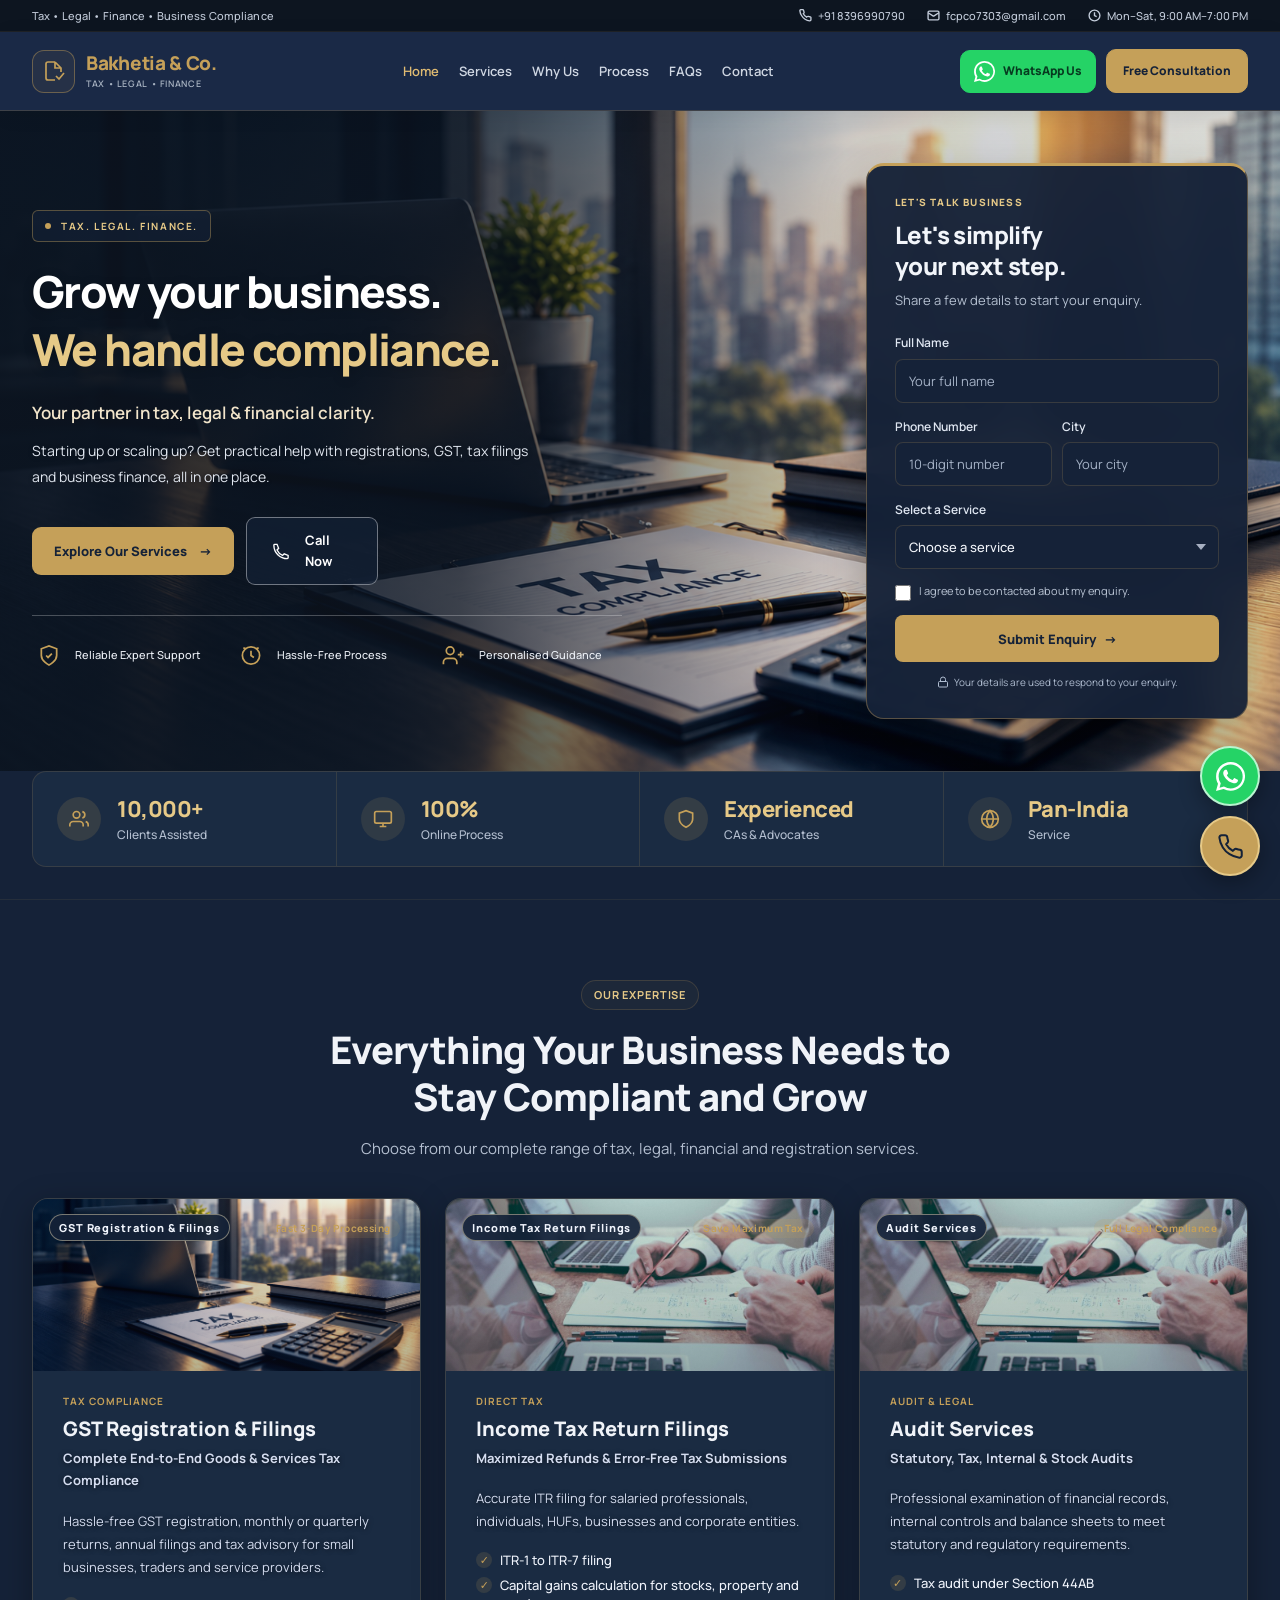
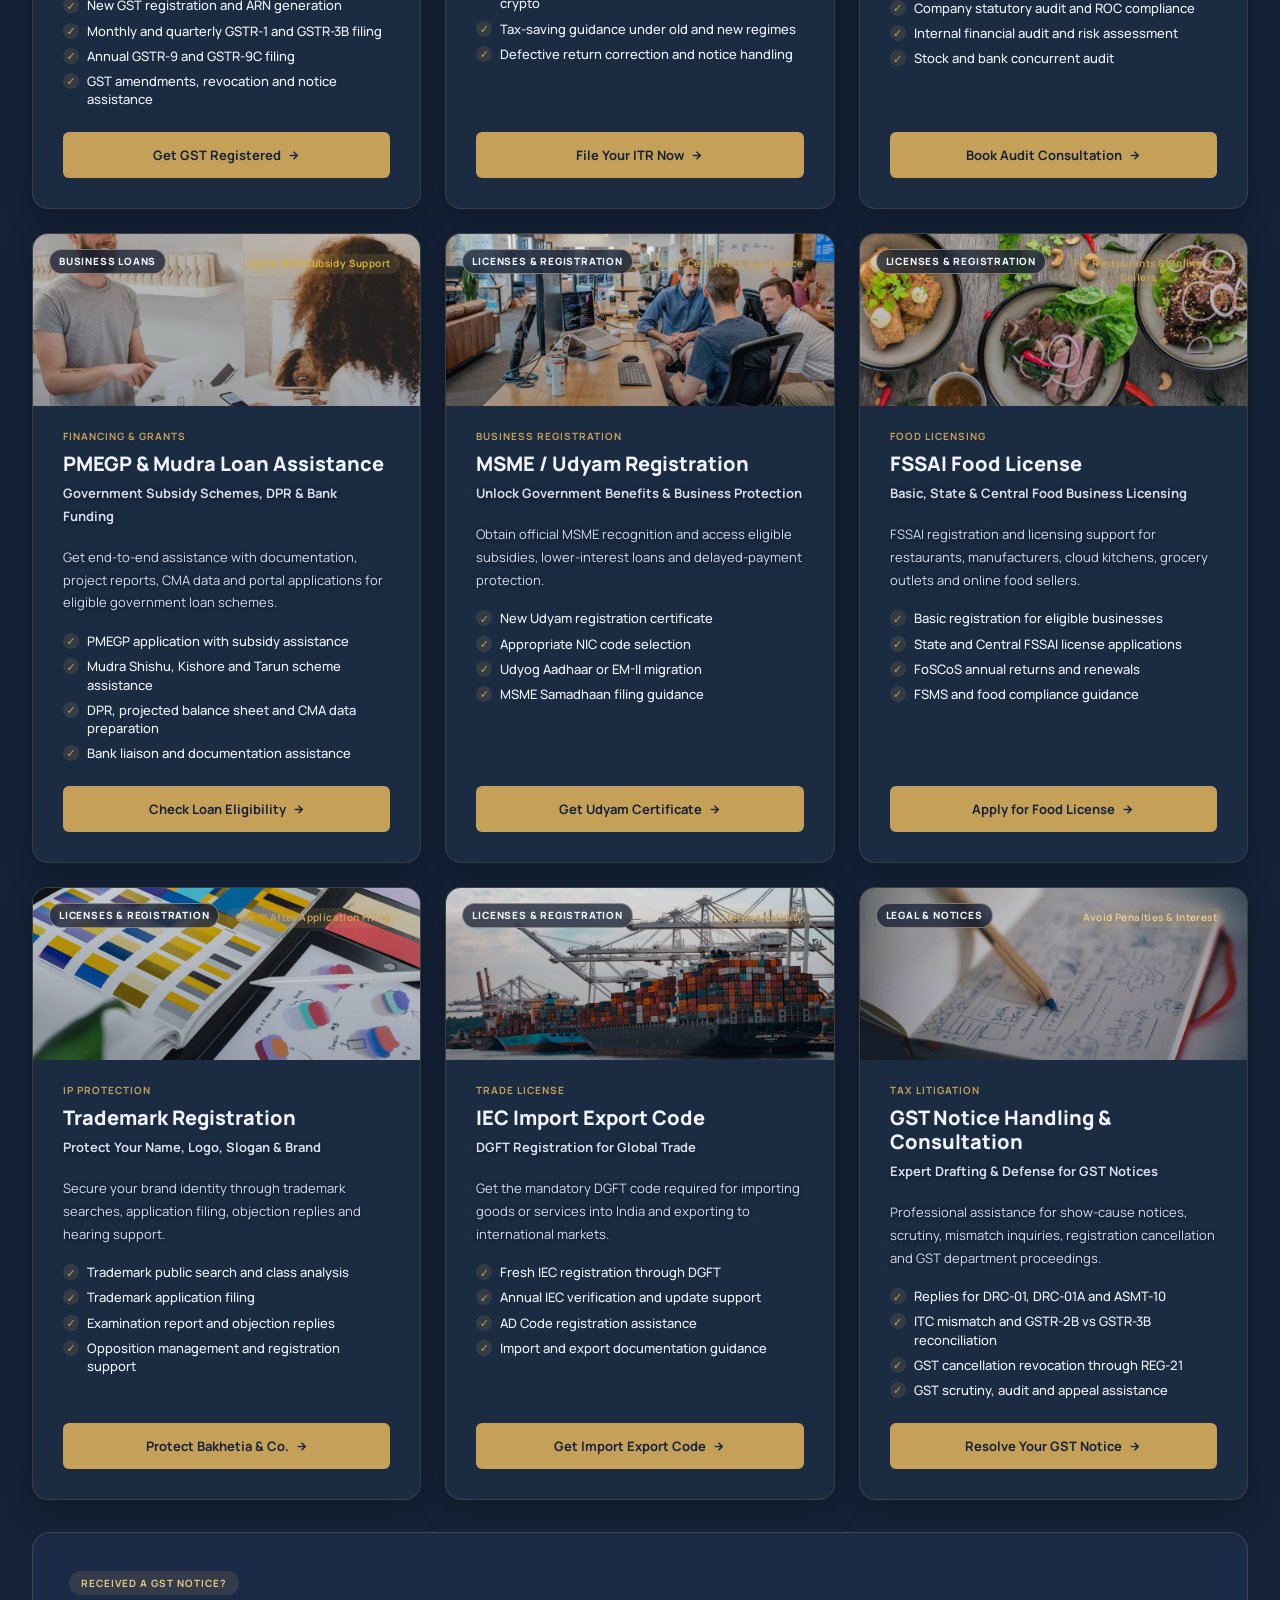
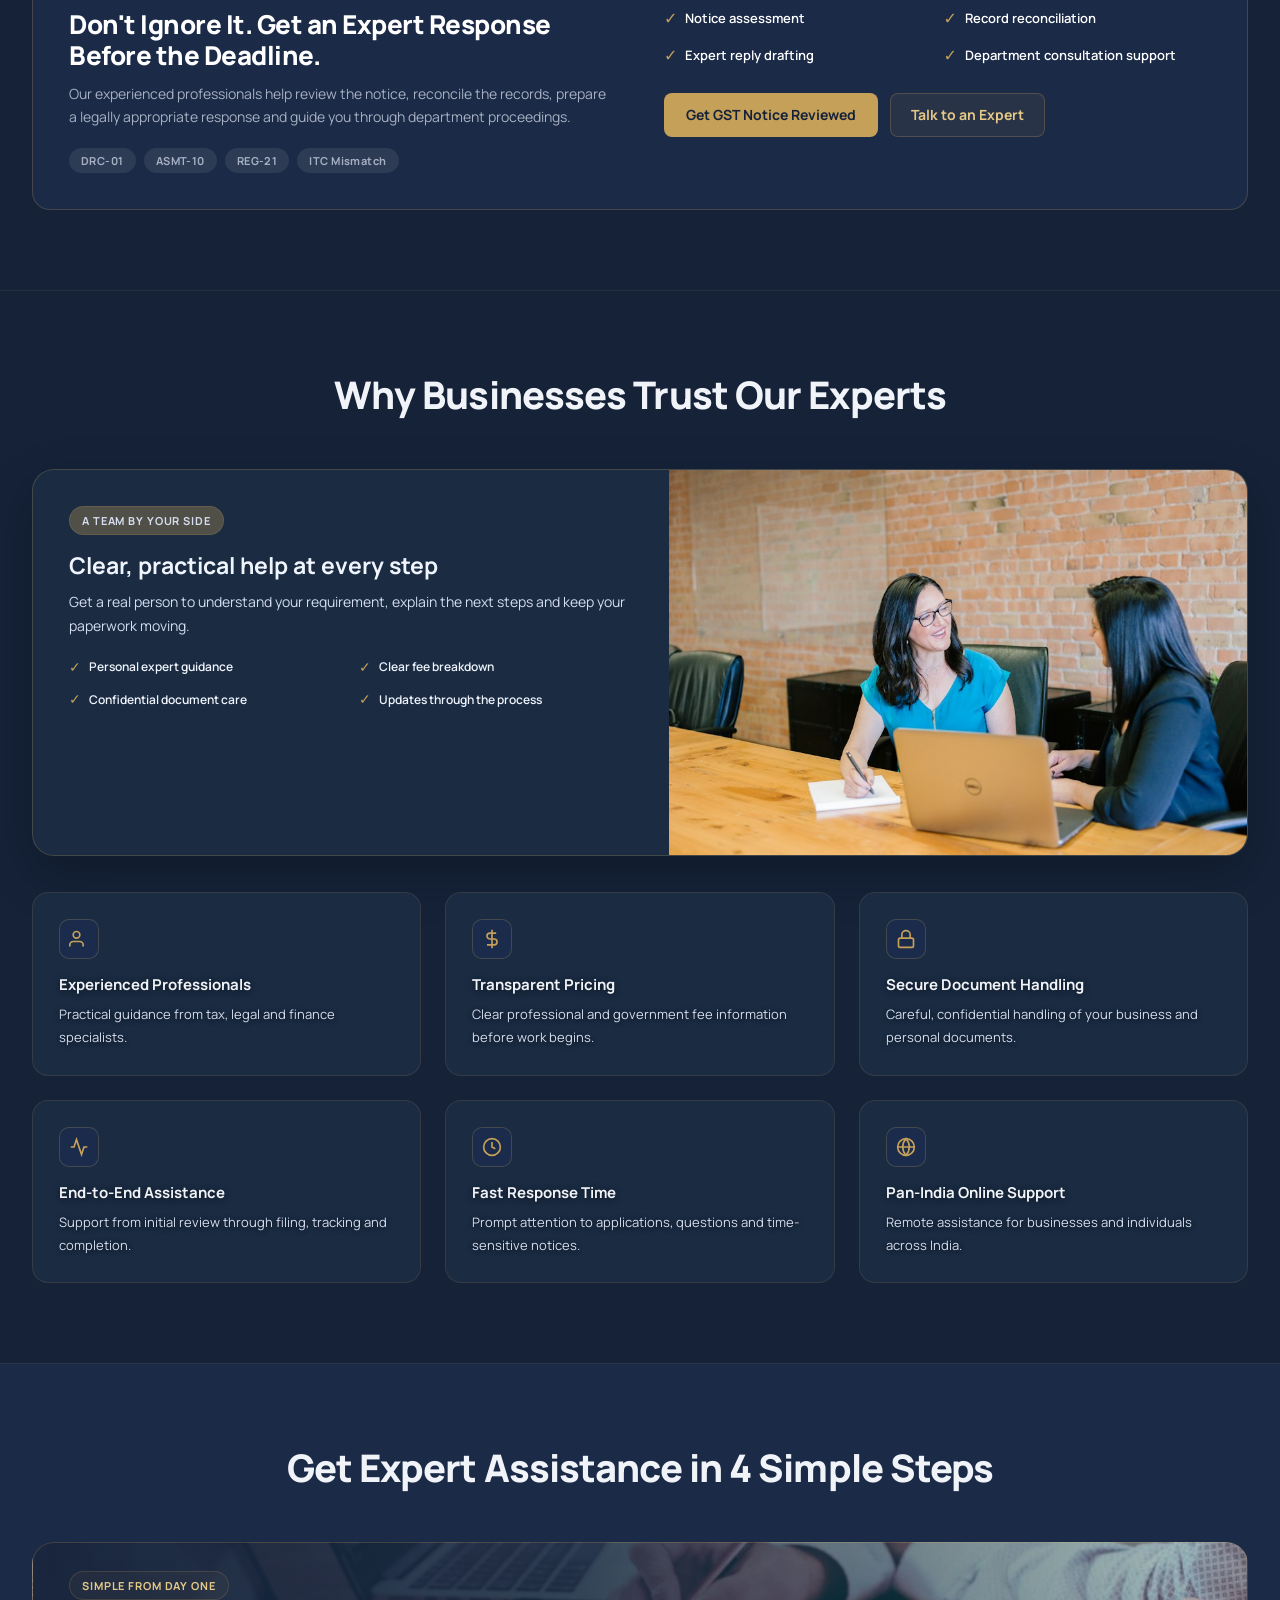
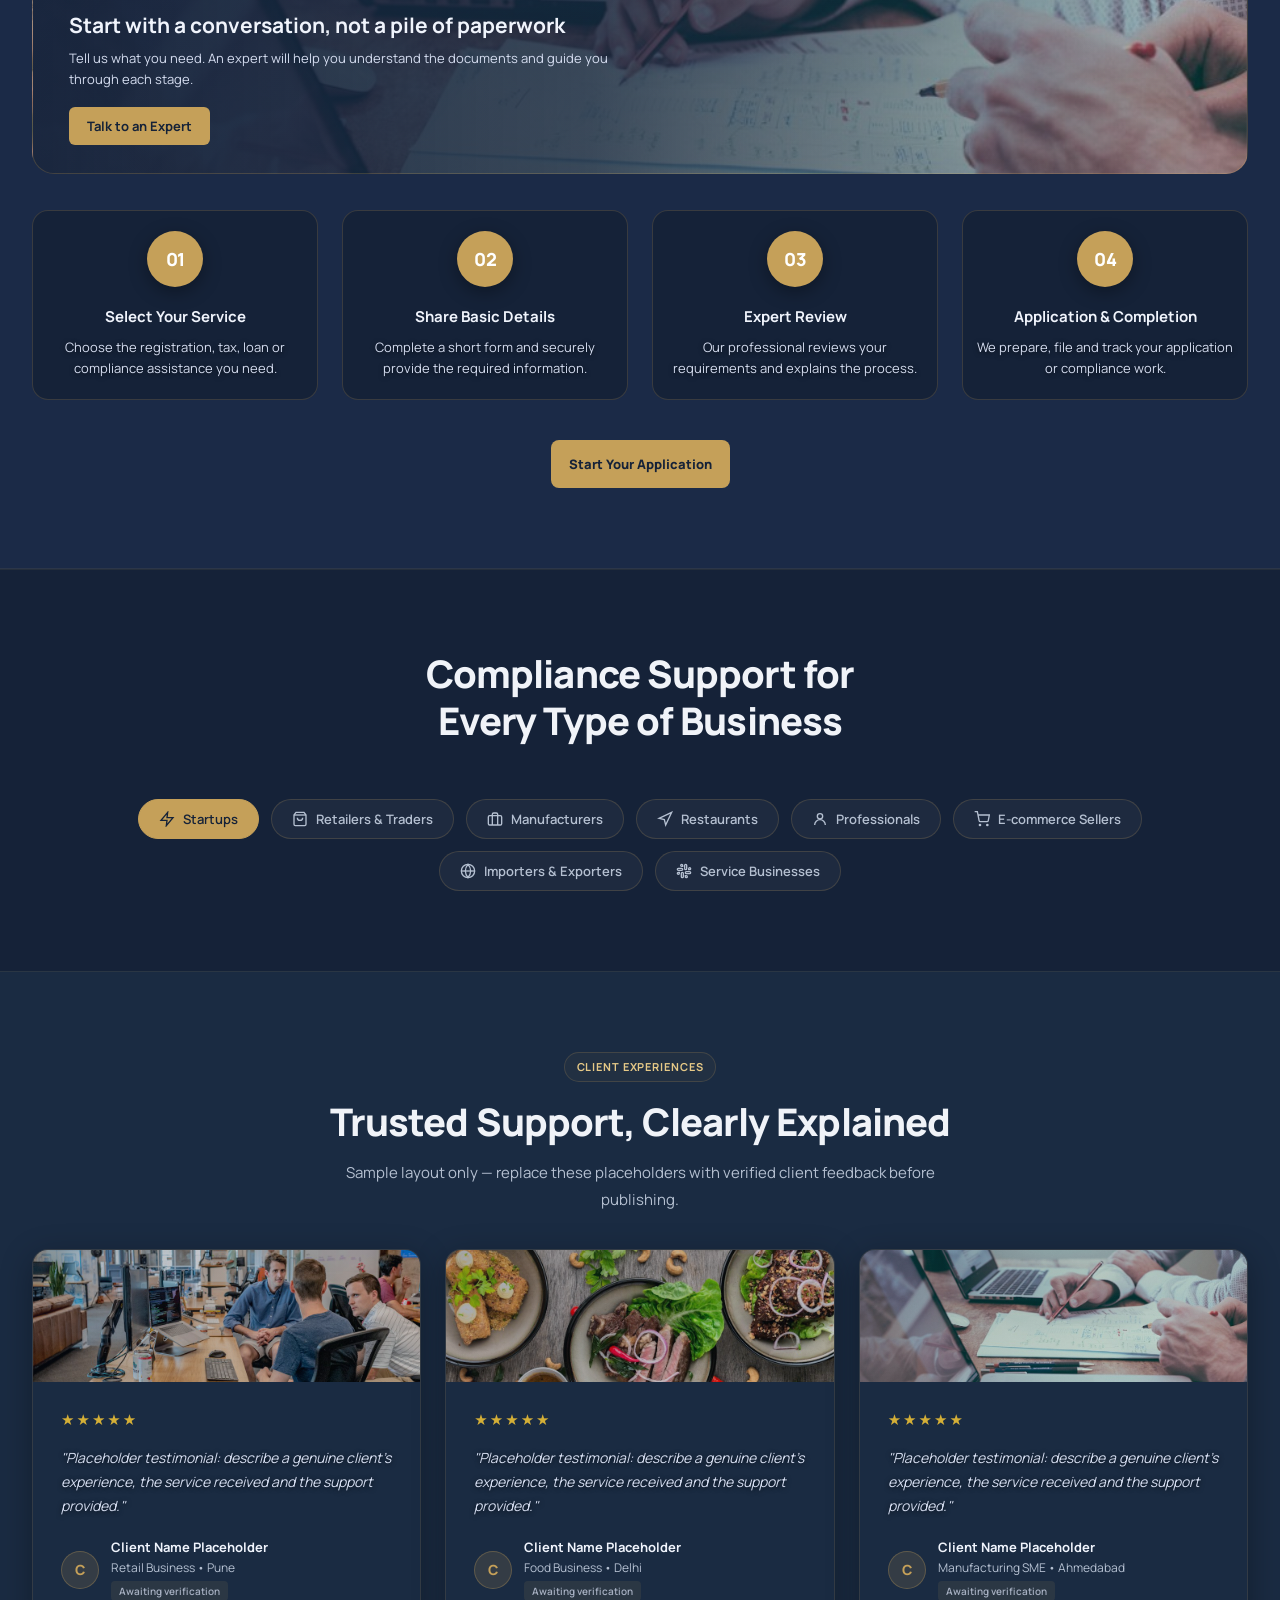
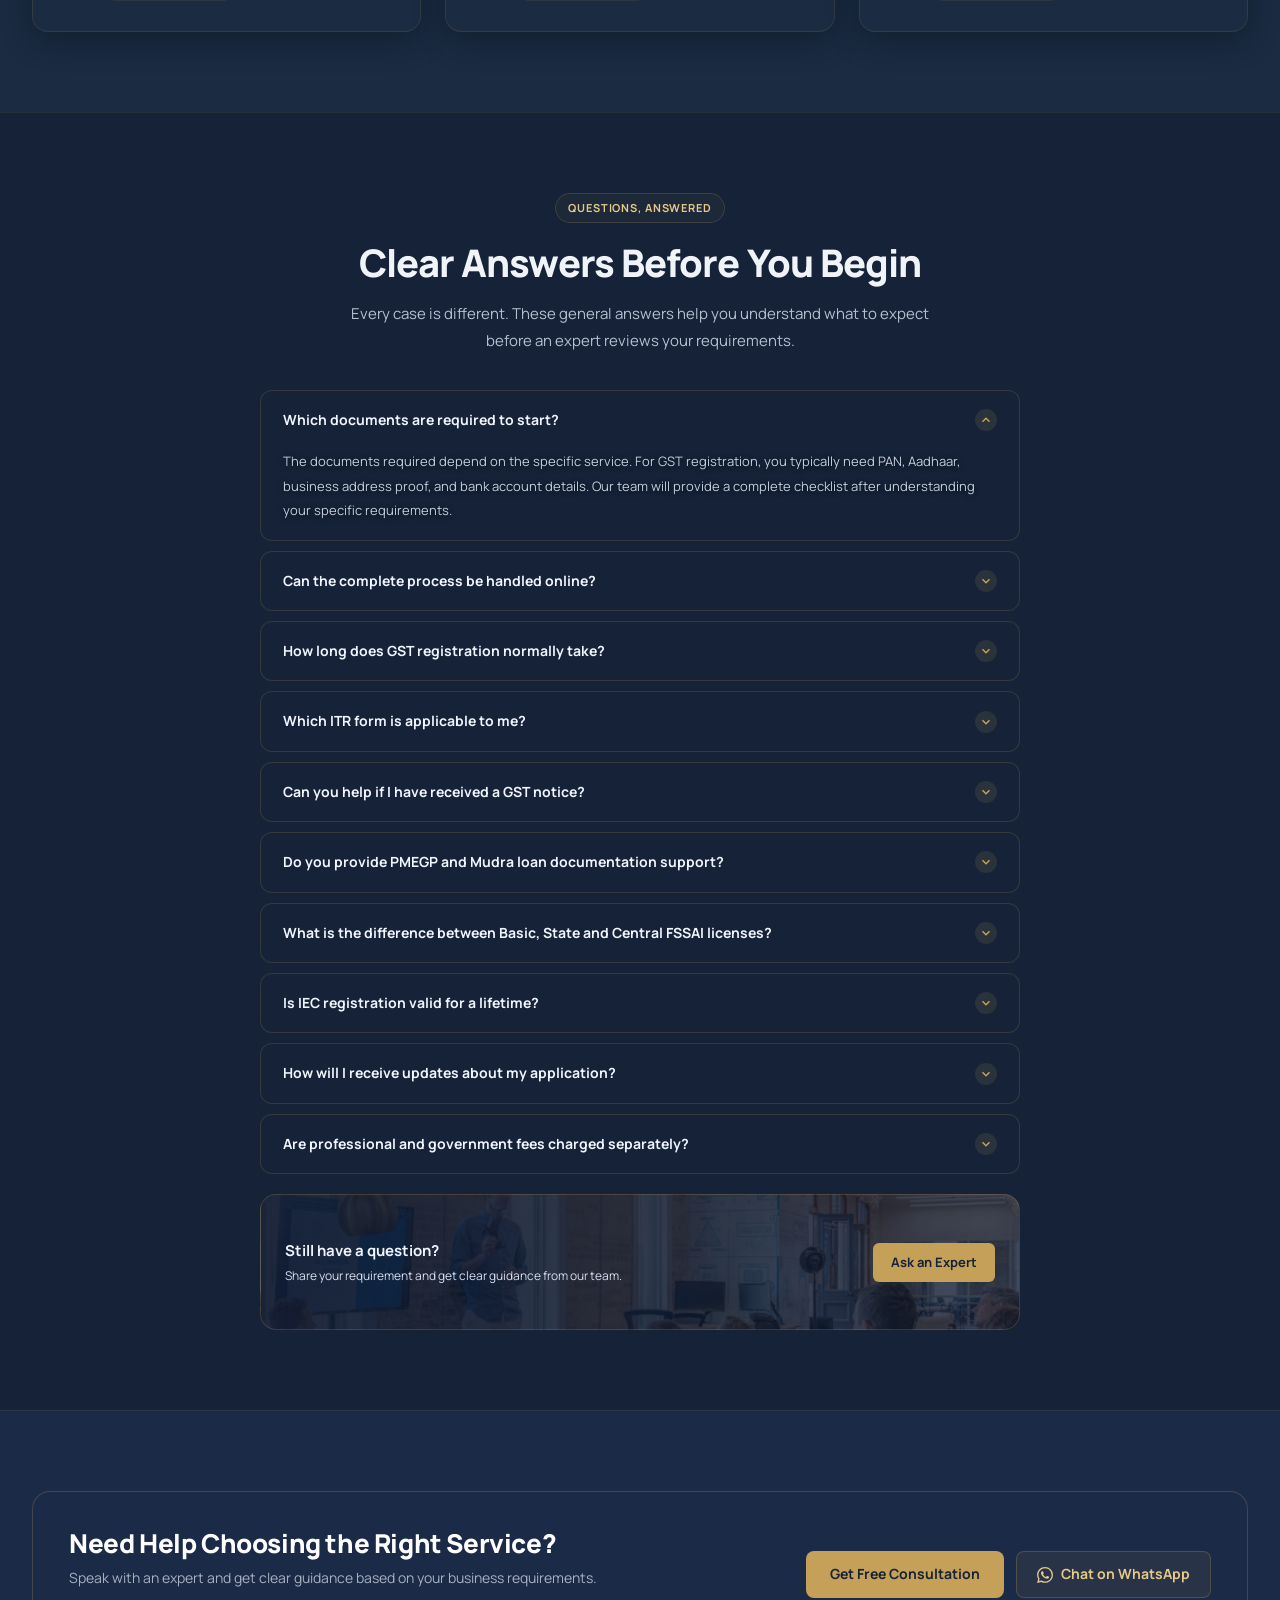
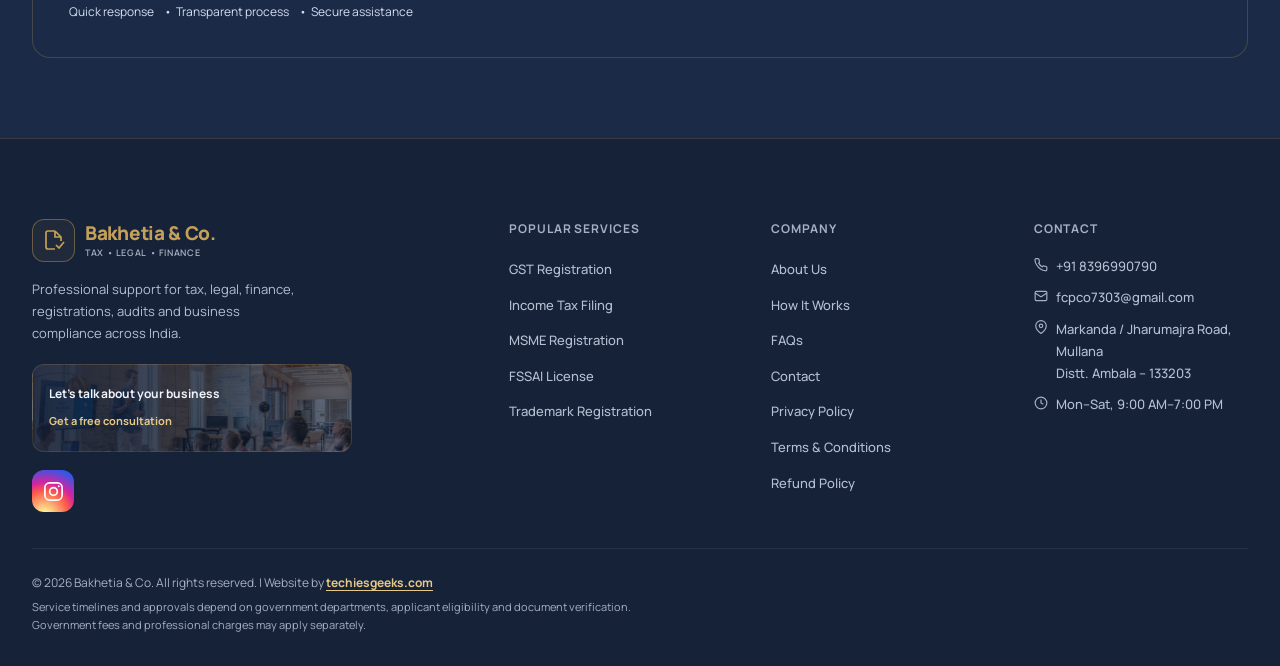
<file: index.html>
<!DOCTYPE html>
<html lang="en">
<head>
<meta charset="UTF-8">
<meta name="viewport" content="width=device-width, initial-scale=1.0">
<title>Bakhetia &amp; Co. | Tax, Legal &amp; Business Compliance</title>
<link rel="preconnect" href="https://fonts.googleapis.com">
<link rel="preconnect" href="https://fonts.gstatic.com" crossorigin>
<link href="https://fonts.googleapis.com/css2?family=Manrope:wght@400;500;600;700;800&display=swap" rel="stylesheet">
<style>
*, *::before, *::after { box-sizing: border-box; margin: 0; padding: 0; }

:root {
  /* Navy and gold */
  --primary: #C5A059;
  --primary-hover: #D8B66A;
  --navy: #1B2C50;
  --navy-raised: #24385F;
  --deep-navy: #101A30;
  --darker: #172744;

  /* Text */
  --foreground: #D5DDF0;
  --heading: #F0F4FC;
  --muted-foreground: #A7B0C2;
  --gold-subtle: #E7D7B4;

  /* Borders */
  --border: rgba(197,160,89,0.18);
  --border-solid: #3A4C70;
  --input-border: rgba(197,160,89,0.32);

  /* Accent fills */
  --accent: rgba(197,160,89,0.09);
  --soft: #1B2C50;
  --secondary: #24385F;

  /* Gold palette */
  --gold: #C5A059;
  --gold-bright: #D8B66A;
  --gold-light: #E7D7B4;
  --gold-subtle-color: #A7B0C2;
  --gold-bronze: #9C793B;

  /* Status accents */
  --success: #C5A059;
  --success-light: rgba(197,160,89,0.12);

  /* Backgrounds */
  --background: #101A30;
  --white: #ffffff;

  /* Radii */
  --radius-sm: 6px;
  --radius: 10px;
  --radius-card: 22px;
}

html { scroll-behavior: smooth; }
body {
  font-family: 'Manrope', ui-sans-serif, system-ui, sans-serif;
  color: var(--foreground);
  background: var(--deep-navy);
  line-height: 1.6;
  -webkit-font-smoothing: antialiased;
}

.site-container {
  max-width: 1328px;
  margin: 0 auto;
  padding: 0 32px;
}
.top-bar .site-container,
nav .site-container { max-width: 1720px; }
.section-space {
  padding-top: 88px;
  padding-bottom: 88px;
}
/* ── TOP BAR ── */
.top-bar {
  background: var(--darker);
  height: 30px;
  display: flex;
  align-items: center;
  border-bottom: 1px solid rgba(197,160,89,0.12);
}
.top-bar-inner {
  display: flex;
  align-items: center;
  justify-content: center;
  gap: 8px;
  width: 100%;
}
.top-bar-left {
  font-size: 14px;
  font-weight: 600;
  color: var(--gold-subtle-color);
  display: flex;
  align-items: center;
  gap: 6px;
  letter-spacing: 0.01em;
}
.top-bar-right {
  display: flex;
  align-items: center;
  gap: 28px;
}
.top-bar-right a,
.top-bar-right span {
  display: flex;
  align-items: center;
  gap: 6px;
  font-size: 14px;
  font-weight: 600;
  color: var(--muted-foreground);
  text-decoration: none;
  white-space: nowrap;
}
.top-bar-right a:hover { color: var(--gold); }

/* ── NAV ── */
nav {
  position: sticky;
  top: 0;
  z-index: 100;
  background: rgba(16,26,48,0.97);
  backdrop-filter: blur(10px);
  -webkit-backdrop-filter: blur(10px);
  border-bottom: 1px solid rgba(197,160,89,0.24);
  box-shadow: 0 8px 24px rgba(5,12,25,.14);
}
.nav-inner {
  display: grid;
  grid-template-columns: auto 1fr auto;
  align-items: center;
  min-height: 76px;
}
.nav-logo {
  display: flex;
  align-items: center;
  gap: 10px;
  text-decoration: none;
  margin-right: 40px;
}
.nav-logo-icon {
  width: 48px;
  height: 48px;
  background: var(--gold);
  border-radius: 8px;
  display: flex;
  align-items: center;
  justify-content: center;
  color: var(--deep-navy);
  font-size: 18px;
  font-weight: 800;
  flex-shrink: 0;
}
.nav-logo-text {
  display: flex;
  flex-direction: column;
  line-height: 1.1;
}
.nav-logo-name {
  font-size: 20px;
  font-weight: 800;
  color: var(--gold-light);
  letter-spacing: -0.3px;
}
.nav-logo-sub {
  font-size: 11px;
  font-weight: 600;
  color: var(--gold-subtle-color);
  letter-spacing: 0.1em;
  text-transform: uppercase;
}
.nav-links {
  display: flex;
  align-items: center;
  gap: 4px;
  list-style: none;
}
.nav-links a {
  font-size: 14px;
  font-weight: 600;
  color: var(--muted-foreground);
  text-decoration: none;
  padding: 9px 12px;
  border-radius: var(--radius-sm);
  transition: color .15s, background .15s, box-shadow .15s;
  white-space: nowrap;
}
.nav-links a:hover { color: var(--gold-light); background: rgba(197,160,89,0.1); box-shadow: inset 0 -2px var(--gold); }
.nav-actions {
  display: flex;
  align-items: center;
  gap: 10px;
}
.nav-cta,
.nav-apply {
  font-family: 'Manrope', sans-serif;
  font-size: 14px;
  font-weight: 700;
  border: 1px solid var(--gold);
  padding: 10px 20px;
  border-radius: 8px;
  cursor: pointer;
  text-decoration: none;
  transition: background .15s, color .15s, border-color .15s;
  white-space: nowrap;
}
.nav-cta {
  color: var(--deep-navy);
  background: var(--gold);
  font-size: 14px;
  padding: 10px 18px;
  border-radius: 8px;
}
.nav-cta:hover { background: var(--gold-bright); border-color: var(--gold-bright); }
.nav-apply {
  color: var(--gold-light);
  background: rgba(197,160,89,.08);
}
.nav-apply:hover { background: rgba(197,160,89,.18); }
.hero-actions .nav-apply {
  color: var(--deep-navy);
  background: #fff;
  border-color: #fff;
}
.hero-actions .nav-apply:hover {
  background: #f1f3f6;
  border-color: #f1f3f6;
}
.hero-actions .hero-call-button { display: inline-flex; align-items: center; gap: 8px; }
.hero-call-icon {
  position: relative;
  display: inline-flex;
  width: 24px;
  height: 24px;
  flex: 0 0 24px;
}
.hero-call-icon::before {
  content: "";
  position: absolute;
  inset: 0;
  border: 2px solid rgba(37,211,102,.6);
  border-radius: 50%;
  pointer-events: none;
  animation: contact-logo-wave 1.8s ease-out infinite;
}
.hero-call-icon svg { position: relative; z-index: 1; }
#callback { display: none; }
#callback.is-open {
  position: fixed;
  inset: 0;
  z-index: 1000;
  display: grid;
  place-items: center;
  overflow-y: auto;
  padding: 24px;
  background: rgba(7,12,24,.78);
  backdrop-filter: blur(6px);
}
#callback.is-open .hero-form-card {
  position: relative;
  width: min(820px, 100%);
  max-height: calc(100vh - 48px);
  overflow-y: auto;
  margin: 0;
  padding: 42px;
  animation: callback-slide-in .7s cubic-bezier(.2,.65,.25,1) both;
}
@keyframes callback-slide-in {
  from { opacity: 0; transform: translateX(-72px); }
  to { opacity: 1; transform: translateX(0); }
}
#callback.is-open .hero-form-card > h3,
#callback.is-open .hero-form-card > .form-subtitle,
#callback.is-open #heroForm > * {
  animation: callback-content-in .55s ease-out both;
}
#callback.is-open .hero-form-card > h3,
#callback.is-open #heroForm > :nth-child(odd) { --content-offset: -28px; }
#callback.is-open .hero-form-card > .form-subtitle,
#callback.is-open #heroForm > :nth-child(even) { --content-offset: 28px; }
#callback.is-open .hero-form-card > h3 { animation-delay: .12s; }
#callback.is-open .hero-form-card > .form-subtitle { animation-delay: .2s; }
#callback.is-open #heroForm > :nth-child(1) { animation-delay: .2s; }
#callback.is-open #heroForm > :nth-child(2) { animation-delay: .28s; }
#callback.is-open #heroForm > :nth-child(3) { animation-delay: .36s; }
#callback.is-open #heroForm > :nth-child(4) { animation-delay: .44s; }
#callback.is-open #heroForm > :nth-child(5) { animation-delay: .52s; }
#callback.is-open #heroForm > :nth-child(6) { animation-delay: .6s; }
@keyframes callback-content-in {
  from { opacity: 0; transform: translateX(var(--content-offset, 0)); }
  to { opacity: 1; transform: translateX(0); }
}
@media (prefers-reduced-motion: reduce) {
  #callback.is-open .hero-form-card,
  #callback.is-open .hero-form-card > h3,
  #callback.is-open .hero-form-card > .form-subtitle,
  #callback.is-open #heroForm > * { animation: none; }
}
.callback-close {
  display: none;
  position: absolute;
  top: 12px;
  right: 14px;
  width: 36px;
  height: 36px;
  border: 1px solid rgba(231,215,180,.4);
  border-radius: 50%;
  background: rgba(16,26,48,.75);
  color: var(--gold-light);
  font: inherit;
  font-size: 24px;
  line-height: 1;
  cursor: pointer;
}
#callback.is-open .callback-close { display: grid; place-items: center; }
.callback-close:hover { background: var(--navy-raised); }
body.callback-open { overflow: hidden; }

/* ── HERO ── */
.hero {
  position: relative;
  isolation: isolate;
  min-height: 650px;
  display: flex;
  align-items: flex-start;
  background-color: var(--deep-navy);
  padding-top: 36px;
  padding-bottom: 36px;
  border-bottom: 1px solid rgba(197,160,89,0.15);
}
.hero::before,
.hero::after {
  content: "";
  position: absolute;
  inset: 0;
  pointer-events: none;
}
.hero::before {
  z-index: -1;
  background: url('./assets/hero-accounting-office.png') center 56% / cover no-repeat;
  filter: brightness(1.08);
}
.hero::after {
  z-index: 0;
  background: linear-gradient(90deg, rgba(12,25,48,.68) 0%, rgba(12,25,48,.56) 34%, rgba(12,25,48,.34) 53%, rgba(12,25,48,.1) 76%, transparent 92%);
}
.hero-grid {
  display: grid;
  grid-template-columns: minmax(0, 1.1fr) minmax(320px, .8fr);
  align-items: center;
  gap: clamp(28px, 5vw, 76px);
}
.hero > .site-container { width: 100%; max-width: 1720px; }
.hero > .site-container { position: relative; z-index: 1; }
.hero-grid { width: 100%; }
.hero-copy {
  position: relative;
  z-index: 1;
  width: min(100%, 760px);
  margin-right: auto;
  justify-self: start;
  text-align: left;
}
.hero-desc { margin-right: auto; }
.hero-trust { justify-content: flex-start; }
.hero-visual-icons {
  display: none;
}
.hero-visual-icons span {
  width: 116px;
  height: 118px;
  border: 1.5px solid rgba(255,255,255,.78);
  border-radius: 15px;
  color: #fff;
  display: flex;
  flex-direction: column;
  align-items: center;
  justify-content: center;
  gap: 3px;
  font-size: 19px;
  font-weight: 700;
  background: rgba(36,56,95,.22);
  text-shadow: 0 2px 8px rgba(0,0,0,.3);
}
.hero-visual-icons span:nth-child(2), .hero-visual-icons span:nth-child(4) { transform: translateY(56px); }
.hero-visual-icons svg { width: 54px; height: 54px; stroke: currentColor; fill: none; stroke-width: 1.6; }
.hero h1 {
  max-width: 820px;
  font-size: clamp(34px, 3.2vw, 48px);
  font-weight: 800;
  color: #ffffff;
  line-height: 1.08;
  letter-spacing: -2px;
  margin-bottom: 16px;
  text-shadow: 0 2px 12px rgba(0,0,0,.38);
  animation: hero-drop-in .75s cubic-bezier(.2,.65,.25,1) both;
}
.hero h1 .hl { color: var(--gold); }
.hero-subheading {
  color: var(--gold-light);
  font-size: clamp(15px, 1.25vw, 18px);
  line-height: 1.45;
  font-weight: 700;
  margin-bottom: 16px;
  text-shadow: 0 1px 7px rgba(0,0,0,.42);
  animation: hero-left-in .75s .16s cubic-bezier(.2,.65,.25,1) both;
}
.hero-desc {
  width: 100%;
  max-width: 760px;
  font-size: 14px;
  font-weight: 400;
  color: #F0F4FC;
  line-height: 1.75;
  margin-bottom: 26px;
  text-shadow: 0 1px 6px rgba(0,0,0,.48);
  animation: hero-left-in .75s .28s cubic-bezier(.2,.65,.25,1) both;
}
.hero-trust {
  display: flex;
  flex-wrap: wrap;
  width: fit-content;
  max-width: min(100%, 760px);
  margin-top: 32px;
}
.hero-trust-item {
  display: flex;
  align-items: center;
  min-width: 0;
  max-width: 260px;
  flex: 0 1 auto;
  gap: 10px;
  min-height: 54px;
  padding: 4px 12px;
  color: #F0F4FC;
  font-size: 12px;
  line-height: 1.4;
  font-weight: 700;
  border-right: 1px solid rgba(231,215,180,.38);
  overflow-wrap: break-word;
  animation: hero-left-in .7s .4s cubic-bezier(.2,.65,.25,1) both;
}
.hero-trust-item:nth-child(2) { animation-delay: .5s; }
.hero-trust-item:nth-child(3) { animation-delay: .6s; }
.hero-trust-item:first-child { padding-left: 0; }
.hero-trust-item:last-child { border-right: 0; padding-right: 0; }
.hero-actions {
  display: flex;
  align-items: center;
  gap: 14px;
  flex-wrap: wrap;
  margin-top: 28px;
  animation: hero-left-in .75s .68s cubic-bezier(.2,.65,.25,1) both;
}
.hero .hero-form-card {
  position: relative;
  z-index: 1;
  width: 100%;
  max-width: 400px;
  justify-self: end;
  margin: 0;
  padding: 20px 22px;
  border-color: rgba(231,215,180,.55);
  background: rgba(16,26,48,.78);
  box-shadow: 0 20px 55px rgba(5,12,25,.32), inset 0 1px rgba(255,255,255,.12);
  backdrop-filter: blur(5px);
  -webkit-backdrop-filter: blur(5px);
  animation: hero-right-in .8s .18s cubic-bezier(.2,.65,.25,1) both;
}
.hero .hero-form-card h3 { font-size: 20px; }
.hero .hero-form-card .form-subtitle { margin-bottom: 10px; }
.hero .hero-form-card .form-group { margin-bottom: 8px; }
.hero .hero-form-card .form-group label { font-size: 12px; margin-bottom: 3px; }
.hero .hero-form-card .form-group input,
.hero .hero-form-card .form-group select { height: 40px; font-size: 13px; }
.hero .form-row { grid-template-columns: repeat(2, minmax(0, 1fr)); gap: 10px; }
.hero .form-checkbox { gap: 8px; margin-bottom: 9px; }
.hero .form-checkbox label { font-size: 11px; }
.hero .btn-form-submit { height: 42px; }
.hero .hero-form-card .form-secure { margin-top: 7px; font-size: 10px; }
.hero .hero-form-card .form-secure { display: flex; }
.hero-trust-item svg {
  width: 34px;
  height: 34px;
  flex: 0 0 34px;
  color: var(--gold);
  stroke: currentColor;
  fill: none;
  stroke-width: 1.8;
}
.hero-cta {
  display: flex;
  align-items: center;
  gap: 12px;
  flex-wrap: wrap;
  margin-bottom: 20px;
}
.btn-hero-primary {
  font-size: 14px;
  font-weight: 700;
  color: var(--deep-navy);
  background: var(--gold);
  border: none;
  padding: 12px 18px;
  border-radius: 9px;
  cursor: pointer;
  text-decoration: none;
  display: inline-flex;
  align-items: center;
  gap: 8px;
  transition: background .15s, transform .15s, box-shadow .15s;
  font-family: 'Manrope', sans-serif;
  box-shadow: 0 8px 22px rgba(0,0,0,.2);
}
.btn-hero-primary:hover { background: var(--gold-bright); transform: translateY(-2px); box-shadow: 0 11px 26px rgba(0,0,0,.26); }
.btn-hero-call {
  font-size: 14px;
  font-weight: 700;
  color: var(--gold-light);
  background: rgba(16,26,48,.38);
  border: 1.5px solid rgba(231,215,180,0.58);
  padding: 10px 16px;
  border-radius: 9px;
  cursor: pointer;
  text-decoration: none;
  display: inline-flex;
  align-items: center;
  gap: 8px;
  transition: border-color .15s, background .15s, transform .15s;
  font-family: 'Manrope', sans-serif;
}
.btn-hero-call:hover { border-color: var(--gold); background: rgba(197,160,89,0.14); transform: translateY(-2px); }
.btn-hero-call svg {
  width: 24px;
  height: 24px;
  flex: 0 0 24px;
  animation: contact-green-glow 1.6s ease-in-out infinite;
}
.hero-fine {
  font-size: 12px;
  color: var(--gold-subtle-color);
  font-weight: 500;
}

/* Hero Form Card */
.hero-form-card {
  background: linear-gradient(145deg, var(--navy), var(--navy-raised));
  border: 1px solid rgba(197,160,89,0.3);
  border-radius: 18px;
  padding: 26px 28px;
  box-shadow: 0 24px 72px rgba(0,0,0,.48), 0 0 0 1px rgba(197,160,89,0.08);
  margin-top: -30px;
  backdrop-filter: blur(8px);
}
.hero-form-card .form-secure { display: none; }
.hero-form-card h3 {
  font-size: 20px;
  font-weight: 800;
  color: #F0F4FC;
  margin-bottom: 4px;
}
.hero-form-card .form-subtitle {
  font-size: 14px;
  color: #D5DDF0;
  margin-bottom: 18px;
  font-weight: 400;
}
.form-group {
  margin-bottom: 12px;
}
.form-group label {
  display: block;
  font-size: 14px;
  font-weight: 600;
  color: rgba(255,255,255,0.9);
  margin-bottom: 5px;
}
.form-group input,
.form-group select {
  width: 100%;
  height: 44px;
  padding: 0 13px;
  border: 1.5px solid rgba(231,215,180,0.34);
  border-radius: 8px;
  font-size: 14px;
  font-family: 'Manrope', sans-serif;
  font-weight: 500;
  color: #F0F4FC;
  background: rgba(27,44,80,0.9);
  outline: none;
  transition: border-color .15s;
  appearance: none;
  -webkit-appearance: none;
}
.form-group select option { background: #1B2C50; color: #F0F4FC; }
.form-group input:focus,
.form-group select:focus { border-color: var(--gold); }
.form-group input::placeholder { color: rgba(213,223,243,0.72); font-weight: 400; }
.select-wrap {
  position: relative;
}
.select-wrap::after {
  content: '';
  position: absolute;
  right: 13px;
  top: 50%;
  transform: translateY(-50%);
  width: 0;
  height: 0;
  border-left: 5px solid transparent;
  border-right: 5px solid transparent;
  border-top: 6px solid var(--gold-subtle-color);
  pointer-events: none;
}
.form-row { display: grid; grid-template-columns: 1fr 1fr; gap: 12px; }
.form-checkbox {
  display: flex;
  align-items: flex-start;
  gap: 10px;
  margin-bottom: 14px;
}
.form-checkbox input[type="checkbox"] {
  width: 16px;
  height: 16px;
  flex-shrink: 0;
  margin-top: 2px;
  accent-color: var(--gold);
  cursor: pointer;
}
.form-checkbox label {
  font-size: 12px;
  color: #D5DDF0;
  font-weight: 400;
  cursor: pointer;
  line-height: 1.5;
}
.btn-form-submit {
  position: relative;
  width: 100%;
  height: 44px;
  background: var(--gold);
  color: var(--deep-navy);
  font-size: 14px;
  font-weight: 700;
  font-family: 'Manrope', sans-serif;
  border: none;
  border-radius: 8px;
  cursor: pointer;
  display: flex;
  align-items: center;
  justify-content: center;
  gap: 8px;
  transition: background .15s;
}
.btn-form-call-icon {
  position: relative;
  display: inline-flex;
  align-items: center;
  justify-content: center;
  width: 24px;
  height: 24px;
}
.btn-form-call-icon::before {
  content: "";
  position: absolute;
  inset: 0;
  border: 2px solid rgba(37,211,102,.6);
  border-radius: 50%;
  pointer-events: none;
  animation: contact-logo-wave 1.8s ease-out infinite;
}
.btn-form-call-icon svg {
  position: relative;
  z-index: 1;
}
.btn-form-submit:hover { background: var(--gold-bright); }
.form-secure {
  font-size: 11px;
  color: var(--gold-subtle-color);
  text-align: center;
  margin-top: 10px;
  display: flex;
  align-items: center;
  justify-content: center;
  gap: 5px;
}
.form-error {
  font-size: 12px;
  color: var(--gold-light);
  margin-top: 4px;
  display: none;
}

/* ── STATS STRIP ── */
.stats-strip-wrap {
  margin-top: -56px;
  position: relative;
  z-index: 10;
}
.stats-strip {
  display: grid;
  grid-template-columns: repeat(4, 1fr);
  background: var(--navy);
  border: 1px solid rgba(197,160,89,0.22);
  border-radius: var(--radius-card);
  box-shadow: 0 16px 48px rgba(0,0,0,0.4);
  overflow: hidden;
}
.stat-item {
  padding: 24px 28px;
  border-right: 1px solid rgba(197,160,89,0.15);
  display: flex;
  align-items: center;
  gap: 16px;
  background-color: var(--navy-raised);
}
.stat-item:last-child { border-right: none; }
.stat-icon-wrap {
  width: 44px;
  height: 44px;
  border-radius: 50%;
  display: flex;
  align-items: center;
  justify-content: center;
  flex-shrink: 0;
}
.stat-icon-blue { background: rgba(197,160,89,0.15); color: var(--gold); }
.stat-icon-green { background: var(--success-light); color: var(--success); }
.stat-icon-navy { background: rgba(197,160,89,0.1); color: var(--gold); }
.stat-num {
  font-size: 24px;
  font-weight: 800;
  color: var(--gold-light);
  letter-spacing: -0.5px;
  line-height: 1;
  margin-bottom: 3px;
}
.stat-label {
  font-size: 12px;
  font-weight: 500;
  color: #D5DDF0;
  line-height: 1.3;
}
.stat-num { color: #F0F4FC; }

/* ── SECTION HEADERS ── */
.section-tag {
  display: inline-flex;
  align-items: center;
  gap: 6px;
  background: rgba(197,160,89,0.15);
  color: var(--gold);
  border: 1px solid rgba(197,160,89,0.3);
  font-size: 11px;
  font-weight: 700;
  letter-spacing: 0.08em;
  text-transform: uppercase;
  padding: 4px 12px;
  border-radius: 100px;
  margin-bottom: 14px;
}
.section-title {
  font-size: 36px;
  font-weight: 800;
  color: var(--gold-light);
  line-height: 1.15;
  letter-spacing: -0.8px;
  margin-bottom: 12px;
}
.section-desc {
  font-size: 15px;
  color: var(--muted-foreground);
  line-height: 1.65;
  max-width: 560px;
  font-weight: 400;
}
.section-header-center {
  text-align: center;
  display: flex;
  flex-direction: column;
  align-items: center;
}
.section-header-center .section-desc { text-align: center; }

/* ── SERVICES ── */
.services-filter {
  display: flex;
  justify-content: center;
  gap: 8px;
  flex-wrap: wrap;
  margin: 32px 0 40px;
}
.filter-btn {
  font-size: 13px;
  font-weight: 600;
  font-family: 'Manrope', sans-serif;
  color: var(--muted-foreground);
  background: rgba(255,255,255,0.05);
  border: 1.5px solid rgba(197,160,89,0.15);
  padding: 8px 18px;
  border-radius: 100px;
  cursor: pointer;
  transition: all .15s;
}
.filter-btn.active, .filter-btn:hover {
  color: var(--deep-navy);
  background: var(--gold);
  border-color: var(--gold);
}
.services-grid {
  display: grid;
  grid-template-columns: repeat(3, 1fr);
  gap: 22px;
}
.service-card {
  isolation: isolate;
  overflow: hidden;
  background: var(--deep-navy);
  border: 1px solid rgba(197,160,89,0.2);
  border-radius: var(--radius-card);
  padding: 194px 30px 30px;
  box-shadow: 0 8px 32px rgba(0,0,0,0.3);
  transition: transform .2s, box-shadow .2s, border-color .2s;
  position: relative;
  display: flex;
  flex-direction: column;
}
.service-photo {
  position: absolute;
  z-index: 0;
  inset: 0 0 auto;
  height: 172px;
  overflow: hidden;
  background-color: var(--navy-raised);
  background-image: var(--service-image, linear-gradient(135deg, var(--navy-raised), var(--deep-navy)));
  background-size: cover;
  background-position: center;
}
.service-photo::after {
  content: '';
  position: absolute;
  inset: 0;
  background: linear-gradient(180deg, rgba(16,26,48,.08), rgba(16,26,48,.3));
  pointer-events: none;
}
.service-card:nth-child(1) .service-photo { --service-image: url('./assets/service-gst.jpg'); }
.service-card:nth-child(2) .service-photo { --service-image: url('./assets/service-income-tax.jpg'); }
.service-card:nth-child(3) .service-photo { --service-image: url('./assets/service-audit.jpg'); }
.service-card:nth-child(4) .service-photo { --service-image: url('./assets/service-loan.jpg'); }
.service-card:nth-child(5) .service-photo { --service-image: url('./assets/service-msme.jpg'); }
.service-card:nth-child(6) .service-photo { --service-image: url('./assets/service-food.jpg'); }
.service-card:nth-child(7) .service-photo { --service-image: url('./assets/service-trademark.jpg'); }
.service-card:nth-child(8) .service-photo { --service-image: url('./assets/service-trade.jpg'); }
.service-card:nth-child(9) .service-photo { --service-image: url('./assets/service-notice.jpg'); }
.service-photo-label {
  position: absolute;
  z-index: 1;
  top: 15px;
  left: 16px;
  padding: 5px 9px;
  border: 1px solid rgba(231,215,180,.48);
  border-radius: 100px;
  background: rgba(16,26,48,.72);
  color: #F0F4FC;
  font-size: 10px;
  font-weight: 800;
  letter-spacing: .08em;
  line-height: 1.25;
  max-width: 48%;
  text-transform: uppercase;
  backdrop-filter: blur(6px);
}
.service-badge { max-width: 46%; text-align: center; line-height: 1.35; }
.service-card > :not(.service-photo) {
  position: relative;
  z-index: 1;
}
.service-card > .service-badge { position: absolute; z-index: 2; }
.service-card:hover {
  transform: translateY(-3px);
  box-shadow: 0 16px 48px rgba(0,0,0,0.4);
  border-color: rgba(197,160,89,0.45);
}
.service-card.hidden { display: none; }
.service-badge {
  position: absolute;
  z-index: 2;
  top: 20px;
  right: 20px;
  font-size: 10px;
  font-weight: 700;
  padding: 3px 10px;
  border-radius: 100px;
  letter-spacing: 0.04em;
}
.badge-green { background: var(--success-light); color: var(--success); }
.badge-blue { background: rgba(197,160,89,0.15); color: var(--gold); }
.badge-orange { background: rgba(197,160,89,0.15); color: var(--gold-bright); }
.badge-red { background: var(--success-light); color: var(--gold-light); }
.svc-eyebrow {
  font-size: 10px;
  font-weight: 700;
  text-transform: uppercase;
  letter-spacing: 0.1em;
  color: var(--gold);
  margin-bottom: 8px;
}
.service-card h3 {
  font-size: 20px;
  font-weight: 800;
  color: #F0F4FC;
  line-height: 1.2;
  margin-bottom: 6px;
}
.svc-subtitle {
  font-size: 13px;
  font-weight: 600;
  color: #D5DDF0;
  text-shadow: 0 1px 6px rgba(0,0,0,.65);
  margin-bottom: 12px;
  line-height: 1.4;
}
.service-card > p {
  font-size: 13px;
  color: #D5DDF0;
  line-height: 1.65;
  margin-bottom: 18px;
  text-shadow: 0 1px 5px rgba(0,0,0,.55);
}
.service-card > p.svc-subtitle { color: #D5DDF0; font-weight: 700; }
.svc-bullets {
  list-style: none;
  display: flex;
  flex-direction: column;
  gap: 7px;
  margin-bottom: 24px;
  flex: 1;
}
.svc-bullets li {
  display: flex;
  align-items: flex-start;
  gap: 8px;
  font-size: 13px;
  color: #F0F4FC;
  font-weight: 500;
  line-height: 1.4;
}
.svc-bullets li::before {
  content: '✓';
  width: 16px;
  height: 16px;
  border-radius: 50%;
  background: rgba(197,160,89,0.15);
  flex-shrink: 0;
  margin-top: 1px;
  display: flex;
  align-items: center;
  justify-content: center;
  color: var(--gold);
  font-size: 11px;
  font-weight: 800;
}
.svc-actions {
  display: flex;
  align-items: center;
  gap: 12px;
  flex-wrap: wrap;
}
.btn-svc-primary {
  font-size: 13px;
  font-weight: 700;
  color: var(--deep-navy);
  background: var(--gold);
  border: none;
  padding: 9px 18px;
  border-radius: var(--radius-sm);
  cursor: pointer;
  text-decoration: none;
  font-family: 'Manrope', sans-serif;
  display: inline-flex;
  align-items: center;
  gap: 6px;
  transition: background .15s;
}
.btn-svc-primary:hover { background: var(--gold-bright); }
.btn-svc-secondary {
  font-size: 13px;
  font-weight: 600;
  color: var(--gold-light);
  text-decoration: none;
  display: inline-flex;
  align-items: center;
  gap: 4px;
  transition: color .15s;
}
.btn-svc-secondary:hover { color: var(--gold); }

/* ── GST NOTICE BANNER ── */
.gst-notice-banner {
  background:
    linear-gradient(100deg, rgba(16,26,48,.96), rgba(16,26,48,.84)),
    url('./assets/service-notice.jpg') center / cover;
  border-radius: var(--radius-card);
  padding: 48px 56px;
  display: grid;
  grid-template-columns: 1fr 1fr;
  gap: 48px;
  align-items: center;
  margin-top: 32px;
}
.gst-notice-tag {
  display: inline-block;
  font-size: 10px;
  font-weight: 700;
  letter-spacing: 0.1em;
  text-transform: uppercase;
  color: var(--gold-light);
  background: rgba(197,160,89,0.15);
  padding: 4px 12px;
  border-radius: 100px;
  margin-bottom: 14px;
}
.gst-notice-banner h2 {
  font-size: 26px;
  font-weight: 800;
  color: var(--white);
  line-height: 1.2;
  letter-spacing: -0.5px;
  margin-bottom: 10px;
}
.gst-notice-banner > div:first-child > p {
  font-size: 14px;
  color: #A7B0C2;
  line-height: 1.65;
}
.gst-notice-features {
  display: grid;
  grid-template-columns: 1fr 1fr;
  gap: 12px;
  margin-bottom: 24px;
}
.gst-notice-feat {
  display: flex;
  align-items: center;
  gap: 8px;
  font-size: 13px;
  font-weight: 600;
  color: var(--white);
}
.gst-notice-feat .chk { color: var(--success); font-size: 16px; }
.gst-notice-actions {
  display: flex;
  align-items: center;
  gap: 12px;
  flex-wrap: wrap;
}
.btn-notice-primary {
  font-size: 14px;
  font-weight: 700;
  color: var(--deep-navy);
  background: var(--gold);
  border: none;
  padding: 11px 22px;
  border-radius: 8px;
  cursor: pointer;
  text-decoration: none;
  font-family: 'Manrope', sans-serif;
  transition: background .15s;
}
.btn-notice-primary:hover { background: var(--gold-bright); }
.btn-notice-secondary {
  font-size: 14px;
  font-weight: 700;
  color: var(--gold-light);
  background: rgba(197,160,89,0.08);
  border: 1.5px solid rgba(197,160,89,0.25);
  padding: 10px 20px;
  border-radius: 8px;
  cursor: pointer;
  text-decoration: none;
  font-family: 'Manrope', sans-serif;
  transition: background .15s;
}
.btn-notice-secondary:hover { background: rgba(197,160,89,0.16); }
.gst-drc-chips {
  display: flex;
  gap: 8px;
  flex-wrap: wrap;
  margin-top: 20px;
}
.drc-chip {
  font-size: 11px;
  font-weight: 700;
  padding: 4px 12px;
  border-radius: 100px;
  background: rgba(255,255,255,0.08);
  color: #A7B0C2;
  letter-spacing: 0.04em;
}

/* ── WHY US ── */
.why-grid {
  display: grid;
  grid-template-columns: repeat(3, 1fr);
  gap: 36px 48px;
  margin-top: 56px;
}
.trust-feature {
  position: relative;
  min-height: 290px;
  overflow: hidden;
  margin: 38px 0 32px;
  border: 1px solid rgba(197,160,89,.24);
  border-radius: var(--radius-card);
  background: var(--navy);
  box-shadow: 0 18px 50px rgba(0,0,0,.24);
}
.trust-feature::after {
  content: '';
  position: absolute;
  inset: 0;
  background: transparent;
}
.trust-feature-copy {
  position: relative;
  z-index: 1;
  width: min(620px, 68%);
  padding: 38px;
}
.trust-feature-copy h3 {
  margin: 0 0 10px;
  color: #F0F4FC;
  font-size: 23px;
  line-height: 1.25;
}
.trust-feature-copy > p {
  margin-bottom: 18px;
  color: #D5DDF0;
  font-size: 14px;
  line-height: 1.7;
}
.trust-feature-points {
  display: grid;
  grid-template-columns: 1fr 1fr;
  gap: 10px 16px;
  list-style: none;
}
.trust-feature-points li {
  display: flex;
  align-items: center;
  gap: 8px;
  color: #F0F4FC;
  font-size: 12px;
  font-weight: 600;
}
.trust-feature-points li::before {
  content: '✓';
  color: var(--gold);
  font-size: 14px;
  font-weight: 800;
}
.trust-feature-copy .section-tag {
  color: #D5DDF0;
  background: rgba(197,160,89,.32);
}
.why-icon {
  width: 40px;
  height: 40px;
  border-radius: 10px;
  background: rgba(197,160,89,0.15);
  display: flex;
  align-items: center;
  justify-content: center;
  margin-bottom: 14px;
  color: var(--gold);
  border: 1px solid rgba(197,160,89,0.25);
}
.why-item {
  position: relative;
  isolation: isolate;
  overflow: hidden;
  min-height: 168px;
  padding: 22px;
  border: 1px solid rgba(197,160,89,.16);
  border-radius: 16px;
  background: var(--deep-navy);
  transition: transform .2s, border-color .2s;
}
.why-item .why-icon { background: rgba(27,44,80,.72); }
.why-item h3 { color: #F0F4FC; text-shadow: 0 1px 6px rgba(0,0,0,.55); }
.why-item p { color: #D5DDF0; text-shadow: 0 1px 5px rgba(0,0,0,.65); }
.process-step {
  isolation: isolate;
  overflow: hidden;
  min-height: 168px;
  justify-content: flex-start;
  padding: 20px 14px;
  border: 1px solid rgba(197,160,89,.2);
  border-radius: 16px;
  background: var(--deep-navy);
  transition: transform .2s, border-color .2s;
}
.process-step:hover { transform: translateY(-3px); border-color: rgba(197,160,89,.48); }
.process-step > * { position: relative; z-index: 1; }
.process-step .process-num { box-shadow: 0 5px 18px rgba(0,0,0,.34); }
.process-step p { color: #D5DDF0; text-shadow: 0 1px 5px rgba(0,0,0,.6); }
.process-grid::before { display: none; }
.testi-card {
  position: relative;
  isolation: isolate;
  overflow: hidden;
  background: var(--deep-navy);
}
.testi-card::before,
.testi-card::after {
  content: '';
  position: absolute;
  z-index: 0;
  inset: 0 0 auto;
  height: 132px;
  pointer-events: none;
}
.testi-card::before {
  background-image: var(--card-photo);
  background-size: cover;
  background-position: center;
  transition: transform .4s ease;
}
.testi-card::after { background: linear-gradient(145deg, rgba(16,26,48,.3), rgba(16,26,48,.12)); }
.testi-card:nth-child(1) { --card-photo: url('./assets/service-msme.jpg'); }
.testi-card:nth-child(2) { --card-photo: url('./assets/service-food.jpg'); }
.testi-card:nth-child(3) { --card-photo: url('./assets/service-audit.jpg'); }
.testi-card:hover::before { transform: scale(1.045); }
.testi-card > * { position: relative; z-index: 1; }
.testi-text { color: #D5DDF0; text-shadow: 0 1px 5px rgba(0,0,0,.55); }
.why-item:hover { transform: translateY(-3px); border-color: rgba(197,160,89,.4); }
.why-item h3 {
  font-size: 15px;
  font-weight: 700;
  color: #F0F4FC;
  margin-bottom: 6px;
}
.why-item p {
  font-size: 13px;
  color: #D5DDF0;
  line-height: 1.65;
  text-shadow: 0 1px 5px rgba(0,0,0,.65);
}

/* ── PROCESS ── */
.process-section { background: var(--darker); border-top: 1px solid rgba(197,160,89,0.1); border-bottom: 1px solid rgba(197,160,89,0.1); }
.process-grid {
  display: grid;
  grid-template-columns: repeat(4, 1fr);
  gap: 24px;
  margin-top: 52px;
  position: relative;
}
.process-highlight {
  position: relative;
  min-height: 230px;
  overflow: hidden;
  margin-top: 36px;
  border: 1px solid rgba(197,160,89,.23);
  border-radius: var(--radius-card);
  background:
    linear-gradient(90deg, rgba(16,26,48,.96), rgba(16,26,48,.58)),
    url('./assets/process-step.jpg') center / cover;
}
.process-highlight::after {
  content: '';
  position: absolute;
  inset: 0;
  background: linear-gradient(90deg, rgba(27,44,80,.16), rgba(27,44,80,.04));
}
.process-highlight-copy {
  position: relative;
  z-index: 1;
  width: min(660px, 72%);
  padding: 28px 36px;
}
.process-highlight-copy .section-tag { margin-bottom: 12px; }
.process-highlight-copy h3 {
  margin-bottom: 8px;
  color: #F0F4FC;
  font-size: 21px;
  line-height: 1.3;
}
.process-highlight-copy p {
  margin-bottom: 16px;
  color: #D5DDF0;
  font-size: 13px;
  line-height: 1.65;
}
.process-grid::before {
  content: '';
  position: absolute;
  top: 28px;
  left: calc(12.5% + 28px);
  right: calc(12.5% + 28px);
  height: 2px;
  background: rgba(197,160,89,0.25);
  z-index: 0;
}
.process-step {
  display: flex;
  flex-direction: column;
  align-items: center;
  text-align: center;
  position: relative;
  z-index: 1;
}
.process-num {
  width: 56px;
  height: 56px;
  border-radius: 50%;
  background: var(--primary);
  border: none;
  display: flex;
  align-items: center;
  justify-content: center;
  font-size: 18px;
  font-weight: 800;
  color: var(--white);
  margin-bottom: 18px;
  letter-spacing: -0.5px;
}
.process-step h3 {
  font-size: 15px;
  font-weight: 700;
  color: #F0F4FC;
  margin-bottom: 8px;
}
.process-step p {
  font-size: 13px;
  color: #D5DDF0;
  line-height: 1.6;
}
.process-cta {
  text-align: center;
  margin-top: 40px;
}

/* ── BUSINESS TYPES ── */
.biz-types-row {
  display: flex;
  gap: 12px;
  flex-wrap: wrap;
  justify-content: center;
  margin-top: 40px;
}
.biz-type-chip {
  display: flex;
  align-items: center;
  gap: 8px;
  padding: 10px 20px;
  background: rgba(255,255,255,0.04);
  border: 1.5px solid rgba(197,160,89,0.2);
  border-radius: 100px;
  font-size: 13px;
  font-weight: 600;
  font-family: 'Manrope', sans-serif;
  color: var(--muted-foreground);
  cursor: pointer;
  transition: all .15s;
}
.biz-type-chip:hover, .biz-type-chip.active {
  color: var(--deep-navy);
  background: var(--gold);
  border-color: var(--gold);
}
.biz-type-chip svg { flex-shrink: 0; }

/* ── TESTIMONIALS ── */
.testimonials-section { background: var(--soft); border-top: 1px solid rgba(197,160,89,0.1); }
.testimonials-grid {
  display: grid;
  grid-template-columns: repeat(3, 1fr);
  gap: 22px;
  margin-top: 48px;
}
.testi-card {
  background: var(--navy);
  border: 1px solid rgba(197,160,89,0.2);
  border-radius: var(--radius-card);
  padding: 158px 28px 28px;
  box-shadow: 0 8px 32px rgba(0,0,0,0.3);
}
.testi-stars { color: var(--gold-bright); font-size: 15px; margin-bottom: 14px; letter-spacing: 2px; }
.testi-text {
  font-size: 14px;
  color: var(--muted-foreground);
  line-height: 1.7;
  margin-bottom: 20px;
  font-style: italic;
}
.testi-author {
  display: flex;
  align-items: center;
  gap: 12px;
}
.testi-avatar {
  width: 38px;
  height: 38px;
  border-radius: 50%;
  background: rgba(197,160,89,0.15);
  display: flex;
  align-items: center;
  justify-content: center;
  font-size: 14px;
  font-weight: 800;
  color: var(--gold);
  flex-shrink: 0;
  border: 1px solid rgba(197,160,89,0.3);
}
.testi-name {
  font-size: 13px;
  font-weight: 700;
  color: #F0F4FC;
}
.testi-role {
  font-size: 12px;
  color: var(--muted-foreground);
}
.testi-badge {
  font-size: 10px;
  font-weight: 600;
  color: var(--gold-subtle-color);
  background: rgba(197,160,89,0.1);
  padding: 2px 8px;
  border-radius: 4px;
  margin-top: 4px;
  display: inline-block;
}
.why-item p,
.process-step p,
.testi-card .testi-text,
.faq-a-inner {
  color: #D5DDF0;
  text-shadow: 0 1px 5px rgba(0,0,0,.65);
}

/* ── FAQ ── */
.faq-section { background: var(--deep-navy); }
.faq-list {
  margin-top: 48px;
  display: flex;
  flex-direction: column;
  gap: 10px;
  max-width: 760px;
  margin-left: auto;
  margin-right: auto;
}
.faq-item {
  position: relative;
  isolation: isolate;
  background: var(--deep-navy);
  border: 1px solid rgba(197,160,89,0.18);
  border-radius: 12px;
  overflow: hidden;
}
.faq-q {
  display: flex;
  align-items: center;
  justify-content: space-between;
  gap: 16px;
  padding: 18px 22px;
  cursor: pointer;
  font-size: 14px;
  font-weight: 700;
  color: #F0F4FC;
  user-select: none;
  transition: background .15s;
}
.faq-q:hover { background: rgba(197,160,89,0.08); }
.faq-chevron {
  width: 22px;
  height: 22px;
  border-radius: 50%;
  background: rgba(197,160,89,0.12);
  display: flex;
  align-items: center;
  justify-content: center;
  flex-shrink: 0;
  color: var(--gold);
  transition: transform .25s;
}
.faq-item.open .faq-chevron { transform: rotate(180deg); }
.faq-a {
  max-height: 0;
  overflow: hidden;
  transition: max-height .3s ease, padding .3s;
  padding: 0 22px;
}
.faq-a-inner {
  font-size: 13px;
  color: var(--muted-foreground);
  line-height: 1.7;
  padding-bottom: 18px;
}
.faq-item.open .faq-a { max-height: 400px; }
.faq-help {
  position: relative;
  display: flex;
  align-items: center;
  gap: 20px;
  overflow: hidden;
  max-width: 760px;
  min-height: 136px;
  margin: 20px auto 0;
  padding: 18px 24px;
  border: 1px solid rgba(197,160,89,.22);
  border-radius: 16px;
  background:
    linear-gradient(100deg, rgba(16,26,48,.94), rgba(16,26,48,.78)),
    url('./assets/contact-advisor.jpg') center / cover;
}
.faq-help > div,
.faq-help > a { position: relative; z-index: 1; }
.faq-help > div { flex: 1; }
.faq-help h3 { color: #F0F4FC; font-size: 15px; margin-bottom: 4px; }
.faq-help p { color: #D5DDF0; font-size: 12px; line-height: 1.5; }
.faq-help .btn-svc-primary { white-space: nowrap; }

/* ── BOTTOM CTA ── */
.bottom-cta {
  background:
    linear-gradient(100deg, rgba(16,26,48,.9), rgba(16,26,48,.68)),
    url('./assets/contact-advisor.jpg') center / cover;
  border-radius: var(--radius-card);
  padding: 48px 56px;
  display: grid;
  grid-template-columns: 1fr auto;
  gap: 40px;
  align-items: center;
}
.bottom-cta h2 {
  font-size: 26px;
  font-weight: 800;
  color: var(--white);
  line-height: 1.2;
  letter-spacing: -0.4px;
  margin-bottom: 8px;
}
.bottom-cta p {
  font-size: 14px;
  color: #A7B0C2;
  margin-bottom: 12px;
}
.bottom-cta-meta {
  font-size: 12px;
  color: #D5DDF0;
  display: flex;
  gap: 10px;
  flex-wrap: wrap;
}
.bottom-cta-meta span::before { content: '•'; margin-right: 4px; }
.bottom-cta-meta span:first-child::before { display: none; }
.bottom-cta-actions {
  display: flex;
  align-items: center;
  gap: 12px;
  flex-wrap: wrap;
  flex-shrink: 0;
}
.btn-cta-filled {
  font-size: 14px;
  font-weight: 700;
  color: var(--deep-navy);
  background: var(--gold);
  border: none;
  padding: 12px 24px;
  border-radius: 8px;
  cursor: pointer;
  text-decoration: none;
  font-family: 'Manrope', sans-serif;
  transition: background .15s;
  white-space: nowrap;
}
.btn-cta-filled:hover { background: var(--gold-bright); }
.btn-cta-wa {
  font-size: 14px;
  font-weight: 700;
  color: var(--gold-light);
  background: rgba(197,160,89,0.08);
  border: 1.5px solid rgba(197,160,89,0.25);
  padding: 11px 20px;
  border-radius: 8px;
  cursor: pointer;
  text-decoration: none;
  font-family: 'Manrope', sans-serif;
  transition: background .15s;
  display: flex;
  align-items: center;
  gap: 8px;
  white-space: nowrap;
}
.btn-cta-wa:hover { background: rgba(197,160,89,0.16); }

/* ── FOOTER ── */
footer {
  background: var(--darker);
  border-top: 1px solid rgba(197,160,89,0.15);
  padding-top: 64px;
  padding-bottom: 40px;
}
.footer-grid {
  display: grid;
  grid-template-columns: 2fr 1fr 1fr 1fr;
  gap: 48px;
  padding-bottom: 48px;
  border-bottom: 1px solid rgba(255,255,255,0.07);
  margin-bottom: 32px;
}
.footer-logo {
  display: flex;
  align-items: center;
  gap: 10px;
  text-decoration: none;
  margin-bottom: 16px;
}
.footer-brand-desc {
  font-size: 13px;
  color: var(--muted-foreground);
  line-height: 1.7;
  max-width: 280px;
  margin-bottom: 20px;
}
.footer-contact-feature {
  position: relative;
  display: flex;
  flex-direction: column;
  align-items: flex-start;
  justify-content: center;
  gap: 4px;
  overflow: hidden;
  max-width: 320px;
  min-height: 88px;
  margin: 0 0 18px;
  padding: 14px 16px;
  border: 1px solid rgba(197,160,89,.2);
  border-radius: 12px;
  background:
    linear-gradient(100deg, rgba(16,26,48,.9), rgba(16,26,48,.65)),
    url('./assets/contact-advisor.jpg') center / cover;
}
.footer-contact-feature strong {
  position: relative;
  z-index: 1;
  display: block;
  margin-bottom: 4px;
  color: #F0F4FC;
  font-size: 12px;
}
.footer-contact-feature a {
  position: relative;
  z-index: 1;
  color: var(--gold-light);
  font-size: 11px;
  font-weight: 700;
  text-decoration: none;
}
.footer-contact-feature a:hover { color: var(--gold-bright); }
.footer-social {
  display: flex;
  gap: 8px;
}
.social-btn {
  width: 32px;
  height: 32px;
  border-radius: 8px;
  background: rgba(197,160,89,0.1);
  border: 1px solid rgba(197,160,89,0.2);
  display: flex;
  align-items: center;
  justify-content: center;
  color: var(--gold-subtle-color);
  text-decoration: none;
  font-size: 13px;
  font-weight: 700;
  transition: background .15s, color .15s;
}
.social-btn:hover { background: var(--gold); color: var(--deep-navy); border-color: var(--gold); }
.footer-col h4 {
  font-size: 12px;
  font-weight: 700;
  color: var(--gold-subtle-color);
  text-transform: uppercase;
  letter-spacing: 0.08em;
  margin-bottom: 18px;
}
.footer-col ul {
  list-style: none;
  display: flex;
  flex-direction: column;
  gap: 10px;
}
.footer-col ul li a {
  font-size: 13px;
  color: var(--muted-foreground);
  text-decoration: none;
  font-weight: 500;
  transition: color .15s;
}
.footer-col ul li a:hover { color: var(--gold); }
.footer-col .contact-item {
  display: flex;
  align-items: flex-start;
  gap: 8px;
  font-size: 13px;
  color: var(--muted-foreground);
  font-weight: 500;
}
.footer-col .contact-item svg { color: var(--gold-subtle-color); flex-shrink: 0; margin-top: 2px; }
.footer-bottom {
  display: flex;
  align-items: flex-start;
  justify-content: space-between;
  flex-wrap: wrap;
  gap: 12px;
}
.footer-copyright {
  font-size: 12px;
  color: #A7B0C2;
  line-height: 1.6;
  max-width: 640px;
}

/* Keep navigation destinations anchored below the sticky header. */
#services,
#why-us,
.process-section,
.faq-section,
footer {
  position: relative;
  isolation: isolate;
  scroll-margin-top: 78px;
}
#services { background-color: var(--deep-navy); }
#why-us,
.faq-section { background-color: var(--deep-navy); }
.process-section,
footer { background-color: var(--darker); }
/* ── FLOATING BUTTONS ── */
.float-btns {
  position: fixed;
  top: auto;
  bottom: 24px;
  right: 20px;
  display: flex;
  flex-direction: column;
  align-items: flex-end;
  gap: 10px;
  z-index: 999;
}
.float-btn {
  position: relative;
  display: flex;
  align-items: center;
  justify-content: flex-start;
  gap: 8px;
  width: 62px;
  height: 62px;
  padding: 0 12px;
  box-sizing: border-box;
  overflow: hidden;
  border-radius: 100px;
  font-size: 13px;
  font-weight: 700;
  font-family: 'Manrope', sans-serif;
  text-decoration: none;
  box-shadow: 0 8px 24px rgba(0,0,0,.32);
  transition: width .35s ease, height .2s ease, transform .15s, box-shadow .15s;
}
.float-btn::before {
  content: "";
  position: absolute;
  z-index: 0;
  left: 13px;
  top: 13px;
  width: 36px;
  height: 36px;
  border: 2px solid rgba(37,211,102,.55);
  border-radius: 50%;
  pointer-events: none;
  animation: contact-logo-wave 1.8s ease-out infinite;
}
.float-btn.is-expanded { width: 160px; height: 52px; padding: 0 14px; }
.float-btn.is-expanded::before {
  left: 14px;
  top: 14px;
  width: 24px;
  height: 24px;
}
.float-btn.is-expanded svg { width: 15px; height: 15px; flex-basis: 15px; }
.float-btn svg { flex: 0 0 38px; }
.float-btn svg { position: relative; z-index: 1; }
.float-wa svg { animation: contact-green-glow 1.6s ease-in-out infinite; }
.float-wa:not(.is-expanded) svg { transform: translateY(3px); }
.float-label {
  max-width: 0;
  opacity: 0;
  white-space: nowrap;
  overflow: hidden;
  transition: max-width .4s ease, opacity .25s ease;
}
.float-btn.is-expanded .float-label { max-width: 120px; opacity: 1; }
.float-btn:hover { transform: translateY(-2px); }
.float-btn.is-expanded:hover { box-shadow: 0 6px 20px rgba(0,0,0,0.28); }
.float-wa {
  background: #25D366;
  color: var(--deep-navy);
  border: 2px solid rgba(255,255,255,.9);
  animation: whatsapp-button-glow 1.6s ease-in-out infinite;
}
.float-wa.is-expanded { background: #fff; border-color: var(--gold); }
@media (prefers-reduced-motion: reduce) {
  .float-btn,
  .float-label { transition: none; }
  .hero h1,
  .hero-subheading,
  .hero-desc,
  .hero-trust-item,
  .hero-actions,
  .hero .hero-form-card { animation: none; }
  .float-btn::before,
  .btn-form-call-icon::before,
  .hero-call-icon::before,
  .float-wa,
  .float-wa svg,
  .btn-hero-call svg { animation: none; }
}
@keyframes contact-logo-wave {
  0% { transform: scale(.8); opacity: .8; }
  100% { transform: scale(1.75); opacity: 0; }
}
@keyframes contact-green-glow {
  0%, 100% { filter: drop-shadow(0 0 2px rgba(37,211,102,.45)) drop-shadow(0 0 5px rgba(37,211,102,.2)); }
  50% { filter: drop-shadow(0 0 6px rgba(37,211,102,1)) drop-shadow(0 0 13px rgba(37,211,102,.72)); }
}
@keyframes whatsapp-button-glow {
  0%, 100% { box-shadow: 0 0 0 2px rgba(37,211,102,.25), 0 4px 14px rgba(37,211,102,.35); }
  50% { box-shadow: 0 0 0 7px rgba(37,211,102,.35), 0 0 24px rgba(37,211,102,.9); }
}
@keyframes hero-drop-in {
  from { opacity: 0; transform: translateY(-32px); }
  to { opacity: 1; transform: translateY(0); }
}
@keyframes hero-left-in {
  from { opacity: 0; transform: translateX(-32px); }
  to { opacity: 1; transform: translateX(0); }
}
@keyframes hero-right-in {
  from { opacity: 0; transform: translateX(38px); }
  to { opacity: 1; transform: translateX(0); }
}

/* ── RESPONSIVE ── */
@media (max-width: 1024px) {
  .hero { min-height: 0; padding-top: 38px; padding-bottom: 40px; }
  .hero-grid { grid-template-columns: minmax(0, 1fr); gap: 34px; }
  .hero-visual-icons { display: none; }
  .hero h1 { max-width: 760px; font-size: clamp(34px, 5vw, 44px); }
  .hero-copy { width: min(100%, 760px); }
  .hero .hero-form-card { justify-self: start; max-width: 480px; }
  .services-grid { grid-template-columns: repeat(2, 1fr); }
  .footer-grid { grid-template-columns: 1fr 1fr; gap: 32px; }
}
@media (max-width: 1450px) {
  .hero-visual-icons { display: none; }
}
@media (max-width: 768px) {
  .site-container { padding: 0 20px; }
  .section-space { padding-top: 64px; padding-bottom: 64px; }
  #services::before,
  #why-us::before,
  .process-section::before,
  .faq-section::before { height: 300px; }
  footer::before { height: 260px; }
  .trust-feature { min-height: 320px; }
  .trust-feature-copy { width: 86%; }
  .process-highlight { min-height: 250px; }
  .process-highlight-copy { width: 90%; }
  .faq-help { flex-wrap: wrap; }
  .faq-help > div { flex-basis: 55%; }
  .top-bar-inner { justify-content: flex-end; }
  .nav-inner { min-height: 70px; }
  .nav-logo-icon { width: 40px; height: 40px; }
  .float-btns { top: auto; bottom: 24px; }
  .hero-grid { grid-template-columns: 1fr; gap: 28px; }
  .hero { min-height: 0; padding-top: 32px; padding-bottom: 40px; }
  .hero-form-card { margin-top: 0; }
  .hero h1 { font-size: clamp(32px, 5.5vw, 40px); letter-spacing: -1.2px; }
  .hero-desc { font-size: 14px; }
  .hero-trust {
    width: min(100%, 760px);
    gap: 8px 0;
  }
  .hero-trust-item {
    flex: 1 1 45%;
    border-right: 0;
    padding: 4px 12px;
  }
  .hero-trust-item:first-child { padding-left: 0; }
  .stats-strip { grid-template-columns: repeat(2, 1fr); }
  .stats-strip-wrap { margin-top: 32px; }
  .services-grid { grid-template-columns: 1fr; }
  .section-title { font-size: 28px; }
  .why-grid { grid-template-columns: 1fr 1fr; }
  .gst-notice-banner { grid-template-columns: 1fr; padding: 32px 28px; }
  .process-grid { grid-template-columns: repeat(2, 1fr); }
  .process-grid::before { display: none; }
  .testimonials-grid { grid-template-columns: 1fr; }
  .bottom-cta { grid-template-columns: 1fr; padding: 36px 28px; }
  .nav-links { display: none; }
  .nav-inner { grid-template-columns: 1fr auto; }
  .nav-logo { margin-right: 0; }
  .nav-actions { gap: 6px; }
  .nav-cta, .nav-apply { padding: 8px 12px; font-size: 12px; }
  .top-bar-right { gap: 14px; }
  .top-bar-left { display: none; }
}
@media (max-width: 480px) {
  #callback.is-open { padding: 14px; }
  #callback.is-open .hero-form-card { padding: 24px 20px; }
  .hero .hero-form-card { padding: 18px 16px; }
  .hero .form-row { grid-template-columns: 1fr; gap: 0; }
  .nav-logo { gap: 7px; }
  .nav-logo-icon { width: 34px; height: 34px; }
  .nav-logo-name { font-size: 15px; }
  .nav-logo-sub { display: none; }
  .nav-actions { gap: 4px; }
  .nav-cta, .nav-apply { padding: 7px 8px; font-size: 11px; }
  .trust-feature { min-height: 350px; }
  .trust-feature-copy { width: 100%; padding: 24px; }
  .trust-feature-copy h3 { font-size: 20px; }
  .trust-feature-points { grid-template-columns: 1fr; }
  .process-highlight { min-height: 280px; }
  .process-highlight-copy { width: 100%; padding: 24px; }
  .faq-help { gap: 12px; }
  .faq-help > div { flex-basis: 100%; }
  .faq-help .btn-svc-primary { width: 100%; justify-content: center; }
  .service-card { padding: 194px 22px 24px; }
  .top-bar-right span,
  .top-bar-right a[href^="mailto:"] { display: none; }
  .hero { padding-top: 26px; padding-bottom: 32px; }
  .hero h1 { font-size: clamp(29px, 7.5vw, 34px); line-height: 1.1; }
  .hero-subheading { font-size: 15px; }
  .hero-desc { font-size: 13px; line-height: 1.6; }
  .hero-actions { align-items: stretch; gap: 10px; }
  .hero-actions a { width: 100%; justify-content: center; }
  .hero-trust {
    display: grid;
    grid-template-columns: 1fr;
    gap: 10px;
    margin-top: 24px;
  }
  .hero-trust-item,
  .hero-trust-item:last-child { min-height: 42px; padding: 0; border: 0; }
  .float-btns { right: 14px; bottom: 18px; }
  .float-btn { width: 56px; height: 56px; }
  .float-btn::before { left: 10px; top: 10px; }
  .why-grid { grid-template-columns: 1fr; }
  .footer-grid { grid-template-columns: 1fr; }
  .stats-strip { grid-template-columns: 1fr 1fr; }
  .biz-types-row { gap: 8px; }
  .gst-notice-features { grid-template-columns: 1fr; }
}
@media (max-width: 360px) {
  .nav-logo { gap: 5px; }
  .nav-logo-icon { width: 30px; height: 30px; }
  .nav-logo-name { font-size: 13px; }
  .nav-actions { gap: 3px; }
  .nav-cta, .nav-apply { padding: 6px; font-size: 10px; }
}

/* Reference-inspired header and enquiry hero */
.top-bar { height: 32px; background: #091321; }
.top-bar > .site-container { width: 100%; }
.top-bar .site-container, nav .site-container, .hero > .site-container { max-width: 1280px; }
.top-bar-inner { justify-content: space-between; gap: 24px; }
.top-bar-left, .top-bar-right a, .top-bar-right span { font-size: 11px; color: #e0e8f2; font-weight: 500; }
.top-bar-right { gap: 22px; }
nav { background: #111e30; border-bottom: 1px solid #c5a05930; box-shadow: 0 4px 20px #00000012; }
.nav-inner { min-height: 76px; gap: 20px; }
.nav-logo { margin-right: 0; gap: 11px; }
nav .nav-logo-icon { width: 43px; height: 43px; border-radius: 13px; background: #c5a059; color: #101a30; }
nav .nav-logo-name { color: #f5efe3; font-size: 18px; }
nav .nav-logo-sub { color: #a6b1c0; font-size: 9px; letter-spacing: .07em; margin-top: 5px; }
.nav-links { justify-content: center; gap: 0; }
.nav-links a { color: #c5cedb; padding: 10px; font-size: 13px; }
.nav-links a:hover { color: #e6c582; background: #c5a05912; box-shadow: none; }
.nav-cta { background: #c5a059; color: #101a30; border-color: #c5a059; border-radius: 10px; padding: 11px 16px; font-size: 12px; box-shadow: none; }
.nav-cta:hover { background: #ddbb77; color: #101a30; }
.nav-whatsapp { display: inline-flex; align-items: center; gap: 7px; border: 1px solid #ffffff30; padding: 10px 13px; border-radius: 10px; text-decoration: none; color: #e0e6ef; font-size: 12px; font-weight: 600; white-space: nowrap; }
.nav-whatsapp:hover { background: #ffffff0a; }
.menu-toggle { display: none; background: #203047; color: #e7d7b4; border: 1px solid #ffffff30; border-radius: 8px; width: 40px; height: 40px; cursor: pointer; font-size: 21px; }
.hero { min-height: 570px; padding: 42px 0 46px; align-items: center; }
.hero::before { background-position: center 54%; filter: saturate(.65); }
.hero::after { background: linear-gradient(90deg, #0b1728 0%, rgba(11,23,40,.96) 27%, rgba(11,23,40,.78) 53%, rgba(11,23,40,.4) 100%); }
.hero-grid { grid-template-columns: minmax(0,1fr) 370px; gap: 72px; }
.hero-eyebrow { display: inline-flex; align-items: center; gap: 10px; color: #e4c582; font-size: 11px; font-weight: 700; letter-spacing: .16em; text-transform: uppercase; margin-bottom: 22px; }
.hero-eyebrow::before { content: ''; width: 27px; height: 2px; background: #d8b66a; }
.hero h1 { font-size: clamp(38px, 3.5vw, 50px); line-height: 1.14; letter-spacing: -1.8px; margin-bottom: 18px; }
.hero h1 .hl { color: #d8b66a; }
.hero-subheading { max-width: 490px; font-size: 16px; line-height: 1.6; color: #f0e5d0; margin-bottom: 13px; }
.hero-desc { max-width: 490px; color: #b6c2d2; font-size: 14px; line-height: 1.8; margin-bottom: 0; }
.hero-trust { flex-wrap: nowrap; margin-top: 24px; padding-top: 20px; border-top: 1px solid #ffffff26; }
.hero-trust-item { flex: 1; font-size: 11px; gap: 9px; padding: 0 14px; min-height: 40px; }
.hero-trust-item svg { width: 26px; height: 26px; flex-shrink: 0; }
.hero-actions { margin-top: 25px; }
.btn-hero-primary, .btn-hero-call { min-height: 48px; font-size: 13px; border-radius: 8px; }
.btn-hero-call svg { animation: none; filter: none; }
.hero .hero-form-card { max-width: none; background: #f8f6f1; border: 1px solid #ffffff; border-top: 3px solid #c5a059; border-radius: 16px; padding: 25px; box-shadow: 0 24px 65px #0005; backdrop-filter: blur(16px); }
.form-kicker { color: #88672d; text-transform: uppercase; letter-spacing: .14em; font-size: 10px; font-weight: 800; margin-bottom: 9px; }
.hero .hero-form-card h3 { font-size: 24px; letter-spacing: -.7px; color: #14243a; }
.hero .hero-form-card .form-subtitle { font-size: 12px; line-height: 1.7; color: #647083; margin-bottom: 17px; }
.hero .hero-form-card .form-group { margin-bottom: 12px; }
.hero .hero-form-card .form-group label { font-size: 11px; margin-bottom: 6px; color: #344258; }
.hero .hero-form-card .form-group input, .hero .hero-form-card .form-group select { height: 42px; background: #fff; border: 1px solid #d8dde4; font-size: 12px; color: #18283f; }
.hero .hero-form-card input:focus, .hero .hero-form-card select:focus { border-color: #d8b66a; box-shadow: 0 0 0 3px #c5a05920; }
.hero .form-checkbox { margin: 3px 0 14px; }
.hero .btn-form-submit { height: 47px; font-size: 13px; }
.hero .hero-form-card .form-secure { margin-top: 11px; color: #737e8d; }
.form-status { margin-top: 12px; color: #e7d7b4; font-size: 12px; line-height: 1.6; }
a:focus-visible, button:focus-visible { outline: 3px solid #d8b66a; outline-offset: 4px; }
@media (max-width: 1100px) {
 .nav-inner { gap: 12px; } .nav-whatsapp { display: none; }
 .hero-grid { grid-template-columns: minmax(0,1fr) 350px; gap: 32px; }
 .hero h1 { font-size: 42px; } .hero .hero-form-card { padding: 24px; }
 .hero-trust-item { padding: 0 9px; font-size: 10px; }
}
@media (max-width: 850px) {
 .top-bar-right a { display: none; } .top-bar-left { display: flex; }
 .nav-inner { grid-template-columns: 1fr auto; min-height: 74px; }
 .menu-toggle { display: block; } .nav-actions { grid-column: 2; grid-row: 1; }
 .nav-links { display: none; grid-column: 1 / -1; padding: 0 0 16px; flex-wrap: wrap; justify-content: flex-start; }
 .nav-links.is-open { display: flex; }
 .hero { padding: 48px 0; } .hero-grid { grid-template-columns: 1fr; gap: 36px; }
 .hero-copy { width: 100%; } .hero h1 { font-size: clamp(36px,6vw,49px); }
 .hero .hero-form-card { max-width: 540px; justify-self: start; width: 100%; }
 .hero-trust-item { font-size: 11px; } .hero-trust { max-width: 570px; }
}
@media (max-width: 480px) {
 .top-bar { height: 30px; } .top-bar-inner { justify-content: center; } .top-bar-right { display: none; }
 .top-bar-left { font-size: 9px; } .nav-logo-name { font-size: 15px !important; }
 nav .nav-logo-icon { width: 35px; height: 35px; border-radius: 10px; } .nav-logo-sub { display: none; }
 .nav-cta { font-size: 10px; padding: 10px; } .nav-actions { gap: 7px; }
 .hero-eyebrow { font-size: 9px; letter-spacing: .1em; margin-bottom: 18px; }
 .hero h1 { font-size: 36px; letter-spacing: -1.4px; } .hero-subheading { font-size: 15px; }
 .hero-desc { font-size: 13px; } .hero-trust { display: grid; grid-template-columns: 1fr; gap: 13px; }
 .hero-trust-item { padding: 0; border: 0; min-height: 28px; font-size: 12px; max-width: none; }
 .hero-actions { flex-wrap: nowrap; gap: 10px; } .hero-actions a { width: auto; padding: 12px 15px; font-size: 12px; }
 .hero .hero-form-card { padding: 24px 20px; } .hero .form-row { grid-template-columns: 1fr; gap: 0; }
}


/* Keep the banner calm, contained, and readable at every width. */
html { overflow-x: clip; }
body { overflow-x: clip; }
.hero { overflow: hidden; }
.hero-copy, .hero-grid > * { min-width: 0; }
.hero-visual-icons { display: none; }
.hero-eyebrow { margin-bottom: 19px; }
.hero h1 .hl { display: inline; }
.hero .form-checkbox label { color: #637083; font-size: 10px; }
.hero .hero-form-card input::placeholder { color: #87909d; }
.hero .hero-form-card select option { background: #fff; color: #18283f; }
.hero .form-status { color: #755620; }
.hero .btn-form-submit { box-shadow: none; }
.hero-trust { width: 100%; }
.hero-trust-item { font-weight: 600; }
.hero .btn-hero-call { color: #e6dfd0; border-color: #ffffff40; background: #ffffff05; }
.hero .btn-hero-call svg { width: 19px; height: 19px; }
#heroEnquiryForm { scroll-margin-top: 150px; }
.nav-links li:first-child a { color: #e0bb72; }
@media (min-width: 851px) and (max-height: 780px) {
 .hero { min-height: 535px; padding-top: 28px; padding-bottom: 28px; }
 .hero h1 { font-size: 44px; }
}
@media (max-width: 850px) {
 .hero { min-height: auto; }
 .hero::after { background: linear-gradient(110deg, #0b1728f7, #0b1728cc); }
 .hero .hero-form-card { max-width: 540px; }
}
@media (max-width: 480px) {
 .hero { padding: 34px 0; }
 .hero h1 { font-size: clamp(30px, 8.4vw, 39px); }
 .hero .form-row { grid-template-columns: 1fr 1fr; gap: 10px; }
 .nav-inner { gap: 6px; }
 .nav-logo { gap: 7px; }
 nav .nav-logo-name { font-size: 14px !important; }
 .hero .hero-form-card { padding: 22px 18px; }
}
</style>
<link rel="stylesheet" href="assets/brand.css">
<link rel="preload" as="image" href="assets/banner-img.png">
</head>
<body>
<a class="skip-link" href="#services">Skip to services</a>

<!-- TOP BAR -->
<div class="top-bar">
  <div class="site-container">
    <div class="top-bar-inner">
      <span class="top-bar-left">Tax • Legal • Finance • Business Compliance</span>
      <div class="top-bar-right">
        <a href="tel:+918396990790">
          <svg width="13" height="13" viewBox="0 0 24 24" fill="none" stroke="currentColor" stroke-width="2.5"><path d="M22 16.92v3a2 2 0 0 1-2.18 2 19.79 19.79 0 0 1-8.63-3.07A19.5 19.5 0 0 1 4.69 12a19.79 19.79 0 0 1-3.07-8.67A2 2 0 0 1 3.6 1.18h3a2 2 0 0 1 2 1.72c.127.96.361 1.903.7 2.81a2 2 0 0 1-.45 2.11L7.91 8.77a16 16 0 0 0 6.29 6.29l.95-.95a2 2 0 0 1 2.11-.45c.907.339 1.85.573 2.81.7A2 2 0 0 1 22 16.92z"/></svg>
          +91 8396990790
        </a>
        <a href="mailto:fcpco7303@gmail.com">
          <svg width="13" height="13" viewBox="0 0 24 24" fill="none" stroke="currentColor" stroke-width="2.5"><rect x="2" y="4" width="20" height="16" rx="2"/><path d="m22 7-8.97 5.7a1.94 1.94 0 0 1-2.06 0L2 7"/></svg>
          fcpco7303@gmail.com
        </a>
        <span>
          <svg width="13" height="13" viewBox="0 0 24 24" fill="none" stroke="currentColor" stroke-width="2.5"><circle cx="12" cy="12" r="10"/><polyline points="12 6 12 12 16 14"/></svg>
          Mon–Sat, 9:00 AM–7:00 PM
        </span>
      </div>
    </div>
  </div>
</div>

<!-- NAV -->
<nav aria-label="Main navigation">
  <div class="site-container">
    <div class="nav-inner">
      <button class="menu-toggle" type="button" aria-label="Open navigation" aria-controls="mobileMenu" aria-expanded="false">&#9776;</button>
      <a href="#" class="nav-logo">
        <div class="nav-logo-icon" aria-hidden="true"><svg width="24" height="24" viewBox="0 0 24 24" fill="none" stroke="currentColor" stroke-width="1.7"><path d="M13 3H6a2 2 0 0 0-2 2v14a2 2 0 0 0 2 2h7M13 3v6h6M13 3l6 6v4m-5 4 3 3 5-6"/></svg></div>
        <div class="nav-logo-text">
          <span class="nav-logo-name">Bakhetia &amp; Co.</span>
          <span class="nav-logo-sub">TAX • LEGAL • FINANCE</span>
        </div>
      </a>
      <ul class="nav-links" id="mainMenu">
        <li><a href="#">Home</a></li>
        <li><a href="#services">Services</a></li>
        <li><a href="#why-us">Why Us</a></li>
        <li><a href="#process">Process</a></li>
        <li><a href="#faq">FAQs</a></li>
        <li><a href="#contact">Contact</a></li>
      </ul>
      <div class="nav-actions">
        <a href="https://wa.me/918396990790" target="_blank" rel="noopener" class="nav-whatsapp"><svg width="24" height="24" viewBox="0 0 24 24" fill="currentColor" aria-hidden="true"><path d="M20.52 3.48A11.91 11.91 0 0 0 12.04 0C5.44 0 .07 5.37.06 11.97c0 2.11.55 4.17 1.6 5.99L0 24l6.2-1.63a11.97 11.97 0 0 0 5.83 1.49h.01c6.6 0 11.97-5.37 11.98-11.97a11.9 11.9 0 0 0-3.5-8.41ZM12.04 21.84a9.93 9.93 0 0 1-5.06-1.38l-.36-.22-3.68.97.98-3.59-.24-.37a9.93 9.93 0 0 1-1.52-5.28c0-5.49 4.47-9.95 9.97-9.95a9.89 9.89 0 0 1 7.04 2.92 9.89 9.89 0 0 1 2.91 7.05c0 5.49-4.47 9.95-9.96 9.95Zm5.46-7.45c-.3-.15-1.77-.87-2.04-.97-.27-.1-.47-.15-.67.15-.2.3-.77.97-.95 1.17-.17.2-.35.22-.65.07-.3-.15-1.26-.46-2.41-1.49-.89-.79-1.49-1.77-1.66-2.07-.18-.3-.02-.46.13-.61.13-.13.3-.35.45-.52.15-.18.2-.3.3-.5.1-.2.05-.37-.02-.52-.08-.15-.67-1.62-.92-2.22-.24-.58-.49-.5-.67-.51h-.57c-.2 0-.52.07-.8.37-.27.3-1.04 1.02-1.04 2.49 0 1.47 1.07 2.89 1.22 3.09.15.2 2.11 3.22 5.11 4.52.72.31 1.28.5 1.72.64.73.23 1.39.2 1.91.12.58-.09 1.77-.72 2.02-1.42.25-.7.25-1.3.18-1.42-.08-.13-.28-.2-.58-.35Z"/></svg>WhatsApp Us</a><a href="#heroEnquiryForm" class="nav-cta" id="consultationButton">Free Consultation</a>
      </div>
    </div>
  </div>
</nav>
<dialog id="mobileMenu" class="mobile-drawer" aria-labelledby="mobileMenuTitle">
  <div class="drawer-heading"><div><strong id="mobileMenuTitle">Bakhetia &amp; Co.</strong><span>Tax &bull; Legal &bull; Finance</span></div><button type="button" class="drawer-close" aria-label="Close navigation" autofocus>&times;</button></div>
  <nav class="drawer-nav" aria-label="Mobile navigation">
    <a href="#">Home <span aria-hidden="true">&rarr;</span></a>
    <a href="#services">Services <span aria-hidden="true">&rarr;</span></a>
    <a href="#why-us">Why Us <span aria-hidden="true">&rarr;</span></a>
    <a href="#process">Process <span aria-hidden="true">&rarr;</span></a>
    <a href="#faq">FAQs <span aria-hidden="true">&rarr;</span></a>
    <a href="#contact">Contact <span aria-hidden="true">&rarr;</span></a>
  </nav>
  <div class="drawer-footer"><p>Let us help with your next step.</p><a href="#heroEnquiryForm" class="nav-cta">Free Consultation</a></div>
</dialog>

<!-- HERO -->
<section class="hero">
  <div class="site-container">
    <div class="hero-grid">
      <!-- Left-aligned hero content -->
      <div class="hero-copy">
        <p class="hero-eyebrow">Tax. Legal. Finance.</p>
        <h1>Grow your business.<span class="hl">We handle compliance.</span></h1>
        <p class="hero-subheading">Your partner in tax, legal &amp; financial clarity.</p>
        <p class="hero-desc">Starting up or scaling up? Get practical help with registrations, GST, tax filings and business finance, all in one place.</p>
        <div class="hero-actions">
          <a href="#services" class="btn-hero-primary">Explore Our Services <span aria-hidden="true">&rarr;</span></a>
          <a href="tel:+918396990790" class="btn-hero-call"><svg viewBox="0 0 24 24" fill="none" stroke="currentColor" stroke-width="1.7" aria-hidden="true"><path d="M7 3H4a1 1 0 0 0-1 1c0 9.4 7.6 17 17 17a1 1 0 0 0 1-1v-3l-5-2-2 2a14 14 0 0 1-7-7l2-2-2-5Z"/></svg>
            Call Now
          </a>
        </div>
        <div class="hero-trust">
          <span class="hero-trust-item"><svg viewBox="0 0 24 24"><path d="M12 22s8-4 8-10V5l-8-3-8 3v7c0 6 8 10 8 10z"/><path d="m9 12 2 2 4-4"/></svg>Reliable Expert Support</span>
          <span class="hero-trust-item"><svg viewBox="0 0 24 24"><circle cx="12" cy="12" r="9"/><path d="M12 7v5l3 2M4 4l3 1M20 4l-3 1"/></svg>Hassle-Free Process</span>
          <span class="hero-trust-item"><svg viewBox="0 0 24 24"><path d="M16 21v-2a4 4 0 0 0-4-4H6a4 4 0 0 0-4 4v2M9 11a4 4 0 1 0 0-8 4 4 0 0 0 0 8zM20 8v6m3-3h-6"/></svg>Personalised Guidance</span>
        </div>
      </div>
      <div class="hero-form-card">
        <p class="form-kicker">Let's talk business</p><h3>Let's simplify your next step.</h3>
        <p class="form-subtitle">Share a few details to start your enquiry.</p>
        <form id="heroEnquiryForm" action="https://formsubmit.co/fcpco7303@gmail.com" method="POST" onsubmit="return submitForm(event)">
<input type="hidden" name="_subject" value="New Bakhetia &amp; Co. website enquiry">
<input type="hidden" name="_template" value="table">
          <div class="form-group">
            <label for="heroFullname">Full Name</label>
            <input type="text" id="heroFullname" name="name" placeholder="Your full name" autocomplete="name" required>
          </div>
          <div class="form-row">
            <div class="form-group">
              <label for="heroMobile">Phone Number</label>
              <input type="tel" id="heroMobile" name="mobile" pattern="[6-9][0-9]{9}" placeholder="10-digit number" maxlength="10" inputmode="numeric" autocomplete="tel" required>
              <div class="form-error" id="heroMobileErr">Enter a valid 10-digit mobile number</div>
            </div>
            <div class="form-group">
              <label for="heroCity">City</label>
              <input type="text" id="heroCity" name="city" placeholder="Your city" autocomplete="address-level2" required>
            </div>
          </div>
          <div class="form-group">
            <label for="heroService">Select a Service</label>
            <div class="select-wrap">
              <select id="heroService" name="service" required>
                <option value="">Choose a service</option>
                <option>GST Registration &amp; Filings</option>
                <option>Income Tax Return Filings</option>
                <option>Audit Services</option>
                <option>PMEGP &amp; Mudra Loan Assistance</option>
                <option>MSME / Udyam Registration</option>
                <option>FSSAI Food License</option>
                <option>Trademark Registration</option>
                <option>IEC Import Export Code</option>
                <option>GST Notice Handling &amp; Consultation</option>
              </select>
            </div>
          </div>
          <div class="form-checkbox">
            <input type="checkbox" id="heroConsent" name="consent" required>
            <label for="heroConsent">I agree to be contacted about my enquiry.</label>
          </div>
          <button type="submit" class="btn-form-submit">Submit Enquiry <span aria-hidden="true">→</span></button>
          <p class="form-secure">
            <svg width="12" height="12" viewBox="0 0 24 24" fill="none" stroke="currentColor" stroke-width="2"><rect x="3" y="11" width="18" height="11" rx="2" ry="2"/><path d="M7 11V7a5 5 0 0 1 10 0v4"/></svg>
            Your details are used to respond to your enquiry.
          </p>
        </form>
      </div>
      <div class="hero-visual-icons" aria-hidden="true">
        <span><svg viewBox="0 0 48 48"><path d="M10 4h19l9 9v30H10zM29 4v10h9M15 21h18M15 27h18M15 33h12"/></svg>GST</span>
        <span><svg viewBox="0 0 48 48"><path d="M10 4h19l9 9v30H10zM29 4v10h9M15 21h18M15 27h18M15 33h12"/></svg>TAX</span>
        <span><svg viewBox="0 0 48 48"><path d="M5 18 24 6l19 12H5zM9 21v19m10-19v19m10-19v19m10-19v19M5 42h38"/></svg></span>
        <span><svg viewBox="0 0 48 48"><path d="M6 40h37M10 36V25h8v11m3 0V18h8v18m3 0V9h8v27M8 17l11-7 9 3L41 3M34 3h7v7"/></svg></span>
      </div>
    </div>
  </div>
</section>

<div id="callback" role="dialog" aria-modal="false" aria-labelledby="callbackTitle" onclick="closeCallbackOnBackdrop(event)">
  <div class="hero-form-card">
    <button type="button" class="callback-close" aria-label="Close application form" onclick="closeCallback()">&times;</button>
    <h3 id="callbackTitle">Request a Free Callback</h3>
    <p class="form-subtitle">Tell us what you need. Our expert will contact you shortly.</p>
    <form id="heroForm" action="https://formsubmit.co/fcpco7303@gmail.com" method="POST" onsubmit="return submitForm(event)">
<input type="hidden" name="_subject" value="New Bakhetia &amp; Co. website enquiry">
<input type="hidden" name="_template" value="table">
      <div class="form-group">
        <label for="fullname">Full Name</label>
        <input type="text" id="fullname" name="name" placeholder="Your full name" required>
      </div>
      <div class="form-row">
        <div class="form-group">
          <label for="mobile">Mobile Number</label>
          <input type="tel" id="mobile" name="mobile" pattern="[6-9][0-9]{9}" inputmode="numeric" autocomplete="tel" placeholder="10-digit number" maxlength="10" required>
          <div class="form-error" id="mobileErr">Enter a valid 10-digit mobile number</div>
        </div>
        <div class="form-group">
          <label for="city">City</label>
          <input type="text" id="city" name="city" placeholder="Your city" required>
        </div>
      </div>
      <div class="form-group">
        <label for="service">Select Service</label>
        <div class="select-wrap">
          <select id="service" name="service" required>
            <option value="">Choose a service</option>
            <option>GST Registration &amp; Filings</option>
            <option>Income Tax Return Filings</option>
            <option>Audit Services</option>
            <option>PMEGP &amp; Mudra Loan Assistance</option>
            <option>MSME / Udyam Registration</option>
            <option>FSSAI Food License</option>
            <option>Trademark Registration</option>
            <option>IEC Import Export Code</option>
            <option>GST Notice Handling &amp; Consultation</option>
          </select>
        </div>
      </div>
      <div class="form-checkbox">
        <input type="checkbox" id="consent" name="consent" required>
        <label for="consent">I agree to be contacted about my enquiry.</label>
      </div>
      <button type="submit" class="btn-form-submit">Submit Enquiry <span aria-hidden="true">&rarr;</span></button>
      <p class="form-secure">
        <svg width="12" height="12" viewBox="0 0 24 24" fill="none" stroke="currentColor" stroke-width="2"><rect x="3" y="11" width="18" height="11" rx="2" ry="2"/><path d="M7 11V7a5 5 0 0 1 10 0v4"/></svg>
        Your details are used to respond to your enquiry.
      </p>
    </form>
  </div>
</div>

<!-- STATS STRIP -->
<section class="stats-section" aria-label="Our service at a glance">
  <div class="site-container">
    <div class="stats-strip-wrap">
      <div class="stats-strip">
        <div class="stat-item">
          <div class="stat-icon-wrap stat-icon-blue">
            <svg width="20" height="20" viewBox="0 0 24 24" fill="none" stroke="currentColor" stroke-width="2"><path d="M17 21v-2a4 4 0 0 0-4-4H5a4 4 0 0 0-4 4v2"/><circle cx="9" cy="7" r="4"/><path d="M23 21v-2a4 4 0 0 0-3-3.87"/><path d="M16 3.13a4 4 0 0 1 0 7.75"/></svg>
          </div>
          <div class="stat-info">
            <div class="stat-num">10,000+</div>
            <div class="stat-label">Clients Assisted</div>
          </div>
        </div>
        <div class="stat-item">
          <div class="stat-icon-wrap stat-icon-green">
            <svg width="20" height="20" viewBox="0 0 24 24" fill="none" stroke="currentColor" stroke-width="2"><rect x="2" y="3" width="20" height="14" rx="2"/><line x1="8" y1="21" x2="16" y2="21"/><line x1="12" y1="17" x2="12" y2="21"/></svg>
          </div>
          <div class="stat-info">
            <div class="stat-num">100%</div>
            <div class="stat-label">Online Process</div>
          </div>
        </div>
        <div class="stat-item">
          <div class="stat-icon-wrap stat-icon-blue">
            <svg width="20" height="20" viewBox="0 0 24 24" fill="none" stroke="currentColor" stroke-width="2"><path d="M12 22s8-4 8-10V5l-8-3-8 3v7c0 6 8 10 8 10z"/></svg>
          </div>
          <div class="stat-info">
            <div class="stat-num">Experienced</div>
            <div class="stat-label">CAs &amp; Advocates</div>
          </div>
        </div>
        <div class="stat-item">
          <div class="stat-icon-wrap stat-icon-navy">
            <svg width="20" height="20" viewBox="0 0 24 24" fill="none" stroke="currentColor" stroke-width="2"><circle cx="12" cy="12" r="10"/><line x1="2" y1="12" x2="22" y2="12"/><path d="M12 2a15.3 15.3 0 0 1 4 10 15.3 15.3 0 0 1-4 10 15.3 15.3 0 0 1-4-10 15.3 15.3 0 0 1 4-10z"/></svg>
          </div>
          <div class="stat-info">
            <div class="stat-num">Pan-India</div>
            <div class="stat-label">Service</div>
          </div>
        </div>
      </div>
    </div>
  </div>
</section>

<!-- SERVICES -->
<section id="services" class="section-space">
  <div class="site-container">
    <div class="section-header-center">
      <div class="section-tag">Our Expertise</div>
      <h2 class="section-title">Everything Your Business Needs to<br>Stay Compliant and Grow</h2>
      <p class="section-desc">Choose from our complete range of tax, legal, financial and registration services.</p>
    </div>
    
    <div class="services-grid" id="servicesGrid">

      <div class="service-card" data-category="tax">
        <span class="service-badge badge-green">Fast 3-Day Processing</span>
        <div class="service-photo"><img src="assets/banner-img.png" alt="Tax compliance paperwork and calculator on an office desk" loading="lazy" decoding="async" width="960" height="540"><span class="service-photo-label service-main-label">GST Registration &amp; Filings</span></div>
        <span class="svc-eyebrow">Tax Compliance</span><h3>GST Registration &amp; Filings</h3>
        <p class="svc-subtitle">Complete End-to-End Goods &amp; Services Tax Compliance</p>
        <p>Hassle-free GST registration, monthly or quarterly returns, annual filings and tax advisory for small businesses, traders and service providers.</p>
        <ul class="svc-bullets">
          <li>New GST registration and ARN generation</li>
          <li>Monthly and quarterly GSTR-1 and GSTR-3B filing</li>
          <li>Annual GSTR-9 and GSTR-9C filing</li>
          <li>GST amendments, revocation and notice assistance</li>
        </ul>
        <div class="svc-actions">
          <a href="#callback" class="btn-svc-primary">Get GST Registered <svg width="13" height="13" viewBox="0 0 24 24" fill="none" stroke="currentColor" stroke-width="2.5"><line x1="5" y1="12" x2="19" y2="12"/><polyline points="12 5 19 12 12 19"/></svg></a>
        </div>
      </div>

      <div class="service-card" data-category="tax">
        <span class="service-badge badge-blue">Save Maximum Tax</span>
        <div class="service-photo"><img src="assets/service-audit.jpg" alt="Reviewing financial documents for income tax filing" loading="lazy" decoding="async" width="960" height="540"><span class="service-photo-label service-main-label">Income Tax Return Filings</span></div>
        <span class="svc-eyebrow">Direct Tax</span><h3>Income Tax Return Filings</h3>
        <p class="svc-subtitle">Maximized Refunds &amp; Error-Free Tax Submissions</p>
        <p>Accurate ITR filing for salaried professionals, individuals, HUFs, businesses and corporate entities.</p>
        <ul class="svc-bullets">
          <li>ITR-1 to ITR-7 filing</li>
          <li>Capital gains calculation for stocks, property and crypto</li>
          <li>Tax-saving guidance under old and new regimes</li>
          <li>Defective return correction and notice handling</li>
        </ul>
        <div class="svc-actions">
          <a href="#callback" class="btn-svc-primary">File Your ITR Now <svg width="13" height="13" viewBox="0 0 24 24" fill="none" stroke="currentColor" stroke-width="2.5"><line x1="5" y1="12" x2="19" y2="12"/><polyline points="12 5 19 12 12 19"/></svg></a>
        </div>
      </div>

      <div class="service-card" data-category="tax">
        <span class="service-badge badge-blue">Full Legal Compliance</span>
        <div class="service-photo"><img src="assets/service-audit.jpg" alt="Professionals examining accounts and financial records" loading="lazy" decoding="async" width="960" height="540"><span class="service-photo-label service-main-label">Audit Services</span></div>
        <span class="svc-eyebrow">Audit &amp; Legal</span><h3>Audit Services</h3>
        <p class="svc-subtitle">Statutory, Tax, Internal &amp; Stock Audits</p>
        <p>Professional examination of financial records, internal controls and balance sheets to meet statutory and regulatory requirements.</p>
        <ul class="svc-bullets">
          <li>Tax audit under Section 44AB</li>
          <li>Company statutory audit and ROC compliance</li>
          <li>Internal financial audit and risk assessment</li>
          <li>Stock and bank concurrent audit</li>
        </ul>
        <div class="svc-actions">
          <a href="#callback" class="btn-svc-primary">Book Audit Consultation <svg width="13" height="13" viewBox="0 0 24 24" fill="none" stroke="currentColor" stroke-width="2.5"><line x1="5" y1="12" x2="19" y2="12"/><polyline points="12 5 19 12 12 19"/></svg></a>
        </div>
      </div>

      <div class="service-card" data-category="loans">
        <span class="service-badge badge-orange">Up to 35% Subsidy Support</span>
        <div class="service-photo"><img src="assets/service-loan.jpg" alt="Business finance and loan planning" loading="lazy" decoding="async" width="960" height="540"><span class="service-photo-label">Business loans</span></div>
        <span class="svc-eyebrow">Financing &amp; Grants</span><h3>PMEGP &amp; Mudra Loan Assistance</h3>
        <p class="svc-subtitle">Government Subsidy Schemes, DPR &amp; Bank Funding</p>
        <p>Get end-to-end assistance with documentation, project reports, CMA data and portal applications for eligible government loan schemes.</p>
        <ul class="svc-bullets">
          <li>PMEGP application with subsidy assistance</li>
          <li>Mudra Shishu, Kishore and Tarun scheme assistance</li>
          <li>DPR, projected balance sheet and CMA data preparation</li>
          <li>Bank liaison and documentation assistance</li>
        </ul>
        <div class="svc-actions">
          <a href="#callback" class="btn-svc-primary">Check Loan Eligibility <svg width="13" height="13" viewBox="0 0 24 24" fill="none" stroke="currentColor" stroke-width="2.5"><line x1="5" y1="12" x2="19" y2="12"/><polyline points="12 5 19 12 12 19"/></svg></a>
        </div>
      </div>

      <div class="service-card" data-category="registration">
        <span class="service-badge badge-green">Quick Certificate Assistance</span>
        <div class="service-photo"><img src="assets/service-msme.jpg" alt="Small business registration and planning" loading="lazy" decoding="async" width="960" height="540"><span class="service-photo-label">Licenses &amp; registration</span></div>
        <span class="svc-eyebrow">Business Registration</span><h3>MSME / Udyam Registration</h3>
        <p class="svc-subtitle">Unlock Government Benefits &amp; Business Protection</p>
        <p>Obtain official MSME recognition and access eligible subsidies, lower-interest loans and delayed-payment protection.</p>
        <ul class="svc-bullets">
          <li>New Udyam registration certificate</li>
          <li>Appropriate NIC code selection</li>
          <li>Udyog Aadhaar or EM-II migration</li>
          <li>MSME Samadhaan filing guidance</li>
        </ul>
        <div class="svc-actions">
          <a href="#callback" class="btn-svc-primary">Get Udyam Certificate <svg width="13" height="13" viewBox="0 0 24 24" fill="none" stroke="currentColor" stroke-width="2.5"><line x1="5" y1="12" x2="19" y2="12"/><polyline points="12 5 19 12 12 19"/></svg></a>
        </div>
      </div>

      <div class="service-card" data-category="registration">
        <span class="service-badge badge-blue">For Restaurants &amp; Online Sellers</span>
        <div class="service-photo"><img src="assets/service-food.jpg" alt="Food business and licensing services" loading="lazy" decoding="async" width="960" height="540"><span class="service-photo-label">Licenses &amp; registration</span></div>
        <span class="svc-eyebrow">Food Licensing</span><h3>FSSAI Food License</h3>
        <p class="svc-subtitle">Basic, State &amp; Central Food Business Licensing</p>
        <p>FSSAI registration and licensing support for restaurants, manufacturers, cloud kitchens, grocery outlets and online food sellers.</p>
        <ul class="svc-bullets">
          <li>Basic registration for eligible businesses</li>
          <li>State and Central FSSAI license applications</li>
          <li>FoSCoS annual returns and renewals</li>
          <li>FSMS and food compliance guidance</li>
        </ul>
        <div class="svc-actions">
          <a href="#callback" class="btn-svc-primary">Apply for Food License <svg width="13" height="13" viewBox="0 0 24 24" fill="none" stroke="currentColor" stroke-width="2.5"><line x1="5" y1="12" x2="19" y2="12"/><polyline points="12 5 19 12 12 19"/></svg></a>
        </div>
      </div>

      <div class="service-card" data-category="registration">
        <span class="service-badge badge-blue">Use ™ After Application Filing</span>
        <div class="service-photo"><img src="assets/service-trademark.jpg" alt="Brand identity and trademark planning" loading="lazy" decoding="async" width="960" height="540"><span class="service-photo-label">Licenses &amp; registration</span></div>
        <span class="svc-eyebrow">IP Protection</span><h3>Trademark Registration</h3>
        <p class="svc-subtitle">Protect Your Name, Logo, Slogan &amp; Brand</p>
        <p>Secure your brand identity through trademark searches, application filing, objection replies and hearing support.</p>
        <ul class="svc-bullets">
          <li>Trademark public search and class analysis</li>
          <li>Trademark application filing</li>
          <li>Examination report and objection replies</li>
          <li>Opposition management and registration support</li>
        </ul>
        <div class="svc-actions">
          <a href="#callback" class="btn-svc-primary">Protect Bakhetia &amp; Co. <svg width="13" height="13" viewBox="0 0 24 24" fill="none" stroke="currentColor" stroke-width="2.5"><line x1="5" y1="12" x2="19" y2="12"/><polyline points="12 5 19 12 12 19"/></svg></a>
        </div>
      </div>

      <div class="service-card" data-category="registration">
        <span class="service-badge badge-green">Lifetime Validity</span>
        <div class="service-photo"><img src="assets/service-trade.jpg" alt="International trade and import export services" loading="lazy" decoding="async" width="960" height="540"><span class="service-photo-label">Licenses &amp; registration</span></div>
        <span class="svc-eyebrow">Trade License</span><h3>IEC Import Export Code</h3>
        <p class="svc-subtitle">DGFT Registration for Global Trade</p>
        <p>Get the mandatory DGFT code required for importing goods or services into India and exporting to international markets.</p>
        <ul class="svc-bullets">
          <li>Fresh IEC registration through DGFT</li>
          <li>Annual IEC verification and update support</li>
          <li>AD Code registration assistance</li>
          <li>Import and export documentation guidance</li>
        </ul>
        <div class="svc-actions">
          <a href="#callback" class="btn-svc-primary">Get Import Export Code <svg width="13" height="13" viewBox="0 0 24 24" fill="none" stroke="currentColor" stroke-width="2.5"><line x1="5" y1="12" x2="19" y2="12"/><polyline points="12 5 19 12 12 19"/></svg></a>
        </div>
      </div>

      <div class="service-card" data-category="legal">
        <span class="service-badge badge-red">Avoid Penalties &amp; Interest</span>
        <div class="service-photo"><img src="assets/service-notice.jpg" alt="Reviewing documents for a tax notice" loading="lazy" decoding="async" width="960" height="540"><span class="service-photo-label">Legal &amp; notices</span></div>
        <span class="svc-eyebrow">Tax Litigation</span><h3>GST Notice Handling &amp; Consultation</h3>
        <p class="svc-subtitle">Expert Drafting &amp; Defense for GST Notices</p>
        <p>Professional assistance for show-cause notices, scrutiny, mismatch inquiries, registration cancellation and GST department proceedings.</p>
        <ul class="svc-bullets">
          <li>Replies for DRC-01, DRC-01A and ASMT-10</li>
          <li>ITC mismatch and GSTR-2B vs GSTR-3B reconciliation</li>
          <li>GST cancellation revocation through REG-21</li>
          <li>GST scrutiny, audit and appeal assistance</li>
        </ul>
        <div class="svc-actions">
          <a href="#callback" class="btn-svc-primary">Resolve Your GST Notice <svg width="13" height="13" viewBox="0 0 24 24" fill="none" stroke="currentColor" stroke-width="2.5"><line x1="5" y1="12" x2="19" y2="12"/><polyline points="12 5 19 12 12 19"/></svg></a>
        </div>
      </div>

    </div>

    <!-- GST Notice Banner -->
    <div class="gst-notice-banner">
      <div>
        <div class="gst-notice-tag">Received a GST Notice?</div>
        <h2>Don't Ignore It. Get an Expert Response Before the Deadline.</h2>
        <p>Our experienced professionals help review the notice, reconcile the records, prepare a legally appropriate response and guide you through department proceedings.</p>
        <div class="gst-drc-chips">
          <span class="drc-chip">DRC-01</span>
          <span class="drc-chip">ASMT-10</span>
          <span class="drc-chip">REG-21</span>
          <span class="drc-chip">ITC Mismatch</span>
        </div>
      </div>
      <div>
        <div class="gst-notice-features">
          <div class="gst-notice-feat"><span class="chk">✓</span> Notice assessment</div>
          <div class="gst-notice-feat"><span class="chk">✓</span> Record reconciliation</div>
          <div class="gst-notice-feat"><span class="chk">✓</span> Expert reply drafting</div>
          <div class="gst-notice-feat"><span class="chk">✓</span> Department consultation support</div>
        </div>
        <div class="gst-notice-actions">
          <a href="#callback" class="btn-notice-primary">Get GST Notice Reviewed</a>
          <a href="#callback" class="btn-notice-secondary">Talk to an Expert</a>
        </div>
      </div>
    </div>
  </div>
</section>

<!-- WHY US -->
<section id="why-us" class="section-space">
  <div class="site-container">
    <div class="section-header-center">
      <h2 class="section-title">Why Businesses Trust Our Experts</h2>
    </div>
    <div class="trust-feature">
      <img class="trust-feature-photo" src="assets/trust-team.jpg" alt="An advisor discussing business documents with a client" width="900" height="600" loading="lazy" decoding="async">
      <div class="trust-feature-copy">
        <div class="section-tag">A team by your side</div>
        <h3>Clear, practical help at every step</h3>
        <p>Get a real person to understand your requirement, explain the next steps and keep your paperwork moving.</p>
        <ul class="trust-feature-points">
          <li>Personal expert guidance</li>
          <li>Clear fee breakdown</li>
          <li>Confidential document care</li>
          <li>Updates through the process</li>
        </ul>
      </div>
    </div>
    <div class="why-grid">
      <div class="why-item">
        <div class="why-icon"><svg width="20" height="20" viewBox="0 0 24 24" fill="none" stroke="currentColor" stroke-width="2"><path d="M17 21v-2a4 4 0 0 0-4-4H5a4 4 0 0 0-4 4v2"/><circle cx="9" cy="7" r="4"/></svg></div>
        <h3>Experienced Professionals</h3>
        <p>Practical guidance from tax, legal and finance specialists.</p>
      </div>
      <div class="why-item">
        <div class="why-icon"><svg width="20" height="20" viewBox="0 0 24 24" fill="none" stroke="currentColor" stroke-width="2"><line x1="12" y1="1" x2="12" y2="23"/><path d="M17 5H9.5a3.5 3.5 0 0 0 0 7h5a3.5 3.5 0 0 1 0 7H6"/></svg></div>
        <h3>Transparent Pricing</h3>
        <p>Clear professional and government fee information before work begins.</p>
      </div>
      <div class="why-item">
        <div class="why-icon"><svg width="20" height="20" viewBox="0 0 24 24" fill="none" stroke="currentColor" stroke-width="2"><rect x="3" y="11" width="18" height="11" rx="2" ry="2"/><path d="M7 11V7a5 5 0 0 1 10 0v4"/></svg></div>
        <h3>Secure Document Handling</h3>
        <p>Careful, confidential handling of your business and personal documents.</p>
      </div>
      <div class="why-item">
        <div class="why-icon"><svg width="20" height="20" viewBox="0 0 24 24" fill="none" stroke="currentColor" stroke-width="2"><polyline points="22 12 18 12 15 21 9 3 6 12 2 12"/></svg></div>
        <h3>End-to-End Assistance</h3>
        <p>Support from initial review through filing, tracking and completion.</p>
      </div>
      <div class="why-item">
        <div class="why-icon"><svg width="20" height="20" viewBox="0 0 24 24" fill="none" stroke="currentColor" stroke-width="2"><circle cx="12" cy="12" r="10"/><polyline points="12 6 12 12 16 14"/></svg></div>
        <h3>Fast Response Time</h3>
        <p>Prompt attention to applications, questions and time-sensitive notices.</p>
      </div>
      <div class="why-item">
        <div class="why-icon"><svg width="20" height="20" viewBox="0 0 24 24" fill="none" stroke="currentColor" stroke-width="2"><circle cx="12" cy="12" r="10"/><line x1="2" y1="12" x2="22" y2="12"/><path d="M12 2a15.3 15.3 0 0 1 4 10 15.3 15.3 0 0 1-4 10 15.3 15.3 0 0 1-4-10 15.3 15.3 0 0 1 4-10z"/></svg></div>
        <h3>Pan-India Online Support</h3>
        <p>Remote assistance for businesses and individuals across India.</p>
      </div>
    </div>
  </div>
</section>

<!-- PROCESS -->
<section id="process" class="section-space process-section">
  <div class="site-container">
    <div class="section-header-center">
      <h2 class="section-title">Get Expert Assistance in 4 Simple Steps</h2>
    </div>
    <div class="process-highlight">
      <div class="process-highlight-copy">
        <div class="section-tag">Simple from day one</div>
        <h3>Start with a conversation, not a pile of paperwork</h3>
        <p>Tell us what you need. An expert will help you understand the documents and guide you through each stage.</p>
        <a href="#callback" class="btn-svc-primary">Talk to an Expert</a>
      </div>
    </div>
    <div class="process-grid">
      <div class="process-step">
        <div class="process-num">01</div>
        <h3>Select Your Service</h3>
        <p>Choose the registration, tax, loan or compliance assistance you need.</p>
      </div>
      <div class="process-step">
        <div class="process-num">02</div>
        <h3>Share Basic Details</h3>
        <p>Complete a short form and securely provide the required information.</p>
      </div>
      <div class="process-step">
        <div class="process-num">03</div>
        <h3>Expert Review</h3>
        <p>Our professional reviews your requirements and explains the process.</p>
      </div>
      <div class="process-step">
        <div class="process-num">04</div>
        <h3>Application &amp; Completion</h3>
        <p>We prepare, file and track your application or compliance work.</p>
      </div>
    </div>
    <div class="process-cta">
      <a href="#callback" class="btn-hero-primary">Start Your Application</a>
    </div>
  </div>
</section>

<!-- BUSINESS TYPES -->
<section class="section-space">
  <div class="site-container">
    <div class="section-header-center">
      <h2 class="section-title">Compliance Support for Every Type of Business</h2>
    </div>
    <div class="biz-types-row">
      <button class="biz-type-chip active" onclick="selectBiz(this)">
        <svg width="16" height="16" viewBox="0 0 24 24" fill="none" stroke="currentColor" stroke-width="2"><path d="M13 2L3 14h9l-1 8 10-12h-9l1-8z"/></svg>
        Startups
      </button>
      <button class="biz-type-chip" onclick="selectBiz(this)">
        <svg width="16" height="16" viewBox="0 0 24 24" fill="none" stroke="currentColor" stroke-width="2"><path d="M6 2L3 6v14a2 2 0 0 0 2 2h14a2 2 0 0 0 2-2V6l-3-4z"/><line x1="3" y1="6" x2="21" y2="6"/><path d="M16 10a4 4 0 0 1-8 0"/></svg>
        Retailers &amp; Traders
      </button>
      <button class="biz-type-chip" onclick="selectBiz(this)">
        <svg width="16" height="16" viewBox="0 0 24 24" fill="none" stroke="currentColor" stroke-width="2"><rect x="2" y="7" width="20" height="14" rx="2"/><path d="M16 21V5a2 2 0 0 0-2-2h-4a2 2 0 0 0-2 2v16"/></svg>
        Manufacturers
      </button>
      <button class="biz-type-chip" onclick="selectBiz(this)">
        <svg width="16" height="16" viewBox="0 0 24 24" fill="none" stroke="currentColor" stroke-width="2"><path d="M3 11l19-9-9 19-2-8-8-2z"/></svg>
        Restaurants
      </button>
      <button class="biz-type-chip" onclick="selectBiz(this)">
        <svg width="16" height="16" viewBox="0 0 24 24" fill="none" stroke="currentColor" stroke-width="2"><circle cx="12" cy="8" r="4"/><path d="M20 21a8 8 0 1 0-16 0"/></svg>
        Professionals
      </button>
      <button class="biz-type-chip" onclick="selectBiz(this)">
        <svg width="16" height="16" viewBox="0 0 24 24" fill="none" stroke="currentColor" stroke-width="2"><circle cx="9" cy="21" r="1"/><circle cx="20" cy="21" r="1"/><path d="M1 1h4l2.68 13.39a2 2 0 0 0 2 1.61h9.72a2 2 0 0 0 2-1.61L23 6H6"/></svg>
        E-commerce Sellers
      </button>
      <button class="biz-type-chip" onclick="selectBiz(this)">
        <svg width="16" height="16" viewBox="0 0 24 24" fill="none" stroke="currentColor" stroke-width="2"><circle cx="12" cy="12" r="10"/><line x1="2" y1="12" x2="22" y2="12"/><path d="M12 2a15.3 15.3 0 0 1 4 10 15.3 15.3 0 0 1-4 10 15.3 15.3 0 0 1-4-10 15.3 15.3 0 0 1 4-10z"/></svg>
        Importers &amp; Exporters
      </button>
      <button class="biz-type-chip" onclick="selectBiz(this)">
        <svg width="16" height="16" viewBox="0 0 24 24" fill="none" stroke="currentColor" stroke-width="2"><path d="M14.5 10c-.83 0-1.5-.67-1.5-1.5v-5c0-.83.67-1.5 1.5-1.5s1.5.67 1.5 1.5v5c0 .83-.67 1.5-1.5 1.5z"/><path d="M20.5 10H19V8.5c0-.83.67-1.5 1.5-1.5s1.5.67 1.5 1.5-.67 1.5-1.5 1.5z"/><path d="M9.5 14c.83 0 1.5.67 1.5 1.5v5c0 .83-.67 1.5-1.5 1.5S8 21.33 8 20.5v-5c0-.83.67-1.5 1.5-1.5z"/><path d="M3.5 14H5v1.5c0 .83-.67 1.5-1.5 1.5S2 16.33 2 15.5 2.67 14 3.5 14z"/><path d="M14 14.5c0-.83.67-1.5 1.5-1.5h5c.83 0 1.5.67 1.5 1.5s-.67 1.5-1.5 1.5h-5c-.83 0-1.5-.67-1.5-1.5z"/><path d="M15.5 19H14v1.5c0 .83.67 1.5 1.5 1.5s1.5-.67 1.5-1.5-.67-1.5-1.5-1.5z"/><path d="M10 9.5C10 8.67 9.33 8 8.5 8h-5C2.67 8 2 8.67 2 9.5S2.67 11 3.5 11h5c.83 0 1.5-.67 1.5-1.5z"/><path d="M8.5 5H10V3.5C10 2.67 9.33 2 8.5 2S7 2.67 7 3.5 7.67 5 8.5 5z"/></svg>
        Service Businesses
      </button>
    </div>
  </div>
</section>

<!-- TESTIMONIALS -->
<section class="section-space testimonials-section">
  <div class="site-container">
    <div class="section-header-center">
      <div class="section-tag">Client Experiences</div>
      <h2 class="section-title">Trusted Support, Clearly Explained</h2>
      <p class="section-desc">Sample layout only — replace these placeholders with verified client feedback before publishing.</p>
    </div>
    <div class="testimonials-grid">
      <div class="testi-card">
        <div class="testi-stars">★★★★★</div>
        <p class="testi-text">"Placeholder testimonial: describe a genuine client's experience, the service received and the support provided."</p>
        <div class="testi-author">
          <div class="testi-avatar">C</div>
          <div>
            <div class="testi-name">Client Name Placeholder</div>
            <div class="testi-role">Retail Business • Pune</div>
            <span class="testi-badge">Awaiting verification</span>
          </div>
        </div>
      </div>
      <div class="testi-card">
        <div class="testi-stars">★★★★★</div>
        <p class="testi-text">"Placeholder testimonial: describe a genuine client's experience, the service received and the support provided."</p>
        <div class="testi-author">
          <div class="testi-avatar">C</div>
          <div>
            <div class="testi-name">Client Name Placeholder</div>
            <div class="testi-role">Food Business • Delhi</div>
            <span class="testi-badge">Awaiting verification</span>
          </div>
        </div>
      </div>
      <div class="testi-card">
        <div class="testi-stars">★★★★★</div>
        <p class="testi-text">"Placeholder testimonial: describe a genuine client's experience, the service received and the support provided."</p>
        <div class="testi-author">
          <div class="testi-avatar">C</div>
          <div>
            <div class="testi-name">Client Name Placeholder</div>
            <div class="testi-role">Manufacturing SME • Ahmedabad</div>
            <span class="testi-badge">Awaiting verification</span>
          </div>
        </div>
      </div>
    </div>
  </div>
</section>

<!-- FAQ -->
<section id="faq" class="section-space faq-section">
  <div class="site-container">
    <div class="section-header-center">
      <div class="section-tag">Questions, Answered</div>
      <h2 class="section-title">Clear Answers Before You Begin</h2>
      <p class="section-desc">Every case is different. These general answers help you understand what to expect before an expert reviews your requirements.</p>
    </div>
    <div class="faq-list">
      <div class="faq-item open">
        <div class="faq-q" role="button" tabindex="0" aria-expanded="false" onclick="toggleFaq(this)">
          Which documents are required to start?
          <span class="faq-chevron"><svg width="14" height="14" viewBox="0 0 24 24" fill="none" stroke="currentColor" stroke-width="2.5"><polyline points="6 9 12 15 18 9"/></svg></span>
        </div>
        <div class="faq-a">
          <div class="faq-a-inner">The documents required depend on the specific service. For GST registration, you typically need PAN, Aadhaar, business address proof, and bank account details. Our team will provide a complete checklist after understanding your specific requirements.</div>
        </div>
      </div>
      <div class="faq-item">
        <div class="faq-q" role="button" tabindex="0" aria-expanded="false" onclick="toggleFaq(this)">
          Can the complete process be handled online?
          <span class="faq-chevron"><svg width="14" height="14" viewBox="0 0 24 24" fill="none" stroke="currentColor" stroke-width="2.5"><polyline points="6 9 12 15 18 9"/></svg></span>
        </div>
        <div class="faq-a">
          <div class="faq-a-inner">Yes, our entire process is 100% online. You can submit documents securely through our portal, track application status in real-time, and receive all certificates and deliverables digitally. No office visit required.</div>
        </div>
      </div>
      <div class="faq-item">
        <div class="faq-q" role="button" tabindex="0" aria-expanded="false" onclick="toggleFaq(this)">
          How long does GST registration normally take?
          <span class="faq-chevron"><svg width="14" height="14" viewBox="0 0 24 24" fill="none" stroke="currentColor" stroke-width="2.5"><polyline points="6 9 12 15 18 9"/></svg></span>
        </div>
        <div class="faq-a">
          <div class="faq-a-inner">With complete and correct documents, GST registration is typically approved within 3–5 working days. We handle all communication with the GST department and resolve any queries promptly to ensure timely approval.</div>
        </div>
      </div>
      <div class="faq-item">
        <div class="faq-q" role="button" tabindex="0" aria-expanded="false" onclick="toggleFaq(this)">
          Which ITR form is applicable to me?
          <span class="faq-chevron"><svg width="14" height="14" viewBox="0 0 24 24" fill="none" stroke="currentColor" stroke-width="2.5"><polyline points="6 9 12 15 18 9"/></svg></span>
        </div>
        <div class="faq-a">
          <div class="faq-a-inner">The correct ITR form depends on your income sources. ITR-1 is for salaried individuals, ITR-2 for capital gains, ITR-3 for business income, and so on. Our CA will assess your income sources and select the most appropriate form for accurate filing.</div>
        </div>
      </div>
      <div class="faq-item">
        <div class="faq-q" role="button" tabindex="0" aria-expanded="false" onclick="toggleFaq(this)">
          Can you help if I have received a GST notice?
          <span class="faq-chevron"><svg width="14" height="14" viewBox="0 0 24 24" fill="none" stroke="currentColor" stroke-width="2.5"><polyline points="6 9 12 15 18 9"/></svg></span>
        </div>
        <div class="faq-a">
          <div class="faq-a-inner">Yes, we handle all types of GST notices including DRC-01, ASMT-10, and SCN notices. Our team reviews the notice, reconciles your records, prepares a legally appropriate response, and represents you in department proceedings if required.</div>
        </div>
      </div>
      <div class="faq-item">
        <div class="faq-q" role="button" tabindex="0" aria-expanded="false" onclick="toggleFaq(this)">
          Do you provide PMEGP and Mudra loan documentation support?
          <span class="faq-chevron"><svg width="14" height="14" viewBox="0 0 24 24" fill="none" stroke="currentColor" stroke-width="2.5"><polyline points="6 9 12 15 18 9"/></svg></span>
        </div>
        <div class="faq-a">
          <div class="faq-a-inner">Yes, we provide end-to-end support for PMEGP and Mudra loan applications including DPR preparation, CMA data, projected financials, bank liaison, and portal application. We help maximize your subsidy eligibility.</div>
        </div>
      </div>
      <div class="faq-item">
        <div class="faq-q" role="button" tabindex="0" aria-expanded="false" onclick="toggleFaq(this)">
          What is the difference between Basic, State and Central FSSAI licenses?
          <span class="faq-chevron"><svg width="14" height="14" viewBox="0 0 24 24" fill="none" stroke="currentColor" stroke-width="2.5"><polyline points="6 9 12 15 18 9"/></svg></span>
        </div>
        <div class="faq-a">
          <div class="faq-a-inner">Basic FSSAI registration is for businesses with annual turnover below ₹12 lakhs. State license is required for turnover between ₹12 lakhs and ₹20 crores. Central license is needed for turnover above ₹20 crores or businesses operating across states.</div>
        </div>
      </div>
      <div class="faq-item">
        <div class="faq-q" role="button" tabindex="0" aria-expanded="false" onclick="toggleFaq(this)">
          Is IEC registration valid for a lifetime?
          <span class="faq-chevron"><svg width="14" height="14" viewBox="0 0 24 24" fill="none" stroke="currentColor" stroke-width="2.5"><polyline points="6 9 12 15 18 9"/></svg></span>
        </div>
        <div class="faq-a">
          <div class="faq-a-inner">Yes, an IEC (Import Export Code) is valid for the lifetime of the business entity and does not require renewal. However, annual update/verification through the DGFT portal is mandatory. We help with both new IEC registration and annual updates.</div>
        </div>
      </div>
      <div class="faq-item">
        <div class="faq-q" role="button" tabindex="0" aria-expanded="false" onclick="toggleFaq(this)">
          How will I receive updates about my application?
          <span class="faq-chevron"><svg width="14" height="14" viewBox="0 0 24 24" fill="none" stroke="currentColor" stroke-width="2.5"><polyline points="6 9 12 15 18 9"/></svg></span>
        </div>
        <div class="faq-a">
          <div class="faq-a-inner">You will receive real-time updates via WhatsApp, email, and our client portal. Your dedicated expert will keep you informed at every stage — from document submission to final approval.</div>
        </div>
      </div>
      <div class="faq-item">
        <div class="faq-q" role="button" tabindex="0" aria-expanded="false" onclick="toggleFaq(this)">
          Are professional and government fees charged separately?
          <span class="faq-chevron"><svg width="14" height="14" viewBox="0 0 24 24" fill="none" stroke="currentColor" stroke-width="2.5"><polyline points="6 9 12 15 18 9"/></svg></span>
        </div>
        <div class="faq-a">
          <div class="faq-a-inner">Yes, our professional service fees and government statutory fees are quoted separately for full transparency. You will receive a complete fee breakdown before any work begins, so there are no surprises.</div>
        </div>
      </div>
    </div>
    <div class="faq-help">
      <div>
        <h3>Still have a question?</h3>
        <p>Share your requirement and get clear guidance from our team.</p>
      </div>
      <a href="#callback" class="btn-svc-primary">Ask an Expert</a>
    </div>
  </div>
</section>

<!-- BOTTOM CTA -->
<section class="section-space" style="background: var(--darker);">
  <div class="site-container">
    <div class="bottom-cta">
      <div>
        <h2>Need Help Choosing the Right Service?</h2>
        <p>Speak with an expert and get clear guidance based on your business requirements.</p>
        <div class="bottom-cta-meta">
          <span>Quick response</span>
          <span>Transparent process</span>
          <span>Secure assistance</span>
        </div>
      </div>
      <div class="bottom-cta-actions">
        <a href="#callback" class="btn-cta-filled">Get Free Consultation</a>
        <a href="https://wa.me/918396990790" class="btn-cta-wa" target="_blank" rel="noopener">
          <svg width="16" height="16" viewBox="0 0 24 24" fill="currentColor"><path d="M17.472 14.382c-.297-.149-1.758-.867-2.03-.967-.273-.099-.471-.148-.67.15-.197.297-.767.966-.94 1.164-.173.199-.347.223-.644.075-.297-.15-1.255-.463-2.39-1.475-.883-.788-1.48-1.761-1.653-2.059-.173-.297-.018-.458.13-.606.134-.133.298-.347.446-.52.149-.174.198-.298.298-.497.099-.198.05-.371-.025-.52-.075-.149-.669-1.612-.916-2.207-.242-.579-.487-.5-.669-.51-.173-.008-.371-.01-.57-.01-.198 0-.52.074-.792.372-.272.297-1.04 1.016-1.04 2.479 0 1.462 1.065 2.875 1.213 3.074.149.198 2.096 3.2 5.077 4.487.709.306 1.262.489 1.694.625.712.227 1.36.195 1.871.118.571-.085 1.758-.719 2.006-1.413.248-.694.248-1.289.173-1.413-.074-.124-.272-.198-.57-.347m-5.421 7.403h-.004a9.87 9.87 0 01-5.031-1.378l-.361-.214-3.741.982.998-3.648-.235-.374a9.86 9.86 0 01-1.51-5.26c.001-5.45 4.436-9.884 9.888-9.884 2.64 0 5.122 1.03 6.988 2.898a9.825 9.825 0 012.893 6.994c-.003 5.45-4.437 9.884-9.885 9.884m8.413-18.297A11.815 11.815 0 0012.05 0C5.495 0 .16 5.335.157 11.892c0 2.096.547 4.142 1.588 5.945L.057 24l6.305-1.654a11.882 11.882 0 005.683 1.448h.005c6.554 0 11.89-5.335 11.893-11.893a11.821 11.821 0 00-3.48-8.413z"/></svg>
          Chat on WhatsApp
        </a>
      </div>
    </div>
  </div>
</section>

<!-- FOOTER -->
<footer id="contact">
  <div class="site-container">
    <div class="footer-grid">
      <div>
        <a href="#" class="footer-logo">
          <div class="nav-logo-icon" aria-hidden="true"><svg width="24" height="24" viewBox="0 0 24 24" fill="none" stroke="currentColor" stroke-width="1.7"><path d="M13 3H6a2 2 0 0 0-2 2v14a2 2 0 0 0 2 2h7M13 3v6h6M13 3l6 6v4m-5 4 3 3 5-6"/></svg></div>
          <div class="nav-logo-text">
            <span class="nav-logo-name">Bakhetia &amp; Co.</span>
            <span class="nav-logo-sub">TAX • LEGAL • FINANCE</span>
          </div>
        </a>
        <p class="footer-brand-desc">Professional support for tax, legal, finance, registrations, audits and business compliance across India.</p>
        <div class="footer-contact-feature">
          <div>
            <strong>Let's talk about your business</strong>
            <a href="#callback">Get a free consultation</a>
          </div>
        </div>
        <div class="footer-social" aria-label="Instagram">
          <a href="https://www.instagram.com/bakhetia.co?vrfl=MXJlNm05b2MxbDg5NA==" class="social-btn social-instagram" aria-label="Bakhetia &amp; Co. on Instagram" title="Follow Bakhetia &amp; Co. on Instagram" target="_blank" rel="noopener noreferrer"><svg width="23" height="23" viewBox="0 0 24 24" fill="none" stroke="currentColor" stroke-width="1.8" aria-hidden="true"><rect x="3" y="3" width="18" height="18" rx="5"/><circle cx="12" cy="12" r="4"/><circle cx="17.5" cy="6.5" r="1" fill="currentColor" stroke="none"/></svg></a>
        </div>
      </div>
      <div class="footer-col">
        <h4>Popular Services</h4>
        <ul>
          <li><a href="#">GST Registration</a></li>
          <li><a href="#">Income Tax Filing</a></li>
          <li><a href="#">MSME Registration</a></li>
          <li><a href="#">FSSAI License</a></li>
          <li><a href="#">Trademark Registration</a></li>
        </ul>
      </div>
      <div class="footer-col">
        <h4>Company</h4>
        <ul>
          <li><a href="#">About Us</a></li>
          <li><a href="#">How It Works</a></li>
          <li><a href="#">FAQs</a></li>
          <li><a href="#">Contact</a></li>
          <li><a href="privacy-policy.html">Privacy Policy</a></li>
          <li><a href="terms-and-conditions.html">Terms &amp; Conditions</a></li>
          <li><a href="refund-policy.html">Refund Policy</a></li>
        </ul>
      </div>
      <div class="footer-col">
        <h4>Contact</h4>
        <ul>
          <li>
            <div class="contact-item">
              <svg width="14" height="14" viewBox="0 0 24 24" fill="none" stroke="currentColor" stroke-width="2"><path d="M22 16.92v3a2 2 0 0 1-2.18 2 19.79 19.79 0 0 1-8.63-3.07A19.5 19.5 0 0 1 4.69 12a19.79 19.79 0 0 1-3.07-8.67A2 2 0 0 1 3.6 1.18h3a2 2 0 0 1 2 1.72c.127.96.361 1.903.7 2.81a2 2 0 0 1-.45 2.11L7.91 8.77a16 16 0 0 0 6.29 6.29l.95-.95a2 2 0 0 1 2.11-.45c.907.339 1.85.573 2.81.7A2 2 0 0 1 22 16.92z"/></svg>
              <a href="tel:+918396990790">+91 8396990790</a>
            </div>
          </li>
          <li>
            <div class="contact-item">
              <svg width="14" height="14" viewBox="0 0 24 24" fill="none" stroke="currentColor" stroke-width="2"><rect x="2" y="4" width="20" height="16" rx="2"/><path d="m22 7-8.97 5.7a1.94 1.94 0 0 1-2.06 0L2 7"/></svg>
              <a href="mailto:fcpco7303@gmail.com">fcpco7303@gmail.com</a>
            </div>
          </li>
          <li>
            <div class="contact-item">
              <svg width="14" height="14" viewBox="0 0 24 24" fill="none" stroke="currentColor" stroke-width="2"><path d="M21 10c0 7-9 13-9 13s-9-6-9-13a9 9 0 0 1 18 0z"/><circle cx="12" cy="10" r="3"/></svg>
              <address class="footer-office-address">Markanda / Jharumajra Road, Mullana<br>Distt. Ambala &ndash; 133203</address>
            </div>
          </li>
          <li>
            <div class="contact-item">
              <svg width="14" height="14" viewBox="0 0 24 24" fill="none" stroke="currentColor" stroke-width="2"><circle cx="12" cy="12" r="10"/><polyline points="12 6 12 12 16 14"/></svg>
              Mon–Sat, 9:00 AM–7:00 PM
            </div>
          </li>
        </ul>
      </div>
    </div>
    <div class="footer-bottom">
      <div>
        <p class="footer-copyright">&copy; 2026 Bakhetia &amp; Co. All rights reserved. <span class="footer-credit">| Website by <a href="https://techiesgeeks.com" class="footer-credit-link" target="_blank" rel="noopener noreferrer">techiesgeeks.com</a></span></p>
        <p class="footer-copyright" style="margin-top:6px; font-size:11px; color:#A7B0C2;">Service timelines and approvals depend on government departments, applicant eligibility and document verification. Government fees and professional charges may apply separately.</p>      </div>
    </div>
  </div>
</footer>

<!-- FLOATING BUTTONS -->
<div class="float-btns">
  <a href="https://wa.me/918396990790" class="float-btn float-whatsapp-direct" aria-label="Chat on WhatsApp" title="Chat on WhatsApp" target="_blank" rel="noopener"><svg width="24" height="24" viewBox="0 0 24 24" fill="currentColor" aria-hidden="true"><path d="M20.52 3.48A11.91 11.91 0 0 0 12.04 0C5.44 0 .07 5.37.06 11.97c0 2.11.55 4.17 1.6 5.99L0 24l6.2-1.63a11.97 11.97 0 0 0 5.83 1.49h.01c6.6 0 11.97-5.37 11.98-11.97a11.9 11.9 0 0 0-3.5-8.41ZM12.04 21.84a9.93 9.93 0 0 1-5.06-1.38l-.36-.22-3.68.97.98-3.59-.24-.37a9.93 9.93 0 0 1-1.52-5.28c0-5.49 4.47-9.95 9.97-9.95a9.89 9.89 0 0 1 7.04 2.92 9.89 9.89 0 0 1 2.91 7.05c0 5.49-4.47 9.95-9.96 9.95Zm5.46-7.45c-.3-.15-1.77-.87-2.04-.97-.27-.1-.47-.15-.67.15-.2.3-.77.97-.95 1.17-.17.2-.35.22-.65.07-.3-.15-1.26-.46-2.41-1.49-.89-.79-1.49-1.77-1.66-2.07-.18-.3-.02-.46.13-.61.13-.13.3-.35.45-.52.15-.18.2-.3.3-.5.1-.2.05-.37-.02-.52-.08-.15-.67-1.62-.92-2.22-.24-.58-.49-.5-.67-.51h-.57c-.2 0-.52.07-.8.37-.27.3-1.04 1.02-1.04 2.49 0 1.47 1.07 2.89 1.22 3.09.15.2 2.11 3.22 5.11 4.52.72.31 1.28.5 1.72.64.73.23 1.39.2 1.91.12.58-.09 1.77-.72 2.02-1.42.25-.7.25-1.3.18-1.42-.08-.13-.28-.2-.58-.35Z"/></svg></a>
  <a href="tel:+918396990790" class="float-btn float-call" aria-label="Call our team" title="Call our team"><svg width="28" height="28" viewBox="0 0 24 24" fill="none" stroke="currentColor" stroke-width="1.8" stroke-linecap="round" stroke-linejoin="round" aria-hidden="true"><path d="M22 16.92v3a2 2 0 0 1-2.18 2 19.79 19.79 0 0 1-8.63-3.07 19.5 19.5 0 0 1-6-6A19.79 19.79 0 0 1 2.12 4.2 2 2 0 0 1 4.11 2h3a2 2 0 0 1 2 1.72c.12.96.36 1.9.7 2.81a2 2 0 0 1-.45 2.11L8.09 9.91a16 16 0 0 0 6 6l1.27-1.27a2 2 0 0 1 2.11-.45c.91.34 1.85.58 2.81.7A2 2 0 0 1 22 16.92z"/></svg></a>
</div>

<script>
document.querySelectorAll('.faq-q').forEach(q => q.addEventListener('keydown', e => { if (e.key === 'Enter' || e.key === ' ') { e.preventDefault(); toggleFaq(q); } }));
const menuToggle = document.querySelector('.menu-toggle');
const mobileDrawer = document.getElementById('mobileMenu');
let drawerCloseTimer;
function closeMobileMenu(immediate = false) {
  clearTimeout(drawerCloseTimer);
  mobileDrawer.classList.remove('is-open');
  menuToggle.setAttribute('aria-expanded', 'false');
  const finish = () => { mobileDrawer.close(); document.body.classList.remove('mobile-menu-open'); };
  if (immediate || matchMedia('(prefers-reduced-motion: reduce)').matches) finish();
  else drawerCloseTimer = setTimeout(finish, 220);
}
menuToggle.addEventListener('click', () => {
  clearTimeout(drawerCloseTimer);
  mobileDrawer.showModal();
  document.body.classList.add('mobile-menu-open');
  menuToggle.setAttribute('aria-expanded', 'true');
  requestAnimationFrame(() => requestAnimationFrame(() => mobileDrawer.classList.add('is-open')));
});
mobileDrawer.querySelector('.drawer-close').addEventListener('click', () => closeMobileMenu());
mobileDrawer.addEventListener('cancel', event => { event.preventDefault(); closeMobileMenu(); });
mobileDrawer.addEventListener('click', event => {
  if (event.target === mobileDrawer) {
    const rect = mobileDrawer.getBoundingClientRect();
    if (event.clientX < rect.left || event.clientX > rect.right || event.clientY < rect.top || event.clientY > rect.bottom) closeMobileMenu();
  }
});
mobileDrawer.querySelectorAll('a').forEach(link => link.addEventListener('click', () => {
  closeMobileMenu(true);
  if (link.getAttribute('href') === '#') window.scrollTo({ top: 0, behavior: 'smooth' });
}));
matchMedia('(max-width: 850px)').addEventListener('change', event => { if (!event.matches && mobileDrawer.open) closeMobileMenu(true); });

const floatingContactButtons = document.querySelectorAll('.float-btn:not(.float-call):not(.float-whatsapp-direct)');
floatingContactButtons.forEach(button => {
  button.addEventListener('click', function(event) {
    if (!this.classList.contains('is-expanded')) {
      event.preventDefault();
      floatingContactButtons.forEach(item => {
        item.classList.remove('is-expanded');
        item.setAttribute('aria-expanded', 'false');
      });
      this.classList.add('is-expanded');
      this.setAttribute('aria-expanded', 'true');
    }
  });
});
document.addEventListener('click', function(event) {
  if (!event.target.closest('.float-btns')) {
    floatingContactButtons.forEach(button => {
      button.classList.remove('is-expanded');
      button.setAttribute('aria-expanded', 'false');
    });
  }
});
let callbackTrigger = null;
function openCallback(trigger) {
  const callback = document.getElementById('callback');
  const applyButton = document.getElementById('applyButton');
  if (trigger instanceof HTMLElement) callbackTrigger = trigger;
  callback.classList.add('is-open');
  callback.setAttribute('aria-modal', 'true');
  if (applyButton) applyButton.setAttribute('aria-expanded', 'true');
  document.body.classList.add('callback-open');
  document.getElementById('fullname').focus();
}
function closeCallback() {
  const callback = document.getElementById('callback');
  const applyButton = document.getElementById('applyButton');
  callback.classList.remove('is-open');
  callback.setAttribute('aria-modal', 'false');
  if (applyButton) applyButton.setAttribute('aria-expanded', 'false');
  document.body.classList.remove('callback-open');
  if (callbackTrigger) callbackTrigger.focus();
  callbackTrigger = null;
}
function closeCallbackOnBackdrop(event) {
  if (event.target === event.currentTarget) closeCallback();
}
document.addEventListener('keydown', function(event) {
  if (event.key === 'Escape') {
    floatingContactButtons.forEach(button => {
      button.classList.remove('is-expanded');
      button.setAttribute('aria-expanded', 'false');
    });
  }
  if (event.key === 'Escape' && document.getElementById('callback').classList.contains('is-open')) {
    closeCallback();
  }
});
function submitForm(e) {
  const form = e.currentTarget;
  const mobileInput = form.querySelector('[name="mobile"]');
  const err = form.querySelector('.form-error');
  if (!/^[6-9]\d{9}$/.test(mobileInput.value.trim())) {
    e.preventDefault();
    if (err) err.style.display = 'block';
    mobileInput.focus();
    return false;
  }
  if (err) err.style.display = 'none';
  return true;
}

document.querySelectorAll('input[name="mobile"]').forEach(input => input.addEventListener('input', function() {
  this.value = this.value.replace(/\D/g, '').slice(0, 10);
  const err = this.closest('form').querySelector('.form-error');
  if (err) err.style.display = 'none';
}));
function selectBiz(btn) {
  document.querySelectorAll('.biz-type-chip').forEach(b => b.classList.remove('active'));
  btn.classList.add('active');
}
function toggleFaq(el) {
  const item = el.parentElement;
  const isOpen = item.classList.contains('open');
  document.querySelectorAll('.faq-item.open').forEach(i => i.classList.remove('open'));
  if (!isOpen) item.classList.add('open');
  document.querySelectorAll('.faq-q').forEach(q => q.setAttribute('aria-expanded', String(q.parentElement.classList.contains('open'))));
}
document.querySelectorAll('a[href^="#"]').forEach(a => {
  a.addEventListener('click', function(e) {
    const id = this.getAttribute('href').slice(1);
    if (id === 'callback') {
      e.preventDefault();
      openCallback(this);
      return;
    }
    const el = document.getElementById(id);
    if (el) { e.preventDefault(); el.scrollIntoView({ behavior: 'smooth', block: 'start' }); }
  });
});
</script>
</body>
</html>
</file>
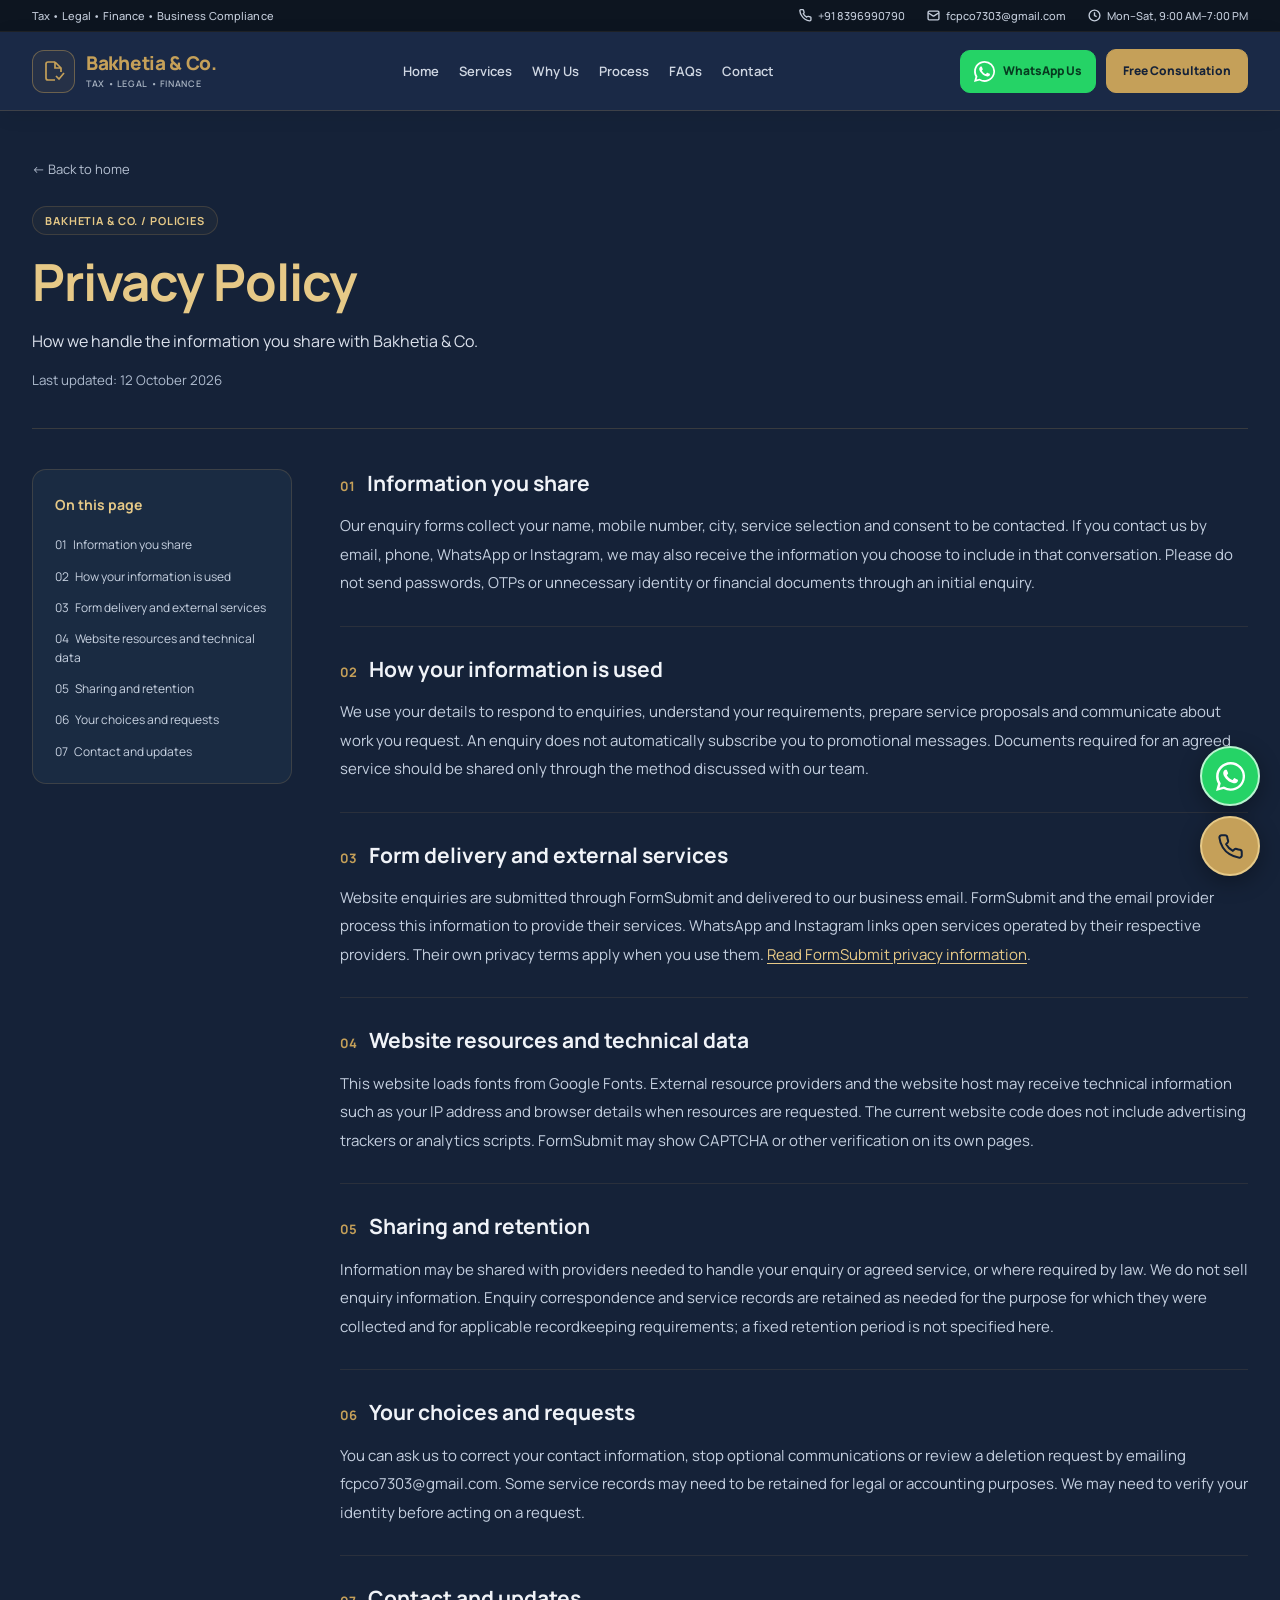
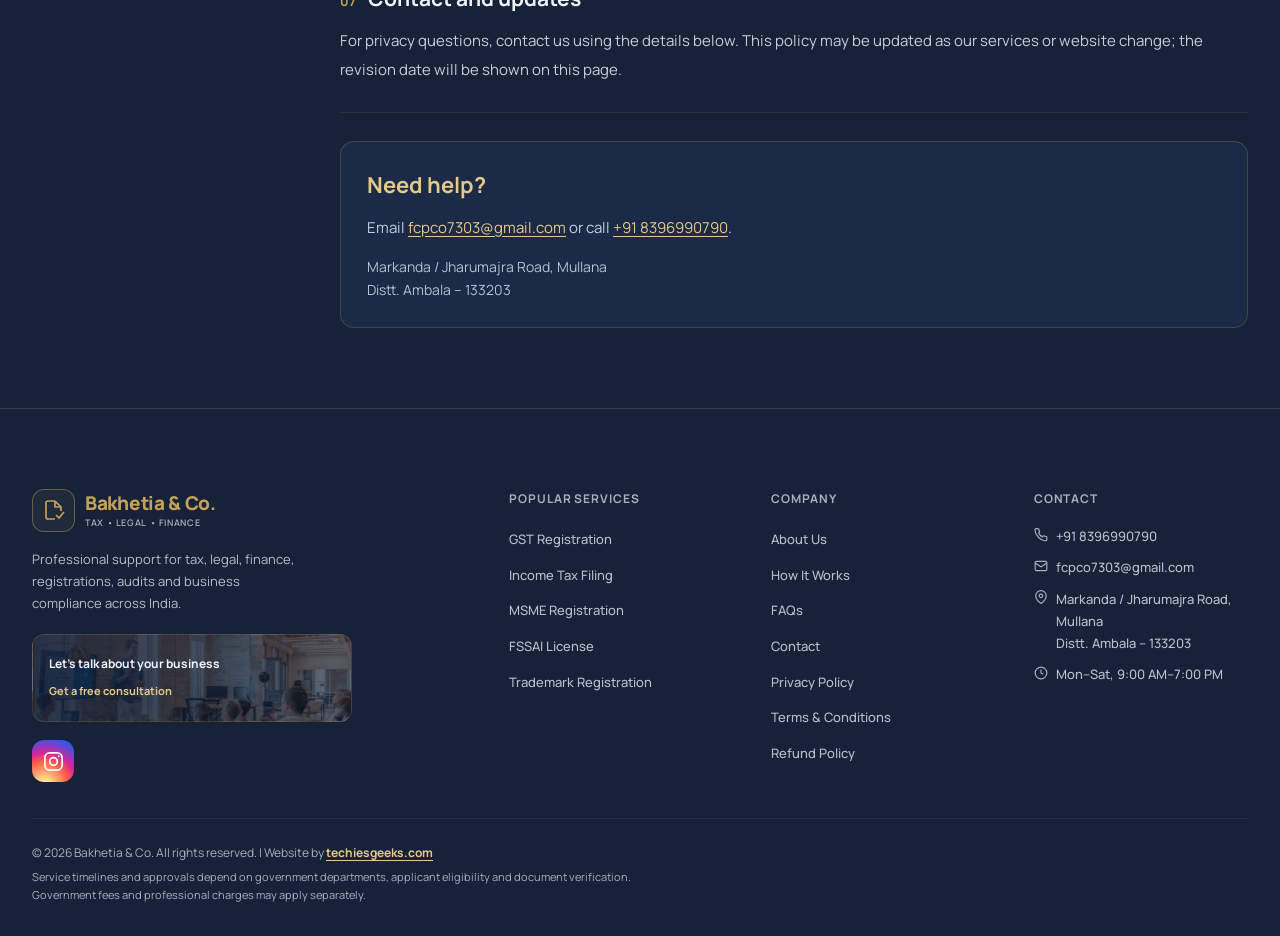
<file: privacy-policy.html>
<!DOCTYPE html>
<html lang="en">
<head>
<meta charset="UTF-8">
<meta name="viewport" content="width=device-width, initial-scale=1.0">
<title>Privacy Policy | Bakhetia &amp; Co.</title>
<link rel="preconnect" href="https://fonts.googleapis.com">
<link rel="preconnect" href="https://fonts.gstatic.com" crossorigin>
<link href="https://fonts.googleapis.com/css2?family=Manrope:wght@400;500;600;700;800&display=swap" rel="stylesheet">
<style>
*, *::before, *::after { box-sizing: border-box; margin: 0; padding: 0; }

:root {
  /* Navy and gold */
  --primary: #C5A059;
  --primary-hover: #D8B66A;
  --navy: #1B2C50;
  --navy-raised: #24385F;
  --deep-navy: #101A30;
  --darker: #172744;

  /* Text */
  --foreground: #D5DDF0;
  --heading: #F0F4FC;
  --muted-foreground: #A7B0C2;
  --gold-subtle: #E7D7B4;

  /* Borders */
  --border: rgba(197,160,89,0.18);
  --border-solid: #3A4C70;
  --input-border: rgba(197,160,89,0.32);

  /* Accent fills */
  --accent: rgba(197,160,89,0.09);
  --soft: #1B2C50;
  --secondary: #24385F;

  /* Gold palette */
  --gold: #C5A059;
  --gold-bright: #D8B66A;
  --gold-light: #E7D7B4;
  --gold-subtle-color: #A7B0C2;
  --gold-bronze: #9C793B;

  /* Status accents */
  --success: #C5A059;
  --success-light: rgba(197,160,89,0.12);

  /* Backgrounds */
  --background: #101A30;
  --white: #ffffff;

  /* Radii */
  --radius-sm: 6px;
  --radius: 10px;
  --radius-card: 22px;
}

html { scroll-behavior: smooth; }
body {
  font-family: 'Manrope', ui-sans-serif, system-ui, sans-serif;
  color: var(--foreground);
  background: var(--deep-navy);
  line-height: 1.6;
  -webkit-font-smoothing: antialiased;
}

.site-container {
  max-width: 1328px;
  margin: 0 auto;
  padding: 0 32px;
}
.top-bar .site-container,
nav .site-container { max-width: 1720px; }
.section-space {
  padding-top: 88px;
  padding-bottom: 88px;
}
/* ── TOP BAR ── */
.top-bar {
  background: var(--darker);
  height: 30px;
  display: flex;
  align-items: center;
  border-bottom: 1px solid rgba(197,160,89,0.12);
}
.top-bar-inner {
  display: flex;
  align-items: center;
  justify-content: center;
  gap: 8px;
  width: 100%;
}
.top-bar-left {
  font-size: 14px;
  font-weight: 600;
  color: var(--gold-subtle-color);
  display: flex;
  align-items: center;
  gap: 6px;
  letter-spacing: 0.01em;
}
.top-bar-right {
  display: flex;
  align-items: center;
  gap: 28px;
}
.top-bar-right a,
.top-bar-right span {
  display: flex;
  align-items: center;
  gap: 6px;
  font-size: 14px;
  font-weight: 600;
  color: var(--muted-foreground);
  text-decoration: none;
  white-space: nowrap;
}
.top-bar-right a:hover { color: var(--gold); }

/* ── NAV ── */
nav {
  position: sticky;
  top: 0;
  z-index: 100;
  background: rgba(16,26,48,0.97);
  backdrop-filter: blur(10px);
  -webkit-backdrop-filter: blur(10px);
  border-bottom: 1px solid rgba(197,160,89,0.24);
  box-shadow: 0 8px 24px rgba(5,12,25,.14);
}
.nav-inner {
  display: grid;
  grid-template-columns: auto 1fr auto;
  align-items: center;
  min-height: 76px;
}
.nav-logo {
  display: flex;
  align-items: center;
  gap: 10px;
  text-decoration: none;
  margin-right: 40px;
}
.nav-logo-icon {
  width: 48px;
  height: 48px;
  background: var(--gold);
  border-radius: 8px;
  display: flex;
  align-items: center;
  justify-content: center;
  color: var(--deep-navy);
  font-size: 18px;
  font-weight: 800;
  flex-shrink: 0;
}
.nav-logo-text {
  display: flex;
  flex-direction: column;
  line-height: 1.1;
}
.nav-logo-name {
  font-size: 20px;
  font-weight: 800;
  color: var(--gold-light);
  letter-spacing: -0.3px;
}
.nav-logo-sub {
  font-size: 11px;
  font-weight: 600;
  color: var(--gold-subtle-color);
  letter-spacing: 0.1em;
  text-transform: uppercase;
}
.nav-links {
  display: flex;
  align-items: center;
  gap: 4px;
  list-style: none;
}
.nav-links a {
  font-size: 14px;
  font-weight: 600;
  color: var(--muted-foreground);
  text-decoration: none;
  padding: 9px 12px;
  border-radius: var(--radius-sm);
  transition: color .15s, background .15s, box-shadow .15s;
  white-space: nowrap;
}
.nav-links a:hover { color: var(--gold-light); background: rgba(197,160,89,0.1); box-shadow: inset 0 -2px var(--gold); }
.nav-actions {
  display: flex;
  align-items: center;
  gap: 10px;
}
.nav-cta,
.nav-apply {
  font-family: 'Manrope', sans-serif;
  font-size: 14px;
  font-weight: 700;
  border: 1px solid var(--gold);
  padding: 10px 20px;
  border-radius: 8px;
  cursor: pointer;
  text-decoration: none;
  transition: background .15s, color .15s, border-color .15s;
  white-space: nowrap;
}
.nav-cta {
  color: var(--deep-navy);
  background: var(--gold);
  font-size: 14px;
  padding: 10px 18px;
  border-radius: 8px;
}
.nav-cta:hover { background: var(--gold-bright); border-color: var(--gold-bright); }
.nav-apply {
  color: var(--gold-light);
  background: rgba(197,160,89,.08);
}
.nav-apply:hover { background: rgba(197,160,89,.18); }
.hero-actions .nav-apply {
  color: var(--deep-navy);
  background: #fff;
  border-color: #fff;
}
.hero-actions .nav-apply:hover {
  background: #f1f3f6;
  border-color: #f1f3f6;
}
.hero-actions .hero-call-button { display: inline-flex; align-items: center; gap: 8px; }
.hero-call-icon {
  position: relative;
  display: inline-flex;
  width: 24px;
  height: 24px;
  flex: 0 0 24px;
}
.hero-call-icon::before {
  content: "";
  position: absolute;
  inset: 0;
  border: 2px solid rgba(37,211,102,.6);
  border-radius: 50%;
  pointer-events: none;
  animation: contact-logo-wave 1.8s ease-out infinite;
}
.hero-call-icon svg { position: relative; z-index: 1; }
#callback { display: none; }
#callback.is-open {
  position: fixed;
  inset: 0;
  z-index: 1000;
  display: grid;
  place-items: center;
  overflow-y: auto;
  padding: 24px;
  background: rgba(7,12,24,.78);
  backdrop-filter: blur(6px);
}
#callback.is-open .hero-form-card {
  position: relative;
  width: min(820px, 100%);
  max-height: calc(100vh - 48px);
  overflow-y: auto;
  margin: 0;
  padding: 42px;
  animation: callback-slide-in .7s cubic-bezier(.2,.65,.25,1) both;
}
@keyframes callback-slide-in {
  from { opacity: 0; transform: translateX(-72px); }
  to { opacity: 1; transform: translateX(0); }
}
#callback.is-open .hero-form-card > h3,
#callback.is-open .hero-form-card > .form-subtitle,
#callback.is-open #heroForm > * {
  animation: callback-content-in .55s ease-out both;
}
#callback.is-open .hero-form-card > h3,
#callback.is-open #heroForm > :nth-child(odd) { --content-offset: -28px; }
#callback.is-open .hero-form-card > .form-subtitle,
#callback.is-open #heroForm > :nth-child(even) { --content-offset: 28px; }
#callback.is-open .hero-form-card > h3 { animation-delay: .12s; }
#callback.is-open .hero-form-card > .form-subtitle { animation-delay: .2s; }
#callback.is-open #heroForm > :nth-child(1) { animation-delay: .2s; }
#callback.is-open #heroForm > :nth-child(2) { animation-delay: .28s; }
#callback.is-open #heroForm > :nth-child(3) { animation-delay: .36s; }
#callback.is-open #heroForm > :nth-child(4) { animation-delay: .44s; }
#callback.is-open #heroForm > :nth-child(5) { animation-delay: .52s; }
#callback.is-open #heroForm > :nth-child(6) { animation-delay: .6s; }
@keyframes callback-content-in {
  from { opacity: 0; transform: translateX(var(--content-offset, 0)); }
  to { opacity: 1; transform: translateX(0); }
}
@media (prefers-reduced-motion: reduce) {
  #callback.is-open .hero-form-card,
  #callback.is-open .hero-form-card > h3,
  #callback.is-open .hero-form-card > .form-subtitle,
  #callback.is-open #heroForm > * { animation: none; }
}
.callback-close {
  display: none;
  position: absolute;
  top: 12px;
  right: 14px;
  width: 36px;
  height: 36px;
  border: 1px solid rgba(231,215,180,.4);
  border-radius: 50%;
  background: rgba(16,26,48,.75);
  color: var(--gold-light);
  font: inherit;
  font-size: 24px;
  line-height: 1;
  cursor: pointer;
}
#callback.is-open .callback-close { display: grid; place-items: center; }
.callback-close:hover { background: var(--navy-raised); }
body.callback-open { overflow: hidden; }

/* ── HERO ── */
.hero {
  position: relative;
  isolation: isolate;
  min-height: 650px;
  display: flex;
  align-items: flex-start;
  background-color: var(--deep-navy);
  padding-top: 36px;
  padding-bottom: 36px;
  border-bottom: 1px solid rgba(197,160,89,0.15);
}
.hero::before,
.hero::after {
  content: "";
  position: absolute;
  inset: 0;
  pointer-events: none;
}
.hero::before {
  z-index: -1;
  background: url('./assets/hero-accounting-office.png') center 56% / cover no-repeat;
  filter: brightness(1.08);
}
.hero::after {
  z-index: 0;
  background: linear-gradient(90deg, rgba(12,25,48,.68) 0%, rgba(12,25,48,.56) 34%, rgba(12,25,48,.34) 53%, rgba(12,25,48,.1) 76%, transparent 92%);
}
.hero-grid {
  display: grid;
  grid-template-columns: minmax(0, 1.1fr) minmax(320px, .8fr);
  align-items: center;
  gap: clamp(28px, 5vw, 76px);
}
.hero > .site-container { width: 100%; max-width: 1720px; }
.hero > .site-container { position: relative; z-index: 1; }
.hero-grid { width: 100%; }
.hero-copy {
  position: relative;
  z-index: 1;
  width: min(100%, 760px);
  margin-right: auto;
  justify-self: start;
  text-align: left;
}
.hero-desc { margin-right: auto; }
.hero-trust { justify-content: flex-start; }
.hero-visual-icons {
  display: none;
}
.hero-visual-icons span {
  width: 116px;
  height: 118px;
  border: 1.5px solid rgba(255,255,255,.78);
  border-radius: 15px;
  color: #fff;
  display: flex;
  flex-direction: column;
  align-items: center;
  justify-content: center;
  gap: 3px;
  font-size: 19px;
  font-weight: 700;
  background: rgba(36,56,95,.22);
  text-shadow: 0 2px 8px rgba(0,0,0,.3);
}
.hero-visual-icons span:nth-child(2), .hero-visual-icons span:nth-child(4) { transform: translateY(56px); }
.hero-visual-icons svg { width: 54px; height: 54px; stroke: currentColor; fill: none; stroke-width: 1.6; }
.hero h1 {
  max-width: 820px;
  font-size: clamp(34px, 3.2vw, 48px);
  font-weight: 800;
  color: #ffffff;
  line-height: 1.08;
  letter-spacing: -2px;
  margin-bottom: 16px;
  text-shadow: 0 2px 12px rgba(0,0,0,.38);
  animation: hero-drop-in .75s cubic-bezier(.2,.65,.25,1) both;
}
.hero h1 .hl { color: var(--gold); }
.hero-subheading {
  color: var(--gold-light);
  font-size: clamp(15px, 1.25vw, 18px);
  line-height: 1.45;
  font-weight: 700;
  margin-bottom: 16px;
  text-shadow: 0 1px 7px rgba(0,0,0,.42);
  animation: hero-left-in .75s .16s cubic-bezier(.2,.65,.25,1) both;
}
.hero-desc {
  width: 100%;
  max-width: 760px;
  font-size: 14px;
  font-weight: 400;
  color: #F0F4FC;
  line-height: 1.75;
  margin-bottom: 26px;
  text-shadow: 0 1px 6px rgba(0,0,0,.48);
  animation: hero-left-in .75s .28s cubic-bezier(.2,.65,.25,1) both;
}
.hero-trust {
  display: flex;
  flex-wrap: wrap;
  width: fit-content;
  max-width: min(100%, 760px);
  margin-top: 32px;
}
.hero-trust-item {
  display: flex;
  align-items: center;
  min-width: 0;
  max-width: 260px;
  flex: 0 1 auto;
  gap: 10px;
  min-height: 54px;
  padding: 4px 12px;
  color: #F0F4FC;
  font-size: 12px;
  line-height: 1.4;
  font-weight: 700;
  border-right: 1px solid rgba(231,215,180,.38);
  overflow-wrap: break-word;
  animation: hero-left-in .7s .4s cubic-bezier(.2,.65,.25,1) both;
}
.hero-trust-item:nth-child(2) { animation-delay: .5s; }
.hero-trust-item:nth-child(3) { animation-delay: .6s; }
.hero-trust-item:first-child { padding-left: 0; }
.hero-trust-item:last-child { border-right: 0; padding-right: 0; }
.hero-actions {
  display: flex;
  align-items: center;
  gap: 14px;
  flex-wrap: wrap;
  margin-top: 28px;
  animation: hero-left-in .75s .68s cubic-bezier(.2,.65,.25,1) both;
}
.hero .hero-form-card {
  position: relative;
  z-index: 1;
  width: 100%;
  max-width: 400px;
  justify-self: end;
  margin: 0;
  padding: 20px 22px;
  border-color: rgba(231,215,180,.55);
  background: rgba(16,26,48,.78);
  box-shadow: 0 20px 55px rgba(5,12,25,.32), inset 0 1px rgba(255,255,255,.12);
  backdrop-filter: blur(5px);
  -webkit-backdrop-filter: blur(5px);
  animation: hero-right-in .8s .18s cubic-bezier(.2,.65,.25,1) both;
}
.hero .hero-form-card h3 { font-size: 20px; }
.hero .hero-form-card .form-subtitle { margin-bottom: 10px; }
.hero .hero-form-card .form-group { margin-bottom: 8px; }
.hero .hero-form-card .form-group label { font-size: 12px; margin-bottom: 3px; }
.hero .hero-form-card .form-group input,
.hero .hero-form-card .form-group select { height: 40px; font-size: 13px; }
.hero .form-row { grid-template-columns: repeat(2, minmax(0, 1fr)); gap: 10px; }
.hero .form-checkbox { gap: 8px; margin-bottom: 9px; }
.hero .form-checkbox label { font-size: 11px; }
.hero .btn-form-submit { height: 42px; }
.hero .hero-form-card .form-secure { margin-top: 7px; font-size: 10px; }
.hero .hero-form-card .form-secure { display: flex; }
.hero-trust-item svg {
  width: 34px;
  height: 34px;
  flex: 0 0 34px;
  color: var(--gold);
  stroke: currentColor;
  fill: none;
  stroke-width: 1.8;
}
.hero-cta {
  display: flex;
  align-items: center;
  gap: 12px;
  flex-wrap: wrap;
  margin-bottom: 20px;
}
.btn-hero-primary {
  font-size: 14px;
  font-weight: 700;
  color: var(--deep-navy);
  background: var(--gold);
  border: none;
  padding: 12px 18px;
  border-radius: 9px;
  cursor: pointer;
  text-decoration: none;
  display: inline-flex;
  align-items: center;
  gap: 8px;
  transition: background .15s, transform .15s, box-shadow .15s;
  font-family: 'Manrope', sans-serif;
  box-shadow: 0 8px 22px rgba(0,0,0,.2);
}
.btn-hero-primary:hover { background: var(--gold-bright); transform: translateY(-2px); box-shadow: 0 11px 26px rgba(0,0,0,.26); }
.btn-hero-call {
  font-size: 14px;
  font-weight: 700;
  color: var(--gold-light);
  background: rgba(16,26,48,.38);
  border: 1.5px solid rgba(231,215,180,0.58);
  padding: 10px 16px;
  border-radius: 9px;
  cursor: pointer;
  text-decoration: none;
  display: inline-flex;
  align-items: center;
  gap: 8px;
  transition: border-color .15s, background .15s, transform .15s;
  font-family: 'Manrope', sans-serif;
}
.btn-hero-call:hover { border-color: var(--gold); background: rgba(197,160,89,0.14); transform: translateY(-2px); }
.btn-hero-call svg {
  width: 24px;
  height: 24px;
  flex: 0 0 24px;
  animation: contact-green-glow 1.6s ease-in-out infinite;
}
.hero-fine {
  font-size: 12px;
  color: var(--gold-subtle-color);
  font-weight: 500;
}

/* Hero Form Card */
.hero-form-card {
  background: linear-gradient(145deg, var(--navy), var(--navy-raised));
  border: 1px solid rgba(197,160,89,0.3);
  border-radius: 18px;
  padding: 26px 28px;
  box-shadow: 0 24px 72px rgba(0,0,0,.48), 0 0 0 1px rgba(197,160,89,0.08);
  margin-top: -30px;
  backdrop-filter: blur(8px);
}
.hero-form-card .form-secure { display: none; }
.hero-form-card h3 {
  font-size: 20px;
  font-weight: 800;
  color: #F0F4FC;
  margin-bottom: 4px;
}
.hero-form-card .form-subtitle {
  font-size: 14px;
  color: #D5DDF0;
  margin-bottom: 18px;
  font-weight: 400;
}
.form-group {
  margin-bottom: 12px;
}
.form-group label {
  display: block;
  font-size: 14px;
  font-weight: 600;
  color: rgba(255,255,255,0.9);
  margin-bottom: 5px;
}
.form-group input,
.form-group select {
  width: 100%;
  height: 44px;
  padding: 0 13px;
  border: 1.5px solid rgba(231,215,180,0.34);
  border-radius: 8px;
  font-size: 14px;
  font-family: 'Manrope', sans-serif;
  font-weight: 500;
  color: #F0F4FC;
  background: rgba(27,44,80,0.9);
  outline: none;
  transition: border-color .15s;
  appearance: none;
  -webkit-appearance: none;
}
.form-group select option { background: #1B2C50; color: #F0F4FC; }
.form-group input:focus,
.form-group select:focus { border-color: var(--gold); }
.form-group input::placeholder { color: rgba(213,223,243,0.72); font-weight: 400; }
.select-wrap {
  position: relative;
}
.select-wrap::after {
  content: '';
  position: absolute;
  right: 13px;
  top: 50%;
  transform: translateY(-50%);
  width: 0;
  height: 0;
  border-left: 5px solid transparent;
  border-right: 5px solid transparent;
  border-top: 6px solid var(--gold-subtle-color);
  pointer-events: none;
}
.form-row { display: grid; grid-template-columns: 1fr 1fr; gap: 12px; }
.form-checkbox {
  display: flex;
  align-items: flex-start;
  gap: 10px;
  margin-bottom: 14px;
}
.form-checkbox input[type="checkbox"] {
  width: 16px;
  height: 16px;
  flex-shrink: 0;
  margin-top: 2px;
  accent-color: var(--gold);
  cursor: pointer;
}
.form-checkbox label {
  font-size: 12px;
  color: #D5DDF0;
  font-weight: 400;
  cursor: pointer;
  line-height: 1.5;
}
.btn-form-submit {
  position: relative;
  width: 100%;
  height: 44px;
  background: var(--gold);
  color: var(--deep-navy);
  font-size: 14px;
  font-weight: 700;
  font-family: 'Manrope', sans-serif;
  border: none;
  border-radius: 8px;
  cursor: pointer;
  display: flex;
  align-items: center;
  justify-content: center;
  gap: 8px;
  transition: background .15s;
}
.btn-form-call-icon {
  position: relative;
  display: inline-flex;
  align-items: center;
  justify-content: center;
  width: 24px;
  height: 24px;
}
.btn-form-call-icon::before {
  content: "";
  position: absolute;
  inset: 0;
  border: 2px solid rgba(37,211,102,.6);
  border-radius: 50%;
  pointer-events: none;
  animation: contact-logo-wave 1.8s ease-out infinite;
}
.btn-form-call-icon svg {
  position: relative;
  z-index: 1;
}
.btn-form-submit:hover { background: var(--gold-bright); }
.form-secure {
  font-size: 11px;
  color: var(--gold-subtle-color);
  text-align: center;
  margin-top: 10px;
  display: flex;
  align-items: center;
  justify-content: center;
  gap: 5px;
}
.form-error {
  font-size: 12px;
  color: var(--gold-light);
  margin-top: 4px;
  display: none;
}

/* ── STATS STRIP ── */
.stats-strip-wrap {
  margin-top: -56px;
  position: relative;
  z-index: 10;
}
.stats-strip {
  display: grid;
  grid-template-columns: repeat(4, 1fr);
  background: var(--navy);
  border: 1px solid rgba(197,160,89,0.22);
  border-radius: var(--radius-card);
  box-shadow: 0 16px 48px rgba(0,0,0,0.4);
  overflow: hidden;
}
.stat-item {
  padding: 24px 28px;
  border-right: 1px solid rgba(197,160,89,0.15);
  display: flex;
  align-items: center;
  gap: 16px;
  background-color: var(--navy-raised);
}
.stat-item:last-child { border-right: none; }
.stat-icon-wrap {
  width: 44px;
  height: 44px;
  border-radius: 50%;
  display: flex;
  align-items: center;
  justify-content: center;
  flex-shrink: 0;
}
.stat-icon-blue { background: rgba(197,160,89,0.15); color: var(--gold); }
.stat-icon-green { background: var(--success-light); color: var(--success); }
.stat-icon-navy { background: rgba(197,160,89,0.1); color: var(--gold); }
.stat-num {
  font-size: 24px;
  font-weight: 800;
  color: var(--gold-light);
  letter-spacing: -0.5px;
  line-height: 1;
  margin-bottom: 3px;
}
.stat-label {
  font-size: 12px;
  font-weight: 500;
  color: #D5DDF0;
  line-height: 1.3;
}
.stat-num { color: #F0F4FC; }

/* ── SECTION HEADERS ── */
.section-tag {
  display: inline-flex;
  align-items: center;
  gap: 6px;
  background: rgba(197,160,89,0.15);
  color: var(--gold);
  border: 1px solid rgba(197,160,89,0.3);
  font-size: 11px;
  font-weight: 700;
  letter-spacing: 0.08em;
  text-transform: uppercase;
  padding: 4px 12px;
  border-radius: 100px;
  margin-bottom: 14px;
}
.section-title {
  font-size: 36px;
  font-weight: 800;
  color: var(--gold-light);
  line-height: 1.15;
  letter-spacing: -0.8px;
  margin-bottom: 12px;
}
.section-desc {
  font-size: 15px;
  color: var(--muted-foreground);
  line-height: 1.65;
  max-width: 560px;
  font-weight: 400;
}
.section-header-center {
  text-align: center;
  display: flex;
  flex-direction: column;
  align-items: center;
}
.section-header-center .section-desc { text-align: center; }

/* ── SERVICES ── */
.services-filter {
  display: flex;
  justify-content: center;
  gap: 8px;
  flex-wrap: wrap;
  margin: 32px 0 40px;
}
.filter-btn {
  font-size: 13px;
  font-weight: 600;
  font-family: 'Manrope', sans-serif;
  color: var(--muted-foreground);
  background: rgba(255,255,255,0.05);
  border: 1.5px solid rgba(197,160,89,0.15);
  padding: 8px 18px;
  border-radius: 100px;
  cursor: pointer;
  transition: all .15s;
}
.filter-btn.active, .filter-btn:hover {
  color: var(--deep-navy);
  background: var(--gold);
  border-color: var(--gold);
}
.services-grid {
  display: grid;
  grid-template-columns: repeat(3, 1fr);
  gap: 22px;
}
.service-card {
  isolation: isolate;
  overflow: hidden;
  background: var(--deep-navy);
  border: 1px solid rgba(197,160,89,0.2);
  border-radius: var(--radius-card);
  padding: 194px 30px 30px;
  box-shadow: 0 8px 32px rgba(0,0,0,0.3);
  transition: transform .2s, box-shadow .2s, border-color .2s;
  position: relative;
  display: flex;
  flex-direction: column;
}
.service-photo {
  position: absolute;
  z-index: 0;
  inset: 0 0 auto;
  height: 172px;
  overflow: hidden;
  background-color: var(--navy-raised);
  background-image: var(--service-image, linear-gradient(135deg, var(--navy-raised), var(--deep-navy)));
  background-size: cover;
  background-position: center;
}
.service-photo::after {
  content: '';
  position: absolute;
  inset: 0;
  background: linear-gradient(180deg, rgba(16,26,48,.08), rgba(16,26,48,.3));
  pointer-events: none;
}
.service-card:nth-child(1) .service-photo { --service-image: url('./assets/service-gst.jpg'); }
.service-card:nth-child(2) .service-photo { --service-image: url('./assets/service-income-tax.jpg'); }
.service-card:nth-child(3) .service-photo { --service-image: url('./assets/service-audit.jpg'); }
.service-card:nth-child(4) .service-photo { --service-image: url('./assets/service-loan.jpg'); }
.service-card:nth-child(5) .service-photo { --service-image: url('./assets/service-msme.jpg'); }
.service-card:nth-child(6) .service-photo { --service-image: url('./assets/service-food.jpg'); }
.service-card:nth-child(7) .service-photo { --service-image: url('./assets/service-trademark.jpg'); }
.service-card:nth-child(8) .service-photo { --service-image: url('./assets/service-trade.jpg'); }
.service-card:nth-child(9) .service-photo { --service-image: url('./assets/service-notice.jpg'); }
.service-photo-label {
  position: absolute;
  z-index: 1;
  top: 15px;
  left: 16px;
  padding: 5px 9px;
  border: 1px solid rgba(231,215,180,.48);
  border-radius: 100px;
  background: rgba(16,26,48,.72);
  color: #F0F4FC;
  font-size: 10px;
  font-weight: 800;
  letter-spacing: .08em;
  line-height: 1.25;
  max-width: 48%;
  text-transform: uppercase;
  backdrop-filter: blur(6px);
}
.service-badge { max-width: 46%; text-align: center; line-height: 1.35; }
.service-card > :not(.service-photo) {
  position: relative;
  z-index: 1;
}
.service-card > .service-badge { position: absolute; z-index: 2; }
.service-card:hover {
  transform: translateY(-3px);
  box-shadow: 0 16px 48px rgba(0,0,0,0.4);
  border-color: rgba(197,160,89,0.45);
}
.service-card.hidden { display: none; }
.service-badge {
  position: absolute;
  z-index: 2;
  top: 20px;
  right: 20px;
  font-size: 10px;
  font-weight: 700;
  padding: 3px 10px;
  border-radius: 100px;
  letter-spacing: 0.04em;
}
.badge-green { background: var(--success-light); color: var(--success); }
.badge-blue { background: rgba(197,160,89,0.15); color: var(--gold); }
.badge-orange { background: rgba(197,160,89,0.15); color: var(--gold-bright); }
.badge-red { background: var(--success-light); color: var(--gold-light); }
.svc-eyebrow {
  font-size: 10px;
  font-weight: 700;
  text-transform: uppercase;
  letter-spacing: 0.1em;
  color: var(--gold);
  margin-bottom: 8px;
}
.service-card h3 {
  font-size: 20px;
  font-weight: 800;
  color: #F0F4FC;
  line-height: 1.2;
  margin-bottom: 6px;
}
.svc-subtitle {
  font-size: 13px;
  font-weight: 600;
  color: #D5DDF0;
  text-shadow: 0 1px 6px rgba(0,0,0,.65);
  margin-bottom: 12px;
  line-height: 1.4;
}
.service-card > p {
  font-size: 13px;
  color: #D5DDF0;
  line-height: 1.65;
  margin-bottom: 18px;
  text-shadow: 0 1px 5px rgba(0,0,0,.55);
}
.service-card > p.svc-subtitle { color: #D5DDF0; font-weight: 700; }
.svc-bullets {
  list-style: none;
  display: flex;
  flex-direction: column;
  gap: 7px;
  margin-bottom: 24px;
  flex: 1;
}
.svc-bullets li {
  display: flex;
  align-items: flex-start;
  gap: 8px;
  font-size: 13px;
  color: #F0F4FC;
  font-weight: 500;
  line-height: 1.4;
}
.svc-bullets li::before {
  content: '✓';
  width: 16px;
  height: 16px;
  border-radius: 50%;
  background: rgba(197,160,89,0.15);
  flex-shrink: 0;
  margin-top: 1px;
  display: flex;
  align-items: center;
  justify-content: center;
  color: var(--gold);
  font-size: 11px;
  font-weight: 800;
}
.svc-actions {
  display: flex;
  align-items: center;
  gap: 12px;
  flex-wrap: wrap;
}
.btn-svc-primary {
  font-size: 13px;
  font-weight: 700;
  color: var(--deep-navy);
  background: var(--gold);
  border: none;
  padding: 9px 18px;
  border-radius: var(--radius-sm);
  cursor: pointer;
  text-decoration: none;
  font-family: 'Manrope', sans-serif;
  display: inline-flex;
  align-items: center;
  gap: 6px;
  transition: background .15s;
}
.btn-svc-primary:hover { background: var(--gold-bright); }
.btn-svc-secondary {
  font-size: 13px;
  font-weight: 600;
  color: var(--gold-light);
  text-decoration: none;
  display: inline-flex;
  align-items: center;
  gap: 4px;
  transition: color .15s;
}
.btn-svc-secondary:hover { color: var(--gold); }

/* ── GST NOTICE BANNER ── */
.gst-notice-banner {
  background:
    linear-gradient(100deg, rgba(16,26,48,.96), rgba(16,26,48,.84)),
    url('./assets/service-notice.jpg') center / cover;
  border-radius: var(--radius-card);
  padding: 48px 56px;
  display: grid;
  grid-template-columns: 1fr 1fr;
  gap: 48px;
  align-items: center;
  margin-top: 32px;
}
.gst-notice-tag {
  display: inline-block;
  font-size: 10px;
  font-weight: 700;
  letter-spacing: 0.1em;
  text-transform: uppercase;
  color: var(--gold-light);
  background: rgba(197,160,89,0.15);
  padding: 4px 12px;
  border-radius: 100px;
  margin-bottom: 14px;
}
.gst-notice-banner h2 {
  font-size: 26px;
  font-weight: 800;
  color: var(--white);
  line-height: 1.2;
  letter-spacing: -0.5px;
  margin-bottom: 10px;
}
.gst-notice-banner > div:first-child > p {
  font-size: 14px;
  color: #A7B0C2;
  line-height: 1.65;
}
.gst-notice-features {
  display: grid;
  grid-template-columns: 1fr 1fr;
  gap: 12px;
  margin-bottom: 24px;
}
.gst-notice-feat {
  display: flex;
  align-items: center;
  gap: 8px;
  font-size: 13px;
  font-weight: 600;
  color: var(--white);
}
.gst-notice-feat .chk { color: var(--success); font-size: 16px; }
.gst-notice-actions {
  display: flex;
  align-items: center;
  gap: 12px;
  flex-wrap: wrap;
}
.btn-notice-primary {
  font-size: 14px;
  font-weight: 700;
  color: var(--deep-navy);
  background: var(--gold);
  border: none;
  padding: 11px 22px;
  border-radius: 8px;
  cursor: pointer;
  text-decoration: none;
  font-family: 'Manrope', sans-serif;
  transition: background .15s;
}
.btn-notice-primary:hover { background: var(--gold-bright); }
.btn-notice-secondary {
  font-size: 14px;
  font-weight: 700;
  color: var(--gold-light);
  background: rgba(197,160,89,0.08);
  border: 1.5px solid rgba(197,160,89,0.25);
  padding: 10px 20px;
  border-radius: 8px;
  cursor: pointer;
  text-decoration: none;
  font-family: 'Manrope', sans-serif;
  transition: background .15s;
}
.btn-notice-secondary:hover { background: rgba(197,160,89,0.16); }
.gst-drc-chips {
  display: flex;
  gap: 8px;
  flex-wrap: wrap;
  margin-top: 20px;
}
.drc-chip {
  font-size: 11px;
  font-weight: 700;
  padding: 4px 12px;
  border-radius: 100px;
  background: rgba(255,255,255,0.08);
  color: #A7B0C2;
  letter-spacing: 0.04em;
}

/* ── WHY US ── */
.why-grid {
  display: grid;
  grid-template-columns: repeat(3, 1fr);
  gap: 36px 48px;
  margin-top: 56px;
}
.trust-feature {
  position: relative;
  min-height: 290px;
  overflow: hidden;
  margin: 38px 0 32px;
  border: 1px solid rgba(197,160,89,.24);
  border-radius: var(--radius-card);
  background: var(--navy);
  box-shadow: 0 18px 50px rgba(0,0,0,.24);
}
.trust-feature::after {
  content: '';
  position: absolute;
  inset: 0;
  background: transparent;
}
.trust-feature-copy {
  position: relative;
  z-index: 1;
  width: min(620px, 68%);
  padding: 38px;
}
.trust-feature-copy h3 {
  margin: 0 0 10px;
  color: #F0F4FC;
  font-size: 23px;
  line-height: 1.25;
}
.trust-feature-copy > p {
  margin-bottom: 18px;
  color: #D5DDF0;
  font-size: 14px;
  line-height: 1.7;
}
.trust-feature-points {
  display: grid;
  grid-template-columns: 1fr 1fr;
  gap: 10px 16px;
  list-style: none;
}
.trust-feature-points li {
  display: flex;
  align-items: center;
  gap: 8px;
  color: #F0F4FC;
  font-size: 12px;
  font-weight: 600;
}
.trust-feature-points li::before {
  content: '✓';
  color: var(--gold);
  font-size: 14px;
  font-weight: 800;
}
.trust-feature-copy .section-tag {
  color: #D5DDF0;
  background: rgba(197,160,89,.32);
}
.why-icon {
  width: 40px;
  height: 40px;
  border-radius: 10px;
  background: rgba(197,160,89,0.15);
  display: flex;
  align-items: center;
  justify-content: center;
  margin-bottom: 14px;
  color: var(--gold);
  border: 1px solid rgba(197,160,89,0.25);
}
.why-item {
  position: relative;
  isolation: isolate;
  overflow: hidden;
  min-height: 168px;
  padding: 22px;
  border: 1px solid rgba(197,160,89,.16);
  border-radius: 16px;
  background: var(--deep-navy);
  transition: transform .2s, border-color .2s;
}
.why-item .why-icon { background: rgba(27,44,80,.72); }
.why-item h3 { color: #F0F4FC; text-shadow: 0 1px 6px rgba(0,0,0,.55); }
.why-item p { color: #D5DDF0; text-shadow: 0 1px 5px rgba(0,0,0,.65); }
.process-step {
  isolation: isolate;
  overflow: hidden;
  min-height: 168px;
  justify-content: flex-start;
  padding: 20px 14px;
  border: 1px solid rgba(197,160,89,.2);
  border-radius: 16px;
  background: var(--deep-navy);
  transition: transform .2s, border-color .2s;
}
.process-step:hover { transform: translateY(-3px); border-color: rgba(197,160,89,.48); }
.process-step > * { position: relative; z-index: 1; }
.process-step .process-num { box-shadow: 0 5px 18px rgba(0,0,0,.34); }
.process-step p { color: #D5DDF0; text-shadow: 0 1px 5px rgba(0,0,0,.6); }
.process-grid::before { display: none; }
.testi-card {
  position: relative;
  isolation: isolate;
  overflow: hidden;
  background: var(--deep-navy);
}
.testi-card::before,
.testi-card::after {
  content: '';
  position: absolute;
  z-index: 0;
  inset: 0 0 auto;
  height: 132px;
  pointer-events: none;
}
.testi-card::before {
  background-image: var(--card-photo);
  background-size: cover;
  background-position: center;
  transition: transform .4s ease;
}
.testi-card::after { background: linear-gradient(145deg, rgba(16,26,48,.3), rgba(16,26,48,.12)); }
.testi-card:nth-child(1) { --card-photo: url('./assets/service-msme.jpg'); }
.testi-card:nth-child(2) { --card-photo: url('./assets/service-food.jpg'); }
.testi-card:nth-child(3) { --card-photo: url('./assets/service-audit.jpg'); }
.testi-card:hover::before { transform: scale(1.045); }
.testi-card > * { position: relative; z-index: 1; }
.testi-text { color: #D5DDF0; text-shadow: 0 1px 5px rgba(0,0,0,.55); }
.why-item:hover { transform: translateY(-3px); border-color: rgba(197,160,89,.4); }
.why-item h3 {
  font-size: 15px;
  font-weight: 700;
  color: #F0F4FC;
  margin-bottom: 6px;
}
.why-item p {
  font-size: 13px;
  color: #D5DDF0;
  line-height: 1.65;
  text-shadow: 0 1px 5px rgba(0,0,0,.65);
}

/* ── PROCESS ── */
.process-section { background: var(--darker); border-top: 1px solid rgba(197,160,89,0.1); border-bottom: 1px solid rgba(197,160,89,0.1); }
.process-grid {
  display: grid;
  grid-template-columns: repeat(4, 1fr);
  gap: 24px;
  margin-top: 52px;
  position: relative;
}
.process-highlight {
  position: relative;
  min-height: 230px;
  overflow: hidden;
  margin-top: 36px;
  border: 1px solid rgba(197,160,89,.23);
  border-radius: var(--radius-card);
  background:
    linear-gradient(90deg, rgba(16,26,48,.96), rgba(16,26,48,.58)),
    url('./assets/process-step.jpg') center / cover;
}
.process-highlight::after {
  content: '';
  position: absolute;
  inset: 0;
  background: linear-gradient(90deg, rgba(27,44,80,.16), rgba(27,44,80,.04));
}
.process-highlight-copy {
  position: relative;
  z-index: 1;
  width: min(660px, 72%);
  padding: 28px 36px;
}
.process-highlight-copy .section-tag { margin-bottom: 12px; }
.process-highlight-copy h3 {
  margin-bottom: 8px;
  color: #F0F4FC;
  font-size: 21px;
  line-height: 1.3;
}
.process-highlight-copy p {
  margin-bottom: 16px;
  color: #D5DDF0;
  font-size: 13px;
  line-height: 1.65;
}
.process-grid::before {
  content: '';
  position: absolute;
  top: 28px;
  left: calc(12.5% + 28px);
  right: calc(12.5% + 28px);
  height: 2px;
  background: rgba(197,160,89,0.25);
  z-index: 0;
}
.process-step {
  display: flex;
  flex-direction: column;
  align-items: center;
  text-align: center;
  position: relative;
  z-index: 1;
}
.process-num {
  width: 56px;
  height: 56px;
  border-radius: 50%;
  background: var(--primary);
  border: none;
  display: flex;
  align-items: center;
  justify-content: center;
  font-size: 18px;
  font-weight: 800;
  color: var(--white);
  margin-bottom: 18px;
  letter-spacing: -0.5px;
}
.process-step h3 {
  font-size: 15px;
  font-weight: 700;
  color: #F0F4FC;
  margin-bottom: 8px;
}
.process-step p {
  font-size: 13px;
  color: #D5DDF0;
  line-height: 1.6;
}
.process-cta {
  text-align: center;
  margin-top: 40px;
}

/* ── BUSINESS TYPES ── */
.biz-types-row {
  display: flex;
  gap: 12px;
  flex-wrap: wrap;
  justify-content: center;
  margin-top: 40px;
}
.biz-type-chip {
  display: flex;
  align-items: center;
  gap: 8px;
  padding: 10px 20px;
  background: rgba(255,255,255,0.04);
  border: 1.5px solid rgba(197,160,89,0.2);
  border-radius: 100px;
  font-size: 13px;
  font-weight: 600;
  font-family: 'Manrope', sans-serif;
  color: var(--muted-foreground);
  cursor: pointer;
  transition: all .15s;
}
.biz-type-chip:hover, .biz-type-chip.active {
  color: var(--deep-navy);
  background: var(--gold);
  border-color: var(--gold);
}
.biz-type-chip svg { flex-shrink: 0; }

/* ── TESTIMONIALS ── */
.testimonials-section { background: var(--soft); border-top: 1px solid rgba(197,160,89,0.1); }
.testimonials-grid {
  display: grid;
  grid-template-columns: repeat(3, 1fr);
  gap: 22px;
  margin-top: 48px;
}
.testi-card {
  background: var(--navy);
  border: 1px solid rgba(197,160,89,0.2);
  border-radius: var(--radius-card);
  padding: 158px 28px 28px;
  box-shadow: 0 8px 32px rgba(0,0,0,0.3);
}
.testi-stars { color: var(--gold-bright); font-size: 15px; margin-bottom: 14px; letter-spacing: 2px; }
.testi-text {
  font-size: 14px;
  color: var(--muted-foreground);
  line-height: 1.7;
  margin-bottom: 20px;
  font-style: italic;
}
.testi-author {
  display: flex;
  align-items: center;
  gap: 12px;
}
.testi-avatar {
  width: 38px;
  height: 38px;
  border-radius: 50%;
  background: rgba(197,160,89,0.15);
  display: flex;
  align-items: center;
  justify-content: center;
  font-size: 14px;
  font-weight: 800;
  color: var(--gold);
  flex-shrink: 0;
  border: 1px solid rgba(197,160,89,0.3);
}
.testi-name {
  font-size: 13px;
  font-weight: 700;
  color: #F0F4FC;
}
.testi-role {
  font-size: 12px;
  color: var(--muted-foreground);
}
.testi-badge {
  font-size: 10px;
  font-weight: 600;
  color: var(--gold-subtle-color);
  background: rgba(197,160,89,0.1);
  padding: 2px 8px;
  border-radius: 4px;
  margin-top: 4px;
  display: inline-block;
}
.why-item p,
.process-step p,
.testi-card .testi-text,
.faq-a-inner {
  color: #D5DDF0;
  text-shadow: 0 1px 5px rgba(0,0,0,.65);
}

/* ── FAQ ── */
.faq-section { background: var(--deep-navy); }
.faq-list {
  margin-top: 48px;
  display: flex;
  flex-direction: column;
  gap: 10px;
  max-width: 760px;
  margin-left: auto;
  margin-right: auto;
}
.faq-item {
  position: relative;
  isolation: isolate;
  background: var(--deep-navy);
  border: 1px solid rgba(197,160,89,0.18);
  border-radius: 12px;
  overflow: hidden;
}
.faq-q {
  display: flex;
  align-items: center;
  justify-content: space-between;
  gap: 16px;
  padding: 18px 22px;
  cursor: pointer;
  font-size: 14px;
  font-weight: 700;
  color: #F0F4FC;
  user-select: none;
  transition: background .15s;
}
.faq-q:hover { background: rgba(197,160,89,0.08); }
.faq-chevron {
  width: 22px;
  height: 22px;
  border-radius: 50%;
  background: rgba(197,160,89,0.12);
  display: flex;
  align-items: center;
  justify-content: center;
  flex-shrink: 0;
  color: var(--gold);
  transition: transform .25s;
}
.faq-item.open .faq-chevron { transform: rotate(180deg); }
.faq-a {
  max-height: 0;
  overflow: hidden;
  transition: max-height .3s ease, padding .3s;
  padding: 0 22px;
}
.faq-a-inner {
  font-size: 13px;
  color: var(--muted-foreground);
  line-height: 1.7;
  padding-bottom: 18px;
}
.faq-item.open .faq-a { max-height: 400px; }
.faq-help {
  position: relative;
  display: flex;
  align-items: center;
  gap: 20px;
  overflow: hidden;
  max-width: 760px;
  min-height: 136px;
  margin: 20px auto 0;
  padding: 18px 24px;
  border: 1px solid rgba(197,160,89,.22);
  border-radius: 16px;
  background:
    linear-gradient(100deg, rgba(16,26,48,.94), rgba(16,26,48,.78)),
    url('./assets/contact-advisor.jpg') center / cover;
}
.faq-help > div,
.faq-help > a { position: relative; z-index: 1; }
.faq-help > div { flex: 1; }
.faq-help h3 { color: #F0F4FC; font-size: 15px; margin-bottom: 4px; }
.faq-help p { color: #D5DDF0; font-size: 12px; line-height: 1.5; }
.faq-help .btn-svc-primary { white-space: nowrap; }

/* ── BOTTOM CTA ── */
.bottom-cta {
  background:
    linear-gradient(100deg, rgba(16,26,48,.9), rgba(16,26,48,.68)),
    url('./assets/contact-advisor.jpg') center / cover;
  border-radius: var(--radius-card);
  padding: 48px 56px;
  display: grid;
  grid-template-columns: 1fr auto;
  gap: 40px;
  align-items: center;
}
.bottom-cta h2 {
  font-size: 26px;
  font-weight: 800;
  color: var(--white);
  line-height: 1.2;
  letter-spacing: -0.4px;
  margin-bottom: 8px;
}
.bottom-cta p {
  font-size: 14px;
  color: #A7B0C2;
  margin-bottom: 12px;
}
.bottom-cta-meta {
  font-size: 12px;
  color: #D5DDF0;
  display: flex;
  gap: 10px;
  flex-wrap: wrap;
}
.bottom-cta-meta span::before { content: '•'; margin-right: 4px; }
.bottom-cta-meta span:first-child::before { display: none; }
.bottom-cta-actions {
  display: flex;
  align-items: center;
  gap: 12px;
  flex-wrap: wrap;
  flex-shrink: 0;
}
.btn-cta-filled {
  font-size: 14px;
  font-weight: 700;
  color: var(--deep-navy);
  background: var(--gold);
  border: none;
  padding: 12px 24px;
  border-radius: 8px;
  cursor: pointer;
  text-decoration: none;
  font-family: 'Manrope', sans-serif;
  transition: background .15s;
  white-space: nowrap;
}
.btn-cta-filled:hover { background: var(--gold-bright); }
.btn-cta-wa {
  font-size: 14px;
  font-weight: 700;
  color: var(--gold-light);
  background: rgba(197,160,89,0.08);
  border: 1.5px solid rgba(197,160,89,0.25);
  padding: 11px 20px;
  border-radius: 8px;
  cursor: pointer;
  text-decoration: none;
  font-family: 'Manrope', sans-serif;
  transition: background .15s;
  display: flex;
  align-items: center;
  gap: 8px;
  white-space: nowrap;
}
.btn-cta-wa:hover { background: rgba(197,160,89,0.16); }

/* ── FOOTER ── */
footer {
  background: var(--darker);
  border-top: 1px solid rgba(197,160,89,0.15);
  padding-top: 64px;
  padding-bottom: 40px;
}
.footer-grid {
  display: grid;
  grid-template-columns: 2fr 1fr 1fr 1fr;
  gap: 48px;
  padding-bottom: 48px;
  border-bottom: 1px solid rgba(255,255,255,0.07);
  margin-bottom: 32px;
}
.footer-logo {
  display: flex;
  align-items: center;
  gap: 10px;
  text-decoration: none;
  margin-bottom: 16px;
}
.footer-brand-desc {
  font-size: 13px;
  color: var(--muted-foreground);
  line-height: 1.7;
  max-width: 280px;
  margin-bottom: 20px;
}
.footer-contact-feature {
  position: relative;
  display: flex;
  flex-direction: column;
  align-items: flex-start;
  justify-content: center;
  gap: 4px;
  overflow: hidden;
  max-width: 320px;
  min-height: 88px;
  margin: 0 0 18px;
  padding: 14px 16px;
  border: 1px solid rgba(197,160,89,.2);
  border-radius: 12px;
  background:
    linear-gradient(100deg, rgba(16,26,48,.9), rgba(16,26,48,.65)),
    url('./assets/contact-advisor.jpg') center / cover;
}
.footer-contact-feature strong {
  position: relative;
  z-index: 1;
  display: block;
  margin-bottom: 4px;
  color: #F0F4FC;
  font-size: 12px;
}
.footer-contact-feature a {
  position: relative;
  z-index: 1;
  color: var(--gold-light);
  font-size: 11px;
  font-weight: 700;
  text-decoration: none;
}
.footer-contact-feature a:hover { color: var(--gold-bright); }
.footer-social {
  display: flex;
  gap: 8px;
}
.social-btn {
  width: 32px;
  height: 32px;
  border-radius: 8px;
  background: rgba(197,160,89,0.1);
  border: 1px solid rgba(197,160,89,0.2);
  display: flex;
  align-items: center;
  justify-content: center;
  color: var(--gold-subtle-color);
  text-decoration: none;
  font-size: 13px;
  font-weight: 700;
  transition: background .15s, color .15s;
}
.social-btn:hover { background: var(--gold); color: var(--deep-navy); border-color: var(--gold); }
.footer-col h4 {
  font-size: 12px;
  font-weight: 700;
  color: var(--gold-subtle-color);
  text-transform: uppercase;
  letter-spacing: 0.08em;
  margin-bottom: 18px;
}
.footer-col ul {
  list-style: none;
  display: flex;
  flex-direction: column;
  gap: 10px;
}
.footer-col ul li a {
  font-size: 13px;
  color: var(--muted-foreground);
  text-decoration: none;
  font-weight: 500;
  transition: color .15s;
}
.footer-col ul li a:hover { color: var(--gold); }
.footer-col .contact-item {
  display: flex;
  align-items: flex-start;
  gap: 8px;
  font-size: 13px;
  color: var(--muted-foreground);
  font-weight: 500;
}
.footer-col .contact-item svg { color: var(--gold-subtle-color); flex-shrink: 0; margin-top: 2px; }
.footer-bottom {
  display: flex;
  align-items: flex-start;
  justify-content: space-between;
  flex-wrap: wrap;
  gap: 12px;
}
.footer-copyright {
  font-size: 12px;
  color: #A7B0C2;
  line-height: 1.6;
  max-width: 640px;
}

/* Keep navigation destinations anchored below the sticky header. */
#services,
#why-us,
.process-section,
.faq-section,
footer {
  position: relative;
  isolation: isolate;
  scroll-margin-top: 78px;
}
#services { background-color: var(--deep-navy); }
#why-us,
.faq-section { background-color: var(--deep-navy); }
.process-section,
footer { background-color: var(--darker); }
/* ── FLOATING BUTTONS ── */
.float-btns {
  position: fixed;
  top: auto;
  bottom: 24px;
  right: 20px;
  display: flex;
  flex-direction: column;
  align-items: flex-end;
  gap: 10px;
  z-index: 999;
}
.float-btn {
  position: relative;
  display: flex;
  align-items: center;
  justify-content: flex-start;
  gap: 8px;
  width: 62px;
  height: 62px;
  padding: 0 12px;
  box-sizing: border-box;
  overflow: hidden;
  border-radius: 100px;
  font-size: 13px;
  font-weight: 700;
  font-family: 'Manrope', sans-serif;
  text-decoration: none;
  box-shadow: 0 8px 24px rgba(0,0,0,.32);
  transition: width .35s ease, height .2s ease, transform .15s, box-shadow .15s;
}
.float-btn::before {
  content: "";
  position: absolute;
  z-index: 0;
  left: 13px;
  top: 13px;
  width: 36px;
  height: 36px;
  border: 2px solid rgba(37,211,102,.55);
  border-radius: 50%;
  pointer-events: none;
  animation: contact-logo-wave 1.8s ease-out infinite;
}
.float-btn.is-expanded { width: 160px; height: 52px; padding: 0 14px; }
.float-btn.is-expanded::before {
  left: 14px;
  top: 14px;
  width: 24px;
  height: 24px;
}
.float-btn.is-expanded svg { width: 15px; height: 15px; flex-basis: 15px; }
.float-btn svg { flex: 0 0 38px; }
.float-btn svg { position: relative; z-index: 1; }
.float-wa svg { animation: contact-green-glow 1.6s ease-in-out infinite; }
.float-wa:not(.is-expanded) svg { transform: translateY(3px); }
.float-label {
  max-width: 0;
  opacity: 0;
  white-space: nowrap;
  overflow: hidden;
  transition: max-width .4s ease, opacity .25s ease;
}
.float-btn.is-expanded .float-label { max-width: 120px; opacity: 1; }
.float-btn:hover { transform: translateY(-2px); }
.float-btn.is-expanded:hover { box-shadow: 0 6px 20px rgba(0,0,0,0.28); }
.float-wa {
  background: #25D366;
  color: var(--deep-navy);
  border: 2px solid rgba(255,255,255,.9);
  animation: whatsapp-button-glow 1.6s ease-in-out infinite;
}
.float-wa.is-expanded { background: #fff; border-color: var(--gold); }
@media (prefers-reduced-motion: reduce) {
  .float-btn,
  .float-label { transition: none; }
  .hero h1,
  .hero-subheading,
  .hero-desc,
  .hero-trust-item,
  .hero-actions,
  .hero .hero-form-card { animation: none; }
  .float-btn::before,
  .btn-form-call-icon::before,
  .hero-call-icon::before,
  .float-wa,
  .float-wa svg,
  .btn-hero-call svg { animation: none; }
}
@keyframes contact-logo-wave {
  0% { transform: scale(.8); opacity: .8; }
  100% { transform: scale(1.75); opacity: 0; }
}
@keyframes contact-green-glow {
  0%, 100% { filter: drop-shadow(0 0 2px rgba(37,211,102,.45)) drop-shadow(0 0 5px rgba(37,211,102,.2)); }
  50% { filter: drop-shadow(0 0 6px rgba(37,211,102,1)) drop-shadow(0 0 13px rgba(37,211,102,.72)); }
}
@keyframes whatsapp-button-glow {
  0%, 100% { box-shadow: 0 0 0 2px rgba(37,211,102,.25), 0 4px 14px rgba(37,211,102,.35); }
  50% { box-shadow: 0 0 0 7px rgba(37,211,102,.35), 0 0 24px rgba(37,211,102,.9); }
}
@keyframes hero-drop-in {
  from { opacity: 0; transform: translateY(-32px); }
  to { opacity: 1; transform: translateY(0); }
}
@keyframes hero-left-in {
  from { opacity: 0; transform: translateX(-32px); }
  to { opacity: 1; transform: translateX(0); }
}
@keyframes hero-right-in {
  from { opacity: 0; transform: translateX(38px); }
  to { opacity: 1; transform: translateX(0); }
}

/* ── RESPONSIVE ── */
@media (max-width: 1024px) {
  .hero { min-height: 0; padding-top: 38px; padding-bottom: 40px; }
  .hero-grid { grid-template-columns: minmax(0, 1fr); gap: 34px; }
  .hero-visual-icons { display: none; }
  .hero h1 { max-width: 760px; font-size: clamp(34px, 5vw, 44px); }
  .hero-copy { width: min(100%, 760px); }
  .hero .hero-form-card { justify-self: start; max-width: 480px; }
  .services-grid { grid-template-columns: repeat(2, 1fr); }
  .footer-grid { grid-template-columns: 1fr 1fr; gap: 32px; }
}
@media (max-width: 1450px) {
  .hero-visual-icons { display: none; }
}
@media (max-width: 768px) {
  .site-container { padding: 0 20px; }
  .section-space { padding-top: 64px; padding-bottom: 64px; }
  #services::before,
  #why-us::before,
  .process-section::before,
  .faq-section::before { height: 300px; }
  footer::before { height: 260px; }
  .trust-feature { min-height: 320px; }
  .trust-feature-copy { width: 86%; }
  .process-highlight { min-height: 250px; }
  .process-highlight-copy { width: 90%; }
  .faq-help { flex-wrap: wrap; }
  .faq-help > div { flex-basis: 55%; }
  .top-bar-inner { justify-content: flex-end; }
  .nav-inner { min-height: 70px; }
  .nav-logo-icon { width: 40px; height: 40px; }
  .float-btns { top: auto; bottom: 24px; }
  .hero-grid { grid-template-columns: 1fr; gap: 28px; }
  .hero { min-height: 0; padding-top: 32px; padding-bottom: 40px; }
  .hero-form-card { margin-top: 0; }
  .hero h1 { font-size: clamp(32px, 5.5vw, 40px); letter-spacing: -1.2px; }
  .hero-desc { font-size: 14px; }
  .hero-trust {
    width: min(100%, 760px);
    gap: 8px 0;
  }
  .hero-trust-item {
    flex: 1 1 45%;
    border-right: 0;
    padding: 4px 12px;
  }
  .hero-trust-item:first-child { padding-left: 0; }
  .stats-strip { grid-template-columns: repeat(2, 1fr); }
  .stats-strip-wrap { margin-top: 32px; }
  .services-grid { grid-template-columns: 1fr; }
  .section-title { font-size: 28px; }
  .why-grid { grid-template-columns: 1fr 1fr; }
  .gst-notice-banner { grid-template-columns: 1fr; padding: 32px 28px; }
  .process-grid { grid-template-columns: repeat(2, 1fr); }
  .process-grid::before { display: none; }
  .testimonials-grid { grid-template-columns: 1fr; }
  .bottom-cta { grid-template-columns: 1fr; padding: 36px 28px; }
  .nav-links { display: none; }
  .nav-inner { grid-template-columns: 1fr auto; }
  .nav-logo { margin-right: 0; }
  .nav-actions { gap: 6px; }
  .nav-cta, .nav-apply { padding: 8px 12px; font-size: 12px; }
  .top-bar-right { gap: 14px; }
  .top-bar-left { display: none; }
}
@media (max-width: 480px) {
  #callback.is-open { padding: 14px; }
  #callback.is-open .hero-form-card { padding: 24px 20px; }
  .hero .hero-form-card { padding: 18px 16px; }
  .hero .form-row { grid-template-columns: 1fr; gap: 0; }
  .nav-logo { gap: 7px; }
  .nav-logo-icon { width: 34px; height: 34px; }
  .nav-logo-name { font-size: 15px; }
  .nav-logo-sub { display: none; }
  .nav-actions { gap: 4px; }
  .nav-cta, .nav-apply { padding: 7px 8px; font-size: 11px; }
  .trust-feature { min-height: 350px; }
  .trust-feature-copy { width: 100%; padding: 24px; }
  .trust-feature-copy h3 { font-size: 20px; }
  .trust-feature-points { grid-template-columns: 1fr; }
  .process-highlight { min-height: 280px; }
  .process-highlight-copy { width: 100%; padding: 24px; }
  .faq-help { gap: 12px; }
  .faq-help > div { flex-basis: 100%; }
  .faq-help .btn-svc-primary { width: 100%; justify-content: center; }
  .service-card { padding: 194px 22px 24px; }
  .top-bar-right span,
  .top-bar-right a[href^="mailto:"] { display: none; }
  .hero { padding-top: 26px; padding-bottom: 32px; }
  .hero h1 { font-size: clamp(29px, 7.5vw, 34px); line-height: 1.1; }
  .hero-subheading { font-size: 15px; }
  .hero-desc { font-size: 13px; line-height: 1.6; }
  .hero-actions { align-items: stretch; gap: 10px; }
  .hero-actions a { width: 100%; justify-content: center; }
  .hero-trust {
    display: grid;
    grid-template-columns: 1fr;
    gap: 10px;
    margin-top: 24px;
  }
  .hero-trust-item,
  .hero-trust-item:last-child { min-height: 42px; padding: 0; border: 0; }
  .float-btns { right: 14px; bottom: 18px; }
  .float-btn { width: 56px; height: 56px; }
  .float-btn::before { left: 10px; top: 10px; }
  .why-grid { grid-template-columns: 1fr; }
  .footer-grid { grid-template-columns: 1fr; }
  .stats-strip { grid-template-columns: 1fr 1fr; }
  .biz-types-row { gap: 8px; }
  .gst-notice-features { grid-template-columns: 1fr; }
}
@media (max-width: 360px) {
  .nav-logo { gap: 5px; }
  .nav-logo-icon { width: 30px; height: 30px; }
  .nav-logo-name { font-size: 13px; }
  .nav-actions { gap: 3px; }
  .nav-cta, .nav-apply { padding: 6px; font-size: 10px; }
}

/* Reference-inspired header and enquiry hero */
.top-bar { height: 32px; background: #091321; }
.top-bar > .site-container { width: 100%; }
.top-bar .site-container, nav .site-container, .hero > .site-container { max-width: 1280px; }
.top-bar-inner { justify-content: space-between; gap: 24px; }
.top-bar-left, .top-bar-right a, .top-bar-right span { font-size: 11px; color: #e0e8f2; font-weight: 500; }
.top-bar-right { gap: 22px; }
nav { background: #111e30; border-bottom: 1px solid #c5a05930; box-shadow: 0 4px 20px #00000012; }
.nav-inner { min-height: 76px; gap: 20px; }
.nav-logo { margin-right: 0; gap: 11px; }
nav .nav-logo-icon { width: 43px; height: 43px; border-radius: 13px; background: #c5a059; color: #101a30; }
nav .nav-logo-name { color: #f5efe3; font-size: 18px; }
nav .nav-logo-sub { color: #a6b1c0; font-size: 9px; letter-spacing: .07em; margin-top: 5px; }
.nav-links { justify-content: center; gap: 0; }
.nav-links a { color: #c5cedb; padding: 10px; font-size: 13px; }
.nav-links a:hover { color: #e6c582; background: #c5a05912; box-shadow: none; }
.nav-cta { background: #c5a059; color: #101a30; border-color: #c5a059; border-radius: 10px; padding: 11px 16px; font-size: 12px; box-shadow: none; }
.nav-cta:hover { background: #ddbb77; color: #101a30; }
.nav-whatsapp { display: inline-flex; align-items: center; gap: 7px; border: 1px solid #ffffff30; padding: 10px 13px; border-radius: 10px; text-decoration: none; color: #e0e6ef; font-size: 12px; font-weight: 600; white-space: nowrap; }
.nav-whatsapp:hover { background: #ffffff0a; }
.menu-toggle { display: none; background: #203047; color: #e7d7b4; border: 1px solid #ffffff30; border-radius: 8px; width: 40px; height: 40px; cursor: pointer; font-size: 21px; }
.hero { min-height: 570px; padding: 42px 0 46px; align-items: center; }
.hero::before { background-position: center 54%; filter: saturate(.65); }
.hero::after { background: linear-gradient(90deg, #0b1728 0%, rgba(11,23,40,.96) 27%, rgba(11,23,40,.78) 53%, rgba(11,23,40,.4) 100%); }
.hero-grid { grid-template-columns: minmax(0,1fr) 370px; gap: 72px; }
.hero-eyebrow { display: inline-flex; align-items: center; gap: 10px; color: #e4c582; font-size: 11px; font-weight: 700; letter-spacing: .16em; text-transform: uppercase; margin-bottom: 22px; }
.hero-eyebrow::before { content: ''; width: 27px; height: 2px; background: #d8b66a; }
.hero h1 { font-size: clamp(38px, 3.5vw, 50px); line-height: 1.14; letter-spacing: -1.8px; margin-bottom: 18px; }
.hero h1 .hl { color: #d8b66a; }
.hero-subheading { max-width: 490px; font-size: 16px; line-height: 1.6; color: #f0e5d0; margin-bottom: 13px; }
.hero-desc { max-width: 490px; color: #b6c2d2; font-size: 14px; line-height: 1.8; margin-bottom: 0; }
.hero-trust { flex-wrap: nowrap; margin-top: 24px; padding-top: 20px; border-top: 1px solid #ffffff26; }
.hero-trust-item { flex: 1; font-size: 11px; gap: 9px; padding: 0 14px; min-height: 40px; }
.hero-trust-item svg { width: 26px; height: 26px; flex-shrink: 0; }
.hero-actions { margin-top: 25px; }
.btn-hero-primary, .btn-hero-call { min-height: 48px; font-size: 13px; border-radius: 8px; }
.btn-hero-call svg { animation: none; filter: none; }
.hero .hero-form-card { max-width: none; background: #f8f6f1; border: 1px solid #ffffff; border-top: 3px solid #c5a059; border-radius: 16px; padding: 25px; box-shadow: 0 24px 65px #0005; backdrop-filter: blur(16px); }
.form-kicker { color: #88672d; text-transform: uppercase; letter-spacing: .14em; font-size: 10px; font-weight: 800; margin-bottom: 9px; }
.hero .hero-form-card h3 { font-size: 24px; letter-spacing: -.7px; color: #14243a; }
.hero .hero-form-card .form-subtitle { font-size: 12px; line-height: 1.7; color: #647083; margin-bottom: 17px; }
.hero .hero-form-card .form-group { margin-bottom: 12px; }
.hero .hero-form-card .form-group label { font-size: 11px; margin-bottom: 6px; color: #344258; }
.hero .hero-form-card .form-group input, .hero .hero-form-card .form-group select { height: 42px; background: #fff; border: 1px solid #d8dde4; font-size: 12px; color: #18283f; }
.hero .hero-form-card input:focus, .hero .hero-form-card select:focus { border-color: #d8b66a; box-shadow: 0 0 0 3px #c5a05920; }
.hero .form-checkbox { margin: 3px 0 14px; }
.hero .btn-form-submit { height: 47px; font-size: 13px; }
.hero .hero-form-card .form-secure { margin-top: 11px; color: #737e8d; }
.form-status { margin-top: 12px; color: #e7d7b4; font-size: 12px; line-height: 1.6; }
a:focus-visible, button:focus-visible { outline: 3px solid #d8b66a; outline-offset: 4px; }
@media (max-width: 1100px) {
 .nav-inner { gap: 12px; } .nav-whatsapp { display: none; }
 .hero-grid { grid-template-columns: minmax(0,1fr) 350px; gap: 32px; }
 .hero h1 { font-size: 42px; } .hero .hero-form-card { padding: 24px; }
 .hero-trust-item { padding: 0 9px; font-size: 10px; }
}
@media (max-width: 850px) {
 .top-bar-right a { display: none; } .top-bar-left { display: flex; }
 .nav-inner { grid-template-columns: 1fr auto; min-height: 74px; }
 .menu-toggle { display: block; } .nav-actions { grid-column: 2; grid-row: 1; }
 .nav-links { display: none; grid-column: 1 / -1; padding: 0 0 16px; flex-wrap: wrap; justify-content: flex-start; }
 .nav-links.is-open { display: flex; }
 .hero { padding: 48px 0; } .hero-grid { grid-template-columns: 1fr; gap: 36px; }
 .hero-copy { width: 100%; } .hero h1 { font-size: clamp(36px,6vw,49px); }
 .hero .hero-form-card { max-width: 540px; justify-self: start; width: 100%; }
 .hero-trust-item { font-size: 11px; } .hero-trust { max-width: 570px; }
}
@media (max-width: 480px) {
 .top-bar { height: 30px; } .top-bar-inner { justify-content: center; } .top-bar-right { display: none; }
 .top-bar-left { font-size: 9px; } .nav-logo-name { font-size: 15px !important; }
 nav .nav-logo-icon { width: 35px; height: 35px; border-radius: 10px; } .nav-logo-sub { display: none; }
 .nav-cta { font-size: 10px; padding: 10px; } .nav-actions { gap: 7px; }
 .hero-eyebrow { font-size: 9px; letter-spacing: .1em; margin-bottom: 18px; }
 .hero h1 { font-size: 36px; letter-spacing: -1.4px; } .hero-subheading { font-size: 15px; }
 .hero-desc { font-size: 13px; } .hero-trust { display: grid; grid-template-columns: 1fr; gap: 13px; }
 .hero-trust-item { padding: 0; border: 0; min-height: 28px; font-size: 12px; max-width: none; }
 .hero-actions { flex-wrap: nowrap; gap: 10px; } .hero-actions a { width: auto; padding: 12px 15px; font-size: 12px; }
 .hero .hero-form-card { padding: 24px 20px; } .hero .form-row { grid-template-columns: 1fr; gap: 0; }
}


/* Keep the banner calm, contained, and readable at every width. */
html { overflow-x: clip; }
body { overflow-x: clip; }
.hero { overflow: hidden; }
.hero-copy, .hero-grid > * { min-width: 0; }
.hero-visual-icons { display: none; }
.hero-eyebrow { margin-bottom: 19px; }
.hero h1 .hl { display: inline; }
.hero .form-checkbox label { color: #637083; font-size: 10px; }
.hero .hero-form-card input::placeholder { color: #87909d; }
.hero .hero-form-card select option { background: #fff; color: #18283f; }
.hero .form-status { color: #755620; }
.hero .btn-form-submit { box-shadow: none; }
.hero-trust { width: 100%; }
.hero-trust-item { font-weight: 600; }
.hero .btn-hero-call { color: #e6dfd0; border-color: #ffffff40; background: #ffffff05; }
.hero .btn-hero-call svg { width: 19px; height: 19px; }
#heroEnquiryForm { scroll-margin-top: 150px; }
.nav-links li:first-child a { color: #e0bb72; }
@media (min-width: 851px) and (max-height: 780px) {
 .hero { min-height: 535px; padding-top: 28px; padding-bottom: 28px; }
 .hero h1 { font-size: 44px; }
}
@media (max-width: 850px) {
 .hero { min-height: auto; }
 .hero::after { background: linear-gradient(110deg, #0b1728f7, #0b1728cc); }
 .hero .hero-form-card { max-width: 540px; }
}
@media (max-width: 480px) {
 .hero { padding: 34px 0; }
 .hero h1 { font-size: clamp(30px, 8.4vw, 39px); }
 .hero .form-row { grid-template-columns: 1fr 1fr; gap: 10px; }
 .nav-inner { gap: 6px; }
 .nav-logo { gap: 7px; }
 nav .nav-logo-name { font-size: 14px !important; }
 .hero .hero-form-card { padding: 22px 18px; }
}
</style>
<link rel="stylesheet" href="assets/brand.css">
</head>
<body class="policy-page">
<a class="skip-link" href="#policy-content">Skip to policy</a>

<!-- TOP BAR -->
<div class="top-bar">
  <div class="site-container">
    <div class="top-bar-inner">
      <span class="top-bar-left">Tax • Legal • Finance • Business Compliance</span>
      <div class="top-bar-right">
        <a href="tel:+918396990790">
          <svg width="13" height="13" viewBox="0 0 24 24" fill="none" stroke="currentColor" stroke-width="2.5"><path d="M22 16.92v3a2 2 0 0 1-2.18 2 19.79 19.79 0 0 1-8.63-3.07A19.5 19.5 0 0 1 4.69 12a19.79 19.79 0 0 1-3.07-8.67A2 2 0 0 1 3.6 1.18h3a2 2 0 0 1 2 1.72c.127.96.361 1.903.7 2.81a2 2 0 0 1-.45 2.11L7.91 8.77a16 16 0 0 0 6.29 6.29l.95-.95a2 2 0 0 1 2.11-.45c.907.339 1.85.573 2.81.7A2 2 0 0 1 22 16.92z"/></svg>
          +91 8396990790
        </a>
        <a href="mailto:fcpco7303@gmail.com">
          <svg width="13" height="13" viewBox="0 0 24 24" fill="none" stroke="currentColor" stroke-width="2.5"><rect x="2" y="4" width="20" height="16" rx="2"/><path d="m22 7-8.97 5.7a1.94 1.94 0 0 1-2.06 0L2 7"/></svg>
          fcpco7303@gmail.com
        </a>
        <span>
          <svg width="13" height="13" viewBox="0 0 24 24" fill="none" stroke="currentColor" stroke-width="2.5"><circle cx="12" cy="12" r="10"/><polyline points="12 6 12 12 16 14"/></svg>
          Mon–Sat, 9:00 AM–7:00 PM
        </span>
      </div>
    </div>
  </div>
</div>

<!-- NAV -->
<nav aria-label="Main navigation">
  <div class="site-container">
    <div class="nav-inner">
      <button class="menu-toggle" type="button" aria-label="Open navigation" aria-controls="mobileMenu" aria-expanded="false">&#9776;</button>
      <a href="index.html" class="nav-logo">
        <div class="nav-logo-icon" aria-hidden="true"><svg width="24" height="24" viewBox="0 0 24 24" fill="none" stroke="currentColor" stroke-width="1.7"><path d="M13 3H6a2 2 0 0 0-2 2v14a2 2 0 0 0 2 2h7M13 3v6h6M13 3l6 6v4m-5 4 3 3 5-6"/></svg></div>
        <div class="nav-logo-text">
          <span class="nav-logo-name">Bakhetia &amp; Co.</span>
          <span class="nav-logo-sub">TAX • LEGAL • FINANCE</span>
        </div>
      </a>
      <ul class="nav-links" id="mainMenu">
        <li><a href="index.html">Home</a></li>
        <li><a href="index.html#services">Services</a></li>
        <li><a href="index.html#why-us">Why Us</a></li>
        <li><a href="index.html#process">Process</a></li>
        <li><a href="index.html#faq">FAQs</a></li>
        <li><a href="index.html#contact">Contact</a></li>
      </ul>
      <div class="nav-actions">
        <a href="https://wa.me/918396990790" target="_blank" rel="noopener" class="nav-whatsapp"><svg width="24" height="24" viewBox="0 0 24 24" fill="currentColor" aria-hidden="true"><path d="M20.52 3.48A11.91 11.91 0 0 0 12.04 0C5.44 0 .07 5.37.06 11.97c0 2.11.55 4.17 1.6 5.99L0 24l6.2-1.63a11.97 11.97 0 0 0 5.83 1.49h.01c6.6 0 11.97-5.37 11.98-11.97a11.9 11.9 0 0 0-3.5-8.41ZM12.04 21.84a9.93 9.93 0 0 1-5.06-1.38l-.36-.22-3.68.97.98-3.59-.24-.37a9.93 9.93 0 0 1-1.52-5.28c0-5.49 4.47-9.95 9.97-9.95a9.89 9.89 0 0 1 7.04 2.92 9.89 9.89 0 0 1 2.91 7.05c0 5.49-4.47 9.95-9.96 9.95Zm5.46-7.45c-.3-.15-1.77-.87-2.04-.97-.27-.1-.47-.15-.67.15-.2.3-.77.97-.95 1.17-.17.2-.35.22-.65.07-.3-.15-1.26-.46-2.41-1.49-.89-.79-1.49-1.77-1.66-2.07-.18-.3-.02-.46.13-.61.13-.13.3-.35.45-.52.15-.18.2-.3.3-.5.1-.2.05-.37-.02-.52-.08-.15-.67-1.62-.92-2.22-.24-.58-.49-.5-.67-.51h-.57c-.2 0-.52.07-.8.37-.27.3-1.04 1.02-1.04 2.49 0 1.47 1.07 2.89 1.22 3.09.15.2 2.11 3.22 5.11 4.52.72.31 1.28.5 1.72.64.73.23 1.39.2 1.91.12.58-.09 1.77-.72 2.02-1.42.25-.7.25-1.3.18-1.42-.08-.13-.28-.2-.58-.35Z"/></svg>WhatsApp Us</a><a href="index.html#heroEnquiryForm" class="nav-cta" id="consultationButton">Free Consultation</a>
      </div>
    </div>
  </div>
</nav>
<dialog id="mobileMenu" class="mobile-drawer" aria-labelledby="mobileMenuTitle">
  <div class="drawer-heading"><div><strong id="mobileMenuTitle">Bakhetia &amp; Co.</strong><span>Tax &bull; Legal &bull; Finance</span></div><button type="button" class="drawer-close" aria-label="Close navigation" autofocus>&times;</button></div>
  <nav class="drawer-nav" aria-label="Mobile navigation">
    <a href="index.html">Home <span aria-hidden="true">&rarr;</span></a>
    <a href="index.html#services">Services <span aria-hidden="true">&rarr;</span></a>
    <a href="index.html#why-us">Why Us <span aria-hidden="true">&rarr;</span></a>
    <a href="index.html#process">Process <span aria-hidden="true">&rarr;</span></a>
    <a href="index.html#faq">FAQs <span aria-hidden="true">&rarr;</span></a>
    <a href="index.html#contact">Contact <span aria-hidden="true">&rarr;</span></a>
  </nav>
  <div class="drawer-footer"><p>Let us help with your next step.</p><a href="index.html#heroEnquiryForm" class="nav-cta">Free Consultation</a></div>
</dialog>

<main id="policy-content" class="policy-main"><div class="site-container"><div class="policy-heading"><a class="policy-back" href="index.html">&larr; Back to home</a><p class="section-tag">Bakhetia &amp; Co. / Policies</p><h1>Privacy Policy</h1><p>How we handle the information you share with Bakhetia & Co.</p><small>Last updated: 12 October 2026</small></div><div class="policy-layout"><aside class="policy-sidebar"><strong>On this page</strong><div class="policy-toc"><a href="#policy-1">01 &nbsp; Information you share</a><a href="#policy-2">02 &nbsp; How your information is used</a><a href="#policy-3">03 &nbsp; Form delivery and external services</a><a href="#policy-4">04 &nbsp; Website resources and technical data</a><a href="#policy-5">05 &nbsp; Sharing and retention</a><a href="#policy-6">06 &nbsp; Your choices and requests</a><a href="#policy-7">07 &nbsp; Contact and updates</a></div></aside><article class="policy-article"><section id="policy-1" class="policy-section"><h2><span>01</span>Information you share</h2><p>Our enquiry forms collect your name, mobile number, city, service selection and consent to be contacted. If you contact us by email, phone, WhatsApp or Instagram, we may also receive the information you choose to include in that conversation. Please do not send passwords, OTPs or unnecessary identity or financial documents through an initial enquiry.</p></section>
<section id="policy-2" class="policy-section"><h2><span>02</span>How your information is used</h2><p>We use your details to respond to enquiries, understand your requirements, prepare service proposals and communicate about work you request. An enquiry does not automatically subscribe you to promotional messages. Documents required for an agreed service should be shared only through the method discussed with our team.</p></section>
<section id="policy-3" class="policy-section"><h2><span>03</span>Form delivery and external services</h2><p>Website enquiries are submitted through FormSubmit and delivered to our business email. FormSubmit and the email provider process this information to provide their services. WhatsApp and Instagram links open services operated by their respective providers. Their own privacy terms apply when you use them. <a href="https://formsubmit.co/privacy.pdf" target="_blank" rel="noopener noreferrer">Read FormSubmit privacy information</a>.</p></section>
<section id="policy-4" class="policy-section"><h2><span>04</span>Website resources and technical data</h2><p>This website loads fonts from Google Fonts. External resource providers and the website host may receive technical information such as your IP address and browser details when resources are requested. The current website code does not include advertising trackers or analytics scripts. FormSubmit may show CAPTCHA or other verification on its own pages.</p></section>
<section id="policy-5" class="policy-section"><h2><span>05</span>Sharing and retention</h2><p>Information may be shared with providers needed to handle your enquiry or agreed service, or where required by law. We do not sell enquiry information. Enquiry correspondence and service records are retained as needed for the purpose for which they were collected and for applicable recordkeeping requirements; a fixed retention period is not specified here.</p></section>
<section id="policy-6" class="policy-section"><h2><span>06</span>Your choices and requests</h2><p>You can ask us to correct your contact information, stop optional communications or review a deletion request by emailing fcpco7303@gmail.com. Some service records may need to be retained for legal or accounting purposes. We may need to verify your identity before acting on a request.</p></section>
<section id="policy-7" class="policy-section"><h2><span>07</span>Contact and updates</h2><p>For privacy questions, contact us using the details below. This policy may be updated as our services or website change; the revision date will be shown on this page.</p></section><section class="policy-contact"><h2>Need help?</h2><p>Email <a href="mailto:fcpco7303@gmail.com">fcpco7303@gmail.com</a> or call <a href="tel:+918396990790">+91 8396990790</a>.</p><address>Markanda / Jharumajra Road, Mullana<br>Distt. Ambala &ndash; 133203</address></section></article></div></div></main><footer id="contact">
  <div class="site-container">
    <div class="footer-grid">
      <div>
        <a href="index.html" class="footer-logo">
          <div class="nav-logo-icon" aria-hidden="true"><svg width="24" height="24" viewBox="0 0 24 24" fill="none" stroke="currentColor" stroke-width="1.7"><path d="M13 3H6a2 2 0 0 0-2 2v14a2 2 0 0 0 2 2h7M13 3v6h6M13 3l6 6v4m-5 4 3 3 5-6"/></svg></div>
          <div class="nav-logo-text">
            <span class="nav-logo-name">Bakhetia &amp; Co.</span>
            <span class="nav-logo-sub">TAX • LEGAL • FINANCE</span>
          </div>
        </a>
        <p class="footer-brand-desc">Professional support for tax, legal, finance, registrations, audits and business compliance across India.</p>
        <div class="footer-contact-feature">
          <div>
            <strong>Let's talk about your business</strong>
            <a href="index.html#heroEnquiryForm">Get a free consultation</a>
          </div>
        </div>
        <div class="footer-social" aria-label="Instagram">
          <a href="https://www.instagram.com/bakhetia.co?vrfl=MXJlNm05b2MxbDg5NA==" class="social-btn social-instagram" aria-label="Bakhetia &amp; Co. on Instagram" title="Follow Bakhetia &amp; Co. on Instagram" target="_blank" rel="noopener noreferrer"><svg width="23" height="23" viewBox="0 0 24 24" fill="none" stroke="currentColor" stroke-width="1.8" aria-hidden="true"><rect x="3" y="3" width="18" height="18" rx="5"/><circle cx="12" cy="12" r="4"/><circle cx="17.5" cy="6.5" r="1" fill="currentColor" stroke="none"/></svg></a>
        </div>
      </div>
      <div class="footer-col">
        <h4>Popular Services</h4>
        <ul>
          <li><a href="index.html">GST Registration</a></li>
          <li><a href="index.html">Income Tax Filing</a></li>
          <li><a href="index.html">MSME Registration</a></li>
          <li><a href="index.html">FSSAI License</a></li>
          <li><a href="index.html">Trademark Registration</a></li>
        </ul>
      </div>
      <div class="footer-col">
        <h4>Company</h4>
        <ul>
          <li><a href="index.html">About Us</a></li>
          <li><a href="index.html">How It Works</a></li>
          <li><a href="index.html">FAQs</a></li>
          <li><a href="index.html">Contact</a></li>
          <li><a href="privacy-policy.html">Privacy Policy</a></li>
          <li><a href="terms-and-conditions.html">Terms &amp; Conditions</a></li>
          <li><a href="refund-policy.html">Refund Policy</a></li>
        </ul>
      </div>
      <div class="footer-col">
        <h4>Contact</h4>
        <ul>
          <li>
            <div class="contact-item">
              <svg width="14" height="14" viewBox="0 0 24 24" fill="none" stroke="currentColor" stroke-width="2"><path d="M22 16.92v3a2 2 0 0 1-2.18 2 19.79 19.79 0 0 1-8.63-3.07A19.5 19.5 0 0 1 4.69 12a19.79 19.79 0 0 1-3.07-8.67A2 2 0 0 1 3.6 1.18h3a2 2 0 0 1 2 1.72c.127.96.361 1.903.7 2.81a2 2 0 0 1-.45 2.11L7.91 8.77a16 16 0 0 0 6.29 6.29l.95-.95a2 2 0 0 1 2.11-.45c.907.339 1.85.573 2.81.7A2 2 0 0 1 22 16.92z"/></svg>
              <a href="tel:+918396990790">+91 8396990790</a>
            </div>
          </li>
          <li>
            <div class="contact-item">
              <svg width="14" height="14" viewBox="0 0 24 24" fill="none" stroke="currentColor" stroke-width="2"><rect x="2" y="4" width="20" height="16" rx="2"/><path d="m22 7-8.97 5.7a1.94 1.94 0 0 1-2.06 0L2 7"/></svg>
              <a href="mailto:fcpco7303@gmail.com">fcpco7303@gmail.com</a>
            </div>
          </li>
          <li>
            <div class="contact-item">
              <svg width="14" height="14" viewBox="0 0 24 24" fill="none" stroke="currentColor" stroke-width="2"><path d="M21 10c0 7-9 13-9 13s-9-6-9-13a9 9 0 0 1 18 0z"/><circle cx="12" cy="10" r="3"/></svg>
              <address class="footer-office-address">Markanda / Jharumajra Road, Mullana<br>Distt. Ambala &ndash; 133203</address>
            </div>
          </li>
          <li>
            <div class="contact-item">
              <svg width="14" height="14" viewBox="0 0 24 24" fill="none" stroke="currentColor" stroke-width="2"><circle cx="12" cy="12" r="10"/><polyline points="12 6 12 12 16 14"/></svg>
              Mon–Sat, 9:00 AM–7:00 PM
            </div>
          </li>
        </ul>
      </div>
    </div>
    <div class="footer-bottom">
      <div>
        <p class="footer-copyright">&copy; 2026 Bakhetia &amp; Co. All rights reserved. <span class="footer-credit">| Website by <a href="https://techiesgeeks.com" class="footer-credit-link" target="_blank" rel="noopener noreferrer">techiesgeeks.com</a></span></p>
        <p class="footer-copyright" style="margin-top:6px; font-size:11px; color:#A7B0C2;">Service timelines and approvals depend on government departments, applicant eligibility and document verification. Government fees and professional charges may apply separately.</p>      </div>
    </div>
  </div>
</footer>

<!-- FLOATING BUTTONS -->
<div class="float-btns">
  <a href="https://wa.me/918396990790" class="float-btn float-whatsapp-direct" aria-label="Chat on WhatsApp" title="Chat on WhatsApp" target="_blank" rel="noopener"><svg width="24" height="24" viewBox="0 0 24 24" fill="currentColor" aria-hidden="true"><path d="M20.52 3.48A11.91 11.91 0 0 0 12.04 0C5.44 0 .07 5.37.06 11.97c0 2.11.55 4.17 1.6 5.99L0 24l6.2-1.63a11.97 11.97 0 0 0 5.83 1.49h.01c6.6 0 11.97-5.37 11.98-11.97a11.9 11.9 0 0 0-3.5-8.41ZM12.04 21.84a9.93 9.93 0 0 1-5.06-1.38l-.36-.22-3.68.97.98-3.59-.24-.37a9.93 9.93 0 0 1-1.52-5.28c0-5.49 4.47-9.95 9.97-9.95a9.89 9.89 0 0 1 7.04 2.92 9.89 9.89 0 0 1 2.91 7.05c0 5.49-4.47 9.95-9.96 9.95Zm5.46-7.45c-.3-.15-1.77-.87-2.04-.97-.27-.1-.47-.15-.67.15-.2.3-.77.97-.95 1.17-.17.2-.35.22-.65.07-.3-.15-1.26-.46-2.41-1.49-.89-.79-1.49-1.77-1.66-2.07-.18-.3-.02-.46.13-.61.13-.13.3-.35.45-.52.15-.18.2-.3.3-.5.1-.2.05-.37-.02-.52-.08-.15-.67-1.62-.92-2.22-.24-.58-.49-.5-.67-.51h-.57c-.2 0-.52.07-.8.37-.27.3-1.04 1.02-1.04 2.49 0 1.47 1.07 2.89 1.22 3.09.15.2 2.11 3.22 5.11 4.52.72.31 1.28.5 1.72.64.73.23 1.39.2 1.91.12.58-.09 1.77-.72 2.02-1.42.25-.7.25-1.3.18-1.42-.08-.13-.28-.2-.58-.35Z"/></svg></a>
  <a href="tel:+918396990790" class="float-btn float-call" aria-label="Call our team" title="Call our team"><svg width="28" height="28" viewBox="0 0 24 24" fill="none" stroke="currentColor" stroke-width="1.8" stroke-linecap="round" stroke-linejoin="round" aria-hidden="true"><path d="M22 16.92v3a2 2 0 0 1-2.18 2 19.79 19.79 0 0 1-8.63-3.07 19.5 19.5 0 0 1-6-6A19.79 19.79 0 0 1 2.12 4.2 2 2 0 0 1 4.11 2h3a2 2 0 0 1 2 1.72c.12.96.36 1.9.7 2.81a2 2 0 0 1-.45 2.11L8.09 9.91a16 16 0 0 0 6 6l1.27-1.27a2 2 0 0 1 2.11-.45c.91.34 1.85.58 2.81.7A2 2 0 0 1 22 16.92z"/></svg></a>
</div>

<script>const menuToggle = document.querySelector('.menu-toggle');
const mobileDrawer = document.getElementById('mobileMenu');
let drawerCloseTimer;
function closeMobileMenu(immediate = false) {
  clearTimeout(drawerCloseTimer);
  mobileDrawer.classList.remove('is-open');
  menuToggle.setAttribute('aria-expanded', 'false');
  const finish = () => { mobileDrawer.close(); document.body.classList.remove('mobile-menu-open'); };
  if (immediate || matchMedia('(prefers-reduced-motion: reduce)').matches) finish();
  else drawerCloseTimer = setTimeout(finish, 220);
}
menuToggle.addEventListener('click', () => {
  clearTimeout(drawerCloseTimer);
  mobileDrawer.showModal();
  document.body.classList.add('mobile-menu-open');
  menuToggle.setAttribute('aria-expanded', 'true');
  requestAnimationFrame(() => requestAnimationFrame(() => mobileDrawer.classList.add('is-open')));
});
mobileDrawer.querySelector('.drawer-close').addEventListener('click', () => closeMobileMenu());
mobileDrawer.addEventListener('cancel', event => { event.preventDefault(); closeMobileMenu(); });
mobileDrawer.addEventListener('click', event => {
  if (event.target === mobileDrawer) {
    const rect = mobileDrawer.getBoundingClientRect();
    if (event.clientX < rect.left || event.clientX > rect.right || event.clientY < rect.top || event.clientY > rect.bottom) closeMobileMenu();
  }
});
mobileDrawer.querySelectorAll('a').forEach(link => link.addEventListener('click', () => {
  closeMobileMenu(true);
  if (link.getAttribute('href') === '#') window.scrollTo({ top: 0, behavior: 'smooth' });
}));
matchMedia('(max-width: 850px)').addEventListener('change', event => { if (!event.matches && mobileDrawer.open) closeMobileMenu(true); });

</script>
</body>
</html>
</file>
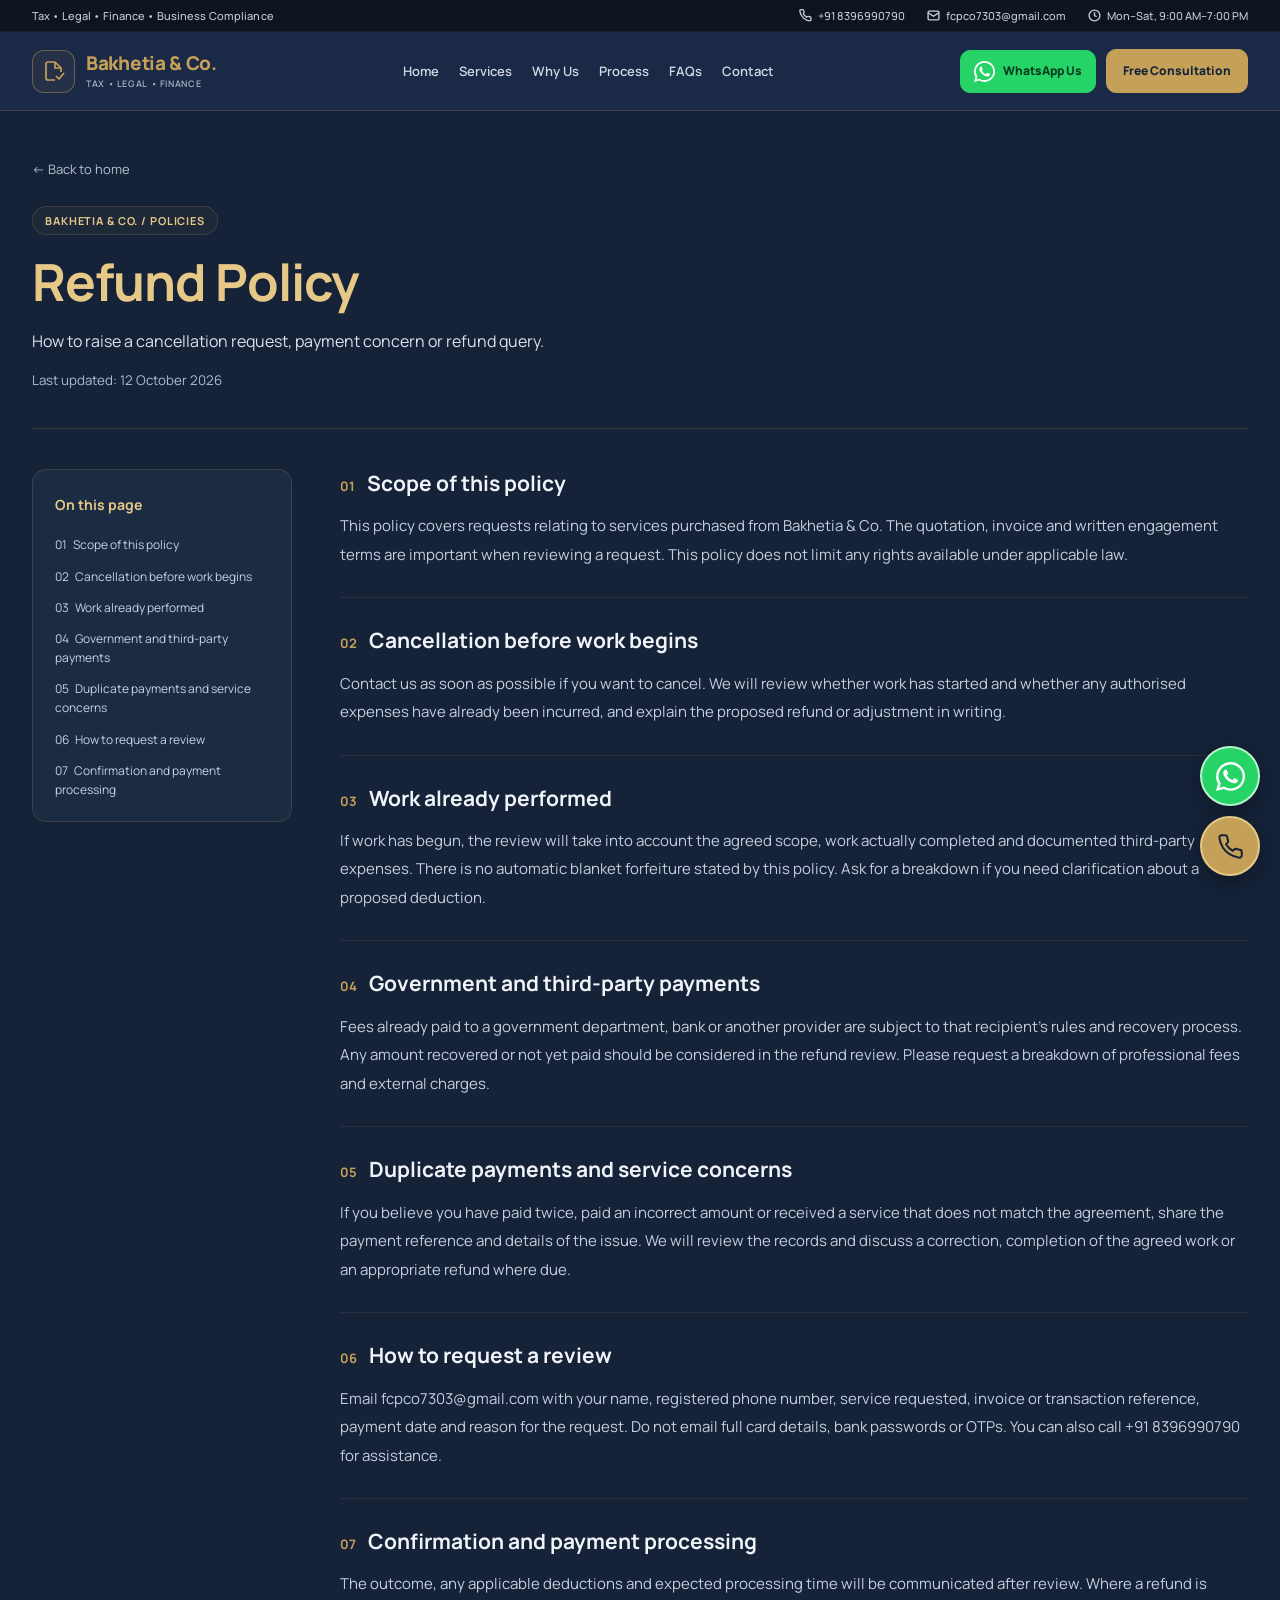
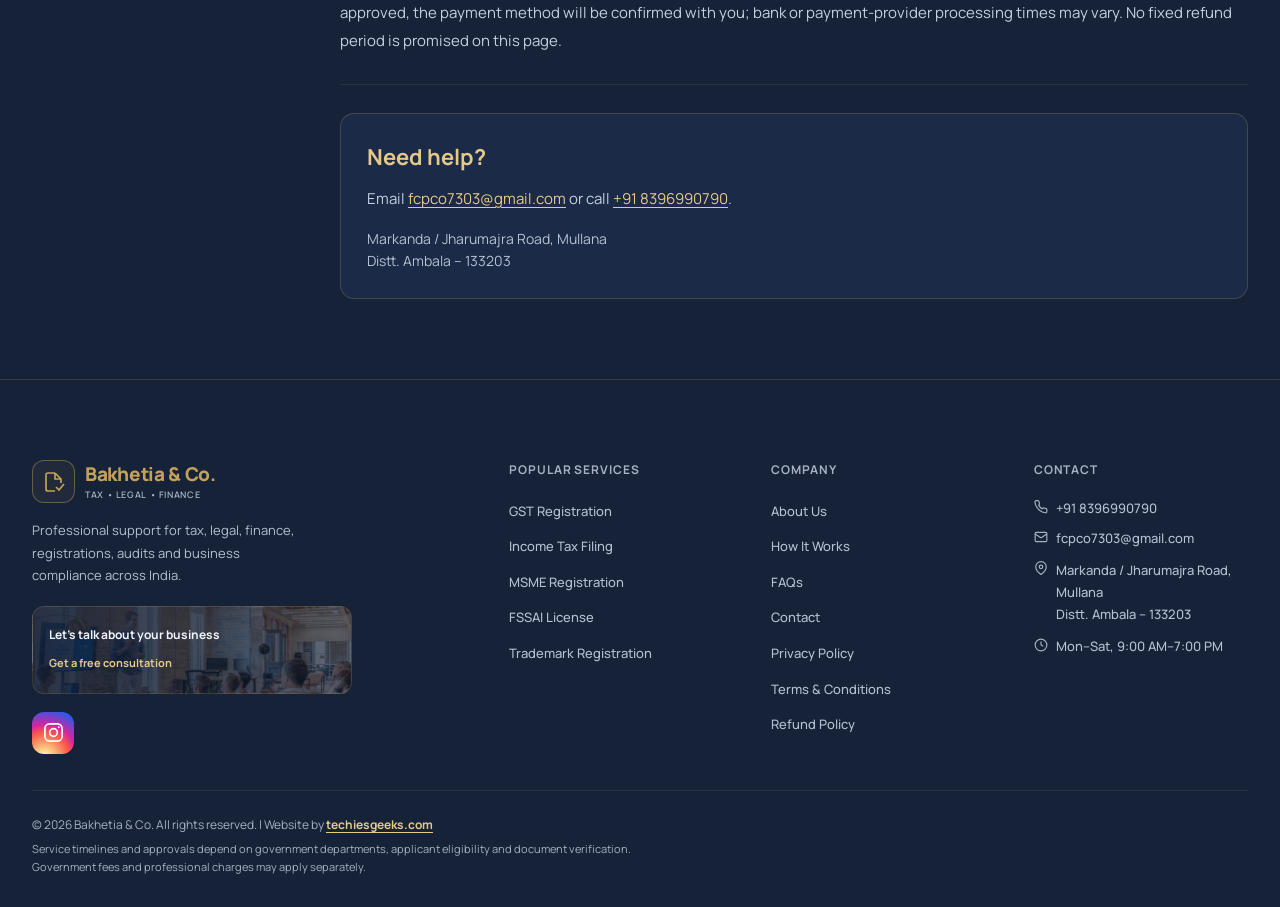
<file: refund-policy.html>
<!DOCTYPE html>
<html lang="en">
<head>
<meta charset="UTF-8">
<meta name="viewport" content="width=device-width, initial-scale=1.0">
<title>Refund Policy | Bakhetia &amp; Co.</title>
<link rel="preconnect" href="https://fonts.googleapis.com">
<link rel="preconnect" href="https://fonts.gstatic.com" crossorigin>
<link href="https://fonts.googleapis.com/css2?family=Manrope:wght@400;500;600;700;800&display=swap" rel="stylesheet">
<style>
*, *::before, *::after { box-sizing: border-box; margin: 0; padding: 0; }

:root {
  /* Navy and gold */
  --primary: #C5A059;
  --primary-hover: #D8B66A;
  --navy: #1B2C50;
  --navy-raised: #24385F;
  --deep-navy: #101A30;
  --darker: #172744;

  /* Text */
  --foreground: #D5DDF0;
  --heading: #F0F4FC;
  --muted-foreground: #A7B0C2;
  --gold-subtle: #E7D7B4;

  /* Borders */
  --border: rgba(197,160,89,0.18);
  --border-solid: #3A4C70;
  --input-border: rgba(197,160,89,0.32);

  /* Accent fills */
  --accent: rgba(197,160,89,0.09);
  --soft: #1B2C50;
  --secondary: #24385F;

  /* Gold palette */
  --gold: #C5A059;
  --gold-bright: #D8B66A;
  --gold-light: #E7D7B4;
  --gold-subtle-color: #A7B0C2;
  --gold-bronze: #9C793B;

  /* Status accents */
  --success: #C5A059;
  --success-light: rgba(197,160,89,0.12);

  /* Backgrounds */
  --background: #101A30;
  --white: #ffffff;

  /* Radii */
  --radius-sm: 6px;
  --radius: 10px;
  --radius-card: 22px;
}

html { scroll-behavior: smooth; }
body {
  font-family: 'Manrope', ui-sans-serif, system-ui, sans-serif;
  color: var(--foreground);
  background: var(--deep-navy);
  line-height: 1.6;
  -webkit-font-smoothing: antialiased;
}

.site-container {
  max-width: 1328px;
  margin: 0 auto;
  padding: 0 32px;
}
.top-bar .site-container,
nav .site-container { max-width: 1720px; }
.section-space {
  padding-top: 88px;
  padding-bottom: 88px;
}
/* ── TOP BAR ── */
.top-bar {
  background: var(--darker);
  height: 30px;
  display: flex;
  align-items: center;
  border-bottom: 1px solid rgba(197,160,89,0.12);
}
.top-bar-inner {
  display: flex;
  align-items: center;
  justify-content: center;
  gap: 8px;
  width: 100%;
}
.top-bar-left {
  font-size: 14px;
  font-weight: 600;
  color: var(--gold-subtle-color);
  display: flex;
  align-items: center;
  gap: 6px;
  letter-spacing: 0.01em;
}
.top-bar-right {
  display: flex;
  align-items: center;
  gap: 28px;
}
.top-bar-right a,
.top-bar-right span {
  display: flex;
  align-items: center;
  gap: 6px;
  font-size: 14px;
  font-weight: 600;
  color: var(--muted-foreground);
  text-decoration: none;
  white-space: nowrap;
}
.top-bar-right a:hover { color: var(--gold); }

/* ── NAV ── */
nav {
  position: sticky;
  top: 0;
  z-index: 100;
  background: rgba(16,26,48,0.97);
  backdrop-filter: blur(10px);
  -webkit-backdrop-filter: blur(10px);
  border-bottom: 1px solid rgba(197,160,89,0.24);
  box-shadow: 0 8px 24px rgba(5,12,25,.14);
}
.nav-inner {
  display: grid;
  grid-template-columns: auto 1fr auto;
  align-items: center;
  min-height: 76px;
}
.nav-logo {
  display: flex;
  align-items: center;
  gap: 10px;
  text-decoration: none;
  margin-right: 40px;
}
.nav-logo-icon {
  width: 48px;
  height: 48px;
  background: var(--gold);
  border-radius: 8px;
  display: flex;
  align-items: center;
  justify-content: center;
  color: var(--deep-navy);
  font-size: 18px;
  font-weight: 800;
  flex-shrink: 0;
}
.nav-logo-text {
  display: flex;
  flex-direction: column;
  line-height: 1.1;
}
.nav-logo-name {
  font-size: 20px;
  font-weight: 800;
  color: var(--gold-light);
  letter-spacing: -0.3px;
}
.nav-logo-sub {
  font-size: 11px;
  font-weight: 600;
  color: var(--gold-subtle-color);
  letter-spacing: 0.1em;
  text-transform: uppercase;
}
.nav-links {
  display: flex;
  align-items: center;
  gap: 4px;
  list-style: none;
}
.nav-links a {
  font-size: 14px;
  font-weight: 600;
  color: var(--muted-foreground);
  text-decoration: none;
  padding: 9px 12px;
  border-radius: var(--radius-sm);
  transition: color .15s, background .15s, box-shadow .15s;
  white-space: nowrap;
}
.nav-links a:hover { color: var(--gold-light); background: rgba(197,160,89,0.1); box-shadow: inset 0 -2px var(--gold); }
.nav-actions {
  display: flex;
  align-items: center;
  gap: 10px;
}
.nav-cta,
.nav-apply {
  font-family: 'Manrope', sans-serif;
  font-size: 14px;
  font-weight: 700;
  border: 1px solid var(--gold);
  padding: 10px 20px;
  border-radius: 8px;
  cursor: pointer;
  text-decoration: none;
  transition: background .15s, color .15s, border-color .15s;
  white-space: nowrap;
}
.nav-cta {
  color: var(--deep-navy);
  background: var(--gold);
  font-size: 14px;
  padding: 10px 18px;
  border-radius: 8px;
}
.nav-cta:hover { background: var(--gold-bright); border-color: var(--gold-bright); }
.nav-apply {
  color: var(--gold-light);
  background: rgba(197,160,89,.08);
}
.nav-apply:hover { background: rgba(197,160,89,.18); }
.hero-actions .nav-apply {
  color: var(--deep-navy);
  background: #fff;
  border-color: #fff;
}
.hero-actions .nav-apply:hover {
  background: #f1f3f6;
  border-color: #f1f3f6;
}
.hero-actions .hero-call-button { display: inline-flex; align-items: center; gap: 8px; }
.hero-call-icon {
  position: relative;
  display: inline-flex;
  width: 24px;
  height: 24px;
  flex: 0 0 24px;
}
.hero-call-icon::before {
  content: "";
  position: absolute;
  inset: 0;
  border: 2px solid rgba(37,211,102,.6);
  border-radius: 50%;
  pointer-events: none;
  animation: contact-logo-wave 1.8s ease-out infinite;
}
.hero-call-icon svg { position: relative; z-index: 1; }
#callback { display: none; }
#callback.is-open {
  position: fixed;
  inset: 0;
  z-index: 1000;
  display: grid;
  place-items: center;
  overflow-y: auto;
  padding: 24px;
  background: rgba(7,12,24,.78);
  backdrop-filter: blur(6px);
}
#callback.is-open .hero-form-card {
  position: relative;
  width: min(820px, 100%);
  max-height: calc(100vh - 48px);
  overflow-y: auto;
  margin: 0;
  padding: 42px;
  animation: callback-slide-in .7s cubic-bezier(.2,.65,.25,1) both;
}
@keyframes callback-slide-in {
  from { opacity: 0; transform: translateX(-72px); }
  to { opacity: 1; transform: translateX(0); }
}
#callback.is-open .hero-form-card > h3,
#callback.is-open .hero-form-card > .form-subtitle,
#callback.is-open #heroForm > * {
  animation: callback-content-in .55s ease-out both;
}
#callback.is-open .hero-form-card > h3,
#callback.is-open #heroForm > :nth-child(odd) { --content-offset: -28px; }
#callback.is-open .hero-form-card > .form-subtitle,
#callback.is-open #heroForm > :nth-child(even) { --content-offset: 28px; }
#callback.is-open .hero-form-card > h3 { animation-delay: .12s; }
#callback.is-open .hero-form-card > .form-subtitle { animation-delay: .2s; }
#callback.is-open #heroForm > :nth-child(1) { animation-delay: .2s; }
#callback.is-open #heroForm > :nth-child(2) { animation-delay: .28s; }
#callback.is-open #heroForm > :nth-child(3) { animation-delay: .36s; }
#callback.is-open #heroForm > :nth-child(4) { animation-delay: .44s; }
#callback.is-open #heroForm > :nth-child(5) { animation-delay: .52s; }
#callback.is-open #heroForm > :nth-child(6) { animation-delay: .6s; }
@keyframes callback-content-in {
  from { opacity: 0; transform: translateX(var(--content-offset, 0)); }
  to { opacity: 1; transform: translateX(0); }
}
@media (prefers-reduced-motion: reduce) {
  #callback.is-open .hero-form-card,
  #callback.is-open .hero-form-card > h3,
  #callback.is-open .hero-form-card > .form-subtitle,
  #callback.is-open #heroForm > * { animation: none; }
}
.callback-close {
  display: none;
  position: absolute;
  top: 12px;
  right: 14px;
  width: 36px;
  height: 36px;
  border: 1px solid rgba(231,215,180,.4);
  border-radius: 50%;
  background: rgba(16,26,48,.75);
  color: var(--gold-light);
  font: inherit;
  font-size: 24px;
  line-height: 1;
  cursor: pointer;
}
#callback.is-open .callback-close { display: grid; place-items: center; }
.callback-close:hover { background: var(--navy-raised); }
body.callback-open { overflow: hidden; }

/* ── HERO ── */
.hero {
  position: relative;
  isolation: isolate;
  min-height: 650px;
  display: flex;
  align-items: flex-start;
  background-color: var(--deep-navy);
  padding-top: 36px;
  padding-bottom: 36px;
  border-bottom: 1px solid rgba(197,160,89,0.15);
}
.hero::before,
.hero::after {
  content: "";
  position: absolute;
  inset: 0;
  pointer-events: none;
}
.hero::before {
  z-index: -1;
  background: url('./assets/hero-accounting-office.png') center 56% / cover no-repeat;
  filter: brightness(1.08);
}
.hero::after {
  z-index: 0;
  background: linear-gradient(90deg, rgba(12,25,48,.68) 0%, rgba(12,25,48,.56) 34%, rgba(12,25,48,.34) 53%, rgba(12,25,48,.1) 76%, transparent 92%);
}
.hero-grid {
  display: grid;
  grid-template-columns: minmax(0, 1.1fr) minmax(320px, .8fr);
  align-items: center;
  gap: clamp(28px, 5vw, 76px);
}
.hero > .site-container { width: 100%; max-width: 1720px; }
.hero > .site-container { position: relative; z-index: 1; }
.hero-grid { width: 100%; }
.hero-copy {
  position: relative;
  z-index: 1;
  width: min(100%, 760px);
  margin-right: auto;
  justify-self: start;
  text-align: left;
}
.hero-desc { margin-right: auto; }
.hero-trust { justify-content: flex-start; }
.hero-visual-icons {
  display: none;
}
.hero-visual-icons span {
  width: 116px;
  height: 118px;
  border: 1.5px solid rgba(255,255,255,.78);
  border-radius: 15px;
  color: #fff;
  display: flex;
  flex-direction: column;
  align-items: center;
  justify-content: center;
  gap: 3px;
  font-size: 19px;
  font-weight: 700;
  background: rgba(36,56,95,.22);
  text-shadow: 0 2px 8px rgba(0,0,0,.3);
}
.hero-visual-icons span:nth-child(2), .hero-visual-icons span:nth-child(4) { transform: translateY(56px); }
.hero-visual-icons svg { width: 54px; height: 54px; stroke: currentColor; fill: none; stroke-width: 1.6; }
.hero h1 {
  max-width: 820px;
  font-size: clamp(34px, 3.2vw, 48px);
  font-weight: 800;
  color: #ffffff;
  line-height: 1.08;
  letter-spacing: -2px;
  margin-bottom: 16px;
  text-shadow: 0 2px 12px rgba(0,0,0,.38);
  animation: hero-drop-in .75s cubic-bezier(.2,.65,.25,1) both;
}
.hero h1 .hl { color: var(--gold); }
.hero-subheading {
  color: var(--gold-light);
  font-size: clamp(15px, 1.25vw, 18px);
  line-height: 1.45;
  font-weight: 700;
  margin-bottom: 16px;
  text-shadow: 0 1px 7px rgba(0,0,0,.42);
  animation: hero-left-in .75s .16s cubic-bezier(.2,.65,.25,1) both;
}
.hero-desc {
  width: 100%;
  max-width: 760px;
  font-size: 14px;
  font-weight: 400;
  color: #F0F4FC;
  line-height: 1.75;
  margin-bottom: 26px;
  text-shadow: 0 1px 6px rgba(0,0,0,.48);
  animation: hero-left-in .75s .28s cubic-bezier(.2,.65,.25,1) both;
}
.hero-trust {
  display: flex;
  flex-wrap: wrap;
  width: fit-content;
  max-width: min(100%, 760px);
  margin-top: 32px;
}
.hero-trust-item {
  display: flex;
  align-items: center;
  min-width: 0;
  max-width: 260px;
  flex: 0 1 auto;
  gap: 10px;
  min-height: 54px;
  padding: 4px 12px;
  color: #F0F4FC;
  font-size: 12px;
  line-height: 1.4;
  font-weight: 700;
  border-right: 1px solid rgba(231,215,180,.38);
  overflow-wrap: break-word;
  animation: hero-left-in .7s .4s cubic-bezier(.2,.65,.25,1) both;
}
.hero-trust-item:nth-child(2) { animation-delay: .5s; }
.hero-trust-item:nth-child(3) { animation-delay: .6s; }
.hero-trust-item:first-child { padding-left: 0; }
.hero-trust-item:last-child { border-right: 0; padding-right: 0; }
.hero-actions {
  display: flex;
  align-items: center;
  gap: 14px;
  flex-wrap: wrap;
  margin-top: 28px;
  animation: hero-left-in .75s .68s cubic-bezier(.2,.65,.25,1) both;
}
.hero .hero-form-card {
  position: relative;
  z-index: 1;
  width: 100%;
  max-width: 400px;
  justify-self: end;
  margin: 0;
  padding: 20px 22px;
  border-color: rgba(231,215,180,.55);
  background: rgba(16,26,48,.78);
  box-shadow: 0 20px 55px rgba(5,12,25,.32), inset 0 1px rgba(255,255,255,.12);
  backdrop-filter: blur(5px);
  -webkit-backdrop-filter: blur(5px);
  animation: hero-right-in .8s .18s cubic-bezier(.2,.65,.25,1) both;
}
.hero .hero-form-card h3 { font-size: 20px; }
.hero .hero-form-card .form-subtitle { margin-bottom: 10px; }
.hero .hero-form-card .form-group { margin-bottom: 8px; }
.hero .hero-form-card .form-group label { font-size: 12px; margin-bottom: 3px; }
.hero .hero-form-card .form-group input,
.hero .hero-form-card .form-group select { height: 40px; font-size: 13px; }
.hero .form-row { grid-template-columns: repeat(2, minmax(0, 1fr)); gap: 10px; }
.hero .form-checkbox { gap: 8px; margin-bottom: 9px; }
.hero .form-checkbox label { font-size: 11px; }
.hero .btn-form-submit { height: 42px; }
.hero .hero-form-card .form-secure { margin-top: 7px; font-size: 10px; }
.hero .hero-form-card .form-secure { display: flex; }
.hero-trust-item svg {
  width: 34px;
  height: 34px;
  flex: 0 0 34px;
  color: var(--gold);
  stroke: currentColor;
  fill: none;
  stroke-width: 1.8;
}
.hero-cta {
  display: flex;
  align-items: center;
  gap: 12px;
  flex-wrap: wrap;
  margin-bottom: 20px;
}
.btn-hero-primary {
  font-size: 14px;
  font-weight: 700;
  color: var(--deep-navy);
  background: var(--gold);
  border: none;
  padding: 12px 18px;
  border-radius: 9px;
  cursor: pointer;
  text-decoration: none;
  display: inline-flex;
  align-items: center;
  gap: 8px;
  transition: background .15s, transform .15s, box-shadow .15s;
  font-family: 'Manrope', sans-serif;
  box-shadow: 0 8px 22px rgba(0,0,0,.2);
}
.btn-hero-primary:hover { background: var(--gold-bright); transform: translateY(-2px); box-shadow: 0 11px 26px rgba(0,0,0,.26); }
.btn-hero-call {
  font-size: 14px;
  font-weight: 700;
  color: var(--gold-light);
  background: rgba(16,26,48,.38);
  border: 1.5px solid rgba(231,215,180,0.58);
  padding: 10px 16px;
  border-radius: 9px;
  cursor: pointer;
  text-decoration: none;
  display: inline-flex;
  align-items: center;
  gap: 8px;
  transition: border-color .15s, background .15s, transform .15s;
  font-family: 'Manrope', sans-serif;
}
.btn-hero-call:hover { border-color: var(--gold); background: rgba(197,160,89,0.14); transform: translateY(-2px); }
.btn-hero-call svg {
  width: 24px;
  height: 24px;
  flex: 0 0 24px;
  animation: contact-green-glow 1.6s ease-in-out infinite;
}
.hero-fine {
  font-size: 12px;
  color: var(--gold-subtle-color);
  font-weight: 500;
}

/* Hero Form Card */
.hero-form-card {
  background: linear-gradient(145deg, var(--navy), var(--navy-raised));
  border: 1px solid rgba(197,160,89,0.3);
  border-radius: 18px;
  padding: 26px 28px;
  box-shadow: 0 24px 72px rgba(0,0,0,.48), 0 0 0 1px rgba(197,160,89,0.08);
  margin-top: -30px;
  backdrop-filter: blur(8px);
}
.hero-form-card .form-secure { display: none; }
.hero-form-card h3 {
  font-size: 20px;
  font-weight: 800;
  color: #F0F4FC;
  margin-bottom: 4px;
}
.hero-form-card .form-subtitle {
  font-size: 14px;
  color: #D5DDF0;
  margin-bottom: 18px;
  font-weight: 400;
}
.form-group {
  margin-bottom: 12px;
}
.form-group label {
  display: block;
  font-size: 14px;
  font-weight: 600;
  color: rgba(255,255,255,0.9);
  margin-bottom: 5px;
}
.form-group input,
.form-group select {
  width: 100%;
  height: 44px;
  padding: 0 13px;
  border: 1.5px solid rgba(231,215,180,0.34);
  border-radius: 8px;
  font-size: 14px;
  font-family: 'Manrope', sans-serif;
  font-weight: 500;
  color: #F0F4FC;
  background: rgba(27,44,80,0.9);
  outline: none;
  transition: border-color .15s;
  appearance: none;
  -webkit-appearance: none;
}
.form-group select option { background: #1B2C50; color: #F0F4FC; }
.form-group input:focus,
.form-group select:focus { border-color: var(--gold); }
.form-group input::placeholder { color: rgba(213,223,243,0.72); font-weight: 400; }
.select-wrap {
  position: relative;
}
.select-wrap::after {
  content: '';
  position: absolute;
  right: 13px;
  top: 50%;
  transform: translateY(-50%);
  width: 0;
  height: 0;
  border-left: 5px solid transparent;
  border-right: 5px solid transparent;
  border-top: 6px solid var(--gold-subtle-color);
  pointer-events: none;
}
.form-row { display: grid; grid-template-columns: 1fr 1fr; gap: 12px; }
.form-checkbox {
  display: flex;
  align-items: flex-start;
  gap: 10px;
  margin-bottom: 14px;
}
.form-checkbox input[type="checkbox"] {
  width: 16px;
  height: 16px;
  flex-shrink: 0;
  margin-top: 2px;
  accent-color: var(--gold);
  cursor: pointer;
}
.form-checkbox label {
  font-size: 12px;
  color: #D5DDF0;
  font-weight: 400;
  cursor: pointer;
  line-height: 1.5;
}
.btn-form-submit {
  position: relative;
  width: 100%;
  height: 44px;
  background: var(--gold);
  color: var(--deep-navy);
  font-size: 14px;
  font-weight: 700;
  font-family: 'Manrope', sans-serif;
  border: none;
  border-radius: 8px;
  cursor: pointer;
  display: flex;
  align-items: center;
  justify-content: center;
  gap: 8px;
  transition: background .15s;
}
.btn-form-call-icon {
  position: relative;
  display: inline-flex;
  align-items: center;
  justify-content: center;
  width: 24px;
  height: 24px;
}
.btn-form-call-icon::before {
  content: "";
  position: absolute;
  inset: 0;
  border: 2px solid rgba(37,211,102,.6);
  border-radius: 50%;
  pointer-events: none;
  animation: contact-logo-wave 1.8s ease-out infinite;
}
.btn-form-call-icon svg {
  position: relative;
  z-index: 1;
}
.btn-form-submit:hover { background: var(--gold-bright); }
.form-secure {
  font-size: 11px;
  color: var(--gold-subtle-color);
  text-align: center;
  margin-top: 10px;
  display: flex;
  align-items: center;
  justify-content: center;
  gap: 5px;
}
.form-error {
  font-size: 12px;
  color: var(--gold-light);
  margin-top: 4px;
  display: none;
}

/* ── STATS STRIP ── */
.stats-strip-wrap {
  margin-top: -56px;
  position: relative;
  z-index: 10;
}
.stats-strip {
  display: grid;
  grid-template-columns: repeat(4, 1fr);
  background: var(--navy);
  border: 1px solid rgba(197,160,89,0.22);
  border-radius: var(--radius-card);
  box-shadow: 0 16px 48px rgba(0,0,0,0.4);
  overflow: hidden;
}
.stat-item {
  padding: 24px 28px;
  border-right: 1px solid rgba(197,160,89,0.15);
  display: flex;
  align-items: center;
  gap: 16px;
  background-color: var(--navy-raised);
}
.stat-item:last-child { border-right: none; }
.stat-icon-wrap {
  width: 44px;
  height: 44px;
  border-radius: 50%;
  display: flex;
  align-items: center;
  justify-content: center;
  flex-shrink: 0;
}
.stat-icon-blue { background: rgba(197,160,89,0.15); color: var(--gold); }
.stat-icon-green { background: var(--success-light); color: var(--success); }
.stat-icon-navy { background: rgba(197,160,89,0.1); color: var(--gold); }
.stat-num {
  font-size: 24px;
  font-weight: 800;
  color: var(--gold-light);
  letter-spacing: -0.5px;
  line-height: 1;
  margin-bottom: 3px;
}
.stat-label {
  font-size: 12px;
  font-weight: 500;
  color: #D5DDF0;
  line-height: 1.3;
}
.stat-num { color: #F0F4FC; }

/* ── SECTION HEADERS ── */
.section-tag {
  display: inline-flex;
  align-items: center;
  gap: 6px;
  background: rgba(197,160,89,0.15);
  color: var(--gold);
  border: 1px solid rgba(197,160,89,0.3);
  font-size: 11px;
  font-weight: 700;
  letter-spacing: 0.08em;
  text-transform: uppercase;
  padding: 4px 12px;
  border-radius: 100px;
  margin-bottom: 14px;
}
.section-title {
  font-size: 36px;
  font-weight: 800;
  color: var(--gold-light);
  line-height: 1.15;
  letter-spacing: -0.8px;
  margin-bottom: 12px;
}
.section-desc {
  font-size: 15px;
  color: var(--muted-foreground);
  line-height: 1.65;
  max-width: 560px;
  font-weight: 400;
}
.section-header-center {
  text-align: center;
  display: flex;
  flex-direction: column;
  align-items: center;
}
.section-header-center .section-desc { text-align: center; }

/* ── SERVICES ── */
.services-filter {
  display: flex;
  justify-content: center;
  gap: 8px;
  flex-wrap: wrap;
  margin: 32px 0 40px;
}
.filter-btn {
  font-size: 13px;
  font-weight: 600;
  font-family: 'Manrope', sans-serif;
  color: var(--muted-foreground);
  background: rgba(255,255,255,0.05);
  border: 1.5px solid rgba(197,160,89,0.15);
  padding: 8px 18px;
  border-radius: 100px;
  cursor: pointer;
  transition: all .15s;
}
.filter-btn.active, .filter-btn:hover {
  color: var(--deep-navy);
  background: var(--gold);
  border-color: var(--gold);
}
.services-grid {
  display: grid;
  grid-template-columns: repeat(3, 1fr);
  gap: 22px;
}
.service-card {
  isolation: isolate;
  overflow: hidden;
  background: var(--deep-navy);
  border: 1px solid rgba(197,160,89,0.2);
  border-radius: var(--radius-card);
  padding: 194px 30px 30px;
  box-shadow: 0 8px 32px rgba(0,0,0,0.3);
  transition: transform .2s, box-shadow .2s, border-color .2s;
  position: relative;
  display: flex;
  flex-direction: column;
}
.service-photo {
  position: absolute;
  z-index: 0;
  inset: 0 0 auto;
  height: 172px;
  overflow: hidden;
  background-color: var(--navy-raised);
  background-image: var(--service-image, linear-gradient(135deg, var(--navy-raised), var(--deep-navy)));
  background-size: cover;
  background-position: center;
}
.service-photo::after {
  content: '';
  position: absolute;
  inset: 0;
  background: linear-gradient(180deg, rgba(16,26,48,.08), rgba(16,26,48,.3));
  pointer-events: none;
}
.service-card:nth-child(1) .service-photo { --service-image: url('./assets/service-gst.jpg'); }
.service-card:nth-child(2) .service-photo { --service-image: url('./assets/service-income-tax.jpg'); }
.service-card:nth-child(3) .service-photo { --service-image: url('./assets/service-audit.jpg'); }
.service-card:nth-child(4) .service-photo { --service-image: url('./assets/service-loan.jpg'); }
.service-card:nth-child(5) .service-photo { --service-image: url('./assets/service-msme.jpg'); }
.service-card:nth-child(6) .service-photo { --service-image: url('./assets/service-food.jpg'); }
.service-card:nth-child(7) .service-photo { --service-image: url('./assets/service-trademark.jpg'); }
.service-card:nth-child(8) .service-photo { --service-image: url('./assets/service-trade.jpg'); }
.service-card:nth-child(9) .service-photo { --service-image: url('./assets/service-notice.jpg'); }
.service-photo-label {
  position: absolute;
  z-index: 1;
  top: 15px;
  left: 16px;
  padding: 5px 9px;
  border: 1px solid rgba(231,215,180,.48);
  border-radius: 100px;
  background: rgba(16,26,48,.72);
  color: #F0F4FC;
  font-size: 10px;
  font-weight: 800;
  letter-spacing: .08em;
  line-height: 1.25;
  max-width: 48%;
  text-transform: uppercase;
  backdrop-filter: blur(6px);
}
.service-badge { max-width: 46%; text-align: center; line-height: 1.35; }
.service-card > :not(.service-photo) {
  position: relative;
  z-index: 1;
}
.service-card > .service-badge { position: absolute; z-index: 2; }
.service-card:hover {
  transform: translateY(-3px);
  box-shadow: 0 16px 48px rgba(0,0,0,0.4);
  border-color: rgba(197,160,89,0.45);
}
.service-card.hidden { display: none; }
.service-badge {
  position: absolute;
  z-index: 2;
  top: 20px;
  right: 20px;
  font-size: 10px;
  font-weight: 700;
  padding: 3px 10px;
  border-radius: 100px;
  letter-spacing: 0.04em;
}
.badge-green { background: var(--success-light); color: var(--success); }
.badge-blue { background: rgba(197,160,89,0.15); color: var(--gold); }
.badge-orange { background: rgba(197,160,89,0.15); color: var(--gold-bright); }
.badge-red { background: var(--success-light); color: var(--gold-light); }
.svc-eyebrow {
  font-size: 10px;
  font-weight: 700;
  text-transform: uppercase;
  letter-spacing: 0.1em;
  color: var(--gold);
  margin-bottom: 8px;
}
.service-card h3 {
  font-size: 20px;
  font-weight: 800;
  color: #F0F4FC;
  line-height: 1.2;
  margin-bottom: 6px;
}
.svc-subtitle {
  font-size: 13px;
  font-weight: 600;
  color: #D5DDF0;
  text-shadow: 0 1px 6px rgba(0,0,0,.65);
  margin-bottom: 12px;
  line-height: 1.4;
}
.service-card > p {
  font-size: 13px;
  color: #D5DDF0;
  line-height: 1.65;
  margin-bottom: 18px;
  text-shadow: 0 1px 5px rgba(0,0,0,.55);
}
.service-card > p.svc-subtitle { color: #D5DDF0; font-weight: 700; }
.svc-bullets {
  list-style: none;
  display: flex;
  flex-direction: column;
  gap: 7px;
  margin-bottom: 24px;
  flex: 1;
}
.svc-bullets li {
  display: flex;
  align-items: flex-start;
  gap: 8px;
  font-size: 13px;
  color: #F0F4FC;
  font-weight: 500;
  line-height: 1.4;
}
.svc-bullets li::before {
  content: '✓';
  width: 16px;
  height: 16px;
  border-radius: 50%;
  background: rgba(197,160,89,0.15);
  flex-shrink: 0;
  margin-top: 1px;
  display: flex;
  align-items: center;
  justify-content: center;
  color: var(--gold);
  font-size: 11px;
  font-weight: 800;
}
.svc-actions {
  display: flex;
  align-items: center;
  gap: 12px;
  flex-wrap: wrap;
}
.btn-svc-primary {
  font-size: 13px;
  font-weight: 700;
  color: var(--deep-navy);
  background: var(--gold);
  border: none;
  padding: 9px 18px;
  border-radius: var(--radius-sm);
  cursor: pointer;
  text-decoration: none;
  font-family: 'Manrope', sans-serif;
  display: inline-flex;
  align-items: center;
  gap: 6px;
  transition: background .15s;
}
.btn-svc-primary:hover { background: var(--gold-bright); }
.btn-svc-secondary {
  font-size: 13px;
  font-weight: 600;
  color: var(--gold-light);
  text-decoration: none;
  display: inline-flex;
  align-items: center;
  gap: 4px;
  transition: color .15s;
}
.btn-svc-secondary:hover { color: var(--gold); }

/* ── GST NOTICE BANNER ── */
.gst-notice-banner {
  background:
    linear-gradient(100deg, rgba(16,26,48,.96), rgba(16,26,48,.84)),
    url('./assets/service-notice.jpg') center / cover;
  border-radius: var(--radius-card);
  padding: 48px 56px;
  display: grid;
  grid-template-columns: 1fr 1fr;
  gap: 48px;
  align-items: center;
  margin-top: 32px;
}
.gst-notice-tag {
  display: inline-block;
  font-size: 10px;
  font-weight: 700;
  letter-spacing: 0.1em;
  text-transform: uppercase;
  color: var(--gold-light);
  background: rgba(197,160,89,0.15);
  padding: 4px 12px;
  border-radius: 100px;
  margin-bottom: 14px;
}
.gst-notice-banner h2 {
  font-size: 26px;
  font-weight: 800;
  color: var(--white);
  line-height: 1.2;
  letter-spacing: -0.5px;
  margin-bottom: 10px;
}
.gst-notice-banner > div:first-child > p {
  font-size: 14px;
  color: #A7B0C2;
  line-height: 1.65;
}
.gst-notice-features {
  display: grid;
  grid-template-columns: 1fr 1fr;
  gap: 12px;
  margin-bottom: 24px;
}
.gst-notice-feat {
  display: flex;
  align-items: center;
  gap: 8px;
  font-size: 13px;
  font-weight: 600;
  color: var(--white);
}
.gst-notice-feat .chk { color: var(--success); font-size: 16px; }
.gst-notice-actions {
  display: flex;
  align-items: center;
  gap: 12px;
  flex-wrap: wrap;
}
.btn-notice-primary {
  font-size: 14px;
  font-weight: 700;
  color: var(--deep-navy);
  background: var(--gold);
  border: none;
  padding: 11px 22px;
  border-radius: 8px;
  cursor: pointer;
  text-decoration: none;
  font-family: 'Manrope', sans-serif;
  transition: background .15s;
}
.btn-notice-primary:hover { background: var(--gold-bright); }
.btn-notice-secondary {
  font-size: 14px;
  font-weight: 700;
  color: var(--gold-light);
  background: rgba(197,160,89,0.08);
  border: 1.5px solid rgba(197,160,89,0.25);
  padding: 10px 20px;
  border-radius: 8px;
  cursor: pointer;
  text-decoration: none;
  font-family: 'Manrope', sans-serif;
  transition: background .15s;
}
.btn-notice-secondary:hover { background: rgba(197,160,89,0.16); }
.gst-drc-chips {
  display: flex;
  gap: 8px;
  flex-wrap: wrap;
  margin-top: 20px;
}
.drc-chip {
  font-size: 11px;
  font-weight: 700;
  padding: 4px 12px;
  border-radius: 100px;
  background: rgba(255,255,255,0.08);
  color: #A7B0C2;
  letter-spacing: 0.04em;
}

/* ── WHY US ── */
.why-grid {
  display: grid;
  grid-template-columns: repeat(3, 1fr);
  gap: 36px 48px;
  margin-top: 56px;
}
.trust-feature {
  position: relative;
  min-height: 290px;
  overflow: hidden;
  margin: 38px 0 32px;
  border: 1px solid rgba(197,160,89,.24);
  border-radius: var(--radius-card);
  background: var(--navy);
  box-shadow: 0 18px 50px rgba(0,0,0,.24);
}
.trust-feature::after {
  content: '';
  position: absolute;
  inset: 0;
  background: transparent;
}
.trust-feature-copy {
  position: relative;
  z-index: 1;
  width: min(620px, 68%);
  padding: 38px;
}
.trust-feature-copy h3 {
  margin: 0 0 10px;
  color: #F0F4FC;
  font-size: 23px;
  line-height: 1.25;
}
.trust-feature-copy > p {
  margin-bottom: 18px;
  color: #D5DDF0;
  font-size: 14px;
  line-height: 1.7;
}
.trust-feature-points {
  display: grid;
  grid-template-columns: 1fr 1fr;
  gap: 10px 16px;
  list-style: none;
}
.trust-feature-points li {
  display: flex;
  align-items: center;
  gap: 8px;
  color: #F0F4FC;
  font-size: 12px;
  font-weight: 600;
}
.trust-feature-points li::before {
  content: '✓';
  color: var(--gold);
  font-size: 14px;
  font-weight: 800;
}
.trust-feature-copy .section-tag {
  color: #D5DDF0;
  background: rgba(197,160,89,.32);
}
.why-icon {
  width: 40px;
  height: 40px;
  border-radius: 10px;
  background: rgba(197,160,89,0.15);
  display: flex;
  align-items: center;
  justify-content: center;
  margin-bottom: 14px;
  color: var(--gold);
  border: 1px solid rgba(197,160,89,0.25);
}
.why-item {
  position: relative;
  isolation: isolate;
  overflow: hidden;
  min-height: 168px;
  padding: 22px;
  border: 1px solid rgba(197,160,89,.16);
  border-radius: 16px;
  background: var(--deep-navy);
  transition: transform .2s, border-color .2s;
}
.why-item .why-icon { background: rgba(27,44,80,.72); }
.why-item h3 { color: #F0F4FC; text-shadow: 0 1px 6px rgba(0,0,0,.55); }
.why-item p { color: #D5DDF0; text-shadow: 0 1px 5px rgba(0,0,0,.65); }
.process-step {
  isolation: isolate;
  overflow: hidden;
  min-height: 168px;
  justify-content: flex-start;
  padding: 20px 14px;
  border: 1px solid rgba(197,160,89,.2);
  border-radius: 16px;
  background: var(--deep-navy);
  transition: transform .2s, border-color .2s;
}
.process-step:hover { transform: translateY(-3px); border-color: rgba(197,160,89,.48); }
.process-step > * { position: relative; z-index: 1; }
.process-step .process-num { box-shadow: 0 5px 18px rgba(0,0,0,.34); }
.process-step p { color: #D5DDF0; text-shadow: 0 1px 5px rgba(0,0,0,.6); }
.process-grid::before { display: none; }
.testi-card {
  position: relative;
  isolation: isolate;
  overflow: hidden;
  background: var(--deep-navy);
}
.testi-card::before,
.testi-card::after {
  content: '';
  position: absolute;
  z-index: 0;
  inset: 0 0 auto;
  height: 132px;
  pointer-events: none;
}
.testi-card::before {
  background-image: var(--card-photo);
  background-size: cover;
  background-position: center;
  transition: transform .4s ease;
}
.testi-card::after { background: linear-gradient(145deg, rgba(16,26,48,.3), rgba(16,26,48,.12)); }
.testi-card:nth-child(1) { --card-photo: url('./assets/service-msme.jpg'); }
.testi-card:nth-child(2) { --card-photo: url('./assets/service-food.jpg'); }
.testi-card:nth-child(3) { --card-photo: url('./assets/service-audit.jpg'); }
.testi-card:hover::before { transform: scale(1.045); }
.testi-card > * { position: relative; z-index: 1; }
.testi-text { color: #D5DDF0; text-shadow: 0 1px 5px rgba(0,0,0,.55); }
.why-item:hover { transform: translateY(-3px); border-color: rgba(197,160,89,.4); }
.why-item h3 {
  font-size: 15px;
  font-weight: 700;
  color: #F0F4FC;
  margin-bottom: 6px;
}
.why-item p {
  font-size: 13px;
  color: #D5DDF0;
  line-height: 1.65;
  text-shadow: 0 1px 5px rgba(0,0,0,.65);
}

/* ── PROCESS ── */
.process-section { background: var(--darker); border-top: 1px solid rgba(197,160,89,0.1); border-bottom: 1px solid rgba(197,160,89,0.1); }
.process-grid {
  display: grid;
  grid-template-columns: repeat(4, 1fr);
  gap: 24px;
  margin-top: 52px;
  position: relative;
}
.process-highlight {
  position: relative;
  min-height: 230px;
  overflow: hidden;
  margin-top: 36px;
  border: 1px solid rgba(197,160,89,.23);
  border-radius: var(--radius-card);
  background:
    linear-gradient(90deg, rgba(16,26,48,.96), rgba(16,26,48,.58)),
    url('./assets/process-step.jpg') center / cover;
}
.process-highlight::after {
  content: '';
  position: absolute;
  inset: 0;
  background: linear-gradient(90deg, rgba(27,44,80,.16), rgba(27,44,80,.04));
}
.process-highlight-copy {
  position: relative;
  z-index: 1;
  width: min(660px, 72%);
  padding: 28px 36px;
}
.process-highlight-copy .section-tag { margin-bottom: 12px; }
.process-highlight-copy h3 {
  margin-bottom: 8px;
  color: #F0F4FC;
  font-size: 21px;
  line-height: 1.3;
}
.process-highlight-copy p {
  margin-bottom: 16px;
  color: #D5DDF0;
  font-size: 13px;
  line-height: 1.65;
}
.process-grid::before {
  content: '';
  position: absolute;
  top: 28px;
  left: calc(12.5% + 28px);
  right: calc(12.5% + 28px);
  height: 2px;
  background: rgba(197,160,89,0.25);
  z-index: 0;
}
.process-step {
  display: flex;
  flex-direction: column;
  align-items: center;
  text-align: center;
  position: relative;
  z-index: 1;
}
.process-num {
  width: 56px;
  height: 56px;
  border-radius: 50%;
  background: var(--primary);
  border: none;
  display: flex;
  align-items: center;
  justify-content: center;
  font-size: 18px;
  font-weight: 800;
  color: var(--white);
  margin-bottom: 18px;
  letter-spacing: -0.5px;
}
.process-step h3 {
  font-size: 15px;
  font-weight: 700;
  color: #F0F4FC;
  margin-bottom: 8px;
}
.process-step p {
  font-size: 13px;
  color: #D5DDF0;
  line-height: 1.6;
}
.process-cta {
  text-align: center;
  margin-top: 40px;
}

/* ── BUSINESS TYPES ── */
.biz-types-row {
  display: flex;
  gap: 12px;
  flex-wrap: wrap;
  justify-content: center;
  margin-top: 40px;
}
.biz-type-chip {
  display: flex;
  align-items: center;
  gap: 8px;
  padding: 10px 20px;
  background: rgba(255,255,255,0.04);
  border: 1.5px solid rgba(197,160,89,0.2);
  border-radius: 100px;
  font-size: 13px;
  font-weight: 600;
  font-family: 'Manrope', sans-serif;
  color: var(--muted-foreground);
  cursor: pointer;
  transition: all .15s;
}
.biz-type-chip:hover, .biz-type-chip.active {
  color: var(--deep-navy);
  background: var(--gold);
  border-color: var(--gold);
}
.biz-type-chip svg { flex-shrink: 0; }

/* ── TESTIMONIALS ── */
.testimonials-section { background: var(--soft); border-top: 1px solid rgba(197,160,89,0.1); }
.testimonials-grid {
  display: grid;
  grid-template-columns: repeat(3, 1fr);
  gap: 22px;
  margin-top: 48px;
}
.testi-card {
  background: var(--navy);
  border: 1px solid rgba(197,160,89,0.2);
  border-radius: var(--radius-card);
  padding: 158px 28px 28px;
  box-shadow: 0 8px 32px rgba(0,0,0,0.3);
}
.testi-stars { color: var(--gold-bright); font-size: 15px; margin-bottom: 14px; letter-spacing: 2px; }
.testi-text {
  font-size: 14px;
  color: var(--muted-foreground);
  line-height: 1.7;
  margin-bottom: 20px;
  font-style: italic;
}
.testi-author {
  display: flex;
  align-items: center;
  gap: 12px;
}
.testi-avatar {
  width: 38px;
  height: 38px;
  border-radius: 50%;
  background: rgba(197,160,89,0.15);
  display: flex;
  align-items: center;
  justify-content: center;
  font-size: 14px;
  font-weight: 800;
  color: var(--gold);
  flex-shrink: 0;
  border: 1px solid rgba(197,160,89,0.3);
}
.testi-name {
  font-size: 13px;
  font-weight: 700;
  color: #F0F4FC;
}
.testi-role {
  font-size: 12px;
  color: var(--muted-foreground);
}
.testi-badge {
  font-size: 10px;
  font-weight: 600;
  color: var(--gold-subtle-color);
  background: rgba(197,160,89,0.1);
  padding: 2px 8px;
  border-radius: 4px;
  margin-top: 4px;
  display: inline-block;
}
.why-item p,
.process-step p,
.testi-card .testi-text,
.faq-a-inner {
  color: #D5DDF0;
  text-shadow: 0 1px 5px rgba(0,0,0,.65);
}

/* ── FAQ ── */
.faq-section { background: var(--deep-navy); }
.faq-list {
  margin-top: 48px;
  display: flex;
  flex-direction: column;
  gap: 10px;
  max-width: 760px;
  margin-left: auto;
  margin-right: auto;
}
.faq-item {
  position: relative;
  isolation: isolate;
  background: var(--deep-navy);
  border: 1px solid rgba(197,160,89,0.18);
  border-radius: 12px;
  overflow: hidden;
}
.faq-q {
  display: flex;
  align-items: center;
  justify-content: space-between;
  gap: 16px;
  padding: 18px 22px;
  cursor: pointer;
  font-size: 14px;
  font-weight: 700;
  color: #F0F4FC;
  user-select: none;
  transition: background .15s;
}
.faq-q:hover { background: rgba(197,160,89,0.08); }
.faq-chevron {
  width: 22px;
  height: 22px;
  border-radius: 50%;
  background: rgba(197,160,89,0.12);
  display: flex;
  align-items: center;
  justify-content: center;
  flex-shrink: 0;
  color: var(--gold);
  transition: transform .25s;
}
.faq-item.open .faq-chevron { transform: rotate(180deg); }
.faq-a {
  max-height: 0;
  overflow: hidden;
  transition: max-height .3s ease, padding .3s;
  padding: 0 22px;
}
.faq-a-inner {
  font-size: 13px;
  color: var(--muted-foreground);
  line-height: 1.7;
  padding-bottom: 18px;
}
.faq-item.open .faq-a { max-height: 400px; }
.faq-help {
  position: relative;
  display: flex;
  align-items: center;
  gap: 20px;
  overflow: hidden;
  max-width: 760px;
  min-height: 136px;
  margin: 20px auto 0;
  padding: 18px 24px;
  border: 1px solid rgba(197,160,89,.22);
  border-radius: 16px;
  background:
    linear-gradient(100deg, rgba(16,26,48,.94), rgba(16,26,48,.78)),
    url('./assets/contact-advisor.jpg') center / cover;
}
.faq-help > div,
.faq-help > a { position: relative; z-index: 1; }
.faq-help > div { flex: 1; }
.faq-help h3 { color: #F0F4FC; font-size: 15px; margin-bottom: 4px; }
.faq-help p { color: #D5DDF0; font-size: 12px; line-height: 1.5; }
.faq-help .btn-svc-primary { white-space: nowrap; }

/* ── BOTTOM CTA ── */
.bottom-cta {
  background:
    linear-gradient(100deg, rgba(16,26,48,.9), rgba(16,26,48,.68)),
    url('./assets/contact-advisor.jpg') center / cover;
  border-radius: var(--radius-card);
  padding: 48px 56px;
  display: grid;
  grid-template-columns: 1fr auto;
  gap: 40px;
  align-items: center;
}
.bottom-cta h2 {
  font-size: 26px;
  font-weight: 800;
  color: var(--white);
  line-height: 1.2;
  letter-spacing: -0.4px;
  margin-bottom: 8px;
}
.bottom-cta p {
  font-size: 14px;
  color: #A7B0C2;
  margin-bottom: 12px;
}
.bottom-cta-meta {
  font-size: 12px;
  color: #D5DDF0;
  display: flex;
  gap: 10px;
  flex-wrap: wrap;
}
.bottom-cta-meta span::before { content: '•'; margin-right: 4px; }
.bottom-cta-meta span:first-child::before { display: none; }
.bottom-cta-actions {
  display: flex;
  align-items: center;
  gap: 12px;
  flex-wrap: wrap;
  flex-shrink: 0;
}
.btn-cta-filled {
  font-size: 14px;
  font-weight: 700;
  color: var(--deep-navy);
  background: var(--gold);
  border: none;
  padding: 12px 24px;
  border-radius: 8px;
  cursor: pointer;
  text-decoration: none;
  font-family: 'Manrope', sans-serif;
  transition: background .15s;
  white-space: nowrap;
}
.btn-cta-filled:hover { background: var(--gold-bright); }
.btn-cta-wa {
  font-size: 14px;
  font-weight: 700;
  color: var(--gold-light);
  background: rgba(197,160,89,0.08);
  border: 1.5px solid rgba(197,160,89,0.25);
  padding: 11px 20px;
  border-radius: 8px;
  cursor: pointer;
  text-decoration: none;
  font-family: 'Manrope', sans-serif;
  transition: background .15s;
  display: flex;
  align-items: center;
  gap: 8px;
  white-space: nowrap;
}
.btn-cta-wa:hover { background: rgba(197,160,89,0.16); }

/* ── FOOTER ── */
footer {
  background: var(--darker);
  border-top: 1px solid rgba(197,160,89,0.15);
  padding-top: 64px;
  padding-bottom: 40px;
}
.footer-grid {
  display: grid;
  grid-template-columns: 2fr 1fr 1fr 1fr;
  gap: 48px;
  padding-bottom: 48px;
  border-bottom: 1px solid rgba(255,255,255,0.07);
  margin-bottom: 32px;
}
.footer-logo {
  display: flex;
  align-items: center;
  gap: 10px;
  text-decoration: none;
  margin-bottom: 16px;
}
.footer-brand-desc {
  font-size: 13px;
  color: var(--muted-foreground);
  line-height: 1.7;
  max-width: 280px;
  margin-bottom: 20px;
}
.footer-contact-feature {
  position: relative;
  display: flex;
  flex-direction: column;
  align-items: flex-start;
  justify-content: center;
  gap: 4px;
  overflow: hidden;
  max-width: 320px;
  min-height: 88px;
  margin: 0 0 18px;
  padding: 14px 16px;
  border: 1px solid rgba(197,160,89,.2);
  border-radius: 12px;
  background:
    linear-gradient(100deg, rgba(16,26,48,.9), rgba(16,26,48,.65)),
    url('./assets/contact-advisor.jpg') center / cover;
}
.footer-contact-feature strong {
  position: relative;
  z-index: 1;
  display: block;
  margin-bottom: 4px;
  color: #F0F4FC;
  font-size: 12px;
}
.footer-contact-feature a {
  position: relative;
  z-index: 1;
  color: var(--gold-light);
  font-size: 11px;
  font-weight: 700;
  text-decoration: none;
}
.footer-contact-feature a:hover { color: var(--gold-bright); }
.footer-social {
  display: flex;
  gap: 8px;
}
.social-btn {
  width: 32px;
  height: 32px;
  border-radius: 8px;
  background: rgba(197,160,89,0.1);
  border: 1px solid rgba(197,160,89,0.2);
  display: flex;
  align-items: center;
  justify-content: center;
  color: var(--gold-subtle-color);
  text-decoration: none;
  font-size: 13px;
  font-weight: 700;
  transition: background .15s, color .15s;
}
.social-btn:hover { background: var(--gold); color: var(--deep-navy); border-color: var(--gold); }
.footer-col h4 {
  font-size: 12px;
  font-weight: 700;
  color: var(--gold-subtle-color);
  text-transform: uppercase;
  letter-spacing: 0.08em;
  margin-bottom: 18px;
}
.footer-col ul {
  list-style: none;
  display: flex;
  flex-direction: column;
  gap: 10px;
}
.footer-col ul li a {
  font-size: 13px;
  color: var(--muted-foreground);
  text-decoration: none;
  font-weight: 500;
  transition: color .15s;
}
.footer-col ul li a:hover { color: var(--gold); }
.footer-col .contact-item {
  display: flex;
  align-items: flex-start;
  gap: 8px;
  font-size: 13px;
  color: var(--muted-foreground);
  font-weight: 500;
}
.footer-col .contact-item svg { color: var(--gold-subtle-color); flex-shrink: 0; margin-top: 2px; }
.footer-bottom {
  display: flex;
  align-items: flex-start;
  justify-content: space-between;
  flex-wrap: wrap;
  gap: 12px;
}
.footer-copyright {
  font-size: 12px;
  color: #A7B0C2;
  line-height: 1.6;
  max-width: 640px;
}

/* Keep navigation destinations anchored below the sticky header. */
#services,
#why-us,
.process-section,
.faq-section,
footer {
  position: relative;
  isolation: isolate;
  scroll-margin-top: 78px;
}
#services { background-color: var(--deep-navy); }
#why-us,
.faq-section { background-color: var(--deep-navy); }
.process-section,
footer { background-color: var(--darker); }
/* ── FLOATING BUTTONS ── */
.float-btns {
  position: fixed;
  top: auto;
  bottom: 24px;
  right: 20px;
  display: flex;
  flex-direction: column;
  align-items: flex-end;
  gap: 10px;
  z-index: 999;
}
.float-btn {
  position: relative;
  display: flex;
  align-items: center;
  justify-content: flex-start;
  gap: 8px;
  width: 62px;
  height: 62px;
  padding: 0 12px;
  box-sizing: border-box;
  overflow: hidden;
  border-radius: 100px;
  font-size: 13px;
  font-weight: 700;
  font-family: 'Manrope', sans-serif;
  text-decoration: none;
  box-shadow: 0 8px 24px rgba(0,0,0,.32);
  transition: width .35s ease, height .2s ease, transform .15s, box-shadow .15s;
}
.float-btn::before {
  content: "";
  position: absolute;
  z-index: 0;
  left: 13px;
  top: 13px;
  width: 36px;
  height: 36px;
  border: 2px solid rgba(37,211,102,.55);
  border-radius: 50%;
  pointer-events: none;
  animation: contact-logo-wave 1.8s ease-out infinite;
}
.float-btn.is-expanded { width: 160px; height: 52px; padding: 0 14px; }
.float-btn.is-expanded::before {
  left: 14px;
  top: 14px;
  width: 24px;
  height: 24px;
}
.float-btn.is-expanded svg { width: 15px; height: 15px; flex-basis: 15px; }
.float-btn svg { flex: 0 0 38px; }
.float-btn svg { position: relative; z-index: 1; }
.float-wa svg { animation: contact-green-glow 1.6s ease-in-out infinite; }
.float-wa:not(.is-expanded) svg { transform: translateY(3px); }
.float-label {
  max-width: 0;
  opacity: 0;
  white-space: nowrap;
  overflow: hidden;
  transition: max-width .4s ease, opacity .25s ease;
}
.float-btn.is-expanded .float-label { max-width: 120px; opacity: 1; }
.float-btn:hover { transform: translateY(-2px); }
.float-btn.is-expanded:hover { box-shadow: 0 6px 20px rgba(0,0,0,0.28); }
.float-wa {
  background: #25D366;
  color: var(--deep-navy);
  border: 2px solid rgba(255,255,255,.9);
  animation: whatsapp-button-glow 1.6s ease-in-out infinite;
}
.float-wa.is-expanded { background: #fff; border-color: var(--gold); }
@media (prefers-reduced-motion: reduce) {
  .float-btn,
  .float-label { transition: none; }
  .hero h1,
  .hero-subheading,
  .hero-desc,
  .hero-trust-item,
  .hero-actions,
  .hero .hero-form-card { animation: none; }
  .float-btn::before,
  .btn-form-call-icon::before,
  .hero-call-icon::before,
  .float-wa,
  .float-wa svg,
  .btn-hero-call svg { animation: none; }
}
@keyframes contact-logo-wave {
  0% { transform: scale(.8); opacity: .8; }
  100% { transform: scale(1.75); opacity: 0; }
}
@keyframes contact-green-glow {
  0%, 100% { filter: drop-shadow(0 0 2px rgba(37,211,102,.45)) drop-shadow(0 0 5px rgba(37,211,102,.2)); }
  50% { filter: drop-shadow(0 0 6px rgba(37,211,102,1)) drop-shadow(0 0 13px rgba(37,211,102,.72)); }
}
@keyframes whatsapp-button-glow {
  0%, 100% { box-shadow: 0 0 0 2px rgba(37,211,102,.25), 0 4px 14px rgba(37,211,102,.35); }
  50% { box-shadow: 0 0 0 7px rgba(37,211,102,.35), 0 0 24px rgba(37,211,102,.9); }
}
@keyframes hero-drop-in {
  from { opacity: 0; transform: translateY(-32px); }
  to { opacity: 1; transform: translateY(0); }
}
@keyframes hero-left-in {
  from { opacity: 0; transform: translateX(-32px); }
  to { opacity: 1; transform: translateX(0); }
}
@keyframes hero-right-in {
  from { opacity: 0; transform: translateX(38px); }
  to { opacity: 1; transform: translateX(0); }
}

/* ── RESPONSIVE ── */
@media (max-width: 1024px) {
  .hero { min-height: 0; padding-top: 38px; padding-bottom: 40px; }
  .hero-grid { grid-template-columns: minmax(0, 1fr); gap: 34px; }
  .hero-visual-icons { display: none; }
  .hero h1 { max-width: 760px; font-size: clamp(34px, 5vw, 44px); }
  .hero-copy { width: min(100%, 760px); }
  .hero .hero-form-card { justify-self: start; max-width: 480px; }
  .services-grid { grid-template-columns: repeat(2, 1fr); }
  .footer-grid { grid-template-columns: 1fr 1fr; gap: 32px; }
}
@media (max-width: 1450px) {
  .hero-visual-icons { display: none; }
}
@media (max-width: 768px) {
  .site-container { padding: 0 20px; }
  .section-space { padding-top: 64px; padding-bottom: 64px; }
  #services::before,
  #why-us::before,
  .process-section::before,
  .faq-section::before { height: 300px; }
  footer::before { height: 260px; }
  .trust-feature { min-height: 320px; }
  .trust-feature-copy { width: 86%; }
  .process-highlight { min-height: 250px; }
  .process-highlight-copy { width: 90%; }
  .faq-help { flex-wrap: wrap; }
  .faq-help > div { flex-basis: 55%; }
  .top-bar-inner { justify-content: flex-end; }
  .nav-inner { min-height: 70px; }
  .nav-logo-icon { width: 40px; height: 40px; }
  .float-btns { top: auto; bottom: 24px; }
  .hero-grid { grid-template-columns: 1fr; gap: 28px; }
  .hero { min-height: 0; padding-top: 32px; padding-bottom: 40px; }
  .hero-form-card { margin-top: 0; }
  .hero h1 { font-size: clamp(32px, 5.5vw, 40px); letter-spacing: -1.2px; }
  .hero-desc { font-size: 14px; }
  .hero-trust {
    width: min(100%, 760px);
    gap: 8px 0;
  }
  .hero-trust-item {
    flex: 1 1 45%;
    border-right: 0;
    padding: 4px 12px;
  }
  .hero-trust-item:first-child { padding-left: 0; }
  .stats-strip { grid-template-columns: repeat(2, 1fr); }
  .stats-strip-wrap { margin-top: 32px; }
  .services-grid { grid-template-columns: 1fr; }
  .section-title { font-size: 28px; }
  .why-grid { grid-template-columns: 1fr 1fr; }
  .gst-notice-banner { grid-template-columns: 1fr; padding: 32px 28px; }
  .process-grid { grid-template-columns: repeat(2, 1fr); }
  .process-grid::before { display: none; }
  .testimonials-grid { grid-template-columns: 1fr; }
  .bottom-cta { grid-template-columns: 1fr; padding: 36px 28px; }
  .nav-links { display: none; }
  .nav-inner { grid-template-columns: 1fr auto; }
  .nav-logo { margin-right: 0; }
  .nav-actions { gap: 6px; }
  .nav-cta, .nav-apply { padding: 8px 12px; font-size: 12px; }
  .top-bar-right { gap: 14px; }
  .top-bar-left { display: none; }
}
@media (max-width: 480px) {
  #callback.is-open { padding: 14px; }
  #callback.is-open .hero-form-card { padding: 24px 20px; }
  .hero .hero-form-card { padding: 18px 16px; }
  .hero .form-row { grid-template-columns: 1fr; gap: 0; }
  .nav-logo { gap: 7px; }
  .nav-logo-icon { width: 34px; height: 34px; }
  .nav-logo-name { font-size: 15px; }
  .nav-logo-sub { display: none; }
  .nav-actions { gap: 4px; }
  .nav-cta, .nav-apply { padding: 7px 8px; font-size: 11px; }
  .trust-feature { min-height: 350px; }
  .trust-feature-copy { width: 100%; padding: 24px; }
  .trust-feature-copy h3 { font-size: 20px; }
  .trust-feature-points { grid-template-columns: 1fr; }
  .process-highlight { min-height: 280px; }
  .process-highlight-copy { width: 100%; padding: 24px; }
  .faq-help { gap: 12px; }
  .faq-help > div { flex-basis: 100%; }
  .faq-help .btn-svc-primary { width: 100%; justify-content: center; }
  .service-card { padding: 194px 22px 24px; }
  .top-bar-right span,
  .top-bar-right a[href^="mailto:"] { display: none; }
  .hero { padding-top: 26px; padding-bottom: 32px; }
  .hero h1 { font-size: clamp(29px, 7.5vw, 34px); line-height: 1.1; }
  .hero-subheading { font-size: 15px; }
  .hero-desc { font-size: 13px; line-height: 1.6; }
  .hero-actions { align-items: stretch; gap: 10px; }
  .hero-actions a { width: 100%; justify-content: center; }
  .hero-trust {
    display: grid;
    grid-template-columns: 1fr;
    gap: 10px;
    margin-top: 24px;
  }
  .hero-trust-item,
  .hero-trust-item:last-child { min-height: 42px; padding: 0; border: 0; }
  .float-btns { right: 14px; bottom: 18px; }
  .float-btn { width: 56px; height: 56px; }
  .float-btn::before { left: 10px; top: 10px; }
  .why-grid { grid-template-columns: 1fr; }
  .footer-grid { grid-template-columns: 1fr; }
  .stats-strip { grid-template-columns: 1fr 1fr; }
  .biz-types-row { gap: 8px; }
  .gst-notice-features { grid-template-columns: 1fr; }
}
@media (max-width: 360px) {
  .nav-logo { gap: 5px; }
  .nav-logo-icon { width: 30px; height: 30px; }
  .nav-logo-name { font-size: 13px; }
  .nav-actions { gap: 3px; }
  .nav-cta, .nav-apply { padding: 6px; font-size: 10px; }
}

/* Reference-inspired header and enquiry hero */
.top-bar { height: 32px; background: #091321; }
.top-bar > .site-container { width: 100%; }
.top-bar .site-container, nav .site-container, .hero > .site-container { max-width: 1280px; }
.top-bar-inner { justify-content: space-between; gap: 24px; }
.top-bar-left, .top-bar-right a, .top-bar-right span { font-size: 11px; color: #e0e8f2; font-weight: 500; }
.top-bar-right { gap: 22px; }
nav { background: #111e30; border-bottom: 1px solid #c5a05930; box-shadow: 0 4px 20px #00000012; }
.nav-inner { min-height: 76px; gap: 20px; }
.nav-logo { margin-right: 0; gap: 11px; }
nav .nav-logo-icon { width: 43px; height: 43px; border-radius: 13px; background: #c5a059; color: #101a30; }
nav .nav-logo-name { color: #f5efe3; font-size: 18px; }
nav .nav-logo-sub { color: #a6b1c0; font-size: 9px; letter-spacing: .07em; margin-top: 5px; }
.nav-links { justify-content: center; gap: 0; }
.nav-links a { color: #c5cedb; padding: 10px; font-size: 13px; }
.nav-links a:hover { color: #e6c582; background: #c5a05912; box-shadow: none; }
.nav-cta { background: #c5a059; color: #101a30; border-color: #c5a059; border-radius: 10px; padding: 11px 16px; font-size: 12px; box-shadow: none; }
.nav-cta:hover { background: #ddbb77; color: #101a30; }
.nav-whatsapp { display: inline-flex; align-items: center; gap: 7px; border: 1px solid #ffffff30; padding: 10px 13px; border-radius: 10px; text-decoration: none; color: #e0e6ef; font-size: 12px; font-weight: 600; white-space: nowrap; }
.nav-whatsapp:hover { background: #ffffff0a; }
.menu-toggle { display: none; background: #203047; color: #e7d7b4; border: 1px solid #ffffff30; border-radius: 8px; width: 40px; height: 40px; cursor: pointer; font-size: 21px; }
.hero { min-height: 570px; padding: 42px 0 46px; align-items: center; }
.hero::before { background-position: center 54%; filter: saturate(.65); }
.hero::after { background: linear-gradient(90deg, #0b1728 0%, rgba(11,23,40,.96) 27%, rgba(11,23,40,.78) 53%, rgba(11,23,40,.4) 100%); }
.hero-grid { grid-template-columns: minmax(0,1fr) 370px; gap: 72px; }
.hero-eyebrow { display: inline-flex; align-items: center; gap: 10px; color: #e4c582; font-size: 11px; font-weight: 700; letter-spacing: .16em; text-transform: uppercase; margin-bottom: 22px; }
.hero-eyebrow::before { content: ''; width: 27px; height: 2px; background: #d8b66a; }
.hero h1 { font-size: clamp(38px, 3.5vw, 50px); line-height: 1.14; letter-spacing: -1.8px; margin-bottom: 18px; }
.hero h1 .hl { color: #d8b66a; }
.hero-subheading { max-width: 490px; font-size: 16px; line-height: 1.6; color: #f0e5d0; margin-bottom: 13px; }
.hero-desc { max-width: 490px; color: #b6c2d2; font-size: 14px; line-height: 1.8; margin-bottom: 0; }
.hero-trust { flex-wrap: nowrap; margin-top: 24px; padding-top: 20px; border-top: 1px solid #ffffff26; }
.hero-trust-item { flex: 1; font-size: 11px; gap: 9px; padding: 0 14px; min-height: 40px; }
.hero-trust-item svg { width: 26px; height: 26px; flex-shrink: 0; }
.hero-actions { margin-top: 25px; }
.btn-hero-primary, .btn-hero-call { min-height: 48px; font-size: 13px; border-radius: 8px; }
.btn-hero-call svg { animation: none; filter: none; }
.hero .hero-form-card { max-width: none; background: #f8f6f1; border: 1px solid #ffffff; border-top: 3px solid #c5a059; border-radius: 16px; padding: 25px; box-shadow: 0 24px 65px #0005; backdrop-filter: blur(16px); }
.form-kicker { color: #88672d; text-transform: uppercase; letter-spacing: .14em; font-size: 10px; font-weight: 800; margin-bottom: 9px; }
.hero .hero-form-card h3 { font-size: 24px; letter-spacing: -.7px; color: #14243a; }
.hero .hero-form-card .form-subtitle { font-size: 12px; line-height: 1.7; color: #647083; margin-bottom: 17px; }
.hero .hero-form-card .form-group { margin-bottom: 12px; }
.hero .hero-form-card .form-group label { font-size: 11px; margin-bottom: 6px; color: #344258; }
.hero .hero-form-card .form-group input, .hero .hero-form-card .form-group select { height: 42px; background: #fff; border: 1px solid #d8dde4; font-size: 12px; color: #18283f; }
.hero .hero-form-card input:focus, .hero .hero-form-card select:focus { border-color: #d8b66a; box-shadow: 0 0 0 3px #c5a05920; }
.hero .form-checkbox { margin: 3px 0 14px; }
.hero .btn-form-submit { height: 47px; font-size: 13px; }
.hero .hero-form-card .form-secure { margin-top: 11px; color: #737e8d; }
.form-status { margin-top: 12px; color: #e7d7b4; font-size: 12px; line-height: 1.6; }
a:focus-visible, button:focus-visible { outline: 3px solid #d8b66a; outline-offset: 4px; }
@media (max-width: 1100px) {
 .nav-inner { gap: 12px; } .nav-whatsapp { display: none; }
 .hero-grid { grid-template-columns: minmax(0,1fr) 350px; gap: 32px; }
 .hero h1 { font-size: 42px; } .hero .hero-form-card { padding: 24px; }
 .hero-trust-item { padding: 0 9px; font-size: 10px; }
}
@media (max-width: 850px) {
 .top-bar-right a { display: none; } .top-bar-left { display: flex; }
 .nav-inner { grid-template-columns: 1fr auto; min-height: 74px; }
 .menu-toggle { display: block; } .nav-actions { grid-column: 2; grid-row: 1; }
 .nav-links { display: none; grid-column: 1 / -1; padding: 0 0 16px; flex-wrap: wrap; justify-content: flex-start; }
 .nav-links.is-open { display: flex; }
 .hero { padding: 48px 0; } .hero-grid { grid-template-columns: 1fr; gap: 36px; }
 .hero-copy { width: 100%; } .hero h1 { font-size: clamp(36px,6vw,49px); }
 .hero .hero-form-card { max-width: 540px; justify-self: start; width: 100%; }
 .hero-trust-item { font-size: 11px; } .hero-trust { max-width: 570px; }
}
@media (max-width: 480px) {
 .top-bar { height: 30px; } .top-bar-inner { justify-content: center; } .top-bar-right { display: none; }
 .top-bar-left { font-size: 9px; } .nav-logo-name { font-size: 15px !important; }
 nav .nav-logo-icon { width: 35px; height: 35px; border-radius: 10px; } .nav-logo-sub { display: none; }
 .nav-cta { font-size: 10px; padding: 10px; } .nav-actions { gap: 7px; }
 .hero-eyebrow { font-size: 9px; letter-spacing: .1em; margin-bottom: 18px; }
 .hero h1 { font-size: 36px; letter-spacing: -1.4px; } .hero-subheading { font-size: 15px; }
 .hero-desc { font-size: 13px; } .hero-trust { display: grid; grid-template-columns: 1fr; gap: 13px; }
 .hero-trust-item { padding: 0; border: 0; min-height: 28px; font-size: 12px; max-width: none; }
 .hero-actions { flex-wrap: nowrap; gap: 10px; } .hero-actions a { width: auto; padding: 12px 15px; font-size: 12px; }
 .hero .hero-form-card { padding: 24px 20px; } .hero .form-row { grid-template-columns: 1fr; gap: 0; }
}


/* Keep the banner calm, contained, and readable at every width. */
html { overflow-x: clip; }
body { overflow-x: clip; }
.hero { overflow: hidden; }
.hero-copy, .hero-grid > * { min-width: 0; }
.hero-visual-icons { display: none; }
.hero-eyebrow { margin-bottom: 19px; }
.hero h1 .hl { display: inline; }
.hero .form-checkbox label { color: #637083; font-size: 10px; }
.hero .hero-form-card input::placeholder { color: #87909d; }
.hero .hero-form-card select option { background: #fff; color: #18283f; }
.hero .form-status { color: #755620; }
.hero .btn-form-submit { box-shadow: none; }
.hero-trust { width: 100%; }
.hero-trust-item { font-weight: 600; }
.hero .btn-hero-call { color: #e6dfd0; border-color: #ffffff40; background: #ffffff05; }
.hero .btn-hero-call svg { width: 19px; height: 19px; }
#heroEnquiryForm { scroll-margin-top: 150px; }
.nav-links li:first-child a { color: #e0bb72; }
@media (min-width: 851px) and (max-height: 780px) {
 .hero { min-height: 535px; padding-top: 28px; padding-bottom: 28px; }
 .hero h1 { font-size: 44px; }
}
@media (max-width: 850px) {
 .hero { min-height: auto; }
 .hero::after { background: linear-gradient(110deg, #0b1728f7, #0b1728cc); }
 .hero .hero-form-card { max-width: 540px; }
}
@media (max-width: 480px) {
 .hero { padding: 34px 0; }
 .hero h1 { font-size: clamp(30px, 8.4vw, 39px); }
 .hero .form-row { grid-template-columns: 1fr 1fr; gap: 10px; }
 .nav-inner { gap: 6px; }
 .nav-logo { gap: 7px; }
 nav .nav-logo-name { font-size: 14px !important; }
 .hero .hero-form-card { padding: 22px 18px; }
}
</style>
<link rel="stylesheet" href="assets/brand.css">
</head>
<body class="policy-page">
<a class="skip-link" href="#policy-content">Skip to policy</a>

<!-- TOP BAR -->
<div class="top-bar">
  <div class="site-container">
    <div class="top-bar-inner">
      <span class="top-bar-left">Tax • Legal • Finance • Business Compliance</span>
      <div class="top-bar-right">
        <a href="tel:+918396990790">
          <svg width="13" height="13" viewBox="0 0 24 24" fill="none" stroke="currentColor" stroke-width="2.5"><path d="M22 16.92v3a2 2 0 0 1-2.18 2 19.79 19.79 0 0 1-8.63-3.07A19.5 19.5 0 0 1 4.69 12a19.79 19.79 0 0 1-3.07-8.67A2 2 0 0 1 3.6 1.18h3a2 2 0 0 1 2 1.72c.127.96.361 1.903.7 2.81a2 2 0 0 1-.45 2.11L7.91 8.77a16 16 0 0 0 6.29 6.29l.95-.95a2 2 0 0 1 2.11-.45c.907.339 1.85.573 2.81.7A2 2 0 0 1 22 16.92z"/></svg>
          +91 8396990790
        </a>
        <a href="mailto:fcpco7303@gmail.com">
          <svg width="13" height="13" viewBox="0 0 24 24" fill="none" stroke="currentColor" stroke-width="2.5"><rect x="2" y="4" width="20" height="16" rx="2"/><path d="m22 7-8.97 5.7a1.94 1.94 0 0 1-2.06 0L2 7"/></svg>
          fcpco7303@gmail.com
        </a>
        <span>
          <svg width="13" height="13" viewBox="0 0 24 24" fill="none" stroke="currentColor" stroke-width="2.5"><circle cx="12" cy="12" r="10"/><polyline points="12 6 12 12 16 14"/></svg>
          Mon–Sat, 9:00 AM–7:00 PM
        </span>
      </div>
    </div>
  </div>
</div>

<!-- NAV -->
<nav aria-label="Main navigation">
  <div class="site-container">
    <div class="nav-inner">
      <button class="menu-toggle" type="button" aria-label="Open navigation" aria-controls="mobileMenu" aria-expanded="false">&#9776;</button>
      <a href="index.html" class="nav-logo">
        <div class="nav-logo-icon" aria-hidden="true"><svg width="24" height="24" viewBox="0 0 24 24" fill="none" stroke="currentColor" stroke-width="1.7"><path d="M13 3H6a2 2 0 0 0-2 2v14a2 2 0 0 0 2 2h7M13 3v6h6M13 3l6 6v4m-5 4 3 3 5-6"/></svg></div>
        <div class="nav-logo-text">
          <span class="nav-logo-name">Bakhetia &amp; Co.</span>
          <span class="nav-logo-sub">TAX • LEGAL • FINANCE</span>
        </div>
      </a>
      <ul class="nav-links" id="mainMenu">
        <li><a href="index.html">Home</a></li>
        <li><a href="index.html#services">Services</a></li>
        <li><a href="index.html#why-us">Why Us</a></li>
        <li><a href="index.html#process">Process</a></li>
        <li><a href="index.html#faq">FAQs</a></li>
        <li><a href="index.html#contact">Contact</a></li>
      </ul>
      <div class="nav-actions">
        <a href="https://wa.me/918396990790" target="_blank" rel="noopener" class="nav-whatsapp"><svg width="24" height="24" viewBox="0 0 24 24" fill="currentColor" aria-hidden="true"><path d="M20.52 3.48A11.91 11.91 0 0 0 12.04 0C5.44 0 .07 5.37.06 11.97c0 2.11.55 4.17 1.6 5.99L0 24l6.2-1.63a11.97 11.97 0 0 0 5.83 1.49h.01c6.6 0 11.97-5.37 11.98-11.97a11.9 11.9 0 0 0-3.5-8.41ZM12.04 21.84a9.93 9.93 0 0 1-5.06-1.38l-.36-.22-3.68.97.98-3.59-.24-.37a9.93 9.93 0 0 1-1.52-5.28c0-5.49 4.47-9.95 9.97-9.95a9.89 9.89 0 0 1 7.04 2.92 9.89 9.89 0 0 1 2.91 7.05c0 5.49-4.47 9.95-9.96 9.95Zm5.46-7.45c-.3-.15-1.77-.87-2.04-.97-.27-.1-.47-.15-.67.15-.2.3-.77.97-.95 1.17-.17.2-.35.22-.65.07-.3-.15-1.26-.46-2.41-1.49-.89-.79-1.49-1.77-1.66-2.07-.18-.3-.02-.46.13-.61.13-.13.3-.35.45-.52.15-.18.2-.3.3-.5.1-.2.05-.37-.02-.52-.08-.15-.67-1.62-.92-2.22-.24-.58-.49-.5-.67-.51h-.57c-.2 0-.52.07-.8.37-.27.3-1.04 1.02-1.04 2.49 0 1.47 1.07 2.89 1.22 3.09.15.2 2.11 3.22 5.11 4.52.72.31 1.28.5 1.72.64.73.23 1.39.2 1.91.12.58-.09 1.77-.72 2.02-1.42.25-.7.25-1.3.18-1.42-.08-.13-.28-.2-.58-.35Z"/></svg>WhatsApp Us</a><a href="index.html#heroEnquiryForm" class="nav-cta" id="consultationButton">Free Consultation</a>
      </div>
    </div>
  </div>
</nav>
<dialog id="mobileMenu" class="mobile-drawer" aria-labelledby="mobileMenuTitle">
  <div class="drawer-heading"><div><strong id="mobileMenuTitle">Bakhetia &amp; Co.</strong><span>Tax &bull; Legal &bull; Finance</span></div><button type="button" class="drawer-close" aria-label="Close navigation" autofocus>&times;</button></div>
  <nav class="drawer-nav" aria-label="Mobile navigation">
    <a href="index.html">Home <span aria-hidden="true">&rarr;</span></a>
    <a href="index.html#services">Services <span aria-hidden="true">&rarr;</span></a>
    <a href="index.html#why-us">Why Us <span aria-hidden="true">&rarr;</span></a>
    <a href="index.html#process">Process <span aria-hidden="true">&rarr;</span></a>
    <a href="index.html#faq">FAQs <span aria-hidden="true">&rarr;</span></a>
    <a href="index.html#contact">Contact <span aria-hidden="true">&rarr;</span></a>
  </nav>
  <div class="drawer-footer"><p>Let us help with your next step.</p><a href="index.html#heroEnquiryForm" class="nav-cta">Free Consultation</a></div>
</dialog>

<main id="policy-content" class="policy-main"><div class="site-container"><div class="policy-heading"><a class="policy-back" href="index.html">&larr; Back to home</a><p class="section-tag">Bakhetia &amp; Co. / Policies</p><h1>Refund Policy</h1><p>How to raise a cancellation request, payment concern or refund query.</p><small>Last updated: 12 October 2026</small></div><div class="policy-layout"><aside class="policy-sidebar"><strong>On this page</strong><div class="policy-toc"><a href="#policy-1">01 &nbsp; Scope of this policy</a><a href="#policy-2">02 &nbsp; Cancellation before work begins</a><a href="#policy-3">03 &nbsp; Work already performed</a><a href="#policy-4">04 &nbsp; Government and third-party payments</a><a href="#policy-5">05 &nbsp; Duplicate payments and service concerns</a><a href="#policy-6">06 &nbsp; How to request a review</a><a href="#policy-7">07 &nbsp; Confirmation and payment processing</a></div></aside><article class="policy-article"><section id="policy-1" class="policy-section"><h2><span>01</span>Scope of this policy</h2><p>This policy covers requests relating to services purchased from Bakhetia & Co. The quotation, invoice and written engagement terms are important when reviewing a request. This policy does not limit any rights available under applicable law.</p></section>
<section id="policy-2" class="policy-section"><h2><span>02</span>Cancellation before work begins</h2><p>Contact us as soon as possible if you want to cancel. We will review whether work has started and whether any authorised expenses have already been incurred, and explain the proposed refund or adjustment in writing.</p></section>
<section id="policy-3" class="policy-section"><h2><span>03</span>Work already performed</h2><p>If work has begun, the review will take into account the agreed scope, work actually completed and documented third-party expenses. There is no automatic blanket forfeiture stated by this policy. Ask for a breakdown if you need clarification about a proposed deduction.</p></section>
<section id="policy-4" class="policy-section"><h2><span>04</span>Government and third-party payments</h2><p>Fees already paid to a government department, bank or another provider are subject to that recipient's rules and recovery process. Any amount recovered or not yet paid should be considered in the refund review. Please request a breakdown of professional fees and external charges.</p></section>
<section id="policy-5" class="policy-section"><h2><span>05</span>Duplicate payments and service concerns</h2><p>If you believe you have paid twice, paid an incorrect amount or received a service that does not match the agreement, share the payment reference and details of the issue. We will review the records and discuss a correction, completion of the agreed work or an appropriate refund where due.</p></section>
<section id="policy-6" class="policy-section"><h2><span>06</span>How to request a review</h2><p>Email fcpco7303@gmail.com with your name, registered phone number, service requested, invoice or transaction reference, payment date and reason for the request. Do not email full card details, bank passwords or OTPs. You can also call +91 8396990790 for assistance.</p></section>
<section id="policy-7" class="policy-section"><h2><span>07</span>Confirmation and payment processing</h2><p>The outcome, any applicable deductions and expected processing time will be communicated after review. Where a refund is approved, the payment method will be confirmed with you; bank or payment-provider processing times may vary. No fixed refund period is promised on this page.</p></section><section class="policy-contact"><h2>Need help?</h2><p>Email <a href="mailto:fcpco7303@gmail.com">fcpco7303@gmail.com</a> or call <a href="tel:+918396990790">+91 8396990790</a>.</p><address>Markanda / Jharumajra Road, Mullana<br>Distt. Ambala &ndash; 133203</address></section></article></div></div></main><footer id="contact">
  <div class="site-container">
    <div class="footer-grid">
      <div>
        <a href="index.html" class="footer-logo">
          <div class="nav-logo-icon" aria-hidden="true"><svg width="24" height="24" viewBox="0 0 24 24" fill="none" stroke="currentColor" stroke-width="1.7"><path d="M13 3H6a2 2 0 0 0-2 2v14a2 2 0 0 0 2 2h7M13 3v6h6M13 3l6 6v4m-5 4 3 3 5-6"/></svg></div>
          <div class="nav-logo-text">
            <span class="nav-logo-name">Bakhetia &amp; Co.</span>
            <span class="nav-logo-sub">TAX • LEGAL • FINANCE</span>
          </div>
        </a>
        <p class="footer-brand-desc">Professional support for tax, legal, finance, registrations, audits and business compliance across India.</p>
        <div class="footer-contact-feature">
          <div>
            <strong>Let's talk about your business</strong>
            <a href="index.html#heroEnquiryForm">Get a free consultation</a>
          </div>
        </div>
        <div class="footer-social" aria-label="Instagram">
          <a href="https://www.instagram.com/bakhetia.co?vrfl=MXJlNm05b2MxbDg5NA==" class="social-btn social-instagram" aria-label="Bakhetia &amp; Co. on Instagram" title="Follow Bakhetia &amp; Co. on Instagram" target="_blank" rel="noopener noreferrer"><svg width="23" height="23" viewBox="0 0 24 24" fill="none" stroke="currentColor" stroke-width="1.8" aria-hidden="true"><rect x="3" y="3" width="18" height="18" rx="5"/><circle cx="12" cy="12" r="4"/><circle cx="17.5" cy="6.5" r="1" fill="currentColor" stroke="none"/></svg></a>
        </div>
      </div>
      <div class="footer-col">
        <h4>Popular Services</h4>
        <ul>
          <li><a href="index.html">GST Registration</a></li>
          <li><a href="index.html">Income Tax Filing</a></li>
          <li><a href="index.html">MSME Registration</a></li>
          <li><a href="index.html">FSSAI License</a></li>
          <li><a href="index.html">Trademark Registration</a></li>
        </ul>
      </div>
      <div class="footer-col">
        <h4>Company</h4>
        <ul>
          <li><a href="index.html">About Us</a></li>
          <li><a href="index.html">How It Works</a></li>
          <li><a href="index.html">FAQs</a></li>
          <li><a href="index.html">Contact</a></li>
          <li><a href="privacy-policy.html">Privacy Policy</a></li>
          <li><a href="terms-and-conditions.html">Terms &amp; Conditions</a></li>
          <li><a href="refund-policy.html">Refund Policy</a></li>
        </ul>
      </div>
      <div class="footer-col">
        <h4>Contact</h4>
        <ul>
          <li>
            <div class="contact-item">
              <svg width="14" height="14" viewBox="0 0 24 24" fill="none" stroke="currentColor" stroke-width="2"><path d="M22 16.92v3a2 2 0 0 1-2.18 2 19.79 19.79 0 0 1-8.63-3.07A19.5 19.5 0 0 1 4.69 12a19.79 19.79 0 0 1-3.07-8.67A2 2 0 0 1 3.6 1.18h3a2 2 0 0 1 2 1.72c.127.96.361 1.903.7 2.81a2 2 0 0 1-.45 2.11L7.91 8.77a16 16 0 0 0 6.29 6.29l.95-.95a2 2 0 0 1 2.11-.45c.907.339 1.85.573 2.81.7A2 2 0 0 1 22 16.92z"/></svg>
              <a href="tel:+918396990790">+91 8396990790</a>
            </div>
          </li>
          <li>
            <div class="contact-item">
              <svg width="14" height="14" viewBox="0 0 24 24" fill="none" stroke="currentColor" stroke-width="2"><rect x="2" y="4" width="20" height="16" rx="2"/><path d="m22 7-8.97 5.7a1.94 1.94 0 0 1-2.06 0L2 7"/></svg>
              <a href="mailto:fcpco7303@gmail.com">fcpco7303@gmail.com</a>
            </div>
          </li>
          <li>
            <div class="contact-item">
              <svg width="14" height="14" viewBox="0 0 24 24" fill="none" stroke="currentColor" stroke-width="2"><path d="M21 10c0 7-9 13-9 13s-9-6-9-13a9 9 0 0 1 18 0z"/><circle cx="12" cy="10" r="3"/></svg>
              <address class="footer-office-address">Markanda / Jharumajra Road, Mullana<br>Distt. Ambala &ndash; 133203</address>
            </div>
          </li>
          <li>
            <div class="contact-item">
              <svg width="14" height="14" viewBox="0 0 24 24" fill="none" stroke="currentColor" stroke-width="2"><circle cx="12" cy="12" r="10"/><polyline points="12 6 12 12 16 14"/></svg>
              Mon–Sat, 9:00 AM–7:00 PM
            </div>
          </li>
        </ul>
      </div>
    </div>
    <div class="footer-bottom">
      <div>
        <p class="footer-copyright">&copy; 2026 Bakhetia &amp; Co. All rights reserved. <span class="footer-credit">| Website by <a href="https://techiesgeeks.com" class="footer-credit-link" target="_blank" rel="noopener noreferrer">techiesgeeks.com</a></span></p>
        <p class="footer-copyright" style="margin-top:6px; font-size:11px; color:#A7B0C2;">Service timelines and approvals depend on government departments, applicant eligibility and document verification. Government fees and professional charges may apply separately.</p>      </div>
    </div>
  </div>
</footer>

<!-- FLOATING BUTTONS -->
<div class="float-btns">
  <a href="https://wa.me/918396990790" class="float-btn float-whatsapp-direct" aria-label="Chat on WhatsApp" title="Chat on WhatsApp" target="_blank" rel="noopener"><svg width="24" height="24" viewBox="0 0 24 24" fill="currentColor" aria-hidden="true"><path d="M20.52 3.48A11.91 11.91 0 0 0 12.04 0C5.44 0 .07 5.37.06 11.97c0 2.11.55 4.17 1.6 5.99L0 24l6.2-1.63a11.97 11.97 0 0 0 5.83 1.49h.01c6.6 0 11.97-5.37 11.98-11.97a11.9 11.9 0 0 0-3.5-8.41ZM12.04 21.84a9.93 9.93 0 0 1-5.06-1.38l-.36-.22-3.68.97.98-3.59-.24-.37a9.93 9.93 0 0 1-1.52-5.28c0-5.49 4.47-9.95 9.97-9.95a9.89 9.89 0 0 1 7.04 2.92 9.89 9.89 0 0 1 2.91 7.05c0 5.49-4.47 9.95-9.96 9.95Zm5.46-7.45c-.3-.15-1.77-.87-2.04-.97-.27-.1-.47-.15-.67.15-.2.3-.77.97-.95 1.17-.17.2-.35.22-.65.07-.3-.15-1.26-.46-2.41-1.49-.89-.79-1.49-1.77-1.66-2.07-.18-.3-.02-.46.13-.61.13-.13.3-.35.45-.52.15-.18.2-.3.3-.5.1-.2.05-.37-.02-.52-.08-.15-.67-1.62-.92-2.22-.24-.58-.49-.5-.67-.51h-.57c-.2 0-.52.07-.8.37-.27.3-1.04 1.02-1.04 2.49 0 1.47 1.07 2.89 1.22 3.09.15.2 2.11 3.22 5.11 4.52.72.31 1.28.5 1.72.64.73.23 1.39.2 1.91.12.58-.09 1.77-.72 2.02-1.42.25-.7.25-1.3.18-1.42-.08-.13-.28-.2-.58-.35Z"/></svg></a>
  <a href="tel:+918396990790" class="float-btn float-call" aria-label="Call our team" title="Call our team"><svg width="28" height="28" viewBox="0 0 24 24" fill="none" stroke="currentColor" stroke-width="1.8" stroke-linecap="round" stroke-linejoin="round" aria-hidden="true"><path d="M22 16.92v3a2 2 0 0 1-2.18 2 19.79 19.79 0 0 1-8.63-3.07 19.5 19.5 0 0 1-6-6A19.79 19.79 0 0 1 2.12 4.2 2 2 0 0 1 4.11 2h3a2 2 0 0 1 2 1.72c.12.96.36 1.9.7 2.81a2 2 0 0 1-.45 2.11L8.09 9.91a16 16 0 0 0 6 6l1.27-1.27a2 2 0 0 1 2.11-.45c.91.34 1.85.58 2.81.7A2 2 0 0 1 22 16.92z"/></svg></a>
</div>

<script>const menuToggle = document.querySelector('.menu-toggle');
const mobileDrawer = document.getElementById('mobileMenu');
let drawerCloseTimer;
function closeMobileMenu(immediate = false) {
  clearTimeout(drawerCloseTimer);
  mobileDrawer.classList.remove('is-open');
  menuToggle.setAttribute('aria-expanded', 'false');
  const finish = () => { mobileDrawer.close(); document.body.classList.remove('mobile-menu-open'); };
  if (immediate || matchMedia('(prefers-reduced-motion: reduce)').matches) finish();
  else drawerCloseTimer = setTimeout(finish, 220);
}
menuToggle.addEventListener('click', () => {
  clearTimeout(drawerCloseTimer);
  mobileDrawer.showModal();
  document.body.classList.add('mobile-menu-open');
  menuToggle.setAttribute('aria-expanded', 'true');
  requestAnimationFrame(() => requestAnimationFrame(() => mobileDrawer.classList.add('is-open')));
});
mobileDrawer.querySelector('.drawer-close').addEventListener('click', () => closeMobileMenu());
mobileDrawer.addEventListener('cancel', event => { event.preventDefault(); closeMobileMenu(); });
mobileDrawer.addEventListener('click', event => {
  if (event.target === mobileDrawer) {
    const rect = mobileDrawer.getBoundingClientRect();
    if (event.clientX < rect.left || event.clientX > rect.right || event.clientY < rect.top || event.clientY > rect.bottom) closeMobileMenu();
  }
});
mobileDrawer.querySelectorAll('a').forEach(link => link.addEventListener('click', () => {
  closeMobileMenu(true);
  if (link.getAttribute('href') === '#') window.scrollTo({ top: 0, behavior: 'smooth' });
}));
matchMedia('(max-width: 850px)').addEventListener('change', event => { if (!event.matches && mobileDrawer.open) closeMobileMenu(true); });

</script>
</body>
</html>
</file>
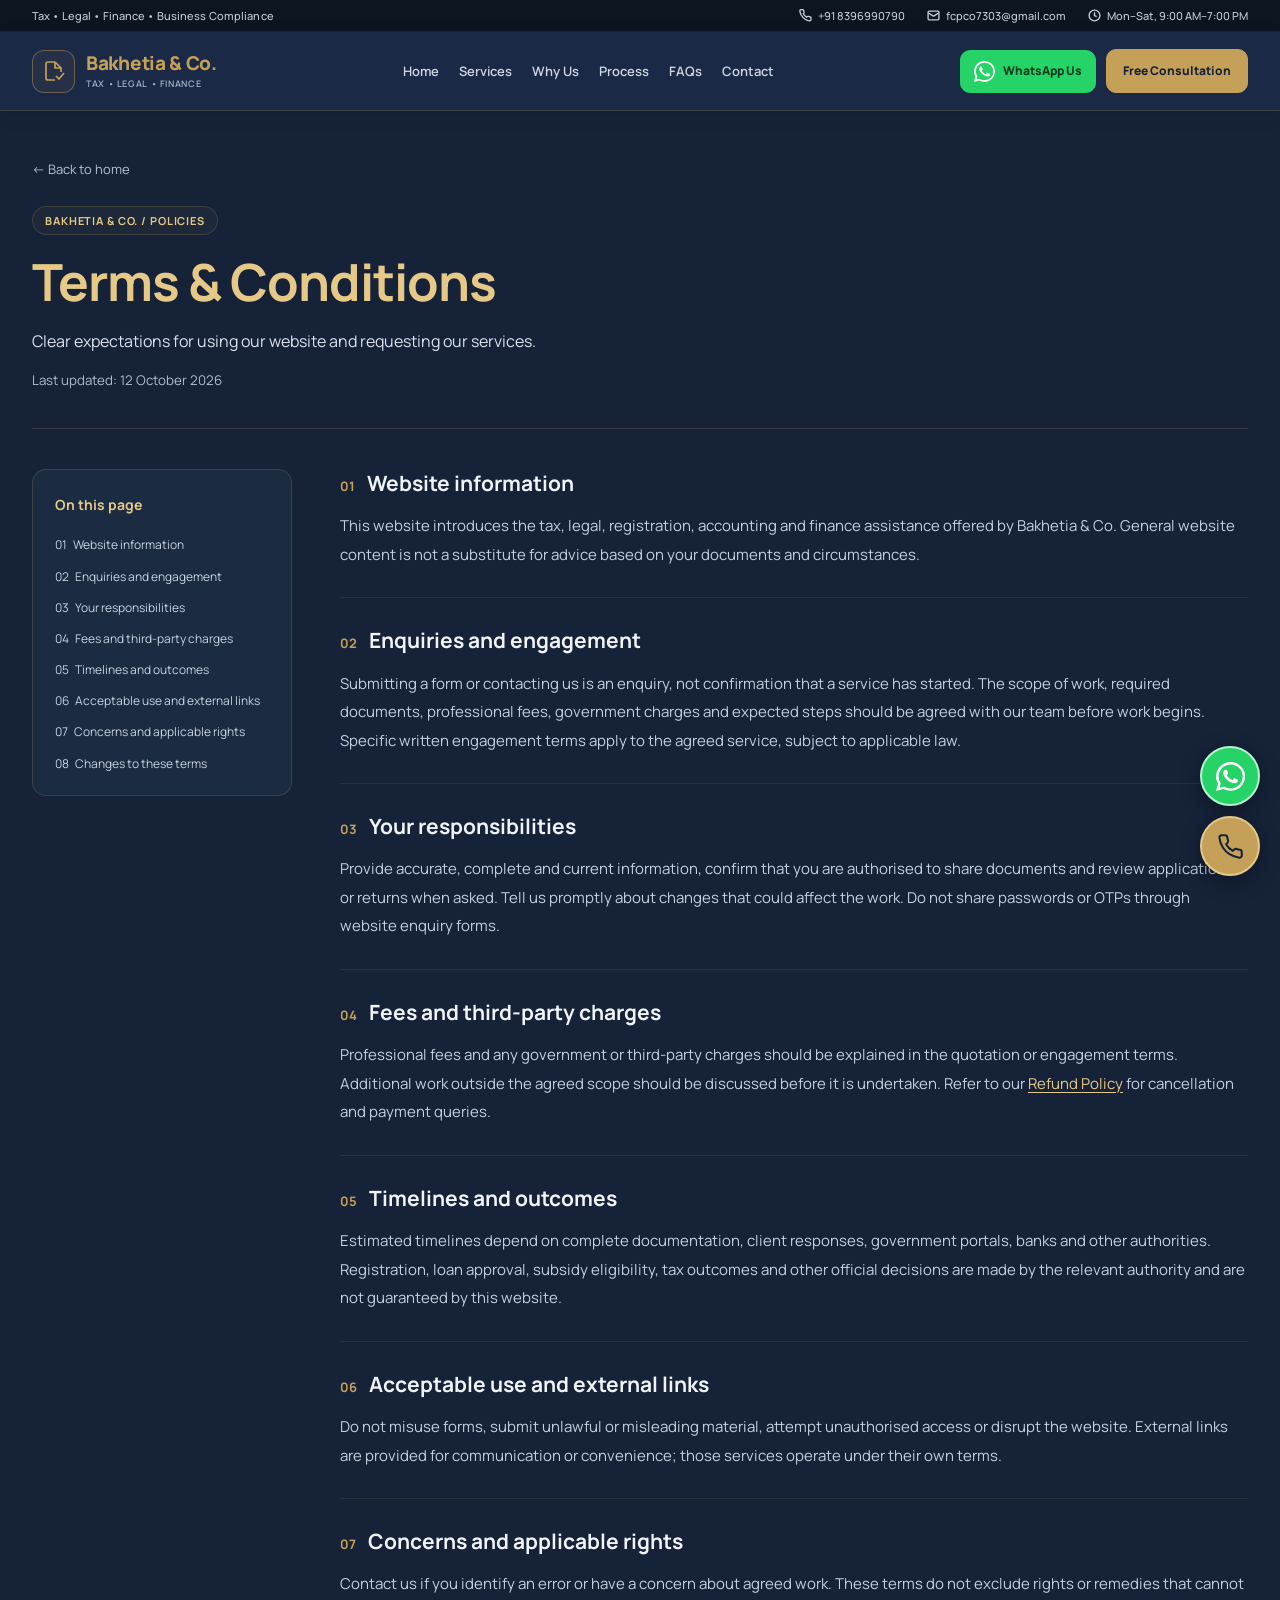
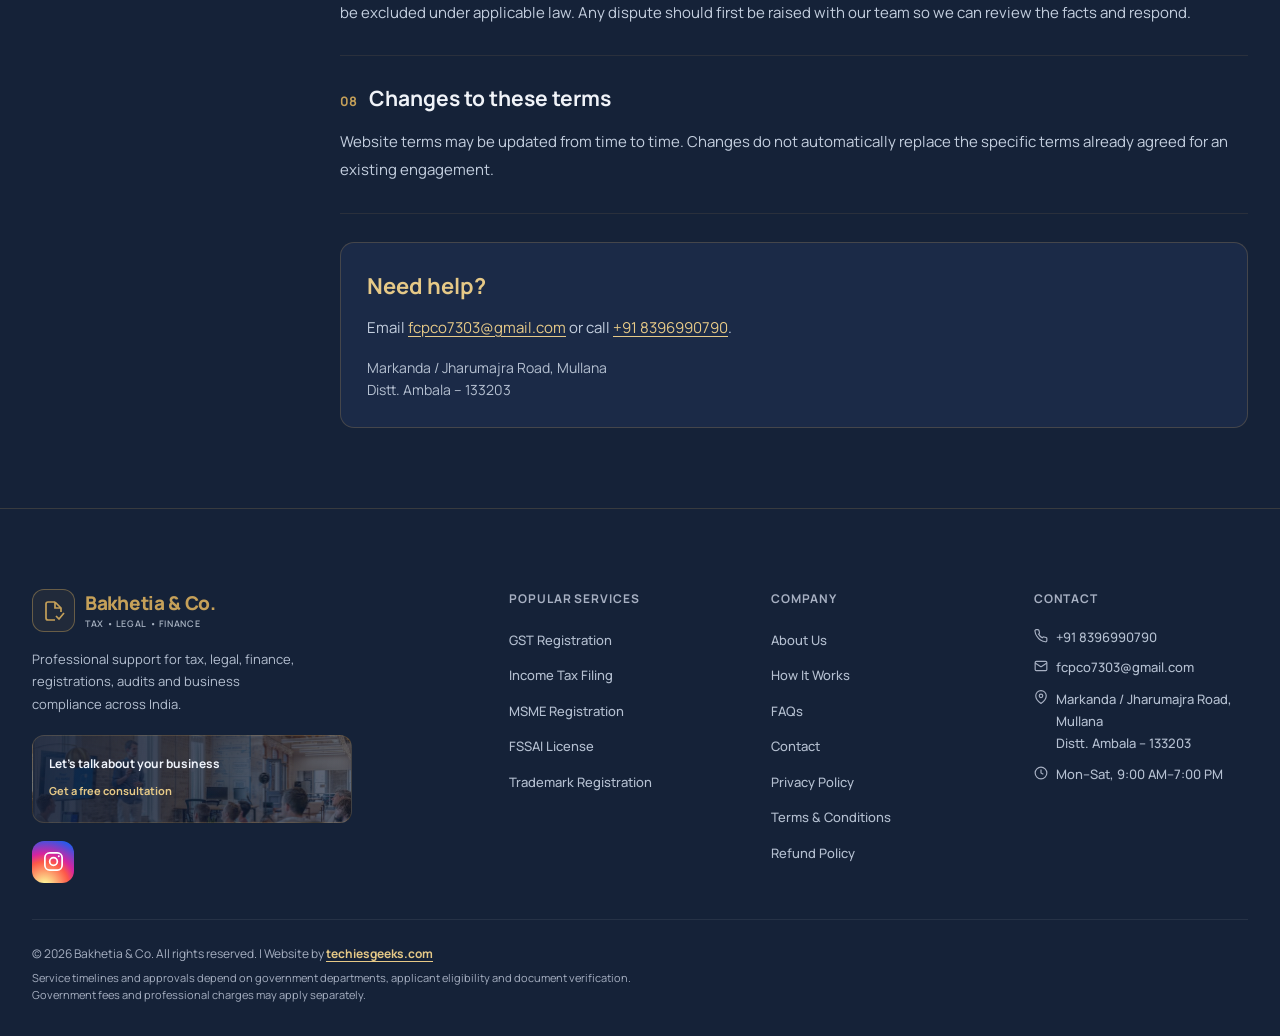
<file: terms-and-conditions.html>
<!DOCTYPE html>
<html lang="en">
<head>
<meta charset="UTF-8">
<meta name="viewport" content="width=device-width, initial-scale=1.0">
<title>Terms &amp; Conditions | Bakhetia &amp; Co.</title>
<link rel="preconnect" href="https://fonts.googleapis.com">
<link rel="preconnect" href="https://fonts.gstatic.com" crossorigin>
<link href="https://fonts.googleapis.com/css2?family=Manrope:wght@400;500;600;700;800&display=swap" rel="stylesheet">
<style>
*, *::before, *::after { box-sizing: border-box; margin: 0; padding: 0; }

:root {
  /* Navy and gold */
  --primary: #C5A059;
  --primary-hover: #D8B66A;
  --navy: #1B2C50;
  --navy-raised: #24385F;
  --deep-navy: #101A30;
  --darker: #172744;

  /* Text */
  --foreground: #D5DDF0;
  --heading: #F0F4FC;
  --muted-foreground: #A7B0C2;
  --gold-subtle: #E7D7B4;

  /* Borders */
  --border: rgba(197,160,89,0.18);
  --border-solid: #3A4C70;
  --input-border: rgba(197,160,89,0.32);

  /* Accent fills */
  --accent: rgba(197,160,89,0.09);
  --soft: #1B2C50;
  --secondary: #24385F;

  /* Gold palette */
  --gold: #C5A059;
  --gold-bright: #D8B66A;
  --gold-light: #E7D7B4;
  --gold-subtle-color: #A7B0C2;
  --gold-bronze: #9C793B;

  /* Status accents */
  --success: #C5A059;
  --success-light: rgba(197,160,89,0.12);

  /* Backgrounds */
  --background: #101A30;
  --white: #ffffff;

  /* Radii */
  --radius-sm: 6px;
  --radius: 10px;
  --radius-card: 22px;
}

html { scroll-behavior: smooth; }
body {
  font-family: 'Manrope', ui-sans-serif, system-ui, sans-serif;
  color: var(--foreground);
  background: var(--deep-navy);
  line-height: 1.6;
  -webkit-font-smoothing: antialiased;
}

.site-container {
  max-width: 1328px;
  margin: 0 auto;
  padding: 0 32px;
}
.top-bar .site-container,
nav .site-container { max-width: 1720px; }
.section-space {
  padding-top: 88px;
  padding-bottom: 88px;
}
/* ── TOP BAR ── */
.top-bar {
  background: var(--darker);
  height: 30px;
  display: flex;
  align-items: center;
  border-bottom: 1px solid rgba(197,160,89,0.12);
}
.top-bar-inner {
  display: flex;
  align-items: center;
  justify-content: center;
  gap: 8px;
  width: 100%;
}
.top-bar-left {
  font-size: 14px;
  font-weight: 600;
  color: var(--gold-subtle-color);
  display: flex;
  align-items: center;
  gap: 6px;
  letter-spacing: 0.01em;
}
.top-bar-right {
  display: flex;
  align-items: center;
  gap: 28px;
}
.top-bar-right a,
.top-bar-right span {
  display: flex;
  align-items: center;
  gap: 6px;
  font-size: 14px;
  font-weight: 600;
  color: var(--muted-foreground);
  text-decoration: none;
  white-space: nowrap;
}
.top-bar-right a:hover { color: var(--gold); }

/* ── NAV ── */
nav {
  position: sticky;
  top: 0;
  z-index: 100;
  background: rgba(16,26,48,0.97);
  backdrop-filter: blur(10px);
  -webkit-backdrop-filter: blur(10px);
  border-bottom: 1px solid rgba(197,160,89,0.24);
  box-shadow: 0 8px 24px rgba(5,12,25,.14);
}
.nav-inner {
  display: grid;
  grid-template-columns: auto 1fr auto;
  align-items: center;
  min-height: 76px;
}
.nav-logo {
  display: flex;
  align-items: center;
  gap: 10px;
  text-decoration: none;
  margin-right: 40px;
}
.nav-logo-icon {
  width: 48px;
  height: 48px;
  background: var(--gold);
  border-radius: 8px;
  display: flex;
  align-items: center;
  justify-content: center;
  color: var(--deep-navy);
  font-size: 18px;
  font-weight: 800;
  flex-shrink: 0;
}
.nav-logo-text {
  display: flex;
  flex-direction: column;
  line-height: 1.1;
}
.nav-logo-name {
  font-size: 20px;
  font-weight: 800;
  color: var(--gold-light);
  letter-spacing: -0.3px;
}
.nav-logo-sub {
  font-size: 11px;
  font-weight: 600;
  color: var(--gold-subtle-color);
  letter-spacing: 0.1em;
  text-transform: uppercase;
}
.nav-links {
  display: flex;
  align-items: center;
  gap: 4px;
  list-style: none;
}
.nav-links a {
  font-size: 14px;
  font-weight: 600;
  color: var(--muted-foreground);
  text-decoration: none;
  padding: 9px 12px;
  border-radius: var(--radius-sm);
  transition: color .15s, background .15s, box-shadow .15s;
  white-space: nowrap;
}
.nav-links a:hover { color: var(--gold-light); background: rgba(197,160,89,0.1); box-shadow: inset 0 -2px var(--gold); }
.nav-actions {
  display: flex;
  align-items: center;
  gap: 10px;
}
.nav-cta,
.nav-apply {
  font-family: 'Manrope', sans-serif;
  font-size: 14px;
  font-weight: 700;
  border: 1px solid var(--gold);
  padding: 10px 20px;
  border-radius: 8px;
  cursor: pointer;
  text-decoration: none;
  transition: background .15s, color .15s, border-color .15s;
  white-space: nowrap;
}
.nav-cta {
  color: var(--deep-navy);
  background: var(--gold);
  font-size: 14px;
  padding: 10px 18px;
  border-radius: 8px;
}
.nav-cta:hover { background: var(--gold-bright); border-color: var(--gold-bright); }
.nav-apply {
  color: var(--gold-light);
  background: rgba(197,160,89,.08);
}
.nav-apply:hover { background: rgba(197,160,89,.18); }
.hero-actions .nav-apply {
  color: var(--deep-navy);
  background: #fff;
  border-color: #fff;
}
.hero-actions .nav-apply:hover {
  background: #f1f3f6;
  border-color: #f1f3f6;
}
.hero-actions .hero-call-button { display: inline-flex; align-items: center; gap: 8px; }
.hero-call-icon {
  position: relative;
  display: inline-flex;
  width: 24px;
  height: 24px;
  flex: 0 0 24px;
}
.hero-call-icon::before {
  content: "";
  position: absolute;
  inset: 0;
  border: 2px solid rgba(37,211,102,.6);
  border-radius: 50%;
  pointer-events: none;
  animation: contact-logo-wave 1.8s ease-out infinite;
}
.hero-call-icon svg { position: relative; z-index: 1; }
#callback { display: none; }
#callback.is-open {
  position: fixed;
  inset: 0;
  z-index: 1000;
  display: grid;
  place-items: center;
  overflow-y: auto;
  padding: 24px;
  background: rgba(7,12,24,.78);
  backdrop-filter: blur(6px);
}
#callback.is-open .hero-form-card {
  position: relative;
  width: min(820px, 100%);
  max-height: calc(100vh - 48px);
  overflow-y: auto;
  margin: 0;
  padding: 42px;
  animation: callback-slide-in .7s cubic-bezier(.2,.65,.25,1) both;
}
@keyframes callback-slide-in {
  from { opacity: 0; transform: translateX(-72px); }
  to { opacity: 1; transform: translateX(0); }
}
#callback.is-open .hero-form-card > h3,
#callback.is-open .hero-form-card > .form-subtitle,
#callback.is-open #heroForm > * {
  animation: callback-content-in .55s ease-out both;
}
#callback.is-open .hero-form-card > h3,
#callback.is-open #heroForm > :nth-child(odd) { --content-offset: -28px; }
#callback.is-open .hero-form-card > .form-subtitle,
#callback.is-open #heroForm > :nth-child(even) { --content-offset: 28px; }
#callback.is-open .hero-form-card > h3 { animation-delay: .12s; }
#callback.is-open .hero-form-card > .form-subtitle { animation-delay: .2s; }
#callback.is-open #heroForm > :nth-child(1) { animation-delay: .2s; }
#callback.is-open #heroForm > :nth-child(2) { animation-delay: .28s; }
#callback.is-open #heroForm > :nth-child(3) { animation-delay: .36s; }
#callback.is-open #heroForm > :nth-child(4) { animation-delay: .44s; }
#callback.is-open #heroForm > :nth-child(5) { animation-delay: .52s; }
#callback.is-open #heroForm > :nth-child(6) { animation-delay: .6s; }
@keyframes callback-content-in {
  from { opacity: 0; transform: translateX(var(--content-offset, 0)); }
  to { opacity: 1; transform: translateX(0); }
}
@media (prefers-reduced-motion: reduce) {
  #callback.is-open .hero-form-card,
  #callback.is-open .hero-form-card > h3,
  #callback.is-open .hero-form-card > .form-subtitle,
  #callback.is-open #heroForm > * { animation: none; }
}
.callback-close {
  display: none;
  position: absolute;
  top: 12px;
  right: 14px;
  width: 36px;
  height: 36px;
  border: 1px solid rgba(231,215,180,.4);
  border-radius: 50%;
  background: rgba(16,26,48,.75);
  color: var(--gold-light);
  font: inherit;
  font-size: 24px;
  line-height: 1;
  cursor: pointer;
}
#callback.is-open .callback-close { display: grid; place-items: center; }
.callback-close:hover { background: var(--navy-raised); }
body.callback-open { overflow: hidden; }

/* ── HERO ── */
.hero {
  position: relative;
  isolation: isolate;
  min-height: 650px;
  display: flex;
  align-items: flex-start;
  background-color: var(--deep-navy);
  padding-top: 36px;
  padding-bottom: 36px;
  border-bottom: 1px solid rgba(197,160,89,0.15);
}
.hero::before,
.hero::after {
  content: "";
  position: absolute;
  inset: 0;
  pointer-events: none;
}
.hero::before {
  z-index: -1;
  background: url('./assets/hero-accounting-office.png') center 56% / cover no-repeat;
  filter: brightness(1.08);
}
.hero::after {
  z-index: 0;
  background: linear-gradient(90deg, rgba(12,25,48,.68) 0%, rgba(12,25,48,.56) 34%, rgba(12,25,48,.34) 53%, rgba(12,25,48,.1) 76%, transparent 92%);
}
.hero-grid {
  display: grid;
  grid-template-columns: minmax(0, 1.1fr) minmax(320px, .8fr);
  align-items: center;
  gap: clamp(28px, 5vw, 76px);
}
.hero > .site-container { width: 100%; max-width: 1720px; }
.hero > .site-container { position: relative; z-index: 1; }
.hero-grid { width: 100%; }
.hero-copy {
  position: relative;
  z-index: 1;
  width: min(100%, 760px);
  margin-right: auto;
  justify-self: start;
  text-align: left;
}
.hero-desc { margin-right: auto; }
.hero-trust { justify-content: flex-start; }
.hero-visual-icons {
  display: none;
}
.hero-visual-icons span {
  width: 116px;
  height: 118px;
  border: 1.5px solid rgba(255,255,255,.78);
  border-radius: 15px;
  color: #fff;
  display: flex;
  flex-direction: column;
  align-items: center;
  justify-content: center;
  gap: 3px;
  font-size: 19px;
  font-weight: 700;
  background: rgba(36,56,95,.22);
  text-shadow: 0 2px 8px rgba(0,0,0,.3);
}
.hero-visual-icons span:nth-child(2), .hero-visual-icons span:nth-child(4) { transform: translateY(56px); }
.hero-visual-icons svg { width: 54px; height: 54px; stroke: currentColor; fill: none; stroke-width: 1.6; }
.hero h1 {
  max-width: 820px;
  font-size: clamp(34px, 3.2vw, 48px);
  font-weight: 800;
  color: #ffffff;
  line-height: 1.08;
  letter-spacing: -2px;
  margin-bottom: 16px;
  text-shadow: 0 2px 12px rgba(0,0,0,.38);
  animation: hero-drop-in .75s cubic-bezier(.2,.65,.25,1) both;
}
.hero h1 .hl { color: var(--gold); }
.hero-subheading {
  color: var(--gold-light);
  font-size: clamp(15px, 1.25vw, 18px);
  line-height: 1.45;
  font-weight: 700;
  margin-bottom: 16px;
  text-shadow: 0 1px 7px rgba(0,0,0,.42);
  animation: hero-left-in .75s .16s cubic-bezier(.2,.65,.25,1) both;
}
.hero-desc {
  width: 100%;
  max-width: 760px;
  font-size: 14px;
  font-weight: 400;
  color: #F0F4FC;
  line-height: 1.75;
  margin-bottom: 26px;
  text-shadow: 0 1px 6px rgba(0,0,0,.48);
  animation: hero-left-in .75s .28s cubic-bezier(.2,.65,.25,1) both;
}
.hero-trust {
  display: flex;
  flex-wrap: wrap;
  width: fit-content;
  max-width: min(100%, 760px);
  margin-top: 32px;
}
.hero-trust-item {
  display: flex;
  align-items: center;
  min-width: 0;
  max-width: 260px;
  flex: 0 1 auto;
  gap: 10px;
  min-height: 54px;
  padding: 4px 12px;
  color: #F0F4FC;
  font-size: 12px;
  line-height: 1.4;
  font-weight: 700;
  border-right: 1px solid rgba(231,215,180,.38);
  overflow-wrap: break-word;
  animation: hero-left-in .7s .4s cubic-bezier(.2,.65,.25,1) both;
}
.hero-trust-item:nth-child(2) { animation-delay: .5s; }
.hero-trust-item:nth-child(3) { animation-delay: .6s; }
.hero-trust-item:first-child { padding-left: 0; }
.hero-trust-item:last-child { border-right: 0; padding-right: 0; }
.hero-actions {
  display: flex;
  align-items: center;
  gap: 14px;
  flex-wrap: wrap;
  margin-top: 28px;
  animation: hero-left-in .75s .68s cubic-bezier(.2,.65,.25,1) both;
}
.hero .hero-form-card {
  position: relative;
  z-index: 1;
  width: 100%;
  max-width: 400px;
  justify-self: end;
  margin: 0;
  padding: 20px 22px;
  border-color: rgba(231,215,180,.55);
  background: rgba(16,26,48,.78);
  box-shadow: 0 20px 55px rgba(5,12,25,.32), inset 0 1px rgba(255,255,255,.12);
  backdrop-filter: blur(5px);
  -webkit-backdrop-filter: blur(5px);
  animation: hero-right-in .8s .18s cubic-bezier(.2,.65,.25,1) both;
}
.hero .hero-form-card h3 { font-size: 20px; }
.hero .hero-form-card .form-subtitle { margin-bottom: 10px; }
.hero .hero-form-card .form-group { margin-bottom: 8px; }
.hero .hero-form-card .form-group label { font-size: 12px; margin-bottom: 3px; }
.hero .hero-form-card .form-group input,
.hero .hero-form-card .form-group select { height: 40px; font-size: 13px; }
.hero .form-row { grid-template-columns: repeat(2, minmax(0, 1fr)); gap: 10px; }
.hero .form-checkbox { gap: 8px; margin-bottom: 9px; }
.hero .form-checkbox label { font-size: 11px; }
.hero .btn-form-submit { height: 42px; }
.hero .hero-form-card .form-secure { margin-top: 7px; font-size: 10px; }
.hero .hero-form-card .form-secure { display: flex; }
.hero-trust-item svg {
  width: 34px;
  height: 34px;
  flex: 0 0 34px;
  color: var(--gold);
  stroke: currentColor;
  fill: none;
  stroke-width: 1.8;
}
.hero-cta {
  display: flex;
  align-items: center;
  gap: 12px;
  flex-wrap: wrap;
  margin-bottom: 20px;
}
.btn-hero-primary {
  font-size: 14px;
  font-weight: 700;
  color: var(--deep-navy);
  background: var(--gold);
  border: none;
  padding: 12px 18px;
  border-radius: 9px;
  cursor: pointer;
  text-decoration: none;
  display: inline-flex;
  align-items: center;
  gap: 8px;
  transition: background .15s, transform .15s, box-shadow .15s;
  font-family: 'Manrope', sans-serif;
  box-shadow: 0 8px 22px rgba(0,0,0,.2);
}
.btn-hero-primary:hover { background: var(--gold-bright); transform: translateY(-2px); box-shadow: 0 11px 26px rgba(0,0,0,.26); }
.btn-hero-call {
  font-size: 14px;
  font-weight: 700;
  color: var(--gold-light);
  background: rgba(16,26,48,.38);
  border: 1.5px solid rgba(231,215,180,0.58);
  padding: 10px 16px;
  border-radius: 9px;
  cursor: pointer;
  text-decoration: none;
  display: inline-flex;
  align-items: center;
  gap: 8px;
  transition: border-color .15s, background .15s, transform .15s;
  font-family: 'Manrope', sans-serif;
}
.btn-hero-call:hover { border-color: var(--gold); background: rgba(197,160,89,0.14); transform: translateY(-2px); }
.btn-hero-call svg {
  width: 24px;
  height: 24px;
  flex: 0 0 24px;
  animation: contact-green-glow 1.6s ease-in-out infinite;
}
.hero-fine {
  font-size: 12px;
  color: var(--gold-subtle-color);
  font-weight: 500;
}

/* Hero Form Card */
.hero-form-card {
  background: linear-gradient(145deg, var(--navy), var(--navy-raised));
  border: 1px solid rgba(197,160,89,0.3);
  border-radius: 18px;
  padding: 26px 28px;
  box-shadow: 0 24px 72px rgba(0,0,0,.48), 0 0 0 1px rgba(197,160,89,0.08);
  margin-top: -30px;
  backdrop-filter: blur(8px);
}
.hero-form-card .form-secure { display: none; }
.hero-form-card h3 {
  font-size: 20px;
  font-weight: 800;
  color: #F0F4FC;
  margin-bottom: 4px;
}
.hero-form-card .form-subtitle {
  font-size: 14px;
  color: #D5DDF0;
  margin-bottom: 18px;
  font-weight: 400;
}
.form-group {
  margin-bottom: 12px;
}
.form-group label {
  display: block;
  font-size: 14px;
  font-weight: 600;
  color: rgba(255,255,255,0.9);
  margin-bottom: 5px;
}
.form-group input,
.form-group select {
  width: 100%;
  height: 44px;
  padding: 0 13px;
  border: 1.5px solid rgba(231,215,180,0.34);
  border-radius: 8px;
  font-size: 14px;
  font-family: 'Manrope', sans-serif;
  font-weight: 500;
  color: #F0F4FC;
  background: rgba(27,44,80,0.9);
  outline: none;
  transition: border-color .15s;
  appearance: none;
  -webkit-appearance: none;
}
.form-group select option { background: #1B2C50; color: #F0F4FC; }
.form-group input:focus,
.form-group select:focus { border-color: var(--gold); }
.form-group input::placeholder { color: rgba(213,223,243,0.72); font-weight: 400; }
.select-wrap {
  position: relative;
}
.select-wrap::after {
  content: '';
  position: absolute;
  right: 13px;
  top: 50%;
  transform: translateY(-50%);
  width: 0;
  height: 0;
  border-left: 5px solid transparent;
  border-right: 5px solid transparent;
  border-top: 6px solid var(--gold-subtle-color);
  pointer-events: none;
}
.form-row { display: grid; grid-template-columns: 1fr 1fr; gap: 12px; }
.form-checkbox {
  display: flex;
  align-items: flex-start;
  gap: 10px;
  margin-bottom: 14px;
}
.form-checkbox input[type="checkbox"] {
  width: 16px;
  height: 16px;
  flex-shrink: 0;
  margin-top: 2px;
  accent-color: var(--gold);
  cursor: pointer;
}
.form-checkbox label {
  font-size: 12px;
  color: #D5DDF0;
  font-weight: 400;
  cursor: pointer;
  line-height: 1.5;
}
.btn-form-submit {
  position: relative;
  width: 100%;
  height: 44px;
  background: var(--gold);
  color: var(--deep-navy);
  font-size: 14px;
  font-weight: 700;
  font-family: 'Manrope', sans-serif;
  border: none;
  border-radius: 8px;
  cursor: pointer;
  display: flex;
  align-items: center;
  justify-content: center;
  gap: 8px;
  transition: background .15s;
}
.btn-form-call-icon {
  position: relative;
  display: inline-flex;
  align-items: center;
  justify-content: center;
  width: 24px;
  height: 24px;
}
.btn-form-call-icon::before {
  content: "";
  position: absolute;
  inset: 0;
  border: 2px solid rgba(37,211,102,.6);
  border-radius: 50%;
  pointer-events: none;
  animation: contact-logo-wave 1.8s ease-out infinite;
}
.btn-form-call-icon svg {
  position: relative;
  z-index: 1;
}
.btn-form-submit:hover { background: var(--gold-bright); }
.form-secure {
  font-size: 11px;
  color: var(--gold-subtle-color);
  text-align: center;
  margin-top: 10px;
  display: flex;
  align-items: center;
  justify-content: center;
  gap: 5px;
}
.form-error {
  font-size: 12px;
  color: var(--gold-light);
  margin-top: 4px;
  display: none;
}

/* ── STATS STRIP ── */
.stats-strip-wrap {
  margin-top: -56px;
  position: relative;
  z-index: 10;
}
.stats-strip {
  display: grid;
  grid-template-columns: repeat(4, 1fr);
  background: var(--navy);
  border: 1px solid rgba(197,160,89,0.22);
  border-radius: var(--radius-card);
  box-shadow: 0 16px 48px rgba(0,0,0,0.4);
  overflow: hidden;
}
.stat-item {
  padding: 24px 28px;
  border-right: 1px solid rgba(197,160,89,0.15);
  display: flex;
  align-items: center;
  gap: 16px;
  background-color: var(--navy-raised);
}
.stat-item:last-child { border-right: none; }
.stat-icon-wrap {
  width: 44px;
  height: 44px;
  border-radius: 50%;
  display: flex;
  align-items: center;
  justify-content: center;
  flex-shrink: 0;
}
.stat-icon-blue { background: rgba(197,160,89,0.15); color: var(--gold); }
.stat-icon-green { background: var(--success-light); color: var(--success); }
.stat-icon-navy { background: rgba(197,160,89,0.1); color: var(--gold); }
.stat-num {
  font-size: 24px;
  font-weight: 800;
  color: var(--gold-light);
  letter-spacing: -0.5px;
  line-height: 1;
  margin-bottom: 3px;
}
.stat-label {
  font-size: 12px;
  font-weight: 500;
  color: #D5DDF0;
  line-height: 1.3;
}
.stat-num { color: #F0F4FC; }

/* ── SECTION HEADERS ── */
.section-tag {
  display: inline-flex;
  align-items: center;
  gap: 6px;
  background: rgba(197,160,89,0.15);
  color: var(--gold);
  border: 1px solid rgba(197,160,89,0.3);
  font-size: 11px;
  font-weight: 700;
  letter-spacing: 0.08em;
  text-transform: uppercase;
  padding: 4px 12px;
  border-radius: 100px;
  margin-bottom: 14px;
}
.section-title {
  font-size: 36px;
  font-weight: 800;
  color: var(--gold-light);
  line-height: 1.15;
  letter-spacing: -0.8px;
  margin-bottom: 12px;
}
.section-desc {
  font-size: 15px;
  color: var(--muted-foreground);
  line-height: 1.65;
  max-width: 560px;
  font-weight: 400;
}
.section-header-center {
  text-align: center;
  display: flex;
  flex-direction: column;
  align-items: center;
}
.section-header-center .section-desc { text-align: center; }

/* ── SERVICES ── */
.services-filter {
  display: flex;
  justify-content: center;
  gap: 8px;
  flex-wrap: wrap;
  margin: 32px 0 40px;
}
.filter-btn {
  font-size: 13px;
  font-weight: 600;
  font-family: 'Manrope', sans-serif;
  color: var(--muted-foreground);
  background: rgba(255,255,255,0.05);
  border: 1.5px solid rgba(197,160,89,0.15);
  padding: 8px 18px;
  border-radius: 100px;
  cursor: pointer;
  transition: all .15s;
}
.filter-btn.active, .filter-btn:hover {
  color: var(--deep-navy);
  background: var(--gold);
  border-color: var(--gold);
}
.services-grid {
  display: grid;
  grid-template-columns: repeat(3, 1fr);
  gap: 22px;
}
.service-card {
  isolation: isolate;
  overflow: hidden;
  background: var(--deep-navy);
  border: 1px solid rgba(197,160,89,0.2);
  border-radius: var(--radius-card);
  padding: 194px 30px 30px;
  box-shadow: 0 8px 32px rgba(0,0,0,0.3);
  transition: transform .2s, box-shadow .2s, border-color .2s;
  position: relative;
  display: flex;
  flex-direction: column;
}
.service-photo {
  position: absolute;
  z-index: 0;
  inset: 0 0 auto;
  height: 172px;
  overflow: hidden;
  background-color: var(--navy-raised);
  background-image: var(--service-image, linear-gradient(135deg, var(--navy-raised), var(--deep-navy)));
  background-size: cover;
  background-position: center;
}
.service-photo::after {
  content: '';
  position: absolute;
  inset: 0;
  background: linear-gradient(180deg, rgba(16,26,48,.08), rgba(16,26,48,.3));
  pointer-events: none;
}
.service-card:nth-child(1) .service-photo { --service-image: url('./assets/service-gst.jpg'); }
.service-card:nth-child(2) .service-photo { --service-image: url('./assets/service-income-tax.jpg'); }
.service-card:nth-child(3) .service-photo { --service-image: url('./assets/service-audit.jpg'); }
.service-card:nth-child(4) .service-photo { --service-image: url('./assets/service-loan.jpg'); }
.service-card:nth-child(5) .service-photo { --service-image: url('./assets/service-msme.jpg'); }
.service-card:nth-child(6) .service-photo { --service-image: url('./assets/service-food.jpg'); }
.service-card:nth-child(7) .service-photo { --service-image: url('./assets/service-trademark.jpg'); }
.service-card:nth-child(8) .service-photo { --service-image: url('./assets/service-trade.jpg'); }
.service-card:nth-child(9) .service-photo { --service-image: url('./assets/service-notice.jpg'); }
.service-photo-label {
  position: absolute;
  z-index: 1;
  top: 15px;
  left: 16px;
  padding: 5px 9px;
  border: 1px solid rgba(231,215,180,.48);
  border-radius: 100px;
  background: rgba(16,26,48,.72);
  color: #F0F4FC;
  font-size: 10px;
  font-weight: 800;
  letter-spacing: .08em;
  line-height: 1.25;
  max-width: 48%;
  text-transform: uppercase;
  backdrop-filter: blur(6px);
}
.service-badge { max-width: 46%; text-align: center; line-height: 1.35; }
.service-card > :not(.service-photo) {
  position: relative;
  z-index: 1;
}
.service-card > .service-badge { position: absolute; z-index: 2; }
.service-card:hover {
  transform: translateY(-3px);
  box-shadow: 0 16px 48px rgba(0,0,0,0.4);
  border-color: rgba(197,160,89,0.45);
}
.service-card.hidden { display: none; }
.service-badge {
  position: absolute;
  z-index: 2;
  top: 20px;
  right: 20px;
  font-size: 10px;
  font-weight: 700;
  padding: 3px 10px;
  border-radius: 100px;
  letter-spacing: 0.04em;
}
.badge-green { background: var(--success-light); color: var(--success); }
.badge-blue { background: rgba(197,160,89,0.15); color: var(--gold); }
.badge-orange { background: rgba(197,160,89,0.15); color: var(--gold-bright); }
.badge-red { background: var(--success-light); color: var(--gold-light); }
.svc-eyebrow {
  font-size: 10px;
  font-weight: 700;
  text-transform: uppercase;
  letter-spacing: 0.1em;
  color: var(--gold);
  margin-bottom: 8px;
}
.service-card h3 {
  font-size: 20px;
  font-weight: 800;
  color: #F0F4FC;
  line-height: 1.2;
  margin-bottom: 6px;
}
.svc-subtitle {
  font-size: 13px;
  font-weight: 600;
  color: #D5DDF0;
  text-shadow: 0 1px 6px rgba(0,0,0,.65);
  margin-bottom: 12px;
  line-height: 1.4;
}
.service-card > p {
  font-size: 13px;
  color: #D5DDF0;
  line-height: 1.65;
  margin-bottom: 18px;
  text-shadow: 0 1px 5px rgba(0,0,0,.55);
}
.service-card > p.svc-subtitle { color: #D5DDF0; font-weight: 700; }
.svc-bullets {
  list-style: none;
  display: flex;
  flex-direction: column;
  gap: 7px;
  margin-bottom: 24px;
  flex: 1;
}
.svc-bullets li {
  display: flex;
  align-items: flex-start;
  gap: 8px;
  font-size: 13px;
  color: #F0F4FC;
  font-weight: 500;
  line-height: 1.4;
}
.svc-bullets li::before {
  content: '✓';
  width: 16px;
  height: 16px;
  border-radius: 50%;
  background: rgba(197,160,89,0.15);
  flex-shrink: 0;
  margin-top: 1px;
  display: flex;
  align-items: center;
  justify-content: center;
  color: var(--gold);
  font-size: 11px;
  font-weight: 800;
}
.svc-actions {
  display: flex;
  align-items: center;
  gap: 12px;
  flex-wrap: wrap;
}
.btn-svc-primary {
  font-size: 13px;
  font-weight: 700;
  color: var(--deep-navy);
  background: var(--gold);
  border: none;
  padding: 9px 18px;
  border-radius: var(--radius-sm);
  cursor: pointer;
  text-decoration: none;
  font-family: 'Manrope', sans-serif;
  display: inline-flex;
  align-items: center;
  gap: 6px;
  transition: background .15s;
}
.btn-svc-primary:hover { background: var(--gold-bright); }
.btn-svc-secondary {
  font-size: 13px;
  font-weight: 600;
  color: var(--gold-light);
  text-decoration: none;
  display: inline-flex;
  align-items: center;
  gap: 4px;
  transition: color .15s;
}
.btn-svc-secondary:hover { color: var(--gold); }

/* ── GST NOTICE BANNER ── */
.gst-notice-banner {
  background:
    linear-gradient(100deg, rgba(16,26,48,.96), rgba(16,26,48,.84)),
    url('./assets/service-notice.jpg') center / cover;
  border-radius: var(--radius-card);
  padding: 48px 56px;
  display: grid;
  grid-template-columns: 1fr 1fr;
  gap: 48px;
  align-items: center;
  margin-top: 32px;
}
.gst-notice-tag {
  display: inline-block;
  font-size: 10px;
  font-weight: 700;
  letter-spacing: 0.1em;
  text-transform: uppercase;
  color: var(--gold-light);
  background: rgba(197,160,89,0.15);
  padding: 4px 12px;
  border-radius: 100px;
  margin-bottom: 14px;
}
.gst-notice-banner h2 {
  font-size: 26px;
  font-weight: 800;
  color: var(--white);
  line-height: 1.2;
  letter-spacing: -0.5px;
  margin-bottom: 10px;
}
.gst-notice-banner > div:first-child > p {
  font-size: 14px;
  color: #A7B0C2;
  line-height: 1.65;
}
.gst-notice-features {
  display: grid;
  grid-template-columns: 1fr 1fr;
  gap: 12px;
  margin-bottom: 24px;
}
.gst-notice-feat {
  display: flex;
  align-items: center;
  gap: 8px;
  font-size: 13px;
  font-weight: 600;
  color: var(--white);
}
.gst-notice-feat .chk { color: var(--success); font-size: 16px; }
.gst-notice-actions {
  display: flex;
  align-items: center;
  gap: 12px;
  flex-wrap: wrap;
}
.btn-notice-primary {
  font-size: 14px;
  font-weight: 700;
  color: var(--deep-navy);
  background: var(--gold);
  border: none;
  padding: 11px 22px;
  border-radius: 8px;
  cursor: pointer;
  text-decoration: none;
  font-family: 'Manrope', sans-serif;
  transition: background .15s;
}
.btn-notice-primary:hover { background: var(--gold-bright); }
.btn-notice-secondary {
  font-size: 14px;
  font-weight: 700;
  color: var(--gold-light);
  background: rgba(197,160,89,0.08);
  border: 1.5px solid rgba(197,160,89,0.25);
  padding: 10px 20px;
  border-radius: 8px;
  cursor: pointer;
  text-decoration: none;
  font-family: 'Manrope', sans-serif;
  transition: background .15s;
}
.btn-notice-secondary:hover { background: rgba(197,160,89,0.16); }
.gst-drc-chips {
  display: flex;
  gap: 8px;
  flex-wrap: wrap;
  margin-top: 20px;
}
.drc-chip {
  font-size: 11px;
  font-weight: 700;
  padding: 4px 12px;
  border-radius: 100px;
  background: rgba(255,255,255,0.08);
  color: #A7B0C2;
  letter-spacing: 0.04em;
}

/* ── WHY US ── */
.why-grid {
  display: grid;
  grid-template-columns: repeat(3, 1fr);
  gap: 36px 48px;
  margin-top: 56px;
}
.trust-feature {
  position: relative;
  min-height: 290px;
  overflow: hidden;
  margin: 38px 0 32px;
  border: 1px solid rgba(197,160,89,.24);
  border-radius: var(--radius-card);
  background: var(--navy);
  box-shadow: 0 18px 50px rgba(0,0,0,.24);
}
.trust-feature::after {
  content: '';
  position: absolute;
  inset: 0;
  background: transparent;
}
.trust-feature-copy {
  position: relative;
  z-index: 1;
  width: min(620px, 68%);
  padding: 38px;
}
.trust-feature-copy h3 {
  margin: 0 0 10px;
  color: #F0F4FC;
  font-size: 23px;
  line-height: 1.25;
}
.trust-feature-copy > p {
  margin-bottom: 18px;
  color: #D5DDF0;
  font-size: 14px;
  line-height: 1.7;
}
.trust-feature-points {
  display: grid;
  grid-template-columns: 1fr 1fr;
  gap: 10px 16px;
  list-style: none;
}
.trust-feature-points li {
  display: flex;
  align-items: center;
  gap: 8px;
  color: #F0F4FC;
  font-size: 12px;
  font-weight: 600;
}
.trust-feature-points li::before {
  content: '✓';
  color: var(--gold);
  font-size: 14px;
  font-weight: 800;
}
.trust-feature-copy .section-tag {
  color: #D5DDF0;
  background: rgba(197,160,89,.32);
}
.why-icon {
  width: 40px;
  height: 40px;
  border-radius: 10px;
  background: rgba(197,160,89,0.15);
  display: flex;
  align-items: center;
  justify-content: center;
  margin-bottom: 14px;
  color: var(--gold);
  border: 1px solid rgba(197,160,89,0.25);
}
.why-item {
  position: relative;
  isolation: isolate;
  overflow: hidden;
  min-height: 168px;
  padding: 22px;
  border: 1px solid rgba(197,160,89,.16);
  border-radius: 16px;
  background: var(--deep-navy);
  transition: transform .2s, border-color .2s;
}
.why-item .why-icon { background: rgba(27,44,80,.72); }
.why-item h3 { color: #F0F4FC; text-shadow: 0 1px 6px rgba(0,0,0,.55); }
.why-item p { color: #D5DDF0; text-shadow: 0 1px 5px rgba(0,0,0,.65); }
.process-step {
  isolation: isolate;
  overflow: hidden;
  min-height: 168px;
  justify-content: flex-start;
  padding: 20px 14px;
  border: 1px solid rgba(197,160,89,.2);
  border-radius: 16px;
  background: var(--deep-navy);
  transition: transform .2s, border-color .2s;
}
.process-step:hover { transform: translateY(-3px); border-color: rgba(197,160,89,.48); }
.process-step > * { position: relative; z-index: 1; }
.process-step .process-num { box-shadow: 0 5px 18px rgba(0,0,0,.34); }
.process-step p { color: #D5DDF0; text-shadow: 0 1px 5px rgba(0,0,0,.6); }
.process-grid::before { display: none; }
.testi-card {
  position: relative;
  isolation: isolate;
  overflow: hidden;
  background: var(--deep-navy);
}
.testi-card::before,
.testi-card::after {
  content: '';
  position: absolute;
  z-index: 0;
  inset: 0 0 auto;
  height: 132px;
  pointer-events: none;
}
.testi-card::before {
  background-image: var(--card-photo);
  background-size: cover;
  background-position: center;
  transition: transform .4s ease;
}
.testi-card::after { background: linear-gradient(145deg, rgba(16,26,48,.3), rgba(16,26,48,.12)); }
.testi-card:nth-child(1) { --card-photo: url('./assets/service-msme.jpg'); }
.testi-card:nth-child(2) { --card-photo: url('./assets/service-food.jpg'); }
.testi-card:nth-child(3) { --card-photo: url('./assets/service-audit.jpg'); }
.testi-card:hover::before { transform: scale(1.045); }
.testi-card > * { position: relative; z-index: 1; }
.testi-text { color: #D5DDF0; text-shadow: 0 1px 5px rgba(0,0,0,.55); }
.why-item:hover { transform: translateY(-3px); border-color: rgba(197,160,89,.4); }
.why-item h3 {
  font-size: 15px;
  font-weight: 700;
  color: #F0F4FC;
  margin-bottom: 6px;
}
.why-item p {
  font-size: 13px;
  color: #D5DDF0;
  line-height: 1.65;
  text-shadow: 0 1px 5px rgba(0,0,0,.65);
}

/* ── PROCESS ── */
.process-section { background: var(--darker); border-top: 1px solid rgba(197,160,89,0.1); border-bottom: 1px solid rgba(197,160,89,0.1); }
.process-grid {
  display: grid;
  grid-template-columns: repeat(4, 1fr);
  gap: 24px;
  margin-top: 52px;
  position: relative;
}
.process-highlight {
  position: relative;
  min-height: 230px;
  overflow: hidden;
  margin-top: 36px;
  border: 1px solid rgba(197,160,89,.23);
  border-radius: var(--radius-card);
  background:
    linear-gradient(90deg, rgba(16,26,48,.96), rgba(16,26,48,.58)),
    url('./assets/process-step.jpg') center / cover;
}
.process-highlight::after {
  content: '';
  position: absolute;
  inset: 0;
  background: linear-gradient(90deg, rgba(27,44,80,.16), rgba(27,44,80,.04));
}
.process-highlight-copy {
  position: relative;
  z-index: 1;
  width: min(660px, 72%);
  padding: 28px 36px;
}
.process-highlight-copy .section-tag { margin-bottom: 12px; }
.process-highlight-copy h3 {
  margin-bottom: 8px;
  color: #F0F4FC;
  font-size: 21px;
  line-height: 1.3;
}
.process-highlight-copy p {
  margin-bottom: 16px;
  color: #D5DDF0;
  font-size: 13px;
  line-height: 1.65;
}
.process-grid::before {
  content: '';
  position: absolute;
  top: 28px;
  left: calc(12.5% + 28px);
  right: calc(12.5% + 28px);
  height: 2px;
  background: rgba(197,160,89,0.25);
  z-index: 0;
}
.process-step {
  display: flex;
  flex-direction: column;
  align-items: center;
  text-align: center;
  position: relative;
  z-index: 1;
}
.process-num {
  width: 56px;
  height: 56px;
  border-radius: 50%;
  background: var(--primary);
  border: none;
  display: flex;
  align-items: center;
  justify-content: center;
  font-size: 18px;
  font-weight: 800;
  color: var(--white);
  margin-bottom: 18px;
  letter-spacing: -0.5px;
}
.process-step h3 {
  font-size: 15px;
  font-weight: 700;
  color: #F0F4FC;
  margin-bottom: 8px;
}
.process-step p {
  font-size: 13px;
  color: #D5DDF0;
  line-height: 1.6;
}
.process-cta {
  text-align: center;
  margin-top: 40px;
}

/* ── BUSINESS TYPES ── */
.biz-types-row {
  display: flex;
  gap: 12px;
  flex-wrap: wrap;
  justify-content: center;
  margin-top: 40px;
}
.biz-type-chip {
  display: flex;
  align-items: center;
  gap: 8px;
  padding: 10px 20px;
  background: rgba(255,255,255,0.04);
  border: 1.5px solid rgba(197,160,89,0.2);
  border-radius: 100px;
  font-size: 13px;
  font-weight: 600;
  font-family: 'Manrope', sans-serif;
  color: var(--muted-foreground);
  cursor: pointer;
  transition: all .15s;
}
.biz-type-chip:hover, .biz-type-chip.active {
  color: var(--deep-navy);
  background: var(--gold);
  border-color: var(--gold);
}
.biz-type-chip svg { flex-shrink: 0; }

/* ── TESTIMONIALS ── */
.testimonials-section { background: var(--soft); border-top: 1px solid rgba(197,160,89,0.1); }
.testimonials-grid {
  display: grid;
  grid-template-columns: repeat(3, 1fr);
  gap: 22px;
  margin-top: 48px;
}
.testi-card {
  background: var(--navy);
  border: 1px solid rgba(197,160,89,0.2);
  border-radius: var(--radius-card);
  padding: 158px 28px 28px;
  box-shadow: 0 8px 32px rgba(0,0,0,0.3);
}
.testi-stars { color: var(--gold-bright); font-size: 15px; margin-bottom: 14px; letter-spacing: 2px; }
.testi-text {
  font-size: 14px;
  color: var(--muted-foreground);
  line-height: 1.7;
  margin-bottom: 20px;
  font-style: italic;
}
.testi-author {
  display: flex;
  align-items: center;
  gap: 12px;
}
.testi-avatar {
  width: 38px;
  height: 38px;
  border-radius: 50%;
  background: rgba(197,160,89,0.15);
  display: flex;
  align-items: center;
  justify-content: center;
  font-size: 14px;
  font-weight: 800;
  color: var(--gold);
  flex-shrink: 0;
  border: 1px solid rgba(197,160,89,0.3);
}
.testi-name {
  font-size: 13px;
  font-weight: 700;
  color: #F0F4FC;
}
.testi-role {
  font-size: 12px;
  color: var(--muted-foreground);
}
.testi-badge {
  font-size: 10px;
  font-weight: 600;
  color: var(--gold-subtle-color);
  background: rgba(197,160,89,0.1);
  padding: 2px 8px;
  border-radius: 4px;
  margin-top: 4px;
  display: inline-block;
}
.why-item p,
.process-step p,
.testi-card .testi-text,
.faq-a-inner {
  color: #D5DDF0;
  text-shadow: 0 1px 5px rgba(0,0,0,.65);
}

/* ── FAQ ── */
.faq-section { background: var(--deep-navy); }
.faq-list {
  margin-top: 48px;
  display: flex;
  flex-direction: column;
  gap: 10px;
  max-width: 760px;
  margin-left: auto;
  margin-right: auto;
}
.faq-item {
  position: relative;
  isolation: isolate;
  background: var(--deep-navy);
  border: 1px solid rgba(197,160,89,0.18);
  border-radius: 12px;
  overflow: hidden;
}
.faq-q {
  display: flex;
  align-items: center;
  justify-content: space-between;
  gap: 16px;
  padding: 18px 22px;
  cursor: pointer;
  font-size: 14px;
  font-weight: 700;
  color: #F0F4FC;
  user-select: none;
  transition: background .15s;
}
.faq-q:hover { background: rgba(197,160,89,0.08); }
.faq-chevron {
  width: 22px;
  height: 22px;
  border-radius: 50%;
  background: rgba(197,160,89,0.12);
  display: flex;
  align-items: center;
  justify-content: center;
  flex-shrink: 0;
  color: var(--gold);
  transition: transform .25s;
}
.faq-item.open .faq-chevron { transform: rotate(180deg); }
.faq-a {
  max-height: 0;
  overflow: hidden;
  transition: max-height .3s ease, padding .3s;
  padding: 0 22px;
}
.faq-a-inner {
  font-size: 13px;
  color: var(--muted-foreground);
  line-height: 1.7;
  padding-bottom: 18px;
}
.faq-item.open .faq-a { max-height: 400px; }
.faq-help {
  position: relative;
  display: flex;
  align-items: center;
  gap: 20px;
  overflow: hidden;
  max-width: 760px;
  min-height: 136px;
  margin: 20px auto 0;
  padding: 18px 24px;
  border: 1px solid rgba(197,160,89,.22);
  border-radius: 16px;
  background:
    linear-gradient(100deg, rgba(16,26,48,.94), rgba(16,26,48,.78)),
    url('./assets/contact-advisor.jpg') center / cover;
}
.faq-help > div,
.faq-help > a { position: relative; z-index: 1; }
.faq-help > div { flex: 1; }
.faq-help h3 { color: #F0F4FC; font-size: 15px; margin-bottom: 4px; }
.faq-help p { color: #D5DDF0; font-size: 12px; line-height: 1.5; }
.faq-help .btn-svc-primary { white-space: nowrap; }

/* ── BOTTOM CTA ── */
.bottom-cta {
  background:
    linear-gradient(100deg, rgba(16,26,48,.9), rgba(16,26,48,.68)),
    url('./assets/contact-advisor.jpg') center / cover;
  border-radius: var(--radius-card);
  padding: 48px 56px;
  display: grid;
  grid-template-columns: 1fr auto;
  gap: 40px;
  align-items: center;
}
.bottom-cta h2 {
  font-size: 26px;
  font-weight: 800;
  color: var(--white);
  line-height: 1.2;
  letter-spacing: -0.4px;
  margin-bottom: 8px;
}
.bottom-cta p {
  font-size: 14px;
  color: #A7B0C2;
  margin-bottom: 12px;
}
.bottom-cta-meta {
  font-size: 12px;
  color: #D5DDF0;
  display: flex;
  gap: 10px;
  flex-wrap: wrap;
}
.bottom-cta-meta span::before { content: '•'; margin-right: 4px; }
.bottom-cta-meta span:first-child::before { display: none; }
.bottom-cta-actions {
  display: flex;
  align-items: center;
  gap: 12px;
  flex-wrap: wrap;
  flex-shrink: 0;
}
.btn-cta-filled {
  font-size: 14px;
  font-weight: 700;
  color: var(--deep-navy);
  background: var(--gold);
  border: none;
  padding: 12px 24px;
  border-radius: 8px;
  cursor: pointer;
  text-decoration: none;
  font-family: 'Manrope', sans-serif;
  transition: background .15s;
  white-space: nowrap;
}
.btn-cta-filled:hover { background: var(--gold-bright); }
.btn-cta-wa {
  font-size: 14px;
  font-weight: 700;
  color: var(--gold-light);
  background: rgba(197,160,89,0.08);
  border: 1.5px solid rgba(197,160,89,0.25);
  padding: 11px 20px;
  border-radius: 8px;
  cursor: pointer;
  text-decoration: none;
  font-family: 'Manrope', sans-serif;
  transition: background .15s;
  display: flex;
  align-items: center;
  gap: 8px;
  white-space: nowrap;
}
.btn-cta-wa:hover { background: rgba(197,160,89,0.16); }

/* ── FOOTER ── */
footer {
  background: var(--darker);
  border-top: 1px solid rgba(197,160,89,0.15);
  padding-top: 64px;
  padding-bottom: 40px;
}
.footer-grid {
  display: grid;
  grid-template-columns: 2fr 1fr 1fr 1fr;
  gap: 48px;
  padding-bottom: 48px;
  border-bottom: 1px solid rgba(255,255,255,0.07);
  margin-bottom: 32px;
}
.footer-logo {
  display: flex;
  align-items: center;
  gap: 10px;
  text-decoration: none;
  margin-bottom: 16px;
}
.footer-brand-desc {
  font-size: 13px;
  color: var(--muted-foreground);
  line-height: 1.7;
  max-width: 280px;
  margin-bottom: 20px;
}
.footer-contact-feature {
  position: relative;
  display: flex;
  flex-direction: column;
  align-items: flex-start;
  justify-content: center;
  gap: 4px;
  overflow: hidden;
  max-width: 320px;
  min-height: 88px;
  margin: 0 0 18px;
  padding: 14px 16px;
  border: 1px solid rgba(197,160,89,.2);
  border-radius: 12px;
  background:
    linear-gradient(100deg, rgba(16,26,48,.9), rgba(16,26,48,.65)),
    url('./assets/contact-advisor.jpg') center / cover;
}
.footer-contact-feature strong {
  position: relative;
  z-index: 1;
  display: block;
  margin-bottom: 4px;
  color: #F0F4FC;
  font-size: 12px;
}
.footer-contact-feature a {
  position: relative;
  z-index: 1;
  color: var(--gold-light);
  font-size: 11px;
  font-weight: 700;
  text-decoration: none;
}
.footer-contact-feature a:hover { color: var(--gold-bright); }
.footer-social {
  display: flex;
  gap: 8px;
}
.social-btn {
  width: 32px;
  height: 32px;
  border-radius: 8px;
  background: rgba(197,160,89,0.1);
  border: 1px solid rgba(197,160,89,0.2);
  display: flex;
  align-items: center;
  justify-content: center;
  color: var(--gold-subtle-color);
  text-decoration: none;
  font-size: 13px;
  font-weight: 700;
  transition: background .15s, color .15s;
}
.social-btn:hover { background: var(--gold); color: var(--deep-navy); border-color: var(--gold); }
.footer-col h4 {
  font-size: 12px;
  font-weight: 700;
  color: var(--gold-subtle-color);
  text-transform: uppercase;
  letter-spacing: 0.08em;
  margin-bottom: 18px;
}
.footer-col ul {
  list-style: none;
  display: flex;
  flex-direction: column;
  gap: 10px;
}
.footer-col ul li a {
  font-size: 13px;
  color: var(--muted-foreground);
  text-decoration: none;
  font-weight: 500;
  transition: color .15s;
}
.footer-col ul li a:hover { color: var(--gold); }
.footer-col .contact-item {
  display: flex;
  align-items: flex-start;
  gap: 8px;
  font-size: 13px;
  color: var(--muted-foreground);
  font-weight: 500;
}
.footer-col .contact-item svg { color: var(--gold-subtle-color); flex-shrink: 0; margin-top: 2px; }
.footer-bottom {
  display: flex;
  align-items: flex-start;
  justify-content: space-between;
  flex-wrap: wrap;
  gap: 12px;
}
.footer-copyright {
  font-size: 12px;
  color: #A7B0C2;
  line-height: 1.6;
  max-width: 640px;
}

/* Keep navigation destinations anchored below the sticky header. */
#services,
#why-us,
.process-section,
.faq-section,
footer {
  position: relative;
  isolation: isolate;
  scroll-margin-top: 78px;
}
#services { background-color: var(--deep-navy); }
#why-us,
.faq-section { background-color: var(--deep-navy); }
.process-section,
footer { background-color: var(--darker); }
/* ── FLOATING BUTTONS ── */
.float-btns {
  position: fixed;
  top: auto;
  bottom: 24px;
  right: 20px;
  display: flex;
  flex-direction: column;
  align-items: flex-end;
  gap: 10px;
  z-index: 999;
}
.float-btn {
  position: relative;
  display: flex;
  align-items: center;
  justify-content: flex-start;
  gap: 8px;
  width: 62px;
  height: 62px;
  padding: 0 12px;
  box-sizing: border-box;
  overflow: hidden;
  border-radius: 100px;
  font-size: 13px;
  font-weight: 700;
  font-family: 'Manrope', sans-serif;
  text-decoration: none;
  box-shadow: 0 8px 24px rgba(0,0,0,.32);
  transition: width .35s ease, height .2s ease, transform .15s, box-shadow .15s;
}
.float-btn::before {
  content: "";
  position: absolute;
  z-index: 0;
  left: 13px;
  top: 13px;
  width: 36px;
  height: 36px;
  border: 2px solid rgba(37,211,102,.55);
  border-radius: 50%;
  pointer-events: none;
  animation: contact-logo-wave 1.8s ease-out infinite;
}
.float-btn.is-expanded { width: 160px; height: 52px; padding: 0 14px; }
.float-btn.is-expanded::before {
  left: 14px;
  top: 14px;
  width: 24px;
  height: 24px;
}
.float-btn.is-expanded svg { width: 15px; height: 15px; flex-basis: 15px; }
.float-btn svg { flex: 0 0 38px; }
.float-btn svg { position: relative; z-index: 1; }
.float-wa svg { animation: contact-green-glow 1.6s ease-in-out infinite; }
.float-wa:not(.is-expanded) svg { transform: translateY(3px); }
.float-label {
  max-width: 0;
  opacity: 0;
  white-space: nowrap;
  overflow: hidden;
  transition: max-width .4s ease, opacity .25s ease;
}
.float-btn.is-expanded .float-label { max-width: 120px; opacity: 1; }
.float-btn:hover { transform: translateY(-2px); }
.float-btn.is-expanded:hover { box-shadow: 0 6px 20px rgba(0,0,0,0.28); }
.float-wa {
  background: #25D366;
  color: var(--deep-navy);
  border: 2px solid rgba(255,255,255,.9);
  animation: whatsapp-button-glow 1.6s ease-in-out infinite;
}
.float-wa.is-expanded { background: #fff; border-color: var(--gold); }
@media (prefers-reduced-motion: reduce) {
  .float-btn,
  .float-label { transition: none; }
  .hero h1,
  .hero-subheading,
  .hero-desc,
  .hero-trust-item,
  .hero-actions,
  .hero .hero-form-card { animation: none; }
  .float-btn::before,
  .btn-form-call-icon::before,
  .hero-call-icon::before,
  .float-wa,
  .float-wa svg,
  .btn-hero-call svg { animation: none; }
}
@keyframes contact-logo-wave {
  0% { transform: scale(.8); opacity: .8; }
  100% { transform: scale(1.75); opacity: 0; }
}
@keyframes contact-green-glow {
  0%, 100% { filter: drop-shadow(0 0 2px rgba(37,211,102,.45)) drop-shadow(0 0 5px rgba(37,211,102,.2)); }
  50% { filter: drop-shadow(0 0 6px rgba(37,211,102,1)) drop-shadow(0 0 13px rgba(37,211,102,.72)); }
}
@keyframes whatsapp-button-glow {
  0%, 100% { box-shadow: 0 0 0 2px rgba(37,211,102,.25), 0 4px 14px rgba(37,211,102,.35); }
  50% { box-shadow: 0 0 0 7px rgba(37,211,102,.35), 0 0 24px rgba(37,211,102,.9); }
}
@keyframes hero-drop-in {
  from { opacity: 0; transform: translateY(-32px); }
  to { opacity: 1; transform: translateY(0); }
}
@keyframes hero-left-in {
  from { opacity: 0; transform: translateX(-32px); }
  to { opacity: 1; transform: translateX(0); }
}
@keyframes hero-right-in {
  from { opacity: 0; transform: translateX(38px); }
  to { opacity: 1; transform: translateX(0); }
}

/* ── RESPONSIVE ── */
@media (max-width: 1024px) {
  .hero { min-height: 0; padding-top: 38px; padding-bottom: 40px; }
  .hero-grid { grid-template-columns: minmax(0, 1fr); gap: 34px; }
  .hero-visual-icons { display: none; }
  .hero h1 { max-width: 760px; font-size: clamp(34px, 5vw, 44px); }
  .hero-copy { width: min(100%, 760px); }
  .hero .hero-form-card { justify-self: start; max-width: 480px; }
  .services-grid { grid-template-columns: repeat(2, 1fr); }
  .footer-grid { grid-template-columns: 1fr 1fr; gap: 32px; }
}
@media (max-width: 1450px) {
  .hero-visual-icons { display: none; }
}
@media (max-width: 768px) {
  .site-container { padding: 0 20px; }
  .section-space { padding-top: 64px; padding-bottom: 64px; }
  #services::before,
  #why-us::before,
  .process-section::before,
  .faq-section::before { height: 300px; }
  footer::before { height: 260px; }
  .trust-feature { min-height: 320px; }
  .trust-feature-copy { width: 86%; }
  .process-highlight { min-height: 250px; }
  .process-highlight-copy { width: 90%; }
  .faq-help { flex-wrap: wrap; }
  .faq-help > div { flex-basis: 55%; }
  .top-bar-inner { justify-content: flex-end; }
  .nav-inner { min-height: 70px; }
  .nav-logo-icon { width: 40px; height: 40px; }
  .float-btns { top: auto; bottom: 24px; }
  .hero-grid { grid-template-columns: 1fr; gap: 28px; }
  .hero { min-height: 0; padding-top: 32px; padding-bottom: 40px; }
  .hero-form-card { margin-top: 0; }
  .hero h1 { font-size: clamp(32px, 5.5vw, 40px); letter-spacing: -1.2px; }
  .hero-desc { font-size: 14px; }
  .hero-trust {
    width: min(100%, 760px);
    gap: 8px 0;
  }
  .hero-trust-item {
    flex: 1 1 45%;
    border-right: 0;
    padding: 4px 12px;
  }
  .hero-trust-item:first-child { padding-left: 0; }
  .stats-strip { grid-template-columns: repeat(2, 1fr); }
  .stats-strip-wrap { margin-top: 32px; }
  .services-grid { grid-template-columns: 1fr; }
  .section-title { font-size: 28px; }
  .why-grid { grid-template-columns: 1fr 1fr; }
  .gst-notice-banner { grid-template-columns: 1fr; padding: 32px 28px; }
  .process-grid { grid-template-columns: repeat(2, 1fr); }
  .process-grid::before { display: none; }
  .testimonials-grid { grid-template-columns: 1fr; }
  .bottom-cta { grid-template-columns: 1fr; padding: 36px 28px; }
  .nav-links { display: none; }
  .nav-inner { grid-template-columns: 1fr auto; }
  .nav-logo { margin-right: 0; }
  .nav-actions { gap: 6px; }
  .nav-cta, .nav-apply { padding: 8px 12px; font-size: 12px; }
  .top-bar-right { gap: 14px; }
  .top-bar-left { display: none; }
}
@media (max-width: 480px) {
  #callback.is-open { padding: 14px; }
  #callback.is-open .hero-form-card { padding: 24px 20px; }
  .hero .hero-form-card { padding: 18px 16px; }
  .hero .form-row { grid-template-columns: 1fr; gap: 0; }
  .nav-logo { gap: 7px; }
  .nav-logo-icon { width: 34px; height: 34px; }
  .nav-logo-name { font-size: 15px; }
  .nav-logo-sub { display: none; }
  .nav-actions { gap: 4px; }
  .nav-cta, .nav-apply { padding: 7px 8px; font-size: 11px; }
  .trust-feature { min-height: 350px; }
  .trust-feature-copy { width: 100%; padding: 24px; }
  .trust-feature-copy h3 { font-size: 20px; }
  .trust-feature-points { grid-template-columns: 1fr; }
  .process-highlight { min-height: 280px; }
  .process-highlight-copy { width: 100%; padding: 24px; }
  .faq-help { gap: 12px; }
  .faq-help > div { flex-basis: 100%; }
  .faq-help .btn-svc-primary { width: 100%; justify-content: center; }
  .service-card { padding: 194px 22px 24px; }
  .top-bar-right span,
  .top-bar-right a[href^="mailto:"] { display: none; }
  .hero { padding-top: 26px; padding-bottom: 32px; }
  .hero h1 { font-size: clamp(29px, 7.5vw, 34px); line-height: 1.1; }
  .hero-subheading { font-size: 15px; }
  .hero-desc { font-size: 13px; line-height: 1.6; }
  .hero-actions { align-items: stretch; gap: 10px; }
  .hero-actions a { width: 100%; justify-content: center; }
  .hero-trust {
    display: grid;
    grid-template-columns: 1fr;
    gap: 10px;
    margin-top: 24px;
  }
  .hero-trust-item,
  .hero-trust-item:last-child { min-height: 42px; padding: 0; border: 0; }
  .float-btns { right: 14px; bottom: 18px; }
  .float-btn { width: 56px; height: 56px; }
  .float-btn::before { left: 10px; top: 10px; }
  .why-grid { grid-template-columns: 1fr; }
  .footer-grid { grid-template-columns: 1fr; }
  .stats-strip { grid-template-columns: 1fr 1fr; }
  .biz-types-row { gap: 8px; }
  .gst-notice-features { grid-template-columns: 1fr; }
}
@media (max-width: 360px) {
  .nav-logo { gap: 5px; }
  .nav-logo-icon { width: 30px; height: 30px; }
  .nav-logo-name { font-size: 13px; }
  .nav-actions { gap: 3px; }
  .nav-cta, .nav-apply { padding: 6px; font-size: 10px; }
}

/* Reference-inspired header and enquiry hero */
.top-bar { height: 32px; background: #091321; }
.top-bar > .site-container { width: 100%; }
.top-bar .site-container, nav .site-container, .hero > .site-container { max-width: 1280px; }
.top-bar-inner { justify-content: space-between; gap: 24px; }
.top-bar-left, .top-bar-right a, .top-bar-right span { font-size: 11px; color: #e0e8f2; font-weight: 500; }
.top-bar-right { gap: 22px; }
nav { background: #111e30; border-bottom: 1px solid #c5a05930; box-shadow: 0 4px 20px #00000012; }
.nav-inner { min-height: 76px; gap: 20px; }
.nav-logo { margin-right: 0; gap: 11px; }
nav .nav-logo-icon { width: 43px; height: 43px; border-radius: 13px; background: #c5a059; color: #101a30; }
nav .nav-logo-name { color: #f5efe3; font-size: 18px; }
nav .nav-logo-sub { color: #a6b1c0; font-size: 9px; letter-spacing: .07em; margin-top: 5px; }
.nav-links { justify-content: center; gap: 0; }
.nav-links a { color: #c5cedb; padding: 10px; font-size: 13px; }
.nav-links a:hover { color: #e6c582; background: #c5a05912; box-shadow: none; }
.nav-cta { background: #c5a059; color: #101a30; border-color: #c5a059; border-radius: 10px; padding: 11px 16px; font-size: 12px; box-shadow: none; }
.nav-cta:hover { background: #ddbb77; color: #101a30; }
.nav-whatsapp { display: inline-flex; align-items: center; gap: 7px; border: 1px solid #ffffff30; padding: 10px 13px; border-radius: 10px; text-decoration: none; color: #e0e6ef; font-size: 12px; font-weight: 600; white-space: nowrap; }
.nav-whatsapp:hover { background: #ffffff0a; }
.menu-toggle { display: none; background: #203047; color: #e7d7b4; border: 1px solid #ffffff30; border-radius: 8px; width: 40px; height: 40px; cursor: pointer; font-size: 21px; }
.hero { min-height: 570px; padding: 42px 0 46px; align-items: center; }
.hero::before { background-position: center 54%; filter: saturate(.65); }
.hero::after { background: linear-gradient(90deg, #0b1728 0%, rgba(11,23,40,.96) 27%, rgba(11,23,40,.78) 53%, rgba(11,23,40,.4) 100%); }
.hero-grid { grid-template-columns: minmax(0,1fr) 370px; gap: 72px; }
.hero-eyebrow { display: inline-flex; align-items: center; gap: 10px; color: #e4c582; font-size: 11px; font-weight: 700; letter-spacing: .16em; text-transform: uppercase; margin-bottom: 22px; }
.hero-eyebrow::before { content: ''; width: 27px; height: 2px; background: #d8b66a; }
.hero h1 { font-size: clamp(38px, 3.5vw, 50px); line-height: 1.14; letter-spacing: -1.8px; margin-bottom: 18px; }
.hero h1 .hl { color: #d8b66a; }
.hero-subheading { max-width: 490px; font-size: 16px; line-height: 1.6; color: #f0e5d0; margin-bottom: 13px; }
.hero-desc { max-width: 490px; color: #b6c2d2; font-size: 14px; line-height: 1.8; margin-bottom: 0; }
.hero-trust { flex-wrap: nowrap; margin-top: 24px; padding-top: 20px; border-top: 1px solid #ffffff26; }
.hero-trust-item { flex: 1; font-size: 11px; gap: 9px; padding: 0 14px; min-height: 40px; }
.hero-trust-item svg { width: 26px; height: 26px; flex-shrink: 0; }
.hero-actions { margin-top: 25px; }
.btn-hero-primary, .btn-hero-call { min-height: 48px; font-size: 13px; border-radius: 8px; }
.btn-hero-call svg { animation: none; filter: none; }
.hero .hero-form-card { max-width: none; background: #f8f6f1; border: 1px solid #ffffff; border-top: 3px solid #c5a059; border-radius: 16px; padding: 25px; box-shadow: 0 24px 65px #0005; backdrop-filter: blur(16px); }
.form-kicker { color: #88672d; text-transform: uppercase; letter-spacing: .14em; font-size: 10px; font-weight: 800; margin-bottom: 9px; }
.hero .hero-form-card h3 { font-size: 24px; letter-spacing: -.7px; color: #14243a; }
.hero .hero-form-card .form-subtitle { font-size: 12px; line-height: 1.7; color: #647083; margin-bottom: 17px; }
.hero .hero-form-card .form-group { margin-bottom: 12px; }
.hero .hero-form-card .form-group label { font-size: 11px; margin-bottom: 6px; color: #344258; }
.hero .hero-form-card .form-group input, .hero .hero-form-card .form-group select { height: 42px; background: #fff; border: 1px solid #d8dde4; font-size: 12px; color: #18283f; }
.hero .hero-form-card input:focus, .hero .hero-form-card select:focus { border-color: #d8b66a; box-shadow: 0 0 0 3px #c5a05920; }
.hero .form-checkbox { margin: 3px 0 14px; }
.hero .btn-form-submit { height: 47px; font-size: 13px; }
.hero .hero-form-card .form-secure { margin-top: 11px; color: #737e8d; }
.form-status { margin-top: 12px; color: #e7d7b4; font-size: 12px; line-height: 1.6; }
a:focus-visible, button:focus-visible { outline: 3px solid #d8b66a; outline-offset: 4px; }
@media (max-width: 1100px) {
 .nav-inner { gap: 12px; } .nav-whatsapp { display: none; }
 .hero-grid { grid-template-columns: minmax(0,1fr) 350px; gap: 32px; }
 .hero h1 { font-size: 42px; } .hero .hero-form-card { padding: 24px; }
 .hero-trust-item { padding: 0 9px; font-size: 10px; }
}
@media (max-width: 850px) {
 .top-bar-right a { display: none; } .top-bar-left { display: flex; }
 .nav-inner { grid-template-columns: 1fr auto; min-height: 74px; }
 .menu-toggle { display: block; } .nav-actions { grid-column: 2; grid-row: 1; }
 .nav-links { display: none; grid-column: 1 / -1; padding: 0 0 16px; flex-wrap: wrap; justify-content: flex-start; }
 .nav-links.is-open { display: flex; }
 .hero { padding: 48px 0; } .hero-grid { grid-template-columns: 1fr; gap: 36px; }
 .hero-copy { width: 100%; } .hero h1 { font-size: clamp(36px,6vw,49px); }
 .hero .hero-form-card { max-width: 540px; justify-self: start; width: 100%; }
 .hero-trust-item { font-size: 11px; } .hero-trust { max-width: 570px; }
}
@media (max-width: 480px) {
 .top-bar { height: 30px; } .top-bar-inner { justify-content: center; } .top-bar-right { display: none; }
 .top-bar-left { font-size: 9px; } .nav-logo-name { font-size: 15px !important; }
 nav .nav-logo-icon { width: 35px; height: 35px; border-radius: 10px; } .nav-logo-sub { display: none; }
 .nav-cta { font-size: 10px; padding: 10px; } .nav-actions { gap: 7px; }
 .hero-eyebrow { font-size: 9px; letter-spacing: .1em; margin-bottom: 18px; }
 .hero h1 { font-size: 36px; letter-spacing: -1.4px; } .hero-subheading { font-size: 15px; }
 .hero-desc { font-size: 13px; } .hero-trust { display: grid; grid-template-columns: 1fr; gap: 13px; }
 .hero-trust-item { padding: 0; border: 0; min-height: 28px; font-size: 12px; max-width: none; }
 .hero-actions { flex-wrap: nowrap; gap: 10px; } .hero-actions a { width: auto; padding: 12px 15px; font-size: 12px; }
 .hero .hero-form-card { padding: 24px 20px; } .hero .form-row { grid-template-columns: 1fr; gap: 0; }
}


/* Keep the banner calm, contained, and readable at every width. */
html { overflow-x: clip; }
body { overflow-x: clip; }
.hero { overflow: hidden; }
.hero-copy, .hero-grid > * { min-width: 0; }
.hero-visual-icons { display: none; }
.hero-eyebrow { margin-bottom: 19px; }
.hero h1 .hl { display: inline; }
.hero .form-checkbox label { color: #637083; font-size: 10px; }
.hero .hero-form-card input::placeholder { color: #87909d; }
.hero .hero-form-card select option { background: #fff; color: #18283f; }
.hero .form-status { color: #755620; }
.hero .btn-form-submit { box-shadow: none; }
.hero-trust { width: 100%; }
.hero-trust-item { font-weight: 600; }
.hero .btn-hero-call { color: #e6dfd0; border-color: #ffffff40; background: #ffffff05; }
.hero .btn-hero-call svg { width: 19px; height: 19px; }
#heroEnquiryForm { scroll-margin-top: 150px; }
.nav-links li:first-child a { color: #e0bb72; }
@media (min-width: 851px) and (max-height: 780px) {
 .hero { min-height: 535px; padding-top: 28px; padding-bottom: 28px; }
 .hero h1 { font-size: 44px; }
}
@media (max-width: 850px) {
 .hero { min-height: auto; }
 .hero::after { background: linear-gradient(110deg, #0b1728f7, #0b1728cc); }
 .hero .hero-form-card { max-width: 540px; }
}
@media (max-width: 480px) {
 .hero { padding: 34px 0; }
 .hero h1 { font-size: clamp(30px, 8.4vw, 39px); }
 .hero .form-row { grid-template-columns: 1fr 1fr; gap: 10px; }
 .nav-inner { gap: 6px; }
 .nav-logo { gap: 7px; }
 nav .nav-logo-name { font-size: 14px !important; }
 .hero .hero-form-card { padding: 22px 18px; }
}
</style>
<link rel="stylesheet" href="assets/brand.css">
</head>
<body class="policy-page">
<a class="skip-link" href="#policy-content">Skip to policy</a>

<!-- TOP BAR -->
<div class="top-bar">
  <div class="site-container">
    <div class="top-bar-inner">
      <span class="top-bar-left">Tax • Legal • Finance • Business Compliance</span>
      <div class="top-bar-right">
        <a href="tel:+918396990790">
          <svg width="13" height="13" viewBox="0 0 24 24" fill="none" stroke="currentColor" stroke-width="2.5"><path d="M22 16.92v3a2 2 0 0 1-2.18 2 19.79 19.79 0 0 1-8.63-3.07A19.5 19.5 0 0 1 4.69 12a19.79 19.79 0 0 1-3.07-8.67A2 2 0 0 1 3.6 1.18h3a2 2 0 0 1 2 1.72c.127.96.361 1.903.7 2.81a2 2 0 0 1-.45 2.11L7.91 8.77a16 16 0 0 0 6.29 6.29l.95-.95a2 2 0 0 1 2.11-.45c.907.339 1.85.573 2.81.7A2 2 0 0 1 22 16.92z"/></svg>
          +91 8396990790
        </a>
        <a href="mailto:fcpco7303@gmail.com">
          <svg width="13" height="13" viewBox="0 0 24 24" fill="none" stroke="currentColor" stroke-width="2.5"><rect x="2" y="4" width="20" height="16" rx="2"/><path d="m22 7-8.97 5.7a1.94 1.94 0 0 1-2.06 0L2 7"/></svg>
          fcpco7303@gmail.com
        </a>
        <span>
          <svg width="13" height="13" viewBox="0 0 24 24" fill="none" stroke="currentColor" stroke-width="2.5"><circle cx="12" cy="12" r="10"/><polyline points="12 6 12 12 16 14"/></svg>
          Mon–Sat, 9:00 AM–7:00 PM
        </span>
      </div>
    </div>
  </div>
</div>

<!-- NAV -->
<nav aria-label="Main navigation">
  <div class="site-container">
    <div class="nav-inner">
      <button class="menu-toggle" type="button" aria-label="Open navigation" aria-controls="mobileMenu" aria-expanded="false">&#9776;</button>
      <a href="index.html" class="nav-logo">
        <div class="nav-logo-icon" aria-hidden="true"><svg width="24" height="24" viewBox="0 0 24 24" fill="none" stroke="currentColor" stroke-width="1.7"><path d="M13 3H6a2 2 0 0 0-2 2v14a2 2 0 0 0 2 2h7M13 3v6h6M13 3l6 6v4m-5 4 3 3 5-6"/></svg></div>
        <div class="nav-logo-text">
          <span class="nav-logo-name">Bakhetia &amp; Co.</span>
          <span class="nav-logo-sub">TAX • LEGAL • FINANCE</span>
        </div>
      </a>
      <ul class="nav-links" id="mainMenu">
        <li><a href="index.html">Home</a></li>
        <li><a href="index.html#services">Services</a></li>
        <li><a href="index.html#why-us">Why Us</a></li>
        <li><a href="index.html#process">Process</a></li>
        <li><a href="index.html#faq">FAQs</a></li>
        <li><a href="index.html#contact">Contact</a></li>
      </ul>
      <div class="nav-actions">
        <a href="https://wa.me/918396990790" target="_blank" rel="noopener" class="nav-whatsapp"><svg width="24" height="24" viewBox="0 0 24 24" fill="currentColor" aria-hidden="true"><path d="M20.52 3.48A11.91 11.91 0 0 0 12.04 0C5.44 0 .07 5.37.06 11.97c0 2.11.55 4.17 1.6 5.99L0 24l6.2-1.63a11.97 11.97 0 0 0 5.83 1.49h.01c6.6 0 11.97-5.37 11.98-11.97a11.9 11.9 0 0 0-3.5-8.41ZM12.04 21.84a9.93 9.93 0 0 1-5.06-1.38l-.36-.22-3.68.97.98-3.59-.24-.37a9.93 9.93 0 0 1-1.52-5.28c0-5.49 4.47-9.95 9.97-9.95a9.89 9.89 0 0 1 7.04 2.92 9.89 9.89 0 0 1 2.91 7.05c0 5.49-4.47 9.95-9.96 9.95Zm5.46-7.45c-.3-.15-1.77-.87-2.04-.97-.27-.1-.47-.15-.67.15-.2.3-.77.97-.95 1.17-.17.2-.35.22-.65.07-.3-.15-1.26-.46-2.41-1.49-.89-.79-1.49-1.77-1.66-2.07-.18-.3-.02-.46.13-.61.13-.13.3-.35.45-.52.15-.18.2-.3.3-.5.1-.2.05-.37-.02-.52-.08-.15-.67-1.62-.92-2.22-.24-.58-.49-.5-.67-.51h-.57c-.2 0-.52.07-.8.37-.27.3-1.04 1.02-1.04 2.49 0 1.47 1.07 2.89 1.22 3.09.15.2 2.11 3.22 5.11 4.52.72.31 1.28.5 1.72.64.73.23 1.39.2 1.91.12.58-.09 1.77-.72 2.02-1.42.25-.7.25-1.3.18-1.42-.08-.13-.28-.2-.58-.35Z"/></svg>WhatsApp Us</a><a href="index.html#heroEnquiryForm" class="nav-cta" id="consultationButton">Free Consultation</a>
      </div>
    </div>
  </div>
</nav>
<dialog id="mobileMenu" class="mobile-drawer" aria-labelledby="mobileMenuTitle">
  <div class="drawer-heading"><div><strong id="mobileMenuTitle">Bakhetia &amp; Co.</strong><span>Tax &bull; Legal &bull; Finance</span></div><button type="button" class="drawer-close" aria-label="Close navigation" autofocus>&times;</button></div>
  <nav class="drawer-nav" aria-label="Mobile navigation">
    <a href="index.html">Home <span aria-hidden="true">&rarr;</span></a>
    <a href="index.html#services">Services <span aria-hidden="true">&rarr;</span></a>
    <a href="index.html#why-us">Why Us <span aria-hidden="true">&rarr;</span></a>
    <a href="index.html#process">Process <span aria-hidden="true">&rarr;</span></a>
    <a href="index.html#faq">FAQs <span aria-hidden="true">&rarr;</span></a>
    <a href="index.html#contact">Contact <span aria-hidden="true">&rarr;</span></a>
  </nav>
  <div class="drawer-footer"><p>Let us help with your next step.</p><a href="index.html#heroEnquiryForm" class="nav-cta">Free Consultation</a></div>
</dialog>

<main id="policy-content" class="policy-main"><div class="site-container"><div class="policy-heading"><a class="policy-back" href="index.html">&larr; Back to home</a><p class="section-tag">Bakhetia &amp; Co. / Policies</p><h1>Terms &amp; Conditions</h1><p>Clear expectations for using our website and requesting our services.</p><small>Last updated: 12 October 2026</small></div><div class="policy-layout"><aside class="policy-sidebar"><strong>On this page</strong><div class="policy-toc"><a href="#policy-1">01 &nbsp; Website information</a><a href="#policy-2">02 &nbsp; Enquiries and engagement</a><a href="#policy-3">03 &nbsp; Your responsibilities</a><a href="#policy-4">04 &nbsp; Fees and third-party charges</a><a href="#policy-5">05 &nbsp; Timelines and outcomes</a><a href="#policy-6">06 &nbsp; Acceptable use and external links</a><a href="#policy-7">07 &nbsp; Concerns and applicable rights</a><a href="#policy-8">08 &nbsp; Changes to these terms</a></div></aside><article class="policy-article"><section id="policy-1" class="policy-section"><h2><span>01</span>Website information</h2><p>This website introduces the tax, legal, registration, accounting and finance assistance offered by Bakhetia & Co. General website content is not a substitute for advice based on your documents and circumstances.</p></section>
<section id="policy-2" class="policy-section"><h2><span>02</span>Enquiries and engagement</h2><p>Submitting a form or contacting us is an enquiry, not confirmation that a service has started. The scope of work, required documents, professional fees, government charges and expected steps should be agreed with our team before work begins. Specific written engagement terms apply to the agreed service, subject to applicable law.</p></section>
<section id="policy-3" class="policy-section"><h2><span>03</span>Your responsibilities</h2><p>Provide accurate, complete and current information, confirm that you are authorised to share documents and review applications or returns when asked. Tell us promptly about changes that could affect the work. Do not share passwords or OTPs through website enquiry forms.</p></section>
<section id="policy-4" class="policy-section"><h2><span>04</span>Fees and third-party charges</h2><p>Professional fees and any government or third-party charges should be explained in the quotation or engagement terms. Additional work outside the agreed scope should be discussed before it is undertaken. Refer to our <a href="refund-policy.html">Refund Policy</a> for cancellation and payment queries.</p></section>
<section id="policy-5" class="policy-section"><h2><span>05</span>Timelines and outcomes</h2><p>Estimated timelines depend on complete documentation, client responses, government portals, banks and other authorities. Registration, loan approval, subsidy eligibility, tax outcomes and other official decisions are made by the relevant authority and are not guaranteed by this website.</p></section>
<section id="policy-6" class="policy-section"><h2><span>06</span>Acceptable use and external links</h2><p>Do not misuse forms, submit unlawful or misleading material, attempt unauthorised access or disrupt the website. External links are provided for communication or convenience; those services operate under their own terms.</p></section>
<section id="policy-7" class="policy-section"><h2><span>07</span>Concerns and applicable rights</h2><p>Contact us if you identify an error or have a concern about agreed work. These terms do not exclude rights or remedies that cannot be excluded under applicable law. Any dispute should first be raised with our team so we can review the facts and respond.</p></section>
<section id="policy-8" class="policy-section"><h2><span>08</span>Changes to these terms</h2><p>Website terms may be updated from time to time. Changes do not automatically replace the specific terms already agreed for an existing engagement.</p></section><section class="policy-contact"><h2>Need help?</h2><p>Email <a href="mailto:fcpco7303@gmail.com">fcpco7303@gmail.com</a> or call <a href="tel:+918396990790">+91 8396990790</a>.</p><address>Markanda / Jharumajra Road, Mullana<br>Distt. Ambala &ndash; 133203</address></section></article></div></div></main><footer id="contact">
  <div class="site-container">
    <div class="footer-grid">
      <div>
        <a href="index.html" class="footer-logo">
          <div class="nav-logo-icon" aria-hidden="true"><svg width="24" height="24" viewBox="0 0 24 24" fill="none" stroke="currentColor" stroke-width="1.7"><path d="M13 3H6a2 2 0 0 0-2 2v14a2 2 0 0 0 2 2h7M13 3v6h6M13 3l6 6v4m-5 4 3 3 5-6"/></svg></div>
          <div class="nav-logo-text">
            <span class="nav-logo-name">Bakhetia &amp; Co.</span>
            <span class="nav-logo-sub">TAX • LEGAL • FINANCE</span>
          </div>
        </a>
        <p class="footer-brand-desc">Professional support for tax, legal, finance, registrations, audits and business compliance across India.</p>
        <div class="footer-contact-feature">
          <div>
            <strong>Let's talk about your business</strong>
            <a href="index.html#heroEnquiryForm">Get a free consultation</a>
          </div>
        </div>
        <div class="footer-social" aria-label="Instagram">
          <a href="https://www.instagram.com/bakhetia.co?vrfl=MXJlNm05b2MxbDg5NA==" class="social-btn social-instagram" aria-label="Bakhetia &amp; Co. on Instagram" title="Follow Bakhetia &amp; Co. on Instagram" target="_blank" rel="noopener noreferrer"><svg width="23" height="23" viewBox="0 0 24 24" fill="none" stroke="currentColor" stroke-width="1.8" aria-hidden="true"><rect x="3" y="3" width="18" height="18" rx="5"/><circle cx="12" cy="12" r="4"/><circle cx="17.5" cy="6.5" r="1" fill="currentColor" stroke="none"/></svg></a>
        </div>
      </div>
      <div class="footer-col">
        <h4>Popular Services</h4>
        <ul>
          <li><a href="index.html">GST Registration</a></li>
          <li><a href="index.html">Income Tax Filing</a></li>
          <li><a href="index.html">MSME Registration</a></li>
          <li><a href="index.html">FSSAI License</a></li>
          <li><a href="index.html">Trademark Registration</a></li>
        </ul>
      </div>
      <div class="footer-col">
        <h4>Company</h4>
        <ul>
          <li><a href="index.html">About Us</a></li>
          <li><a href="index.html">How It Works</a></li>
          <li><a href="index.html">FAQs</a></li>
          <li><a href="index.html">Contact</a></li>
          <li><a href="privacy-policy.html">Privacy Policy</a></li>
          <li><a href="terms-and-conditions.html">Terms &amp; Conditions</a></li>
          <li><a href="refund-policy.html">Refund Policy</a></li>
        </ul>
      </div>
      <div class="footer-col">
        <h4>Contact</h4>
        <ul>
          <li>
            <div class="contact-item">
              <svg width="14" height="14" viewBox="0 0 24 24" fill="none" stroke="currentColor" stroke-width="2"><path d="M22 16.92v3a2 2 0 0 1-2.18 2 19.79 19.79 0 0 1-8.63-3.07A19.5 19.5 0 0 1 4.69 12a19.79 19.79 0 0 1-3.07-8.67A2 2 0 0 1 3.6 1.18h3a2 2 0 0 1 2 1.72c.127.96.361 1.903.7 2.81a2 2 0 0 1-.45 2.11L7.91 8.77a16 16 0 0 0 6.29 6.29l.95-.95a2 2 0 0 1 2.11-.45c.907.339 1.85.573 2.81.7A2 2 0 0 1 22 16.92z"/></svg>
              <a href="tel:+918396990790">+91 8396990790</a>
            </div>
          </li>
          <li>
            <div class="contact-item">
              <svg width="14" height="14" viewBox="0 0 24 24" fill="none" stroke="currentColor" stroke-width="2"><rect x="2" y="4" width="20" height="16" rx="2"/><path d="m22 7-8.97 5.7a1.94 1.94 0 0 1-2.06 0L2 7"/></svg>
              <a href="mailto:fcpco7303@gmail.com">fcpco7303@gmail.com</a>
            </div>
          </li>
          <li>
            <div class="contact-item">
              <svg width="14" height="14" viewBox="0 0 24 24" fill="none" stroke="currentColor" stroke-width="2"><path d="M21 10c0 7-9 13-9 13s-9-6-9-13a9 9 0 0 1 18 0z"/><circle cx="12" cy="10" r="3"/></svg>
              <address class="footer-office-address">Markanda / Jharumajra Road, Mullana<br>Distt. Ambala &ndash; 133203</address>
            </div>
          </li>
          <li>
            <div class="contact-item">
              <svg width="14" height="14" viewBox="0 0 24 24" fill="none" stroke="currentColor" stroke-width="2"><circle cx="12" cy="12" r="10"/><polyline points="12 6 12 12 16 14"/></svg>
              Mon–Sat, 9:00 AM–7:00 PM
            </div>
          </li>
        </ul>
      </div>
    </div>
    <div class="footer-bottom">
      <div>
        <p class="footer-copyright">&copy; 2026 Bakhetia &amp; Co. All rights reserved. <span class="footer-credit">| Website by <a href="https://techiesgeeks.com" class="footer-credit-link" target="_blank" rel="noopener noreferrer">techiesgeeks.com</a></span></p>
        <p class="footer-copyright" style="margin-top:6px; font-size:11px; color:#A7B0C2;">Service timelines and approvals depend on government departments, applicant eligibility and document verification. Government fees and professional charges may apply separately.</p>      </div>
    </div>
  </div>
</footer>

<!-- FLOATING BUTTONS -->
<div class="float-btns">
  <a href="https://wa.me/918396990790" class="float-btn float-whatsapp-direct" aria-label="Chat on WhatsApp" title="Chat on WhatsApp" target="_blank" rel="noopener"><svg width="24" height="24" viewBox="0 0 24 24" fill="currentColor" aria-hidden="true"><path d="M20.52 3.48A11.91 11.91 0 0 0 12.04 0C5.44 0 .07 5.37.06 11.97c0 2.11.55 4.17 1.6 5.99L0 24l6.2-1.63a11.97 11.97 0 0 0 5.83 1.49h.01c6.6 0 11.97-5.37 11.98-11.97a11.9 11.9 0 0 0-3.5-8.41ZM12.04 21.84a9.93 9.93 0 0 1-5.06-1.38l-.36-.22-3.68.97.98-3.59-.24-.37a9.93 9.93 0 0 1-1.52-5.28c0-5.49 4.47-9.95 9.97-9.95a9.89 9.89 0 0 1 7.04 2.92 9.89 9.89 0 0 1 2.91 7.05c0 5.49-4.47 9.95-9.96 9.95Zm5.46-7.45c-.3-.15-1.77-.87-2.04-.97-.27-.1-.47-.15-.67.15-.2.3-.77.97-.95 1.17-.17.2-.35.22-.65.07-.3-.15-1.26-.46-2.41-1.49-.89-.79-1.49-1.77-1.66-2.07-.18-.3-.02-.46.13-.61.13-.13.3-.35.45-.52.15-.18.2-.3.3-.5.1-.2.05-.37-.02-.52-.08-.15-.67-1.62-.92-2.22-.24-.58-.49-.5-.67-.51h-.57c-.2 0-.52.07-.8.37-.27.3-1.04 1.02-1.04 2.49 0 1.47 1.07 2.89 1.22 3.09.15.2 2.11 3.22 5.11 4.52.72.31 1.28.5 1.72.64.73.23 1.39.2 1.91.12.58-.09 1.77-.72 2.02-1.42.25-.7.25-1.3.18-1.42-.08-.13-.28-.2-.58-.35Z"/></svg></a>
  <a href="tel:+918396990790" class="float-btn float-call" aria-label="Call our team" title="Call our team"><svg width="28" height="28" viewBox="0 0 24 24" fill="none" stroke="currentColor" stroke-width="1.8" stroke-linecap="round" stroke-linejoin="round" aria-hidden="true"><path d="M22 16.92v3a2 2 0 0 1-2.18 2 19.79 19.79 0 0 1-8.63-3.07 19.5 19.5 0 0 1-6-6A19.79 19.79 0 0 1 2.12 4.2 2 2 0 0 1 4.11 2h3a2 2 0 0 1 2 1.72c.12.96.36 1.9.7 2.81a2 2 0 0 1-.45 2.11L8.09 9.91a16 16 0 0 0 6 6l1.27-1.27a2 2 0 0 1 2.11-.45c.91.34 1.85.58 2.81.7A2 2 0 0 1 22 16.92z"/></svg></a>
</div>

<script>const menuToggle = document.querySelector('.menu-toggle');
const mobileDrawer = document.getElementById('mobileMenu');
let drawerCloseTimer;
function closeMobileMenu(immediate = false) {
  clearTimeout(drawerCloseTimer);
  mobileDrawer.classList.remove('is-open');
  menuToggle.setAttribute('aria-expanded', 'false');
  const finish = () => { mobileDrawer.close(); document.body.classList.remove('mobile-menu-open'); };
  if (immediate || matchMedia('(prefers-reduced-motion: reduce)').matches) finish();
  else drawerCloseTimer = setTimeout(finish, 220);
}
menuToggle.addEventListener('click', () => {
  clearTimeout(drawerCloseTimer);
  mobileDrawer.showModal();
  document.body.classList.add('mobile-menu-open');
  menuToggle.setAttribute('aria-expanded', 'true');
  requestAnimationFrame(() => requestAnimationFrame(() => mobileDrawer.classList.add('is-open')));
});
mobileDrawer.querySelector('.drawer-close').addEventListener('click', () => closeMobileMenu());
mobileDrawer.addEventListener('cancel', event => { event.preventDefault(); closeMobileMenu(); });
mobileDrawer.addEventListener('click', event => {
  if (event.target === mobileDrawer) {
    const rect = mobileDrawer.getBoundingClientRect();
    if (event.clientX < rect.left || event.clientX > rect.right || event.clientY < rect.top || event.clientY > rect.bottom) closeMobileMenu();
  }
});
mobileDrawer.querySelectorAll('a').forEach(link => link.addEventListener('click', () => {
  closeMobileMenu(true);
  if (link.getAttribute('href') === '#') window.scrollTo({ top: 0, behavior: 'smooth' });
}));
matchMedia('(max-width: 850px)').addEventListener('change', event => { if (!event.matches && mobileDrawer.open) closeMobileMenu(true); });

</script>
</body>
</html>
</file>
<file: assets/brand.css>
﻿/* Bakhetia & Co. — palette sourced from Bakhetia_Brand_Color_Guide.pdf. */
:root {
  --color-primary-navy: #1B2A47;
  --color-deep-navy: #152238;
  --color-brand-gold: #C5A059;
  --color-bright-gold: #D4AF37;
  --color-dark-bronze: #8C6D3B;
  --color-champagne-gold: #9F8253;
  --color-light-highlight: #E6C987;
  --color-bg-dark: #0D1520;
  --primary: var(--color-brand-gold);
  --primary-hover: var(--color-bright-gold);
  --navy: var(--color-primary-navy);
  --navy-raised: #1A2B42;
  --deep-navy: var(--color-deep-navy);
  --darker: var(--color-primary-navy);
  --background: var(--color-deep-navy);
  --soft: #1A2B42;
  --secondary: var(--color-primary-navy);
  --gold: var(--color-brand-gold);
  --gold-bright: var(--color-bright-gold);
  --gold-light: var(--color-light-highlight);
  --gold-bronze: var(--color-dark-bronze);
  --gold-subtle: var(--color-light-highlight);
  --foreground: #DCE2ED;
  --muted-foreground: #B5C0D1;
  --section-space: 80px;
  --content-gap: 36px;
}
body { background: var(--deep-navy); }
.site-container, .top-bar .site-container, nav .site-container, .hero > .site-container { width: 100%; max-width: 1280px; padding-inline: 32px; }
.section-space { padding-block: var(--section-space); }
section.section-space { border-top: 1px solid rgba(159,130,83,.12); }
.section-title { font-size: clamp(27px,3vw,38px); line-height: 1.25; letter-spacing: -.9px; color: #F0F3F8; max-width: 760px; text-wrap: balance; margin-bottom: 14px; }
.section-desc { font-size: 15px; line-height: 1.8; max-width: 610px; }
.section-tag { color: var(--gold-light); background: #C5A0590D; border-color: #9F825340; padding: 5px 12px; margin-bottom: 16px; }
.why-grid, .process-grid, .testimonials-grid, .faq-list, .trust-feature, .process-highlight { margin-top: var(--content-gap); }
.services-filter { margin-block: var(--content-gap) 24px; gap: 10px; }
.services-grid, .why-grid, .testimonials-grid { gap: 24px; }
.service-card { background-color: #1A2B42; border-color: #9F82533D; border-radius: 16px; }
.service-card:hover { border-color: var(--gold); box-shadow: 0 12px 30px #0D15204D; }
.service-card h3, .why-item h3 { color: #F0F3F8; }
.service-card p, .why-item p { line-height: 1.75; }
.why-item, .testi-card { border: 1px solid #9F825330; border-radius: 16px; background-color: #1A2B42; }
.why-item { padding: 26px; }
.process-grid { gap: 24px; }
.gst-notice-banner, .bottom-cta { border: 1px solid #9F825350; border-radius: 18px; background: var(--navy); padding: 36px; }
.top-bar { background: var(--color-bg-dark); height: 32px; border-bottom: 1px solid #9F825320; }
.top-bar-left, .top-bar-right a, .top-bar-right span { color: #C3CCDA; }
nav { background: #1B2A47FA; border-bottom: 1px solid #9F825345; }
.nav-inner { min-height: 78px; }
nav .nav-logo-name { color: var(--gold); font-size: 19px; }
nav .nav-logo-icon { color: var(--gold); background: #C5A05912; border: 1px solid #C5A05970; border-radius: 12px; }
.nav-links a { font-size: 13px; color: #D0D7E3; }
.nav-links a:hover { color: var(--gold-light); background: #C5A05910; }
.nav-whatsapp { min-height: 42px; border-color: #9F825350; color: #E7EBF2; }
.nav-cta, .btn-hero-primary, .btn-form-submit { background: var(--gold); color: var(--deep-navy); border-color: var(--gold); font-weight: 800; box-shadow: none; }
.nav-cta:hover, .btn-hero-primary:hover, .btn-form-submit:hover { background: var(--gold-bright); color: var(--deep-navy); border-color: var(--gold-bright); }
.hero { padding-block: 56px; min-height: 610px; background: var(--deep-navy); border-bottom: none; }
.hero::before { background-position: right center; opacity: .42; filter: saturate(.45); }
.hero::after { background: linear-gradient(90deg, #152238 0%, #152238F5 35%, #152238B8 68%, #1522389C), linear-gradient(0deg,#152238,transparent 30%); }
.hero-grid { grid-template-columns: minmax(0,1fr) 382px; gap: clamp(36px,6vw,88px); align-items: center; }
.hero-eyebrow { color: var(--gold-light); font-size: 10px; letter-spacing: .16em; margin-bottom: 22px; }
.hero-eyebrow::before { background: var(--gold); }
.hero h1 { font-size: clamp(40px,4vw,56px); line-height: 1.13; letter-spacing: -2px; color: #F5F6F9; margin-bottom: 22px; text-shadow: none; }
.hero h1 .hl { color: var(--gold); }
.hero-subheading { font-size: 17px; color: #E6C987; line-height: 1.6; margin-bottom: 12px; text-shadow: none; }
.hero-desc { font-size: 15px; line-height: 1.8; max-width: 500px; color: #BEC9D9; text-shadow: none; }
.hero-actions { margin-top: 24px; gap: 12px; }
.hero-actions a { min-height: 48px; padding: 12px 20px; display: inline-flex; align-items: center; justify-content: center; gap: 12px; }
.hero-trust { margin-top: 24px; padding-top: 20px; border-color: #9F825345; }
.hero-trust-item { font-size: 11px; color: #D0D9E6; line-height: 1.5; }
.hero-trust-item svg { color: var(--gold); }
.hero .hero-form-card { background: linear-gradient(145deg,#1B2A47,#1A2B42); border: 1px solid #9F825375; border-top: 3px solid var(--gold); border-radius: 18px; padding: 28px; box-shadow: 0 20px 48px #0D152059; }
.form-kicker { color: var(--gold-light); font-size: 10px; letter-spacing: .12em; }
.hero .hero-form-card h3 { color: #F2F5FA; font-size: 24px; line-height: 1.3; text-wrap: balance; }
.hero .hero-form-card .form-subtitle { color: #B5C0D1; font-size: 13px; margin: 8px 0 20px; }
.hero .hero-form-card .form-group { margin-bottom: 14px; }
.hero .hero-form-card .form-group label { color: #DFE6F1; font-size: 12px; margin-bottom: 6px; }
.hero .hero-form-card .form-group input, .hero .hero-form-card .form-group select { height: 44px; color: #F2F5FA; background: #152238; border: 1px solid #9F825359; border-radius: 8px; font-size: 13px; }
.hero .hero-form-card input::placeholder { color: #A5B2C6; }
.hero .hero-form-card select option { color: #F2F5FA; background: #152238; }
.hero .form-checkbox label { color: #BAC5D5; font-size: 11px; }
.hero .hero-form-card .form-secure { color: #AFBCD0; font-size: 10px; margin-top: 12px; }
.hero .form-status { color: var(--gold-light); }
.stats-section { background: var(--deep-navy); padding: 0 0 32px; }
.stats-strip-wrap { margin-top: 0; }
.stats-strip { border-radius: 14px; background: #1A2B42; box-shadow: none; border-color: #9F825338; }
.stat-item { background: transparent; padding: 24px; }
.stat-num { font-size: 22px; color: var(--gold-light); line-height: 1.25; }
.stat-label { color: #B5C0D1; }
footer { background: var(--deep-navy); padding: var(--section-space) 0 32px; border-top: 1px solid #9F825340; }
.footer-grid { padding-bottom: 36px; margin-bottom: 24px; }
.faq-q { min-height: 56px; line-height: 1.6; }
.faq-q:focus-visible { outline: 2px solid var(--gold-light); outline-offset: -3px; }
.faq-a-inner { line-height: 1.85; color: #C3CEDD; }
.filter-btn { min-height: 44px; }
.skip-link { position: fixed; top: -80px; left: 16px; z-index: 1000; background: var(--gold); color: var(--deep-navy); padding: 12px 20px; border-radius: 8px; }
.skip-link:focus { top: 12px; }
@media (max-width: 1100px) {
 .hero-grid { grid-template-columns: minmax(0,1fr) 350px; gap: 32px; }
 .hero h1 { font-size: 44px; }
 .hero .hero-form-card { padding: 24px; }
 .nav-logo-name { white-space: nowrap; }
}
@media (max-width: 850px) {
 :root { --section-space: 64px; --content-gap: 30px; }
 .hero { padding-block: 44px; min-height: 0; }
 .hero-grid { grid-template-columns: 1fr; gap: 36px; }
 .hero-copy { max-width: 620px; }
 .hero h1 { font-size: clamp(38px,6vw,50px); }
 .hero-heading-break { display: none; }
 .hero .hero-form-card { max-width: 620px; }
 .hero::after { background: linear-gradient(90deg,#152238FA,#152238D9); }
 .stats-strip { grid-template-columns: repeat(2,minmax(0,1fr)); }
 .stat-item:nth-child(2) { border-right: 0; }
 .stat-item:nth-child(-n+2) { border-bottom: 1px solid #9F825330; }
 .stats-section { padding-bottom: 0; }
}
@media (max-width: 480px) {
 :root { --section-space: 48px; --content-gap: 24px; }
 .site-container, .top-bar .site-container, nav .site-container, .hero > .site-container { padding-inline: 20px; }
 .hero { padding-block: 36px; }
 .hero h1 { font-size: 36px; letter-spacing: -1.2px; }
 .hero-subheading { font-size: 16px; }
 .hero-desc { font-size: 14px; }
 .hero-eyebrow { font-size: 9px; letter-spacing: .07em; }
 .hero-trust { grid-template-columns: 1fr; gap: 12px; }
 .hero-actions { flex-wrap: wrap; }
 .hero-actions a { padding: 12px 16px; font-size: 12px; }
 .hero .hero-form-card { padding: 24px 20px; }
 .hero .form-row { grid-template-columns: 1fr; gap: 0; }
 .hero .hero-form-card input, .hero .hero-form-card select { font-size: 16px !important; }
 .stat-item { padding: 18px 12px; gap: 10px; }
 .stat-num { font-size: 18px; }
 .stat-label { font-size: 11px; }
 .stat-icon-wrap { width: 32px; height: 32px; }
 .gst-notice-banner, .bottom-cta { padding: 26px 22px; }
 .nav-actions { gap: 6px; }
 nav .nav-logo-name { font-size: 13px !important; }
 nav .nav-logo-icon { width: 30px; height: 34px; }
 .nav-cta { padding: 10px 8px; font-size: 10px; }
 .menu-toggle { width: 34px; }
}
@media (prefers-reduced-motion: reduce) {
 html { scroll-behavior: auto; }
 *, *::before, *::after { animation: none !important; transition: none !important; }
}

/* Contextual photography: accounting, document review and client advisory. */
.hero::before { background-image: url('./banner-img.png'); background-position: center 60%; opacity: .78; filter: saturate(.75); }
.hero::after { background: linear-gradient(90deg, #152238F5 0%, #152238E6 32%, #15223885 62%, #15223859), linear-gradient(0deg, #152238, transparent 25%); }
.service-card:nth-child(1) .service-photo { --service-image: url('./banner-img.png'); background-position: center 70%; }
.service-card:nth-child(2) .service-photo { --service-image: url('./service-audit.jpg'); }
.process-highlight { background-image: linear-gradient(90deg, #152238F5 0%, #152238CC 46%, #15223826 100%), url('./service-audit.jpg'); background-position: center; background-size: cover; }
.trust-feature { display: grid; grid-template-columns: 1.1fr 1fr; align-items: stretch; background: #1A2B42; }
.trust-feature-copy { grid-column: 1; grid-row: 1; width: 100%; padding: 36px; }
.trust-feature-photo { grid-column: 2; grid-row: 1; width: 100%; height: 100%; min-height: 320px; object-fit: cover; object-position: center; }
.trust-feature::after { display: none; }
@media (max-width: 768px) {
 .trust-feature { grid-template-columns: 1fr; }
 .trust-feature-photo { grid-column: 1; grid-row: 1; height: 230px; min-height: 0; }
 .trust-feature-copy { grid-row: 2; padding: 26px; }
 .hero::after { background: linear-gradient(90deg, #152238ED, #152238BF), linear-gradient(0deg, #152238, transparent 45%); }
}

/* Left-side mobile navigation drawer. Native dialog provides focus containment. */
body.mobile-menu-open { overflow: hidden; }
.mobile-drawer { position: fixed; inset: 0 auto 0 0; margin: 0; width: min(320px, 86vw); max-width: none; height: 100dvh; max-height: none; padding: 26px 22px; border: 0; border-right: 1px solid #9F825366; background: var(--deep-navy); color: var(--foreground); box-shadow: 16px 0 60px #0005; transform: translateX(-100%); transition: transform .22s ease; overflow-y: auto; }
.mobile-drawer.is-open { transform: translateX(0); }
.mobile-drawer::backdrop { background: #0D1520B3; backdrop-filter: blur(3px); }
.drawer-heading { display: flex; align-items: center; justify-content: space-between; gap: 12px; padding-bottom: 26px; border-bottom: 1px solid #9F825340; }
.drawer-heading strong { font-size: 20px; color: var(--gold); }
.drawer-heading span { display: block; margin-top: 5px; font-size: 10px; color: #B5C0D1; text-transform: uppercase; letter-spacing: .08em; }
.drawer-close { width: 44px; height: 44px; flex-shrink: 0; border: 1px solid #9F825355; border-radius: 10px; background: #1B2A47; color: var(--gold-light); font-size: 28px; cursor: pointer; }
.drawer-nav { position: static; display: flex; flex-direction: column; margin: 20px 0 30px; background: transparent; border: 0; box-shadow: none; backdrop-filter: none; }
.drawer-nav a { display: flex; align-items: center; justify-content: space-between; min-height: 54px; padding: 12px; color: #E3E9F2; font-size: 15px; font-weight: 600; text-decoration: none; border-radius: 8px; }
.drawer-nav a:hover, .drawer-nav a:focus-visible { color: var(--gold-light); background: #C5A05912; }
.drawer-nav a span { color: var(--gold); }
.drawer-footer { padding-top: 24px; border-top: 1px solid #9F825340; }
.drawer-footer p { font-size: 12px; color: #B5C0D1; margin-bottom: 16px; }
.drawer-footer .nav-cta { display: block; text-align: center; padding: 14px; font-size: 13px; }
@media (max-width: 850px) {
 .nav-inner { grid-template-columns: 44px minmax(0,1fr) auto; gap: 12px; }
 .nav-inner > .menu-toggle { grid-column: 1; grid-row: 1; display: block; width: 44px; height: 44px; color: var(--gold-light); }
 .nav-inner > .nav-logo { grid-column: 2; grid-row: 1; }
 .nav-inner > .nav-actions { grid-column: 3; grid-row: 1; }
 #mainMenu, #mainMenu.is-open { display: none; }
}
@media (max-width: 480px) {
 .nav-inner { gap: 8px; }
 .nav-inner > .nav-logo .nav-logo-icon { display: none; }
 nav .nav-logo-name { font-size: 13px !important; white-space: normal; }
 .nav-inner > .nav-actions .nav-cta { font-size: 10px; padding: 10px 8px; white-space: normal; text-align: center; max-width: 108px; }
}

/* Explicit images avoid cross-stylesheet custom-property URL resolution. */
.service-photo { background-image: none; }
.service-photo > img { display: block; width: 100%; height: 100%; object-fit: cover; object-position: center; }
.service-card:first-child .service-photo > img { object-position: center 72%; }
.service-photo-label { z-index: 2; }
.stat-item { min-width: 0; }
.stat-info { min-width: 0; }
@media (max-width: 600px) {
 .stats-strip { grid-template-columns: repeat(2, minmax(0, 1fr)); border-radius: 16px; }
 .stat-item { flex-direction: column; align-items: flex-start; justify-content: flex-start; gap: 12px; padding: 20px 16px; min-height: 146px; }
 .stat-icon-wrap { width: 38px; height: 38px; }
 .stat-num { font-size: clamp(16px, 4.5vw, 22px); line-height: 1.3; overflow-wrap: anywhere; margin-bottom: 4px; }
 .stat-label { font-size: 12px; line-height: 1.5; }
 .stats-section { padding-top: 0; padding-bottom: 0; }
 .stats-strip-wrap { margin-top: 0; }
 .services-filter { justify-content: flex-start; flex-wrap: nowrap; overflow-x: auto; padding-bottom: 8px; }
 .filter-btn { flex-shrink: 0; }
}

#servicesGrid { margin-top: var(--content-gap); }

/* Hero refinement: uninterrupted reading area with photography on the right. */
.hero { min-height: 600px; padding-block: 48px; background: var(--deep-navy); }
.hero::before { inset: 0 0 0 48%; background-position: center 65%; opacity: .48; filter: saturate(.6); }
.hero::after { background: linear-gradient(90deg, #152238 0%, #152238 47%, #152238C7 61%, #15223840 100%), linear-gradient(0deg, #152238, transparent 24%, transparent 80%, #15223866); }
.hero-grid { grid-template-columns: minmax(0, 1fr) 382px; gap: 56px; align-items: center; }
.hero-copy { width: 100%; max-width: 690px; padding-block: 12px; }
.hero-eyebrow { padding: 7px 12px; border: 1px solid #9F825340; border-radius: 6px; background: #C5A05908; margin-bottom: 24px; color: var(--gold-light); font-size: 10px; letter-spacing: .16em; }
.hero-eyebrow::before { width: 6px; height: 6px; border-radius: 50%; background: var(--gold); }
.hero h1 { font-size: clamp(36px, 3.35vw, 49px); line-height: 1.18; letter-spacing: -1.8px; margin-bottom: 24px; max-width: 690px; text-wrap: balance; }
.hero h1 .hl { display: block; color: var(--gold); margin-top: 6px; }
.hero-subheading { max-width: 520px; color: #F0E7D4; font-size: 17px; font-weight: 600; margin-bottom: 12px; }
.hero-desc { max-width: 510px; font-size: 14px; line-height: 1.85; color: #B5C0D1; }
.hero-actions { margin-top: 28px; gap: 12px; }
.hero-actions a { border-radius: 9px; min-height: 48px; padding-inline: 22px; }
.hero-trust { margin-top: 30px; padding-top: 22px; max-width: 570px; border-top: 1px solid #9F825330; gap: 16px; }
.hero-trust-item, .hero-trust-item:first-child, .hero-trust-item:last-child { padding: 0; border: 0; min-height: 34px; font-size: 11px; font-weight: 500; gap: 9px; }
.hero-trust-item svg { width: 23px; height: 23px; }
.hero .hero-form-card { background: #1A2B42F5; border: 1px solid #9F82534D; border-top: 3px solid var(--gold); border-radius: 18px; box-shadow: 0 18px 48px #0D15204D; padding: 28px; }
.hero .hero-form-card h3 { font-size: 24px; max-width: 290px; line-height: 1.3; letter-spacing: -.6px; }
.hero .hero-form-card .form-subtitle { margin-bottom: 22px; }
.hero .hero-form-card .form-group input, .hero .hero-form-card .form-group select { background: #152238; border-color: #9F825340; }
@media (max-width: 1100px) and (min-width: 851px) {
 .hero-grid { grid-template-columns: minmax(0,1fr) 340px; gap: 32px; }
 .hero h1 { font-size: 39px; }
 .hero .hero-form-card { padding: 24px; }
 .hero-trust { gap: 12px; }
}
@media (max-width: 850px) {
 .hero { min-height: 0; padding-block: 36px; }
 .hero-grid { grid-template-columns: 1fr; gap: 32px; }
 .hero::before { inset: 45% 0 0 20%; opacity: .25; }
 .hero::after { background: linear-gradient(180deg,#152238 0%,#152238 40%,#152238BB 70%,#152238); }
 .hero-copy { padding-block: 0; max-width: 640px; }
 .hero h1 { font-size: clamp(33px,5.5vw,46px); }
 .hero .hero-form-card { max-width: 620px; }
}
@media (max-width: 480px) {
 .hero { padding-block: 32px; }
 .hero-eyebrow { margin-bottom: 20px; }
 .hero h1 { font-size: clamp(30px,8vw,38px); letter-spacing: -1.1px; margin-bottom: 20px; }
 .hero-subheading { font-size: 15px; }
 .hero-actions a { padding-inline: 16px; }
 .hero-trust { margin-top: 24px; padding-top: 20px; gap: 12px; }
 .hero .hero-form-card { padding: 24px 20px; }
}

/* Full-width photo hero with text left and enquiry form right. */
.hero { min-height: 620px; padding-block: 52px; background: #152238; }
.hero::before { display: block; inset: 0; background: url('./banner-img.png') center 62% / cover no-repeat; opacity: 1; filter: none; }
.hero::after { display: block; inset: 0; background: linear-gradient(90deg, rgba(13,21,32,.88) 0%, rgba(13,21,32,.76) 36%, rgba(13,21,32,.2) 66%, rgba(13,21,32,.14) 100%); }
.hero-grid { grid-template-columns: minmax(0,1fr) 382px; gap: clamp(32px,5vw,76px); align-items: center; }
.hero-copy { padding: 0; max-width: 680px; }
.hero h1 { font-size: clamp(38px,3.45vw,52px); line-height: 1.15; letter-spacing: -1.6px; margin-bottom: 24px; color: #fff; text-shadow: 0 2px 12px #0003; }
.hero h1 .hl { display: block; color: #E6C987; margin-top: 7px; }
.hero-eyebrow { background: #15223899; border-color: #C5A05966; color: #E6C987; margin-bottom: 24px; }
.hero-subheading { color: #F2E5CB; font-size: 17px; }
.hero-desc { color: #E0E6EF; font-size: 14px; max-width: 510px; text-shadow: 0 1px 5px #0005; }
.hero-trust { border-color: #ffffff40; max-width: 590px; }
.hero-trust-item { color: #EEF2F8; }
.hero .btn-hero-call { background: #152238A6; border-color: #ffffff66; color: #fff; }
.hero .hero-form-card { grid-column: auto; width: 100%; max-width: 382px; justify-self: end; padding: 28px; background: rgba(21,34,56,.96); border: 1px solid #9F825380; border-top: 3px solid #C5A059; border-radius: 18px; box-shadow: 0 20px 48px #0004; }
@media (max-width: 1100px) and (min-width: 851px) {
 .hero-grid { grid-template-columns: minmax(0,1fr) 350px; gap: 32px; }
 .hero h1 { font-size: 40px; }
 .hero .hero-form-card { padding: 24px; }
}
@media (max-width: 850px) {
 .hero { min-height: 0; padding-block: 36px; }
 .hero-grid { grid-template-columns: 1fr; gap: 32px; }
 .hero::before { inset: 0; background-position: center; }
 .hero::after { background: linear-gradient(90deg, #0D1520D9, #0D152085); }
 .hero .hero-form-card { max-width: 620px; justify-self: start; }
 .hero h1 { font-size: clamp(34px,5.5vw,48px); }
}
@media (max-width: 480px) {
 .hero { padding-block: 32px; }
 .hero h1 { font-size: 35px; letter-spacing: -1.1px; }
 .hero .hero-form-card { padding: 24px 20px; }
}

/* Full-width service card actions on desktop and mobile. */
.service-card .svc-actions { width: 100%; margin-top: auto; }
.service-card .btn-svc-primary { width: 100%; justify-content: center; min-height: 46px; text-align: center; }

/* Direct-call floating action. */
.float-call { width: 60px; height: 60px; padding: 0; justify-content: center; color: #152238; background: #C5A059; border: 2px solid #E6C987; box-shadow: 0 6px 22px #0005; }
.float-call::before { display: none; }
.float-call svg { width: 27px; height: 27px; flex: 0 0 27px; }
.float-call:hover { background: #D4AF37; }
@media (max-width: 480px) { .float-call { width: 54px; height: 54px; } }

/* WhatsApp and call are both available with one tap. */
.float-whatsapp-direct { width: 60px; height: 60px; padding: 0; justify-content: center; color: #fff; background: #128C46; border: 2px solid #6CE89B; box-shadow: 0 6px 22px #0005; }
.float-whatsapp-direct::before { display: none; }
.float-whatsapp-direct svg { width: 30px; height: 30px; flex: 0 0 30px; }
.float-whatsapp-direct:hover { background: #107A3D; }
@media (max-width: 480px) { .float-whatsapp-direct { width: 54px; height: 54px; } }

/* Main service names on the first three image labels. */
.service-main-label { max-width: calc(100% - 32px); white-space: normal; line-height: 1.4; font-size: 11px; text-transform: none; }
.service-card:nth-child(-n+3) .service-photo-label { background: #152238E6; }
@media (max-width: 850px) { .top-bar { display: none; } }

/* Footer identity matches the main header. */
.footer-logo .nav-logo-icon { width: 43px; height: 43px; border-radius: 12px; background: #C5A05912; border: 1px solid #C5A05970; color: var(--gold); }
.footer-logo .nav-logo-name { color: var(--gold); font-size: 19px; }
.footer-logo .nav-logo-sub { display: block; color: #A6B1C0; font-size: 9px; letter-spacing: .07em; margin-top: 5px; }
.footer-social .social-btn { width: 42px; height: 42px; display: inline-flex; align-items: center; justify-content: center; border-radius: 10px; }
.footer-social .social-pending { cursor: default; }
.footer-social .social-pending:hover { background: #C5A05912; color: var(--gold-light); border-color: #9F825350; }

/* WhatsApp brand colour and matching logo treatment. */
.nav-whatsapp { background: #25D366; border-color: #25D366; color: #073B20; font-weight: 800; gap: 8px; }
.nav-whatsapp svg { width: 21px; height: 21px; flex-shrink: 0; color: #fff; }
.nav-whatsapp:hover { background: #20BD5A; border-color: #20BD5A; color: #073B20; }
.float-whatsapp-direct { background: #25D366; border-color: #B8F5CF; color: #fff; }
.float-whatsapp-direct:hover { background: #20BD5A; }
.float-whatsapp-direct svg { width: 29px; height: 29px; flex-basis: 29px; }

/* Instagram-only footer social icon. */
.footer-social .social-instagram,
.footer-social .social-instagram:hover { color: #fff; background: radial-gradient(circle at 30% 107%, #FDF497 0%, #FDF497 5%, #FD5949 45%, #D6249F 60%, #285AEB 90%); border: 0; border-radius: 12px; }

.footer-credit-link { color: var(--gold-light); font-weight: 700; text-decoration: underline; text-underline-offset: 3px; }
.footer-credit-link:hover { color: var(--gold-bright); }
.footer-credit { display: inline-block; }

.footer-office-address { font-style: normal; line-height: 1.7; }

/* Shared policy-page reading layout. */
.policy-main { padding: 48px 0 80px; }
.policy-heading { padding-bottom: 36px; border-bottom: 1px solid #9F825340; margin-bottom: 40px; }
.policy-back { display: block; width: fit-content; margin-bottom: 26px; color: #B5C0D1; text-decoration: none; font-size: 13px; }
.policy-heading h1 { color: #E6C987; font-size: clamp(34px,4vw,52px); line-height: 1.2; letter-spacing: -1px; margin: 0 0 16px; }
.policy-heading > p:not(.section-tag) { color: #DCE2ED; max-width: 680px; font-size: 16px; }
.policy-heading small { display: block; color: #AEBBCE; margin-top: 16px; }
.policy-layout { display: grid; grid-template-columns: 260px minmax(0,1fr); gap: 48px; align-items: start; }
.policy-sidebar { position: sticky; top: 106px; padding: 22px; border: 1px solid #9F825340; border-radius: 14px; background: #1A2B42; }
.policy-sidebar > strong { color: #E6C987; font-size: 14px; }
.policy-toc { display: grid; gap: 12px; margin-top: 18px; }
.policy-toc a { color: #C8D2E1; font-size: 12px; line-height: 1.6; text-decoration: none; }
.policy-toc a:hover { color: #E6C987; }
.policy-section { padding-bottom: 28px; margin-bottom: 28px; border-bottom: 1px solid #9F825326; scroll-margin-top: 108px; }
.policy-section h2 { display: flex; align-items: baseline; gap: 12px; color: #F0F3F8; font-size: 21px; line-height: 1.4; margin-bottom: 14px; }
.policy-section h2 span { color: #C5A059; font-size: 13px; }
.policy-section p, .policy-contact p { color: #C4CFDF; font-size: 15px; line-height: 1.9; }
.policy-article a { color: #E6C987; text-underline-offset: 3px; overflow-wrap: anywhere; }
.policy-contact { padding: 26px; background: #1B2A47; border: 1px solid #9F825350; border-radius: 14px; }
.policy-contact h2 { color: #E6C987; font-size: 22px; margin-bottom: 10px; }
.policy-contact address { font-style: normal; font-size: 14px; color: #B5C0D1; margin-top: 14px; }
.policy-page .nav-links li:first-child a { color: #D0D7E3; }
@media (max-width: 850px) {
 .policy-main { padding-block: 32px 48px; }
 .policy-layout { grid-template-columns: 1fr; gap: 28px; }
 .policy-sidebar { position: static; }
 .policy-toc { grid-template-columns: 1fr 1fr; }
 .policy-heading { margin-bottom: 28px; }
}
@media (max-width: 480px) {
 .policy-toc { grid-template-columns: 1fr; }
 .policy-section h2 { font-size: 19px; }
 .policy-contact { padding: 20px; }
}
</file>
